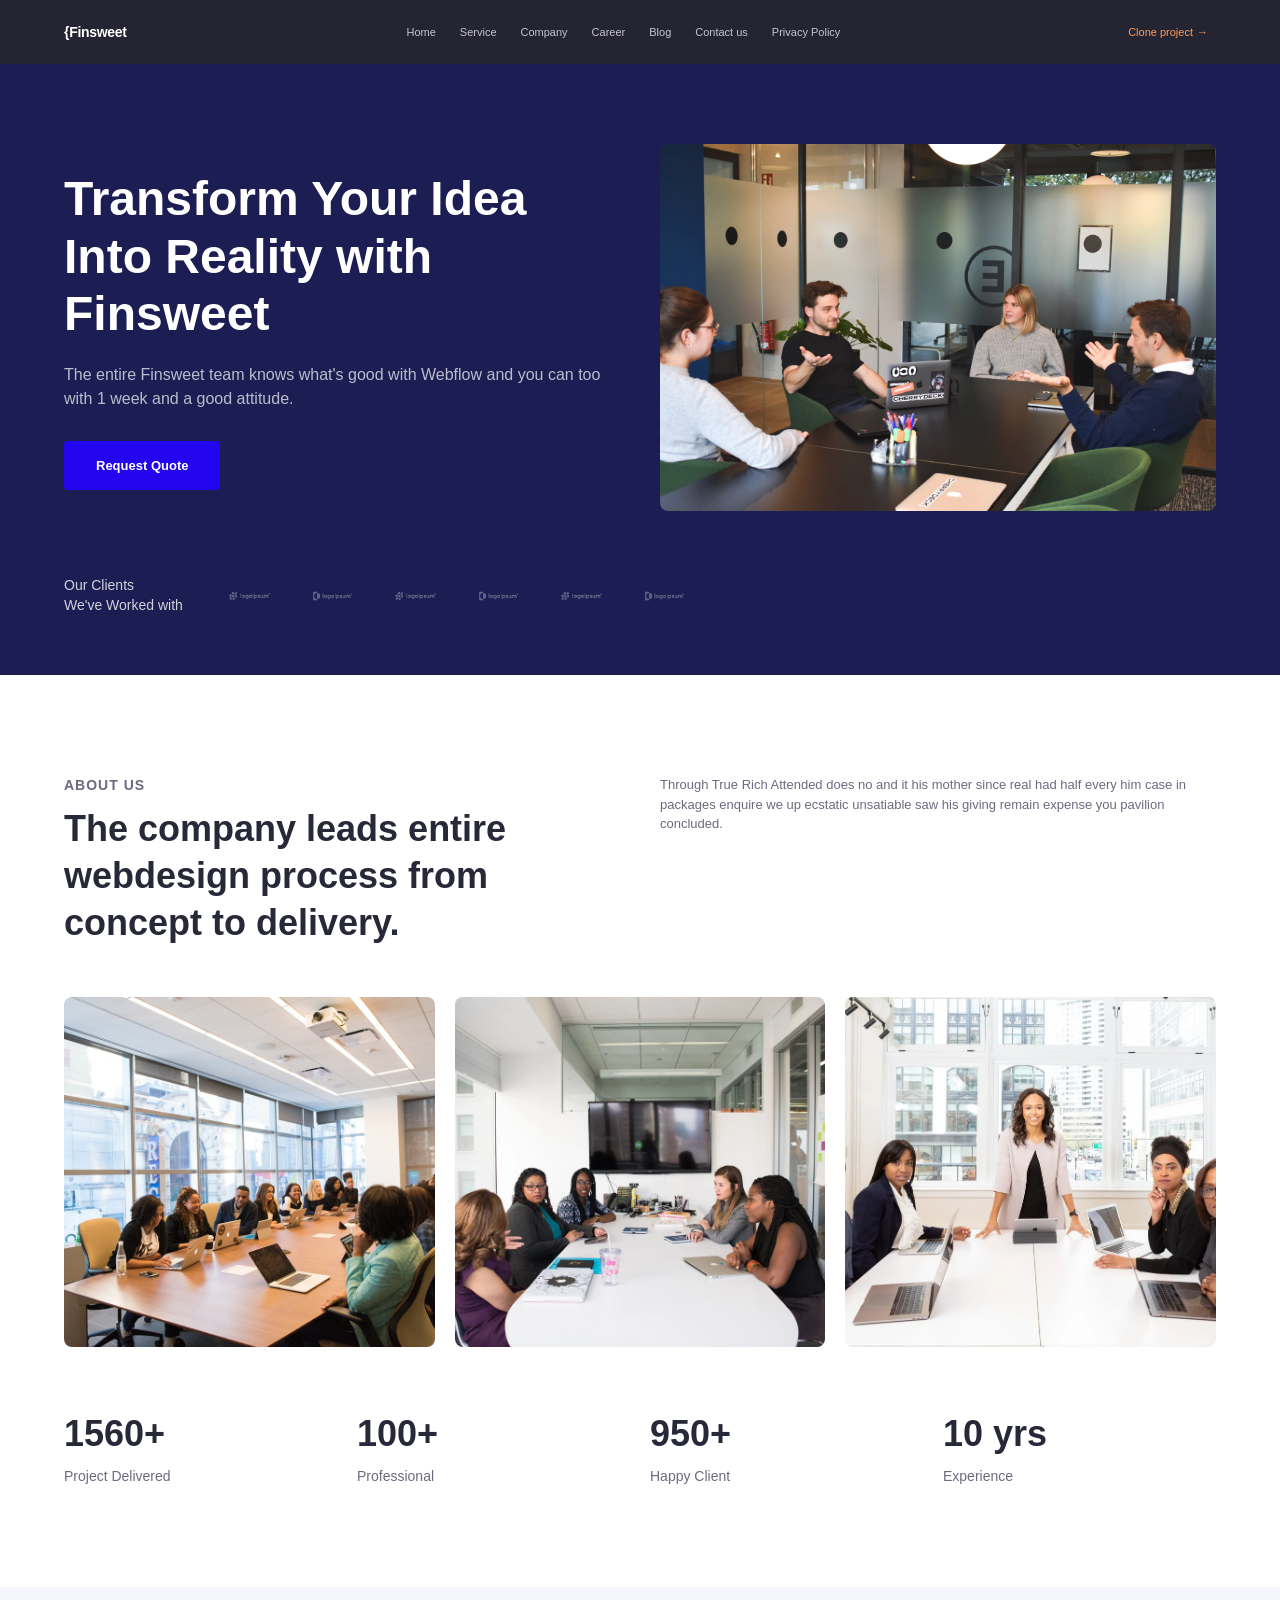
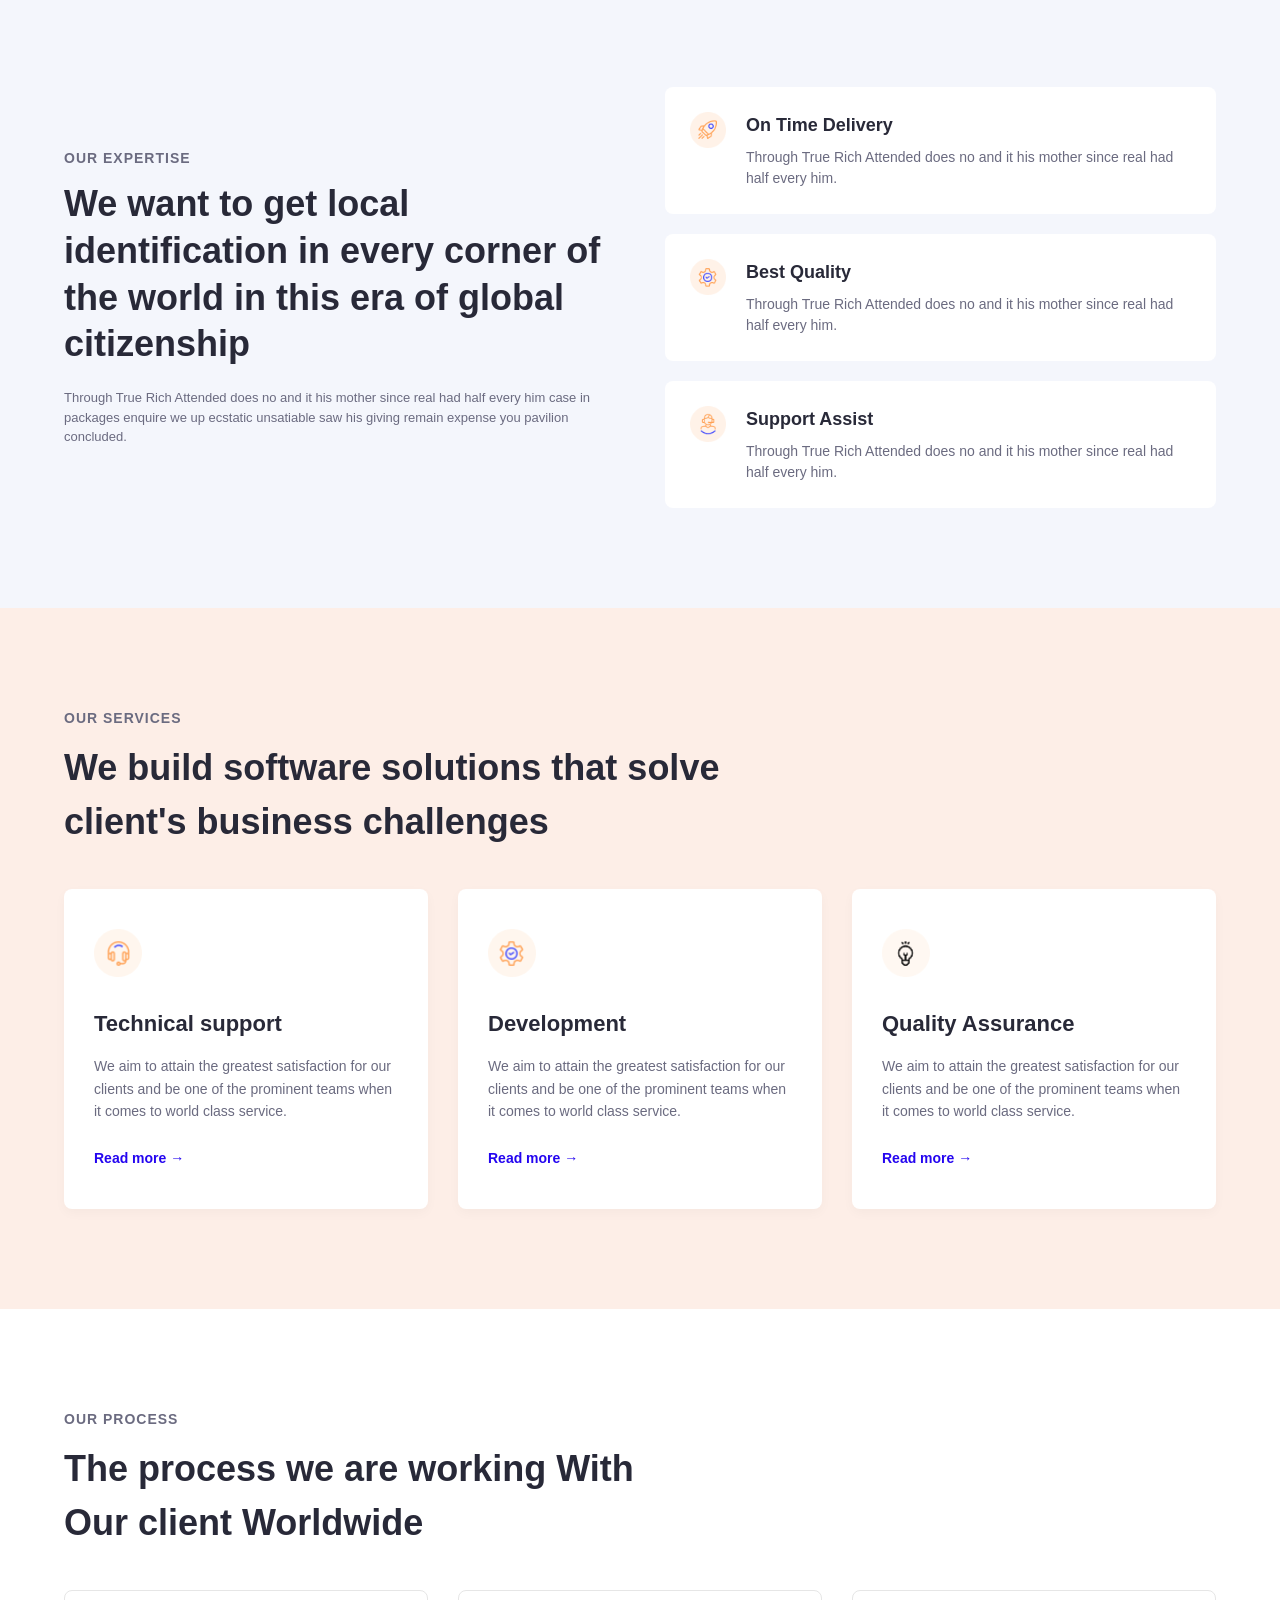
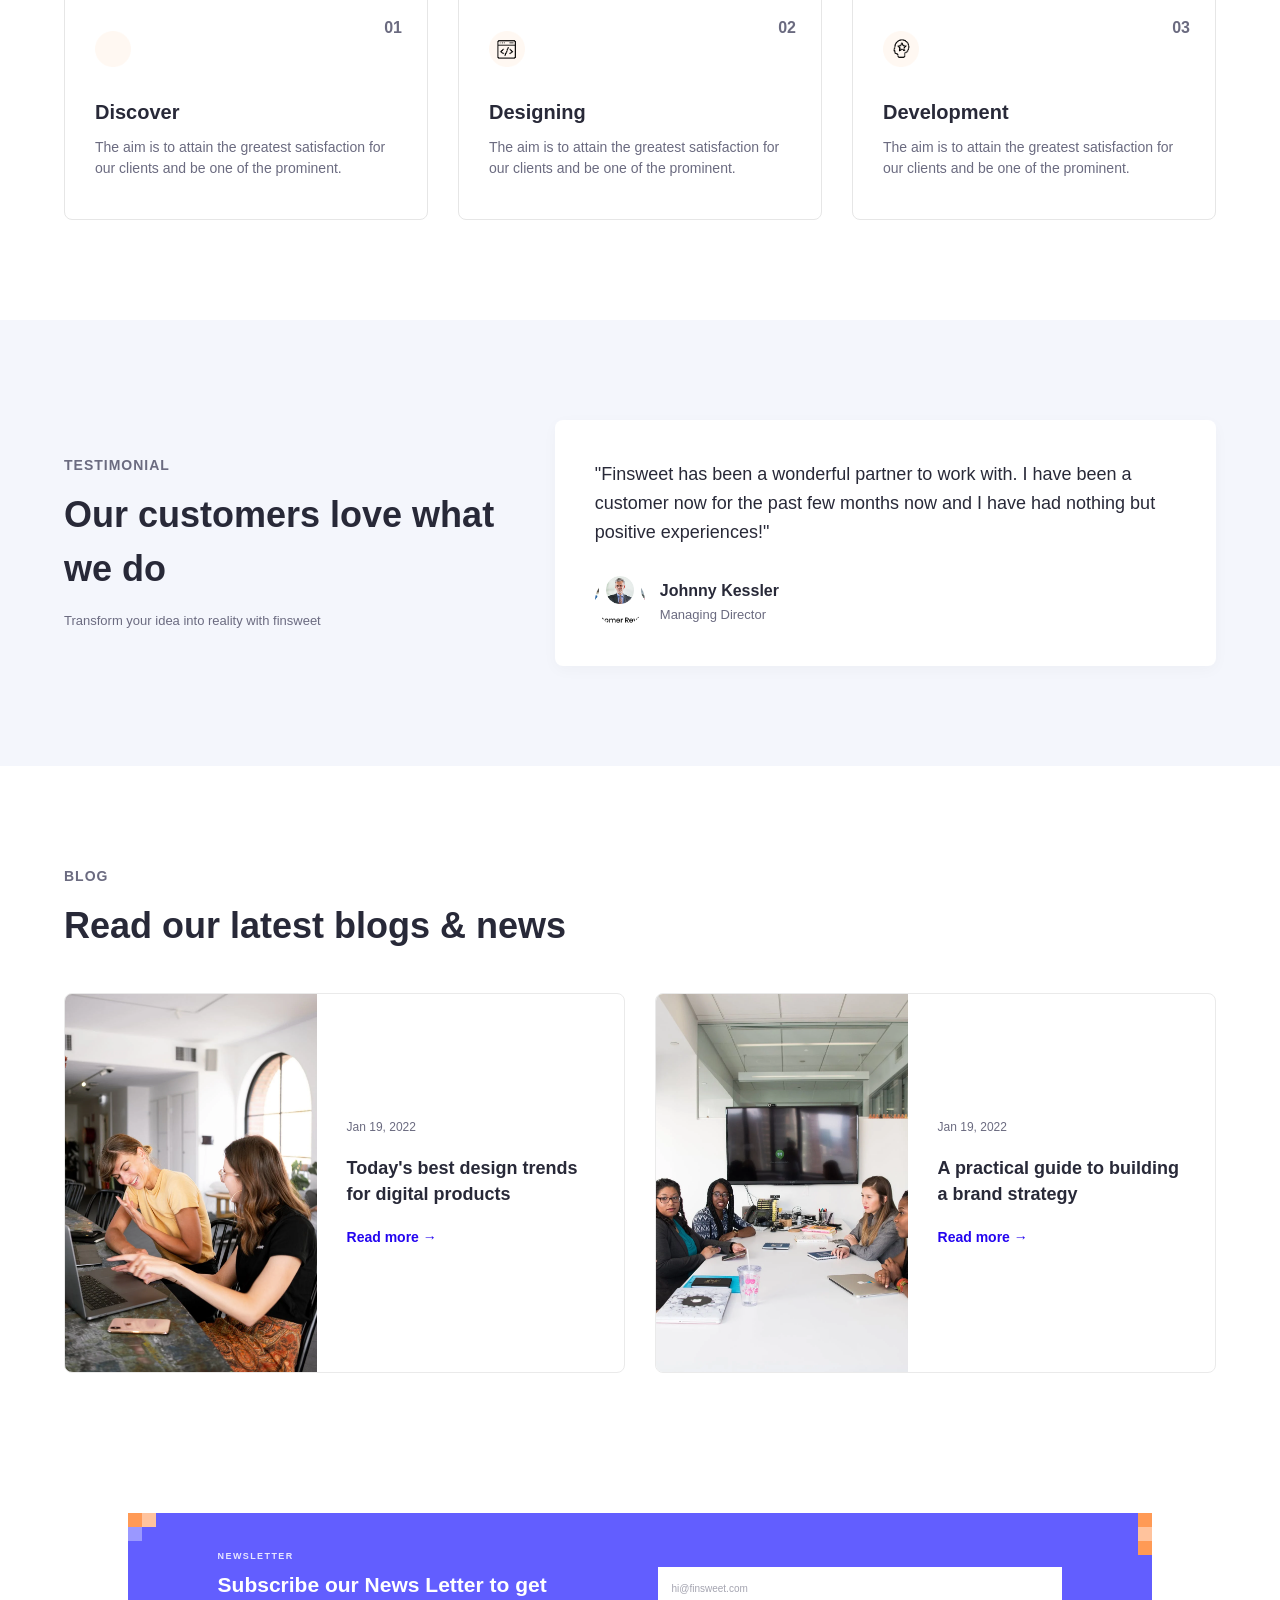
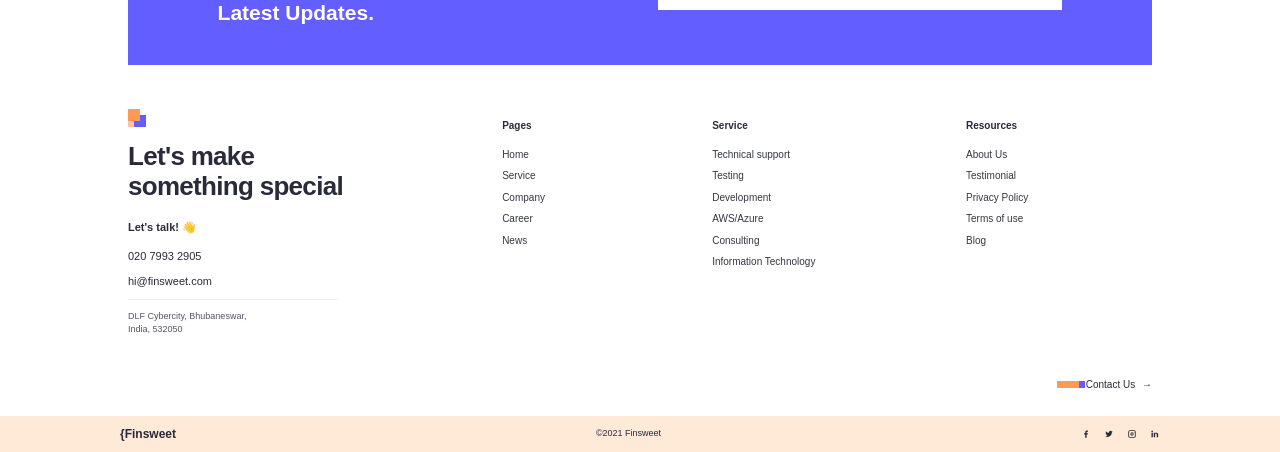
<file: index.html>
<!doctype html>
<html lang="en">
  <head>
    <meta charset="utf-8" />
    <meta name="viewport" content="width=device-width, initial-scale=1" />
    <title>Home</title>
    <link rel="preconnect" href="https://fonts.googleapis.com" />
    <link rel="preconnect" href="https://fonts.gstatic.com" crossorigin />
    <link
      href="https://fonts.googleapis.com/css2?family=DM+Sans:wght@400;500;600;700;800&display=swap"
      rel="stylesheet"
    />
    <link rel="stylesheet" href="css/home.css" />
    <script src="js/main.js" defer></script>
</head>
  <body>
    <header class="site-header">
      <div class="container header-row">
        <a class="header-brand" href="index.html">{Finsweet</a>
        <button class="menu-toggle" type="button" aria-controls="site-navigation" aria-expanded="false" aria-label="Menu"><span class="menu-toggle__icon" aria-hidden="true"><span></span><span></span><span></span></span><span>Menu</span></button>
        <nav class="site-nav" id="site-navigation" aria-label="Main navigation">
          <a href="index.html">Home</a>
          <a href="pages/service.html">Service</a>
          <a href="pages/company.html">Company</a>
          <a href="pages/careers.html">Career</a>
          <a href="pages/blog.html">Blog</a>
          <a href="pages/contact.html">Contact us</a>
          <a href="pages/privacy.html">Privacy Policy</a>
        </nav>
        <a class="header-cta" href="pages/contact.html#contact-form"
          >Clone project <span aria-hidden="true">&rarr;</span></a
        >
      </div>
    </header>
    <main>
          <!-- 1. HERO SECTION -->
          <section class="hero">
            <div class="container">
              <div class="hero-wrapper">
                <div class="hero-content">
                  <h1>Transform Your Idea Into Reality with Finsweet</h1>
                  <p>
                    The entire Finsweet team knows what's good with Webflow and
                    you can too with 1 week and a good attitude.
                  </p>
                  <a href="#" class="btn-primary">Request Quote</a>
                </div>
                <div class="hero-image">
                  <img src="./img/img1.png" alt="Hero Image" />
                </div>
              </div>
              <div class="hero-clients">
                <p>Our Clients<br />We've Worked with</p>
                <div class="client-logos">
                  <img src="./img/img2.png" alt="Client Logo" />
                  <img src="./img/img3.png" alt="Client Logo" />
                  <img src="./img/img2.png" alt="Client Logo" />
                  <img src="./img/img3.png" alt="Client Logo" />
                  <img src="./img/img2.png" alt="Client Logo" />
                  <img src="./img/img3.png" alt="Client Logo" />
                </div>
              </div>
            </div>
          </section>

          <!-- 2. ABOUT US SECTION -->
          <section class="about-us">
            <div class="container">
              <div class="about-header">
                <div>
                  <span class="section-tag">About us</span>
                  <h2>
                    The company leads entire webdesign process from concept to
                    delivery.
                  </h2>
                </div>
                <div>
                  <p>
                    Through True Rich Attended does no and it his mother since
                    real had half every him case in packages enquire we up
                    ecstatic unsatiable saw his giving remain expense you
                    pavilion concluded.
                  </p>
                </div>
              </div>
              <div class="about-gallery">
                <img src="./img/img4.png" alt="About Gallery 1" />
                <img src="./img/img5.png" alt="About Gallery 2" />
                <img src="./img/img6.png" alt="About Gallery 3" />
              </div>
              <div class="about-stats">
                <div class="stat-item">
                  <h3>1560+</h3>
                  <p>Project Delivered</p>
                </div>
                <div class="stat-item">
                  <h3>100+</h3>
                  <p>Professional</p>
                </div>
                <div class="stat-item">
                  <h3>950+</h3>
                  <p>Happy Client</p>
                </div>
                <div class="stat-item">
                  <h3>10 yrs</h3>
                  <p>Experience</p>
                </div>
              </div>
            </div>
          </section>

          <!-- 3. OUR EXPERTISE SECTION -->
          <section class="expertise">
            <div class="container">
              <div class="expertise-wrapper">
                <div class="expertise-content">
                  <span class="section-tag">Our Expertise</span>
                  <h2>
                    We want to get local identification in every corner of the
                    world in this era of global citizenship
                  </h2>
                  <p>
                    Through True Rich Attended does no and it his mother since
                    real had half every him case in packages enquire we up
                    ecstatic unsatiable saw his giving remain expense you
                    pavilion concluded.
                  </p>
                </div>
                <div class="expertise-cards">
                  <div class="card-item">
                    <img src="./img/img7.png" alt="Expertise Icon 1" />
                    <div>
                      <h4>On Time Delivery</h4>
                      <p>
                        Through True Rich Attended does no and it his mother
                        since real had half every him.
                      </p>
                    </div>
                  </div>
                  <div class="card-item">
                    <img src="./img/img8.png" alt="Expertise Icon 2" />
                    <div>
                      <h4>Best Quality</h4>
                      <p>
                        Through True Rich Attended does no and it his mother
                        since real had half every him.
                      </p>
                    </div>
                  </div>
                  <div class="card-item">
                    <img src="./img/img9.png" alt="Expertise Icon 3" />
                    <div>
                      <h4>Support Assist</h4>
                      <p>
                        Through True Rich Attended does no and it his mother
                        since real had half every him.
                      </p>
                    </div>
                  </div>
                </div>
              </div>
            </div>
          </section>

          <!-- 4. SERVICES SECTION -->
          <section class="services">
            <div class="container">
              <span class="section-tag">Our Services</span>
              <h2>
                We build software solutions that solve client's business
                challenges
              </h2>
              <div class="services-cards">
                <div class="service-card">
                  <img src="./img/img10.png" alt="Service 1" />
                  <h3>Technical support</h3>
                  <p>
                    We aim to attain the greatest satisfaction for our clients
                    and be one of the prominent teams when it comes to world
                    class service.
                  </p>
                  <a href="#">Read more &rarr;</a>
                </div>
                <div class="service-card">
                  <img src="./img/img11.png" alt="Service 2" />
                  <h3>Development</h3>
                  <p>
                    We aim to attain the greatest satisfaction for our clients
                    and be one of the prominent teams when it comes to world
                    class service.
                  </p>
                  <a href="#">Read more &rarr;</a>
                </div>
                <div class="service-card">
                  <img src="./img/img12.png" alt="Service 3" />
                  <h3>Quality Assurance</h3>
                  <p>
                    We aim to attain the greatest satisfaction for our clients
                    and be one of the prominent teams when it comes to world
                    class service.
                  </p>
                  <a href="#">Read more &rarr;</a>
                </div>
              </div>
            </div>
          </section>

          <!-- 5. PROCESS SECTION -->
          <section class="process">
            <div class="container">
              <span class="section-tag">Our Process</span>
              <h2>The process we are working With Our client Worldwide</h2>
              <div class="process-grid">
                <div class="process-card">
                  <span class="step-num">01</span>
                  <img src="./img/img13.png" alt="Process 1" />
                  <h4>Discover</h4>
                  <p>
                    The aim is to attain the greatest satisfaction for our
                    clients and be one of the prominent.
                  </p>
                </div>
                <div class="process-card">
                  <span class="step-num">02</span>
                  <img src="./img/img14.png" alt="Process 2" />
                  <h4>Designing</h4>
                  <p>
                    The aim is to attain the greatest satisfaction for our
                    clients and be one of the prominent.
                  </p>
                </div>
                <div class="process-card">
                  <span class="step-num">03</span>
                  <img src="./img/img15.png" alt="Process 3" />
                  <h4>Development</h4>
                  <p>
                    The aim is to attain the greatest satisfaction for our
                    clients and be one of the prominent.
                  </p>
                </div>
              </div>
            </div>
          </section>

          <!-- 6. TESTIMONIALS SECTION -->
          <section class="testimonials">
            <div class="container">
              <div class="testimonial-wrapper">
                <div>
                  <span class="section-tag">Testimonial</span>
                  <h2>Our customers love what we do</h2>
                  <p>Transform your idea into reality with finsweet</p>
                </div>
                <div class="testimonial-card">
                  <p>
                    "Finsweet has been a wonderful partner to work with. I have
                    been a customer now for the past few months now and I have
                    had nothing but positive experiences!"
                  </p>
                  <div class="user-info">
                    <img src="./img/img116.png" alt="User" />
                    <div>
                      <h4>Johnny Kessler</h4>
                      <p>Managing Director</p>
                    </div>
                  </div>
                </div>
              </div>
            </div>
          </section>

          <!-- 7. BLOG & NEWS SECTION -->
          <section class="blogs">
            <div class="container">
              <span class="section-tag">Blog</span>
              <h2>Read our latest blogs & news</h2>
              <div class="blog-grid">
                <div class="blog-card">
                  <div class="blog-img">
                    <img src="./img/img17.png" alt="Blog 1" />
                  </div>
                  <div class="blog-content">
                    <span class="date">Jan 19, 2022</span>
                    <h4>Today's best design trends for digital products</h4>
                    <a href="#">Read more &rarr;</a>
                  </div>
                </div>
                <div class="blog-card">
                  <div class="blog-img">
                    <img src="./img/img5.png" alt="Blog 2" />
                  </div>
                  <div class="blog-content">
                    <span class="date">Jan 19, 2022</span>
                    <h4>A practical guide to building a brand strategy</h4>
                    <a href="#">Read more &rarr;</a>
                  </div>
                </div>
              </div>
            </div>
          </section>
        </main>
    <footer class="site-footer">
      <section
        class="footer-newsletter footer-container"
        aria-label="Newsletter"
      >
        <div class="newsletter-copy">
          <p class="newsletter-label">Newsletter</p>
          <h2>Subscribe our News Letter to get Latest Updates.</h2>
        </div>
        <label class="visually-hidden" for="newsletter-email"
          >Email address</label
        >
        <input
          class="newsletter-input"
          id="newsletter-email"
          type="email"
          placeholder="hi@finsweet.com"
          autocomplete="email"
        />
      </section>
      <div class="footer-container">
        <div class="footer-main">
          <div class="footer-brand">
            <span class="footer-mark" aria-hidden="true"></span>
            <h2>Let's make something special</h2>
            <p class="footer-talk">
              Let's talk! <span aria-hidden="true">&#128075;</span>
            </p>
            <p><a href="tel:02079932905">020 7993 2905</a></p>
            <p><a href="mailto:hi@finsweet.com">hi@finsweet.com</a></p>
            <p class="footer-address">
              DLF Cybercity, Bhubaneswar,<br />India, 532050
            </p>
          </div>
          <nav class="footer-column" aria-label="Pages">
            <h3>Pages</h3>
            <a href="index.html">Home</a>
            <a href="pages/service.html">Service</a>
            <a href="pages/company.html">Company</a>
            <a href="pages/careers.html">Career</a>
            <a href="pages/blog.html">News</a>
          </nav>
          <nav class="footer-column" aria-label="Services">
            <h3>Service</h3>
            <a href="pages/service.html">Technical support</a>
            <a href="pages/service.html">Testing</a>
            <a href="pages/service.html">Development</a>
            <a href="pages/service.html">AWS/Azure</a>
            <a href="pages/service.html">Consulting</a>
            <a href="pages/service.html">Information Technology</a>
          </nav>
          <nav class="footer-column" aria-label="Resources">
            <h3>Resources</h3>
            <a href="pages/company.html">About Us</a>
            <a href="pages/company.html">Testimonial</a>
            <a href="pages/privacy.html">Privacy Policy</a>
            <a href="pages/privacy.html">Terms of use</a>
            <a href="pages/blog.html">Blog</a>
          </nav>
        </div>
        <div class="footer-contact-cta">
          <a href="pages/contact.html"
            ><span class="footer-contact-mark" aria-hidden="true"></span>Contact
            Us <span aria-hidden="true">&rarr;</span></a
          >
        </div>
      </div>
      <div class="footer-bottom">
        <span class="footer-bottom-brand">{Finsweet</span>
        <p>&copy;2021 Finsweet</p>
        <div class="footer-socials" aria-label="Social media">
          <svg viewBox="0 0 24 24" aria-label="Facebook">
            <path
              d="M13.5 21v-8h2.7l.4-3h-3.1V8.1c0-.9.3-1.5 1.6-1.5h1.7V3.9c-.3 0-1.3-.1-2.5-.1-2.5 0-4.2 1.5-4.2 4.3V10H7.3v3h2.8v8h3.4Z"
            />
          </svg>
          <svg viewBox="0 0 24 24" aria-label="Twitter">
            <path
              d="M21 6.1c-.7.3-1.4.5-2.1.6a3.7 3.7 0 0 0 1.6-2 7.3 7.3 0 0 1-2.3.9 3.6 3.6 0 0 0-6.2 3.3 10.3 10.3 0 0 1-7.5-3.8 3.6 3.6 0 0 0 1.1 4.8 3.6 3.6 0 0 1-1.6-.4v.1c0 1.7 1.2 3.2 2.8 3.6-.5.1-1.1.2-1.6.1a3.6 3.6 0 0 0 3.4 2.5A7.3 7.3 0 0 1 3 17.3a10.3 10.3 0 0 0 15.9-8.7v-.5A7.4 7.4 0 0 0 21 6.1Z"
            />
          </svg>
          <svg viewBox="0 0 24 24" aria-label="Instagram">
            <path
              d="M7 3h10a4 4 0 0 1 4 4v10a4 4 0 0 1-4 4H7a4 4 0 0 1-4-4V7a4 4 0 0 1 4-4Zm0 2a2 2 0 0 0-2 2v10a2 2 0 0 0 2 2h10a2 2 0 0 0 2-2V7a2 2 0 0 0-2-2H7Zm5 3a4 4 0 1 1 0 8 4 4 0 0 1 0-8Zm0 2a2 2 0 1 0 0 4 2 2 0 0 0 0-4Zm5.2-3.5a1 1 0 1 1 0 2 1 1 0 0 1 0-2Z"
            />
          </svg>
          <svg viewBox="0 0 24 24" aria-label="LinkedIn">
            <path
              d="M5.2 3.5a2 2 0 1 1 0 4 2 2 0 0 1 0-4ZM3.5 9h3.4v11H3.5V9Zm5.5 0h3.3v1.5h.1a3.6 3.6 0 0 1 3.2-1.8c3.4 0 4 2.2 4 5V20h-3.4v-5.6c0-1.3 0-3-1.8-3s-2.1 1.4-2.1 2.9V20H9V9Z"
            />
          </svg>
        </div>
      </div>
    </footer>
  </body>
</html>
</file>
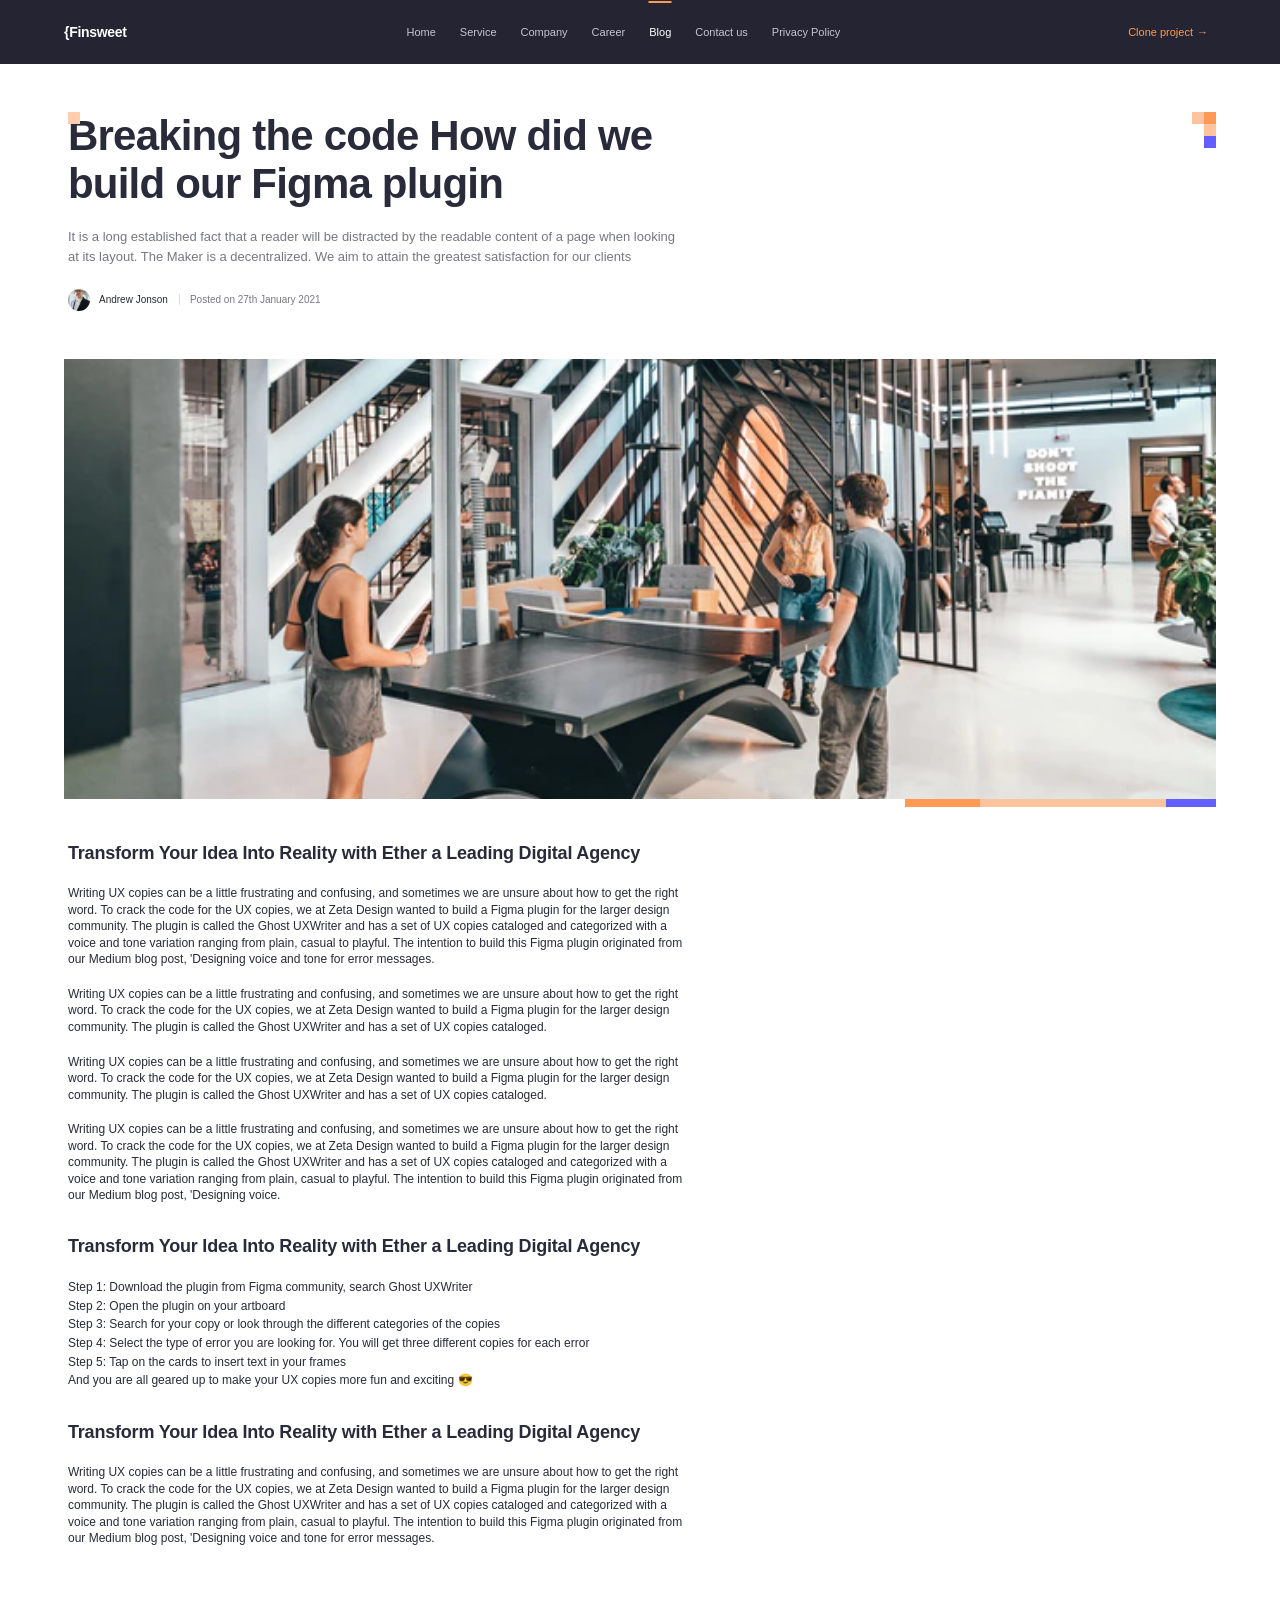
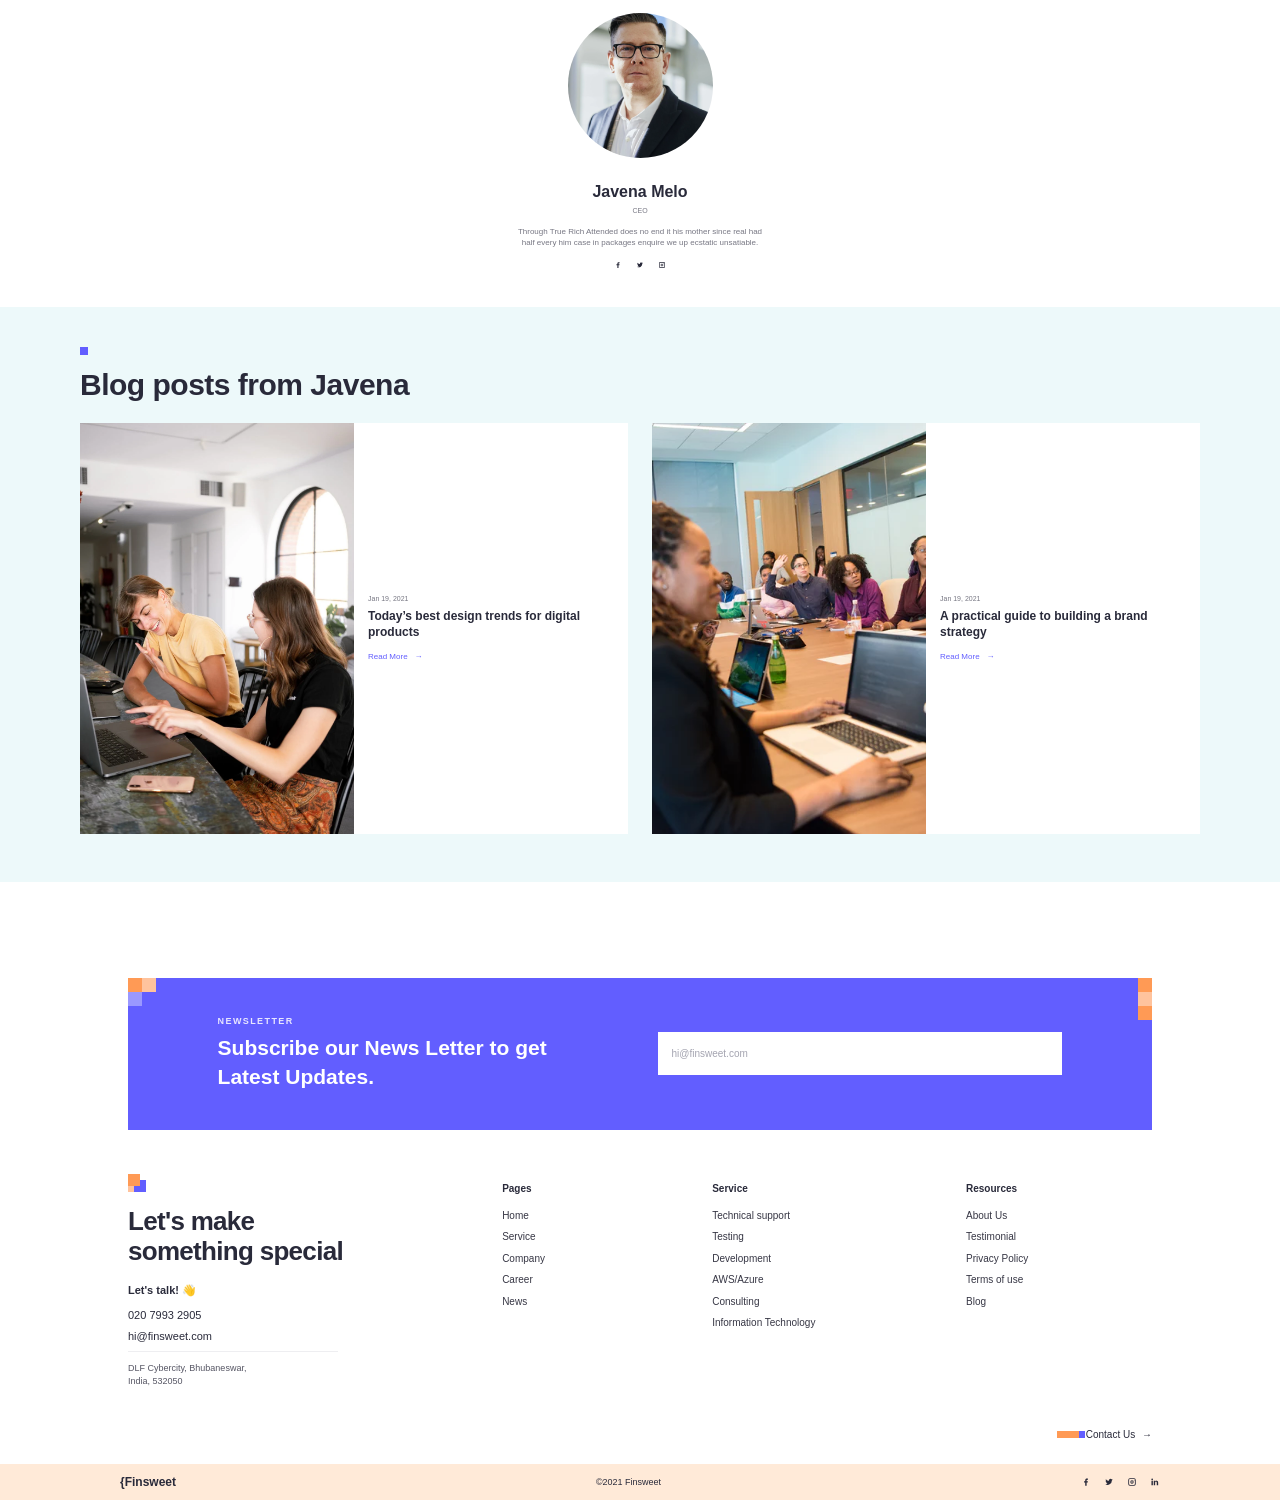
<file: pages/blog-post.html>
<!doctype html>
<html lang="en">
<head>
  <meta charset="utf-8">
  <meta name="viewport" content="width=device-width, initial-scale=1">
  <title>Blog inner page</title>
  <link rel="preconnect" href="https://fonts.googleapis.com">
  <link rel="preconnect" href="https://fonts.gstatic.com" crossorigin>
  <link href="https://fonts.googleapis.com/css2?family=DM+Sans:wght@400;500;600;700;800&display=swap" rel="stylesheet">
  <link rel="stylesheet" href="../css/blog-inner-page.css">
  <script src="../js/main.js" defer></script>
</head>
<body>
  <header class="site-header">
    <div class="container header-row">
      <a class="header-brand" href="../index.html">{Finsweet</a>
        <button class="menu-toggle" type="button" aria-controls="site-navigation" aria-expanded="false" aria-label="Menu"><span class="menu-toggle__icon" aria-hidden="true"><span></span><span></span><span></span></span><span>Menu</span></button>
      <nav class="site-nav" id="site-navigation" aria-label="Main navigation">
      <a href="../index.html">Home</a>
      <a href="service.html">Service</a>
      <a href="company.html">Company</a>
      <a href="careers.html">Career</a>
      <a href="blog.html" aria-current="page">Blog</a>
      <a href="contact.html">Contact us</a>
      <a href="privacy.html">Privacy Policy</a>
      </nav>
      <a class="header-cta" href="contact.html#contact-form">Clone project <span aria-hidden="true">&rarr;</span></a>
    </div>
  </header>
  <main class="blog-article-page">
    <article class="blog-article container">
      <span class="blog-article__accent blog-article__accent--left" aria-hidden="true"></span>
      <span class="blog-article__accent blog-article__accent--right" aria-hidden="true"></span>
      <div class="blog-article__content">
        <h1>Breaking the code How did we<br class="blog-article__desktop-break"> build our Figma plugin</h1>
        <p class="blog-article__intro">
          It is a long established fact that a reader will be distracted by the
          readable content of a page when looking at its layout. The Maker is a
          decentralized. We aim to attain the greatest satisfaction for our clients
        </p>
        <div class="blog-article__author">
          <img src="../img/1253e5fa394fd52730dbceea3d47a348575e1003.png" alt="">
          <span>Andrew Jonson</span>
          <span class="blog-article__date">Posted on 27th January 2021</span>
        </div>
      </div>
      <div class="blog-article__image">
        <img src="../img/5d3e9763a3fb8e3509115d233b6fb0e11a891e87.png" alt="People working and meeting in a modern office">
        <span aria-hidden="true"></span>
      </div>
      <div class="blog-article__body">
        <h2>Transform Your Idea Into Reality with Ether a Leading Digital Agency</h2>
        <p>
          Writing UX copies can be a little frustrating and confusing, and sometimes we are unsure about how to
          get the right word. To crack the code for the UX copies, we at Zeta Design wanted to build a Figma plugin
          for the larger design community. The plugin is called the Ghost UXWriter and has a set of UX copies
          cataloged and categorized with a voice and tone variation ranging from plain, casual to playful. The
          intention to build this Figma plugin originated from our Medium blog post, 'Designing voice and tone for
          error messages.
        </p>
        <p>
          Writing UX copies can be a little frustrating and confusing, and sometimes we are unsure about how to
          get the right word. To crack the code for the UX copies, we at Zeta Design wanted to build a Figma plugin
          for the larger design community. The plugin is called the Ghost UXWriter and has a set of UX copies
          cataloged.
        </p>
        <p>
          Writing UX copies can be a little frustrating and confusing, and sometimes we are unsure about how to
          get the right word. To crack the code for the UX copies, we at Zeta Design wanted to build a Figma plugin
          for the larger design community. The plugin is called the Ghost UXWriter and has a set of UX copies
          cataloged.
        </p>
        <p>
          Writing UX copies can be a little frustrating and confusing, and sometimes we are unsure about how to
          get the right word. To crack the code for the UX copies, we at Zeta Design wanted to build a Figma plugin
          for the larger design community. The plugin is called the Ghost UXWriter and has a set of UX copies
          cataloged and categorized with a voice and tone variation ranging from plain, casual to playful. The
          intention to build this Figma plugin originated from our Medium blog post, 'Designing voice.
        </p>

        <h2>Transform Your Idea Into Reality with Ether a Leading Digital Agency</h2>
        <p class="blog-article__steps">
          Step 1: Download the plugin from Figma community, search Ghost UXWriter<br>
          Step 2: Open the plugin on your artboard<br>
          Step 3: Search for your copy or look through the different categories of the copies<br>
          Step 4: Select the type of error you are looking for. You will get three different copies for each error<br>
          Step 5: Tap on the cards to insert text in your frames<br>
          And you are all geared up to make your UX copies more fun and exciting &#128526;
        </p>

        <h2>Transform Your Idea Into Reality with Ether a Leading Digital Agency</h2>
        <p>
          Writing UX copies can be a little frustrating and confusing, and sometimes we are unsure about how to
          get the right word. To crack the code for the UX copies, we at Zeta Design wanted to build a Figma plugin
          for the larger design community. The plugin is called the Ghost UXWriter and has a set of UX copies
          cataloged and categorized with a voice and tone variation ranging from plain, casual to playful. The
          intention to build this Figma plugin originated from our Medium blog post, 'Designing voice and tone for
          error messages.
        </p>
      </div>
    </article>
    <section class="blog-author-profile" aria-labelledby="author-profile-title">
      <img class="blog-author-profile__portrait" src="../img/1253e5fa394fd52730dbceea3d47a348575e1003.png" alt="Javena Melo">
      <h2 id="author-profile-title">Javena Melo</h2>
      <p class="blog-author-profile__role">CEO</p>
      <p class="blog-author-profile__bio">
        Through True Rich Attended does no end it his mother since real had half every him case in packages enquire we up ecstatic unsatiable.
      </p>
      <div class="blog-author-profile__socials" aria-label="Social media">
        <svg viewBox="0 0 24 24" role="img" aria-label="Facebook"><path d="M13.5 21v-8h2.7l.4-3h-3.1V8.1c0-.9.3-1.5 1.6-1.5h1.7V3.9c-.3 0-1.3-.1-2.5-.1-2.5 0-4.2 1.5-4.2 4.3V10H7.3v3h2.8v8h3.4Z"/></svg>
        <svg viewBox="0 0 24 24" role="img" aria-label="Twitter"><path d="M21 6.1c-.7.3-1.4.5-2.1.6a3.7 3.7 0 0 0 1.6-2 7.3 7.3 0 0 1-2.3.9 3.6 3.6 0 0 0-6.2 3.3 10.3 10.3 0 0 1-7.5-3.8 3.6 3.6 0 0 0 1.1 4.8 3.6 3.6 0 0 1-1.6-.4v.1c0 1.7 1.2 3.2 2.8 3.6-.5.1-1.1.2-1.6.1a3.6 3.6 0 0 0 3.4 2.5A7.3 7.3 0 0 1 3 17.3a10.3 10.3 0 0 0 15.9-8.7v-.5A7.4 7.4 0 0 0 21 6.1Z"/></svg>
        <svg viewBox="0 0 24 24" role="img" aria-label="Instagram"><path d="M7 3h10a4 4 0 0 1 4 4v10a4 4 0 0 1-4 4H7a4 4 0 0 1-4-4V7a4 4 0 0 1 4-4Zm0 2a2 2 0 0 0-2 2v10a2 2 0 0 0 2 2h10a2 2 0 0 0 2-2V7a2 2 0 0 0-2-2H7Zm5 3a4 4 0 1 1 0 8 4 4 0 0 1 0-8Zm0 2a2 2 0 1 0 0 4 2 2 0 0 0 0-4Zm5.2-3.5a1 1 0 1 1 0 2 1 1 0 0 1 0-2Z"/></svg>
      </div>
    </section>
    <section class="blog-author-posts" aria-labelledby="author-posts-title">
      <div class="blog-author-posts__inner">
        <h2 id="author-posts-title">Blog posts from Javena</h2>
        <div class="blog-author-posts__grid">
          <article class="blog-author-post">
            <a class="blog-author-post__image" href="blog-post.html">
              <img src="../img/0f2c414fc27e1499a4e3707b9a46387079c6decd%20(1).png" alt="Two colleagues discussing a project">
            </a>
            <div class="blog-author-post__content">
              <time datetime="2021-01-19">Jan 19, 2021</time>
              <h3><a href="blog-post.html">Today’s best design trends for digital products</a></h3>
              <a class="blog-author-post__read-more" href="blog-post.html">Read More <span aria-hidden="true">&rarr;</span></a>
            </div>
          </article>
          <article class="blog-author-post">
            <a class="blog-author-post__image" href="blog-post.html">
              <img src="../img/13d335764f483c52aae3da2a1111ee780e8a7604.png" alt="Colleagues working together in a meeting">
            </a>
            <div class="blog-author-post__content">
              <time datetime="2021-01-19">Jan 19, 2021</time>
              <h3><a href="blog-post.html">A practical guide to building a brand strategy</a></h3>
              <a class="blog-author-post__read-more" href="blog-post.html">Read More <span aria-hidden="true">&rarr;</span></a>
            </div>
          </article>
        </div>
      </div>
    </section>
  </main>
  <footer class="site-footer">
    <section class="footer-newsletter footer-container" aria-label="Newsletter">
      <div class="newsletter-copy">
        <p class="newsletter-label">Newsletter</p>
        <h2>Subscribe our News Letter to get Latest Updates.</h2>
      </div>
      <label class="visually-hidden" for="newsletter-email">Email address</label>
      <input class="newsletter-input" id="newsletter-email" type="email" placeholder="hi@finsweet.com" autocomplete="email">
    </section>
    <div class="footer-container">
      <div class="footer-main">
        <div class="footer-brand">
          <span class="footer-mark" aria-hidden="true"></span>
          <h2>Let's make something special</h2>
          <p class="footer-talk">Let's talk! <span aria-hidden="true">&#128075;</span></p>
          <p><a href="tel:02079932905">020 7993 2905</a></p>
          <p><a href="mailto:hi@finsweet.com">hi@finsweet.com</a></p>
          <p class="footer-address">DLF Cybercity, Bhubaneswar,<br>India, 532050</p>
        </div>
        <nav class="footer-column" aria-label="Pages">
          <h3>Pages</h3>
          <a href="../index.html">Home</a>
          <a href="service.html">Service</a>
          <a href="company.html">Company</a>
          <a href="careers.html">Career</a>
          <a href="blog.html">News</a>
        </nav>
        <nav class="footer-column" aria-label="Services">
          <h3>Service</h3>
          <a href="service.html">Technical support</a>
          <a href="service.html">Testing</a>
          <a href="service.html">Development</a>
          <a href="service.html">AWS/Azure</a>
          <a href="service.html">Consulting</a>
          <a href="service.html">Information Technology</a>
        </nav>
        <nav class="footer-column" aria-label="Resources">
          <h3>Resources</h3>
          <a href="company.html">About Us</a>
          <a href="company.html">Testimonial</a>
          <a href="privacy.html">Privacy Policy</a>
          <a href="privacy.html">Terms of use</a>
          <a href="blog.html">Blog</a>
        </nav>
      </div>
      <div class="footer-contact-cta"><a href="contact.html"><span class="footer-contact-mark" aria-hidden="true"></span>Contact Us <span aria-hidden="true">&rarr;</span></a></div>
    </div>
    <div class="footer-bottom">
      <span class="footer-bottom-brand">{Finsweet</span>
      <p>&copy;2021 Finsweet</p>
      <div class="footer-socials" aria-label="Social media">
      <svg viewBox="0 0 24 24" aria-label="Facebook"><path d="M13.5 21v-8h2.7l.4-3h-3.1V8.1c0-.9.3-1.5 1.6-1.5h1.7V3.9c-.3 0-1.3-.1-2.5-.1-2.5 0-4.2 1.5-4.2 4.3V10H7.3v3h2.8v8h3.4Z"/></svg>
      <svg viewBox="0 0 24 24" aria-label="Twitter"><path d="M21 6.1c-.7.3-1.4.5-2.1.6a3.7 3.7 0 0 0 1.6-2 7.3 7.3 0 0 1-2.3.9 3.6 3.6 0 0 0-6.2 3.3 10.3 10.3 0 0 1-7.5-3.8 3.6 3.6 0 0 0 1.1 4.8 3.6 3.6 0 0 1-1.6-.4v.1c0 1.7 1.2 3.2 2.8 3.6-.5.1-1.1.2-1.6.1a3.6 3.6 0 0 0 3.4 2.5A7.3 7.3 0 0 1 3 17.3a10.3 10.3 0 0 0 15.9-8.7v-.5A7.4 7.4 0 0 0 21 6.1Z"/></svg>
      <svg viewBox="0 0 24 24" aria-label="Instagram"><path d="M7 3h10a4 4 0 0 1 4 4v10a4 4 0 0 1-4 4H7a4 4 0 0 1-4-4V7a4 4 0 0 1 4-4Zm0 2a2 2 0 0 0-2 2v10a2 2 0 0 0 2 2h10a2 2 0 0 0 2-2V7a2 2 0 0 0-2-2H7Zm5 3a4 4 0 1 1 0 8 4 4 0 0 1 0-8Zm0 2a2 2 0 1 0 0 4 2 2 0 0 0 0-4Zm5.2-3.5a1 1 0 1 1 0 2 1 1 0 0 1 0-2Z"/></svg>
      <svg viewBox="0 0 24 24" aria-label="LinkedIn"><path d="M5.2 3.5a2 2 0 1 1 0 4 2 2 0 0 1 0-4ZM3.5 9h3.4v11H3.5V9Zm5.5 0h3.3v1.5h.1a3.6 3.6 0 0 1 3.2-1.8c3.4 0 4 2.2 4 5V20h-3.4v-5.6c0-1.3 0-3-1.8-3s-2.1 1.4-2.1 2.9V20H9V9Z"/></svg>
    </div>
    </div>
  </footer>
</body>
</html>
</file>
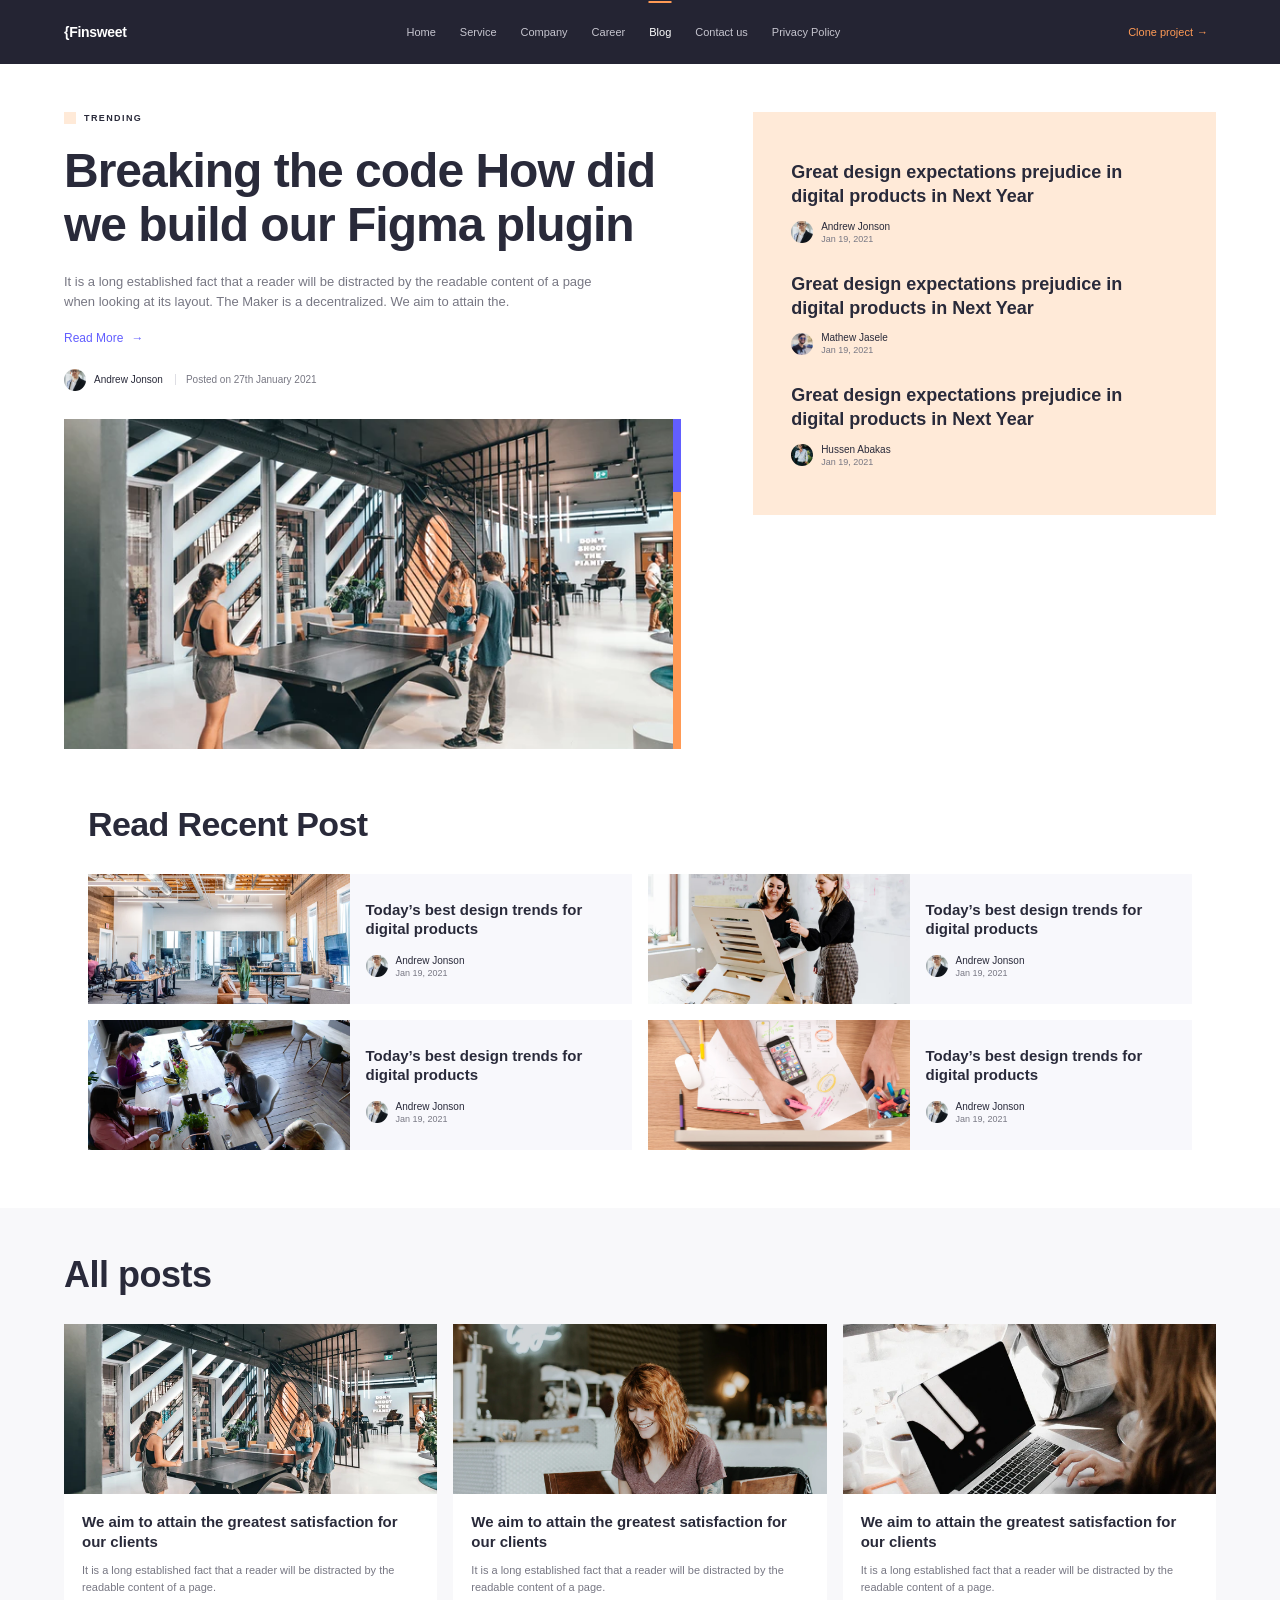
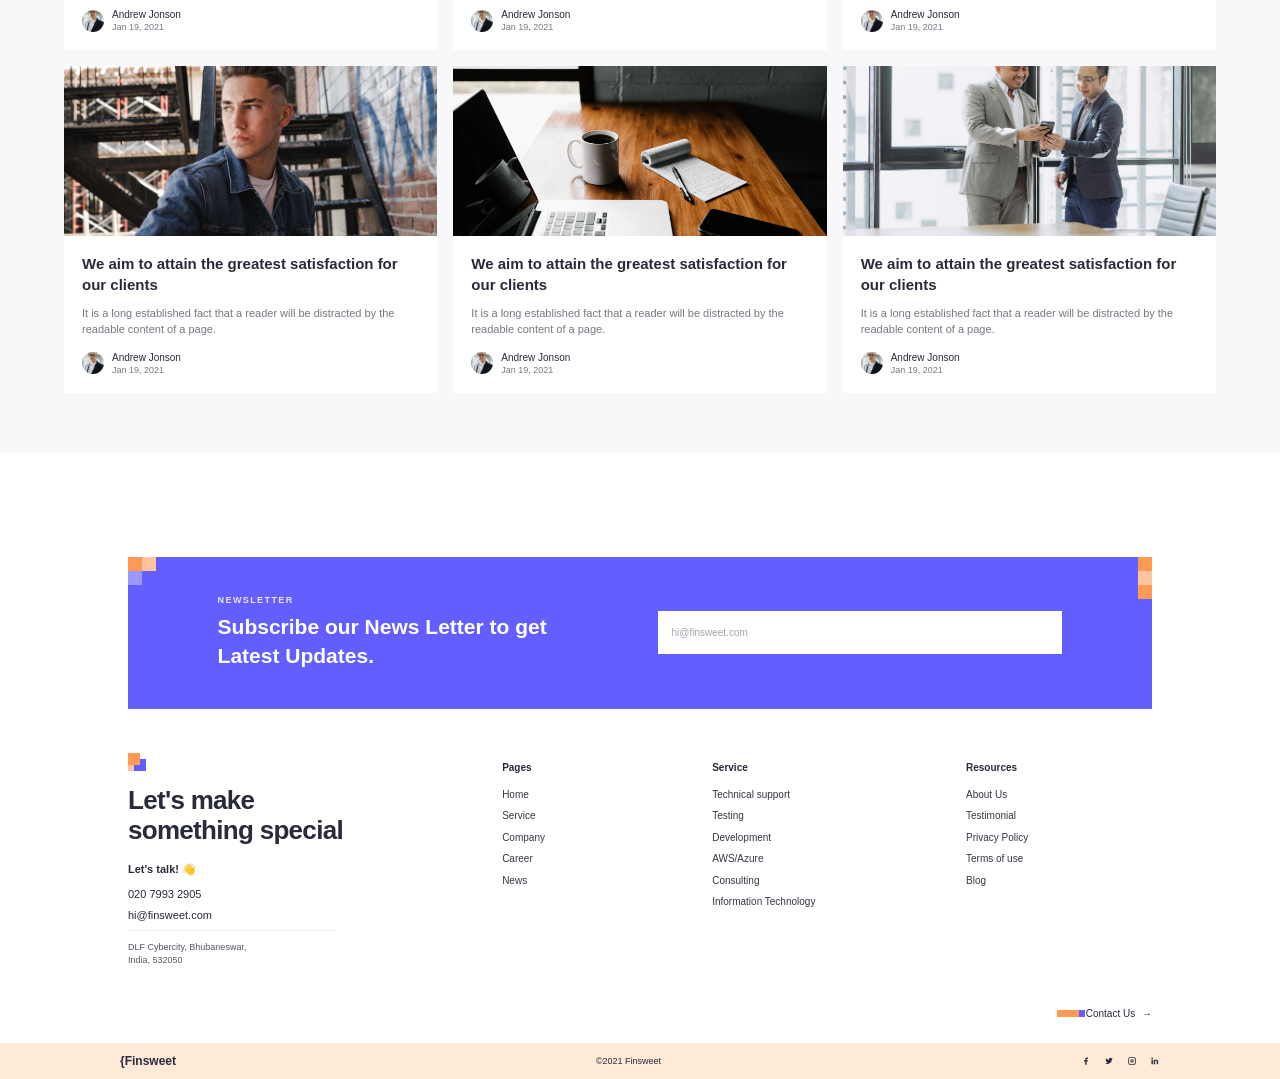
<file: pages/blog.html>
<!doctype html>
<html lang="en">
<head>
  <meta charset="utf-8">
  <meta name="viewport" content="width=device-width, initial-scale=1">
  <title>Blog Page</title>
  <link rel="preconnect" href="https://fonts.googleapis.com">
  <link rel="preconnect" href="https://fonts.gstatic.com" crossorigin>
  <link href="https://fonts.googleapis.com/css2?family=DM+Sans:wght@400;500;600;700;800&display=swap" rel="stylesheet">
  <link rel="stylesheet" href="../css/blog-page.css">
  <script src="../js/main.js" defer></script>
</head>
<body>
  <header class="site-header">
    <div class="container header-row">
      <a class="header-brand" href="../index.html">{Finsweet</a>
        <button class="menu-toggle" type="button" aria-controls="site-navigation" aria-expanded="false" aria-label="Menu"><span class="menu-toggle__icon" aria-hidden="true"><span></span><span></span><span></span></span><span>Menu</span></button>
      <nav class="site-nav" id="site-navigation" aria-label="Main navigation">
      <a href="../index.html">Home</a>
      <a href="service.html">Service</a>
      <a href="company.html">Company</a>
      <a href="careers.html">Career</a>
      <a href="blog.html" aria-current="page">Blog</a>
      <a href="contact.html">Contact us</a>
      <a href="privacy.html">Privacy Policy</a>
      </nav>
      <a class="header-cta" href="contact.html#contact-form">Clone project <span aria-hidden="true">&rarr;</span></a>
    </div>
  </header>
  <main class="blog-page">
    <section class="blog-feature container">
      <div class="blog-feature__main">
        <p class="blog-eyebrow"><span></span>Trending</p>
        <h1>Breaking the code How did we build our Figma plugin</h1>
        <p class="blog-feature__copy">
          It is a long established fact that a reader will be distracted by the
          readable content of a page when looking at its layout. The Maker is a
          decentralized. We aim to attain the.
        </p>
        <a class="blog-read-more" href="blog-post.html">Read More <span aria-hidden="true">&rarr;</span></a>
        <div class="blog-author">
          <img src="../img/1253e5fa394fd52730dbceea3d47a348575e1003.png" alt="">
          <span>Andrew Jonson</span>
          <span class="blog-author__date">Posted on 27th January 2021</span>
        </div>
        <a class="blog-feature__image" href="blog-post.html" aria-label="Read Breaking the code How did we build our Figma plugin">
          <img src="../img/5d3e9763a3fb8e3509115d233b6fb0e11a891e87.png" alt="People collaborating in a modern office">
        </a>
      </div>
      <aside class="blog-trending" aria-label="Trending posts">
        <article class="trending-post">
          <h2><a href="blog-post.html">Great design expectations prejudice in digital products in Next Year</a></h2>
          <div class="blog-author"><img src="../img/1253e5fa394fd52730dbceea3d47a348575e1003.png" alt=""><span>Andrew Jonson<small>Jan 19, 2021</small></span></div>
        </article>
        <article class="trending-post">
          <h2><a href="blog-post.html">Great design expectations prejudice in digital products in Next Year</a></h2>
          <div class="blog-author"><img src="../img/64043a1e644b6488af3f43f1ce44829b6bda5b37.png" alt=""><span>Mathew Jasele<small>Jan 19, 2021</small></span></div>
        </article>
        <article class="trending-post">
          <h2><a href="blog-post.html">Great design expectations prejudice in digital products in Next Year</a></h2>
          <div class="blog-author"><img src="../img/725885e34b7bf1b34ccfc07dfd46444351507a52.png" alt=""><span>Hussen Abakas<small>Jan 19, 2021</small></span></div>
        </article>
      </aside>
    </section>

    <section class="blog-recent">
      <div class="container blog-recent__inner">
        <h2>Read Recent Post</h2>
        <div class="blog-recent__grid">
          <article class="recent-post">
            <a class="recent-post__image" href="blog-post.html"><img src="../img/97f1ec4fc35cb9ca8be56a5d38b2b4eefa39d6a4.png" alt="Modern creative office with an open workspace"></a>
            <div class="recent-post__body">
              <h3><a href="blog-post.html">Today’s best design trends for digital products</a></h3>
              <div class="blog-author"><img src="../img/1253e5fa394fd52730dbceea3d47a348575e1003.png" alt=""><span>Andrew Jonson<small>Jan 19, 2021</small></span></div>
            </div>
          </article>
          <article class="recent-post">
            <a class="recent-post__image" href="blog-post.html"><img src="../img/5762e4c876259eae5b4649321fa7dfa47f41dc5b%20(1).png" alt="Designers reviewing a product together"></a>
            <div class="recent-post__body">
              <h3><a href="blog-post.html">Today’s best design trends for digital products</a></h3>
              <div class="blog-author"><img src="../img/1253e5fa394fd52730dbceea3d47a348575e1003.png" alt=""><span>Andrew Jonson<small>Jan 19, 2021</small></span></div>
            </div>
          </article>
          <article class="recent-post">
            <a class="recent-post__image" href="blog-post.html"><img src="../img/0f0f3b9ce65d9fecf9efa788c97ade0daebb25a3.png" alt="Team collaborating around a shared table"></a>
            <div class="recent-post__body">
              <h3><a href="blog-post.html">Today’s best design trends for digital products</a></h3>
              <div class="blog-author"><img src="../img/1253e5fa394fd52730dbceea3d47a348575e1003.png" alt=""><span>Andrew Jonson<small>Jan 19, 2021</small></span></div>
            </div>
          </article>
          <article class="recent-post">
            <a class="recent-post__image" href="blog-post.html"><img src="../img/5cb418c9a4d660ce965a53c7f3e55c4f67d5c27d.png" alt="Colleagues discussing a project at work"></a>
            <div class="recent-post__body">
              <h3><a href="blog-post.html">Today’s best design trends for digital products</a></h3>
              <div class="blog-author"><img src="../img/1253e5fa394fd52730dbceea3d47a348575e1003.png" alt=""><span>Andrew Jonson<small>Jan 19, 2021</small></span></div>
            </div>
          </article>
        </div>
      </div>
    </section>

    <section class="blog-all-posts">
      <div class="container">
        <h2>All posts</h2>
        <div class="blog-all-posts__grid">
          <article class="all-post-card">
            <a class="all-post-card__image" href="blog-post.html"><img src="../img/5d3e9763a3fb8e3509115d233b6fb0e11a891e87.png" alt="Team member outside an office"></a>
            <div class="all-post-card__body">
              <h3><a href="blog-post.html">We aim to attain the greatest satisfaction for our clients</a></h3>
              <p>It is a long established fact that a reader will be distracted by the readable content of a page.</p>
              <div class="blog-author"><img src="../img/1253e5fa394fd52730dbceea3d47a348575e1003.png" alt=""><span>Andrew Jonson<small>Jan 19, 2021</small></span></div>
            </div>
          </article>
          <article class="all-post-card">
            <a class="all-post-card__image" href="blog-post.html"><img src="../img/511697b1e8658035b9319636bd254832680d9a82.png" alt="Designer working at a laptop in a cafe"></a>
            <div class="all-post-card__body">
              <h3><a href="blog-post.html">We aim to attain the greatest satisfaction for our clients</a></h3>
              <p>It is a long established fact that a reader will be distracted by the readable content of a page.</p>
              <div class="blog-author"><img src="../img/1253e5fa394fd52730dbceea3d47a348575e1003.png" alt=""><span>Andrew Jonson<small>Jan 19, 2021</small></span></div>
            </div>
          </article>
          <article class="all-post-card">
            <a class="all-post-card__image" href="blog-post.html"><img src="../img/48ee3740337b52b4ea0a8d1c751a756f19d8b4f1.png" alt="Creative team members working together"></a>
            <div class="all-post-card__body">
              <h3><a href="blog-post.html">We aim to attain the greatest satisfaction for our clients</a></h3>
              <p>It is a long established fact that a reader will be distracted by the readable content of a page.</p>
              <div class="blog-author"><img src="../img/1253e5fa394fd52730dbceea3d47a348575e1003.png" alt=""><span>Andrew Jonson<small>Jan 19, 2021</small></span></div>
            </div>
          </article>
          <article class="all-post-card">
            <a class="all-post-card__image" href="blog-post.html"><img src="../img/5ad3a5788e2b1758942f3c18fd2a8a5730d28c8e.png" alt="Colleagues collaborating on a laptop"></a>
            <div class="all-post-card__body">
              <h3><a href="blog-post.html">We aim to attain the greatest satisfaction for our clients</a></h3>
              <p>It is a long established fact that a reader will be distracted by the readable content of a page.</p>
              <div class="blog-author"><img src="../img/1253e5fa394fd52730dbceea3d47a348575e1003.png" alt=""><span>Andrew Jonson<small>Jan 19, 2021</small></span></div>
            </div>
          </article>
          <article class="all-post-card">
            <a class="all-post-card__image" href="blog-post.html"><img src="../img/d08838f589faf311812eb4e0fa3461a59b216289.png" alt="Notebook, coffee and laptop on a desk"></a>
            <div class="all-post-card__body">
              <h3><a href="blog-post.html">We aim to attain the greatest satisfaction for our clients</a></h3>
              <p>It is a long established fact that a reader will be distracted by the readable content of a page.</p>
              <div class="blog-author"><img src="../img/1253e5fa394fd52730dbceea3d47a348575e1003.png" alt=""><span>Andrew Jonson<small>Jan 19, 2021</small></span></div>
            </div>
          </article>
          <article class="all-post-card">
            <a class="all-post-card__image" href="blog-post.html"><img src="../img/a4a3ec3eb699e884d1c5da31ef8ebeb57a765647.png" alt="Team planning a project together at a desk"></a>
            <div class="all-post-card__body">
              <h3><a href="blog-post.html">We aim to attain the greatest satisfaction for our clients</a></h3>
              <p>It is a long established fact that a reader will be distracted by the readable content of a page.</p>
              <div class="blog-author"><img src="../img/1253e5fa394fd52730dbceea3d47a348575e1003.png" alt=""><span>Andrew Jonson<small>Jan 19, 2021</small></span></div>
            </div>
          </article>
        </div>
      </div>
    </section>
  </main>
  <footer class="site-footer">
    <section class="footer-newsletter footer-container" aria-label="Newsletter">
      <div class="newsletter-copy">
        <p class="newsletter-label">Newsletter</p>
        <h2>Subscribe our News Letter to get Latest Updates.</h2>
      </div>
      <label class="visually-hidden" for="newsletter-email">Email address</label>
      <input class="newsletter-input" id="newsletter-email" type="email" placeholder="hi@finsweet.com" autocomplete="email">
    </section>
    <div class="footer-container">
      <div class="footer-main">
        <div class="footer-brand">
          <span class="footer-mark" aria-hidden="true"></span>
          <h2>Let's make something special</h2>
          <p class="footer-talk">Let's talk! <span aria-hidden="true">&#128075;</span></p>
          <p><a href="tel:02079932905">020 7993 2905</a></p>
          <p><a href="mailto:hi@finsweet.com">hi@finsweet.com</a></p>
          <p class="footer-address">DLF Cybercity, Bhubaneswar,<br>India, 532050</p>
        </div>
        <nav class="footer-column" aria-label="Pages">
          <h3>Pages</h3>
          <a href="../index.html">Home</a>
          <a href="service.html">Service</a>
          <a href="company.html">Company</a>
          <a href="careers.html">Career</a>
          <a href="blog.html">News</a>
        </nav>
        <nav class="footer-column" aria-label="Services">
          <h3>Service</h3>
          <a href="service.html">Technical support</a>
          <a href="service.html">Testing</a>
          <a href="service.html">Development</a>
          <a href="service.html">AWS/Azure</a>
          <a href="service.html">Consulting</a>
          <a href="service.html">Information Technology</a>
        </nav>
        <nav class="footer-column" aria-label="Resources">
          <h3>Resources</h3>
          <a href="company.html">About Us</a>
          <a href="company.html">Testimonial</a>
          <a href="privacy.html">Privacy Policy</a>
          <a href="privacy.html">Terms of use</a>
          <a href="blog.html">Blog</a>
        </nav>
      </div>
      <div class="footer-contact-cta"><a href="contact.html"><span class="footer-contact-mark" aria-hidden="true"></span>Contact Us <span aria-hidden="true">&rarr;</span></a></div>
    </div>
    <div class="footer-bottom">
      <span class="footer-bottom-brand">{Finsweet</span>
      <p>&copy;2021 Finsweet</p>
      <div class="footer-socials" aria-label="Social media">
      <svg viewBox="0 0 24 24" aria-label="Facebook"><path d="M13.5 21v-8h2.7l.4-3h-3.1V8.1c0-.9.3-1.5 1.6-1.5h1.7V3.9c-.3 0-1.3-.1-2.5-.1-2.5 0-4.2 1.5-4.2 4.3V10H7.3v3h2.8v8h3.4Z"/></svg>
      <svg viewBox="0 0 24 24" aria-label="Twitter"><path d="M21 6.1c-.7.3-1.4.5-2.1.6a3.7 3.7 0 0 0 1.6-2 7.3 7.3 0 0 1-2.3.9 3.6 3.6 0 0 0-6.2 3.3 10.3 10.3 0 0 1-7.5-3.8 3.6 3.6 0 0 0 1.1 4.8 3.6 3.6 0 0 1-1.6-.4v.1c0 1.7 1.2 3.2 2.8 3.6-.5.1-1.1.2-1.6.1a3.6 3.6 0 0 0 3.4 2.5A7.3 7.3 0 0 1 3 17.3a10.3 10.3 0 0 0 15.9-8.7v-.5A7.4 7.4 0 0 0 21 6.1Z"/></svg>
      <svg viewBox="0 0 24 24" aria-label="Instagram"><path d="M7 3h10a4 4 0 0 1 4 4v10a4 4 0 0 1-4 4H7a4 4 0 0 1-4-4V7a4 4 0 0 1 4-4Zm0 2a2 2 0 0 0-2 2v10a2 2 0 0 0 2 2h10a2 2 0 0 0 2-2V7a2 2 0 0 0-2-2H7Zm5 3a4 4 0 1 1 0 8 4 4 0 0 1 0-8Zm0 2a2 2 0 1 0 0 4 2 2 0 0 0 0-4Zm5.2-3.5a1 1 0 1 1 0 2 1 1 0 0 1 0-2Z"/></svg>
      <svg viewBox="0 0 24 24" aria-label="LinkedIn"><path d="M5.2 3.5a2 2 0 1 1 0 4 2 2 0 0 1 0-4ZM3.5 9h3.4v11H3.5V9Zm5.5 0h3.3v1.5h.1a3.6 3.6 0 0 1 3.2-1.8c3.4 0 4 2.2 4 5V20h-3.4v-5.6c0-1.3 0-3-1.8-3s-2.1 1.4-2.1 2.9V20H9V9Z"/></svg>
    </div>
    </div>
  </footer>
</body>
</html>
</file>
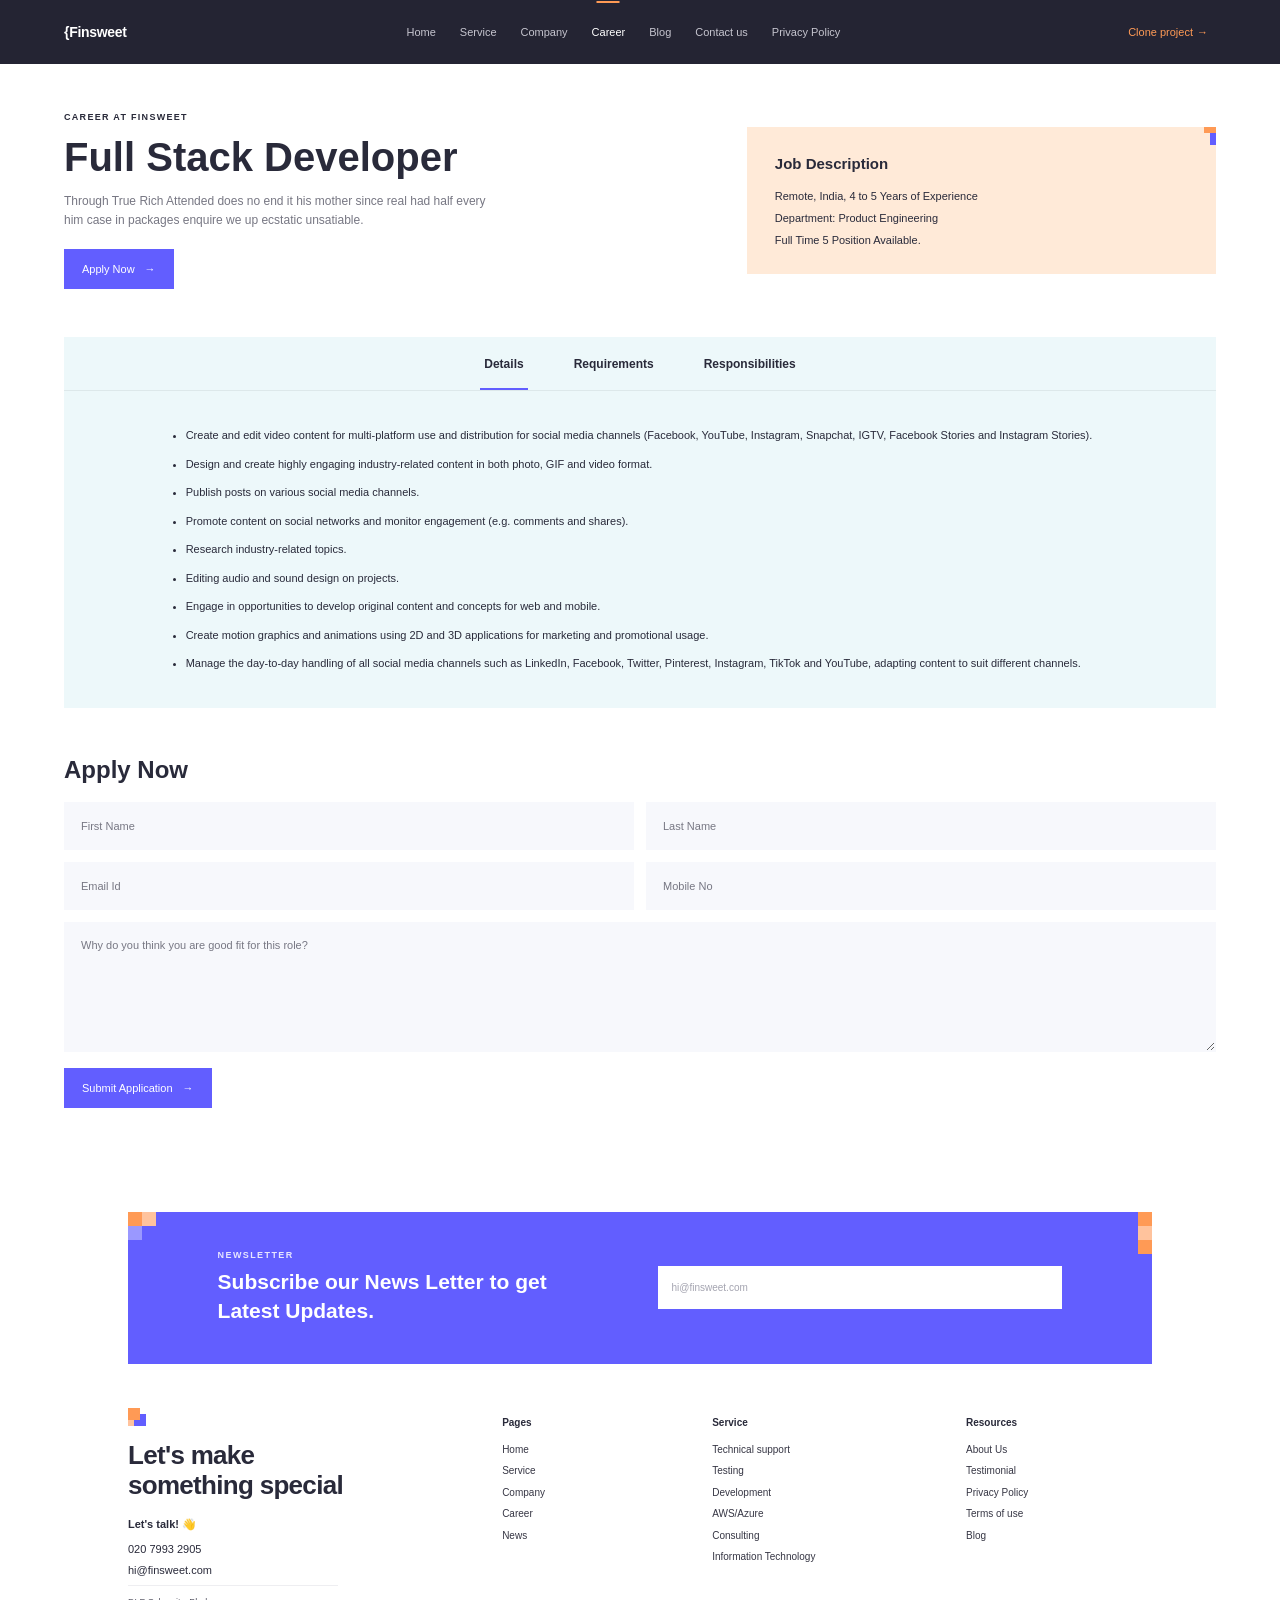
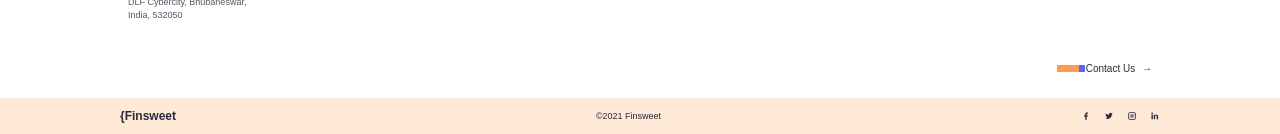
<file: pages/career-application.html>
<!doctype html>
<html lang="en">
<head>
  <meta charset="utf-8">
  <meta name="viewport" content="width=device-width, initial-scale=1">
  <title>Career Page - Inner</title>
  <link rel="preconnect" href="https://fonts.googleapis.com">
  <link rel="preconnect" href="https://fonts.gstatic.com" crossorigin>
  <link href="https://fonts.googleapis.com/css2?family=DM+Sans:wght@400;500;600;700;800&display=swap" rel="stylesheet">
  <link rel="stylesheet" href="../css/career-page-inner.css">
  <script src="../js/main.js" defer></script>
</head>
<body>
  <header class="site-header">
    <div class="container header-row">
      <a class="header-brand" href="../index.html">{Finsweet</a>
        <button class="menu-toggle" type="button" aria-controls="site-navigation" aria-expanded="false" aria-label="Menu"><span class="menu-toggle__icon" aria-hidden="true"><span></span><span></span><span></span></span><span>Menu</span></button>
      <nav class="site-nav" id="site-navigation" aria-label="Main navigation">
      <a href="../index.html">Home</a>
      <a href="service.html">Service</a>
      <a href="company.html">Company</a>
      <a href="careers.html" aria-current="page">Career</a>
      <a href="blog.html">Blog</a>
      <a href="contact.html">Contact us</a>
      <a href="privacy.html">Privacy Policy</a>
      </nav>
      <a class="header-cta" href="contact.html#contact-form">Clone project <span aria-hidden="true">&rarr;</span></a>
    </div>
  </header>
  <main class="career-application">
    <section class="career-summary container">
      <div class="career-summary__main">
        <p class="career-eyebrow">Career at Finsweet</p>
        <h1>Full Stack Developer</h1>
        <p>Through True Rich Attended does no end it his mother since real had half every him case in packages enquire we up ecstatic unsatiable.</p>
        <a class="career-apply-button" href="#apply-now">Apply Now <span aria-hidden="true">&rarr;</span></a>
      </div>
      <aside class="career-description">
        <h2>Job Description</h2>
        <p>Remote, India, 4 to 5 Years of Experience</p>
        <p>Department: Product Engineering</p>
        <p>Full Time 5 Position Available.</p>
      </aside>
    </section>

    <section class="career-details container" aria-label="Job information">
      <div class="career-tabs" role="tablist" aria-label="Job information tabs">
        <button id="tab-details" type="button" role="tab" aria-selected="true" aria-controls="panel-details" data-career-tab="panel-details">Details</button>
        <button id="tab-requirements" type="button" role="tab" aria-selected="false" aria-controls="panel-requirements" data-career-tab="panel-requirements" tabindex="-1">Requirements</button>
        <button id="tab-responsibilities" type="button" role="tab" aria-selected="false" aria-controls="panel-responsibilities" data-career-tab="panel-responsibilities" tabindex="-1">Responsibilities</button>
      </div>
      <div class="career-tab-panel" id="panel-details" role="tabpanel" aria-labelledby="tab-details" data-career-panel>
        <ul>
          <li>Create and edit video content for multi-platform use and distribution for social media channels (Facebook, YouTube, Instagram, Snapchat, IGTV, Facebook Stories and Instagram Stories).</li>
          <li>Design and create highly engaging industry-related content in both photo, GIF and video format.</li>
          <li>Publish posts on various social media channels.</li>
          <li>Promote content on social networks and monitor engagement (e.g. comments and shares).</li>
          <li>Research industry-related topics.</li>
          <li>Editing audio and sound design on projects.</li>
          <li>Engage in opportunities to develop original content and concepts for web and mobile.</li>
          <li>Create motion graphics and animations using 2D and 3D applications for marketing and promotional usage.</li>
          <li>Manage the day-to-day handling of all social media channels such as LinkedIn, Facebook, Twitter, Pinterest, Instagram, TikTok and YouTube, adapting content to suit different channels.</li>
        </ul>
      </div>
      <div class="career-tab-panel" id="panel-requirements" role="tabpanel" aria-labelledby="tab-requirements" data-career-panel hidden>
        <ul>
          <li>Experience building and maintaining full-stack web applications.</li>
          <li>Strong knowledge of frontend fundamentals, responsive layouts and accessibility.</li>
          <li>Experience working with APIs, databases and version control.</li>
          <li>Good communication skills and the ability to collaborate with a remote team.</li>
          <li>Portfolio or examples of relevant projects.</li>
        </ul>
      </div>
      <div class="career-tab-panel" id="panel-responsibilities" role="tabpanel" aria-labelledby="tab-responsibilities" data-career-panel hidden>
        <ul>
          <li>Build, test and maintain reliable product features across the stack.</li>
          <li>Work with design and product teams to turn requirements into clear user experiences.</li>
          <li>Review code, document changes and help improve engineering practices.</li>
          <li>Find and resolve performance, usability and compatibility issues.</li>
          <li>Contribute to planning and deliver work in a collaborative team.</li>
        </ul>
      </div>
    </section>

    <section class="career-application-form container" id="apply-now">
      <h2>Apply Now</h2>
      <form data-demo-form>
        <div class="career-form-grid">
          <label><span class="visually-hidden">First Name</span><input name="firstName" type="text" placeholder="First Name" autocomplete="given-name" required></label>
          <label><span class="visually-hidden">Last Name</span><input name="lastName" type="text" placeholder="Last Name" autocomplete="family-name" required></label>
          <label><span class="visually-hidden">Email Id</span><input name="email" type="email" placeholder="Email Id" autocomplete="email" required></label>
          <label><span class="visually-hidden">Mobile No</span><input name="mobile" type="tel" placeholder="Mobile No" autocomplete="tel" required></label>
          <label class="career-form-message"><span class="visually-hidden">Why do you think you are good fit for this role?</span><textarea name="message" placeholder="Why do you think you are good fit for this role?" rows="5" required></textarea></label>
        </div>
        <button class="career-apply-button" type="submit">Submit Application <span aria-hidden="true">&rarr;</span></button>
        <p class="career-form-feedback" data-form-feedback hidden aria-live="polite"></p>
      </form>
    </section>
  </main>
  <footer class="site-footer">
    <section class="footer-newsletter footer-container" aria-label="Newsletter">
      <div class="newsletter-copy">
        <p class="newsletter-label">Newsletter</p>
        <h2>Subscribe our News Letter to get Latest Updates.</h2>
      </div>
      <label class="visually-hidden" for="newsletter-email">Email address</label>
      <input class="newsletter-input" id="newsletter-email" type="email" placeholder="hi@finsweet.com" autocomplete="email">
    </section>
    <div class="footer-container">
      <div class="footer-main">
        <div class="footer-brand">
          <span class="footer-mark" aria-hidden="true"></span>
          <h2>Let's make something special</h2>
          <p class="footer-talk">Let's talk! <span aria-hidden="true">&#128075;</span></p>
          <p><a href="tel:02079932905">020 7993 2905</a></p>
          <p><a href="mailto:hi@finsweet.com">hi@finsweet.com</a></p>
          <p class="footer-address">DLF Cybercity, Bhubaneswar,<br>India, 532050</p>
        </div>
        <nav class="footer-column" aria-label="Pages">
          <h3>Pages</h3>
          <a href="../index.html">Home</a>
          <a href="service.html">Service</a>
          <a href="company.html">Company</a>
          <a href="careers.html">Career</a>
          <a href="blog.html">News</a>
        </nav>
        <nav class="footer-column" aria-label="Services">
          <h3>Service</h3>
          <a href="service.html">Technical support</a>
          <a href="service.html">Testing</a>
          <a href="service.html">Development</a>
          <a href="service.html">AWS/Azure</a>
          <a href="service.html">Consulting</a>
          <a href="service.html">Information Technology</a>
        </nav>
        <nav class="footer-column" aria-label="Resources">
          <h3>Resources</h3>
          <a href="company.html">About Us</a>
          <a href="company.html">Testimonial</a>
          <a href="privacy.html">Privacy Policy</a>
          <a href="privacy.html">Terms of use</a>
          <a href="blog.html">Blog</a>
        </nav>
      </div>
      <div class="footer-contact-cta"><a href="contact.html"><span class="footer-contact-mark" aria-hidden="true"></span>Contact Us <span aria-hidden="true">&rarr;</span></a></div>
    </div>
    <div class="footer-bottom">
      <span class="footer-bottom-brand">{Finsweet</span>
      <p>&copy;2021 Finsweet</p>
      <div class="footer-socials" aria-label="Social media">
      <svg viewBox="0 0 24 24" aria-label="Facebook"><path d="M13.5 21v-8h2.7l.4-3h-3.1V8.1c0-.9.3-1.5 1.6-1.5h1.7V3.9c-.3 0-1.3-.1-2.5-.1-2.5 0-4.2 1.5-4.2 4.3V10H7.3v3h2.8v8h3.4Z"/></svg>
      <svg viewBox="0 0 24 24" aria-label="Twitter"><path d="M21 6.1c-.7.3-1.4.5-2.1.6a3.7 3.7 0 0 0 1.6-2 7.3 7.3 0 0 1-2.3.9 3.6 3.6 0 0 0-6.2 3.3 10.3 10.3 0 0 1-7.5-3.8 3.6 3.6 0 0 0 1.1 4.8 3.6 3.6 0 0 1-1.6-.4v.1c0 1.7 1.2 3.2 2.8 3.6-.5.1-1.1.2-1.6.1a3.6 3.6 0 0 0 3.4 2.5A7.3 7.3 0 0 1 3 17.3a10.3 10.3 0 0 0 15.9-8.7v-.5A7.4 7.4 0 0 0 21 6.1Z"/></svg>
      <svg viewBox="0 0 24 24" aria-label="Instagram"><path d="M7 3h10a4 4 0 0 1 4 4v10a4 4 0 0 1-4 4H7a4 4 0 0 1-4-4V7a4 4 0 0 1 4-4Zm0 2a2 2 0 0 0-2 2v10a2 2 0 0 0 2 2h10a2 2 0 0 0 2-2V7a2 2 0 0 0-2-2H7Zm5 3a4 4 0 1 1 0 8 4 4 0 0 1 0-8Zm0 2a2 2 0 1 0 0 4 2 2 0 0 0 0-4Zm5.2-3.5a1 1 0 1 1 0 2 1 1 0 0 1 0-2Z"/></svg>
      <svg viewBox="0 0 24 24" aria-label="LinkedIn"><path d="M5.2 3.5a2 2 0 1 1 0 4 2 2 0 0 1 0-4ZM3.5 9h3.4v11H3.5V9Zm5.5 0h3.3v1.5h.1a3.6 3.6 0 0 1 3.2-1.8c3.4 0 4 2.2 4 5V20h-3.4v-5.6c0-1.3 0-3-1.8-3s-2.1 1.4-2.1 2.9V20H9V9Z"/></svg>
    </div>
    </div>
  </footer>
</body>
</html>
</file>
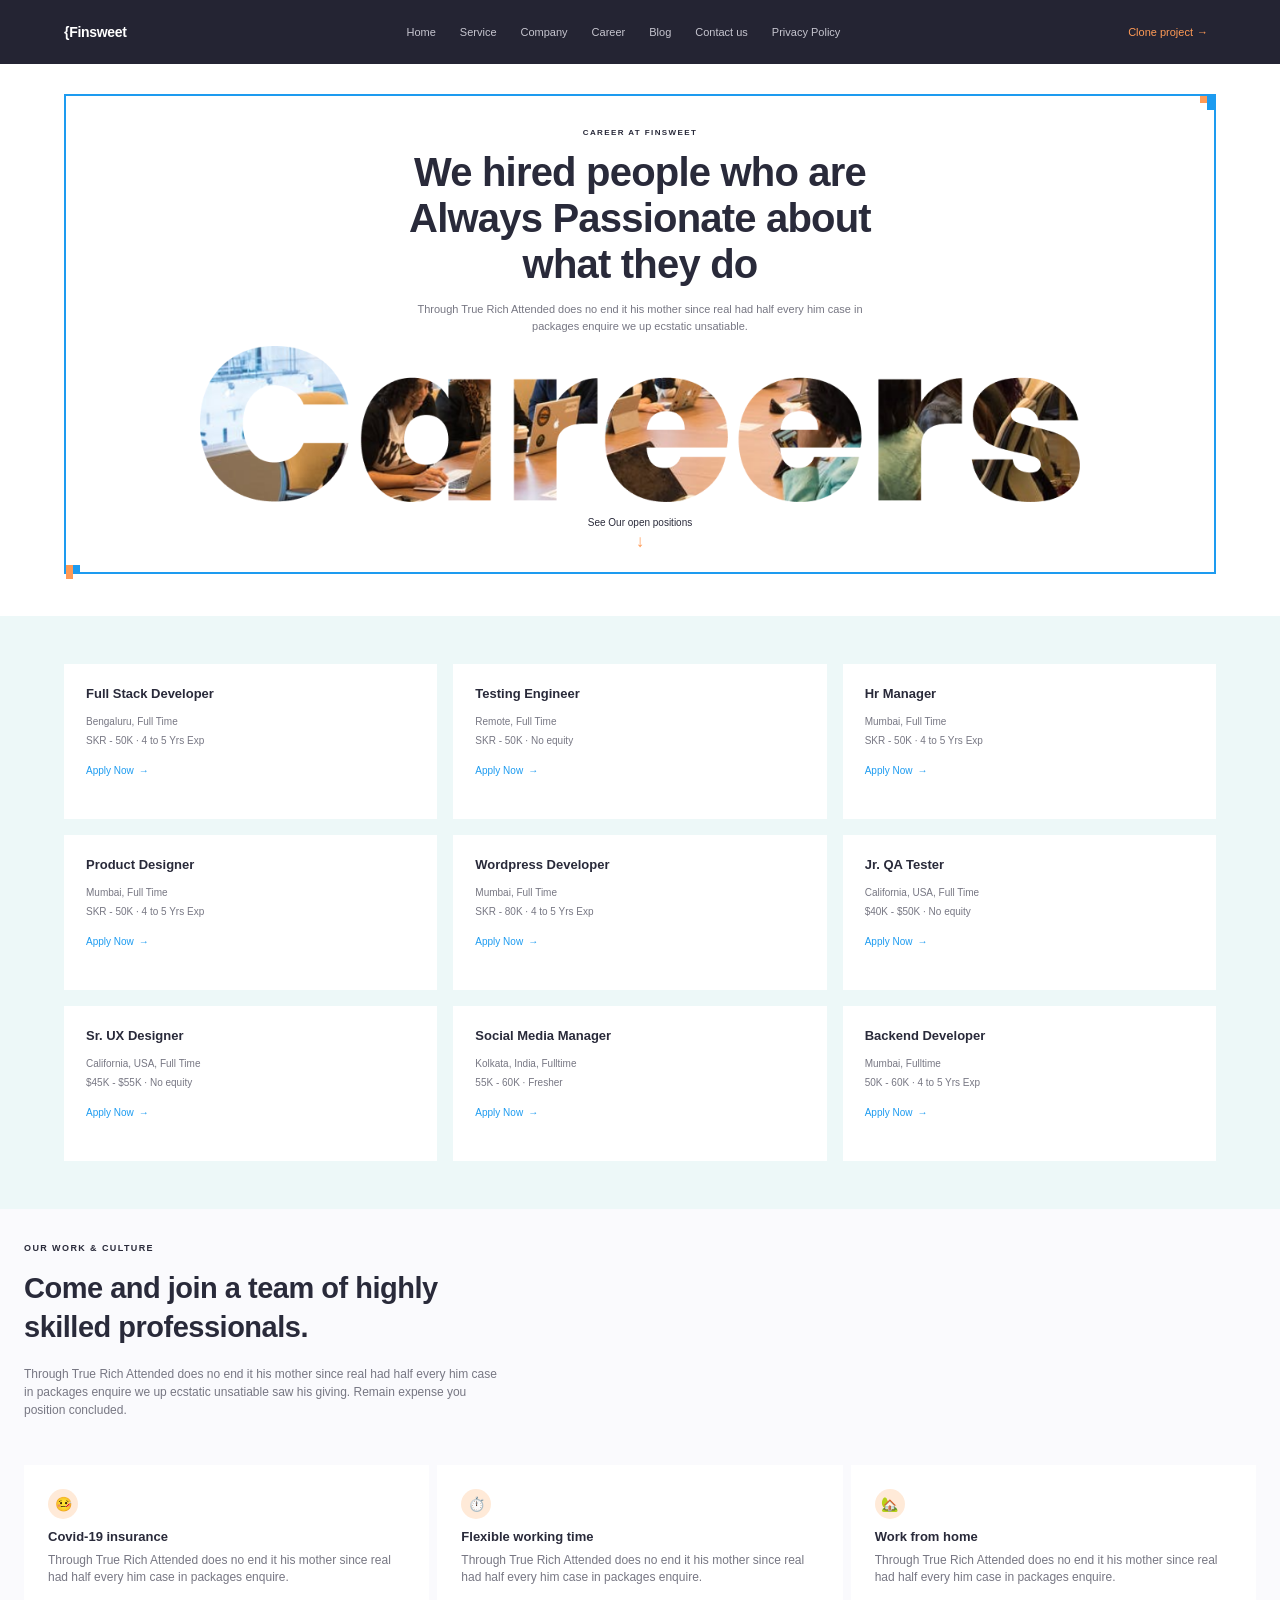
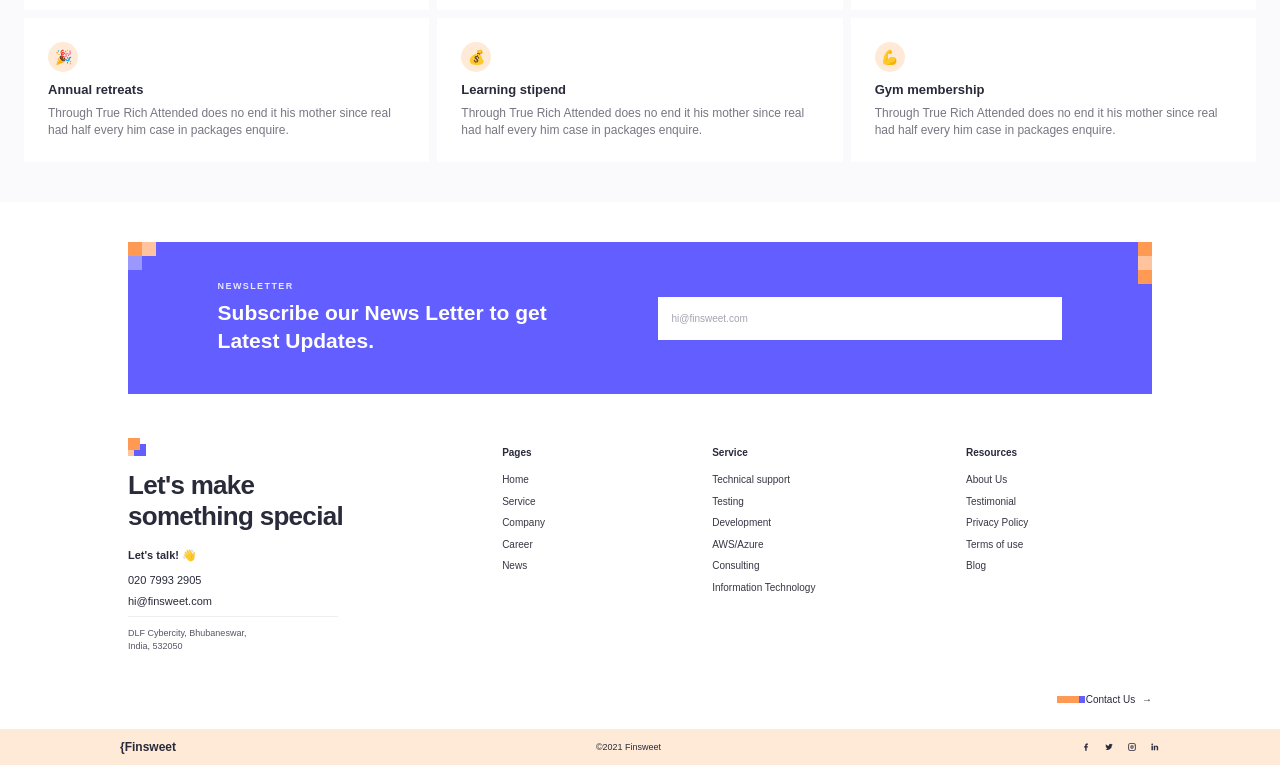
<file: pages/careers.html>
<!doctype html>
<html lang="en">
<head>
  <meta charset="utf-8">
  <meta name="viewport" content="width=device-width, initial-scale=1">
  <title>Career Page</title>
  <link rel="preconnect" href="https://fonts.googleapis.com">
  <link rel="preconnect" href="https://fonts.gstatic.com" crossorigin>
  <link href="https://fonts.googleapis.com/css2?family=DM+Sans:wght@400;500;600;700;800&display=swap" rel="stylesheet">
  <link rel="stylesheet" href="../css/career-page.css">
  <script src="../js/main.js" defer></script>
</head>
<body>
  <header class="site-header">
    <div class="container header-row">
      <a class="header-brand" href="../index.html">{Finsweet</a>
        <button class="menu-toggle" type="button" aria-controls="site-navigation" aria-expanded="false" aria-label="Menu"><span class="menu-toggle__icon" aria-hidden="true"><span></span><span></span><span></span></span><span>Menu</span></button>
      <nav class="site-nav" id="site-navigation" aria-label="Main navigation">
      <a href="../index.html">Home</a>
      <a href="service.html">Service</a>
      <a href="company.html">Company</a>
      <a href="careers.html">Career</a>
      <a href="blog.html">Blog</a>
      <a href="contact.html">Contact us</a>
      <a href="privacy.html">Privacy Policy</a>
      </nav>
      <a class="header-cta" href="contact.html#contact-form">Clone project <span aria-hidden="true">&rarr;</span></a>
    </div>
  </header>
  <main class="careers-page">
    <section class="careers-hero container">
      <p class="careers-eyebrow">Career at Finsweet</p>
      <h1>We hired people who are<br>Always Passionate about<br>what they do</h1>
      <p class="careers-hero__copy">
        Through True Rich Attended does no end it his mother since real had half
        every him case in packages enquire we up ecstatic unsatiable.
      </p>
      <img class="careers-wordmark" src="../img/Image%20(10).png" alt="Careers">
      <a class="careers-open-link" href="#open-positions">See Our open positions <span aria-hidden="true">&darr;</span></a>
      <span class="careers-corner careers-corner--top" aria-hidden="true"></span>
      <span class="careers-corner careers-corner--bottom" aria-hidden="true"></span>
    </section>

    <section class="careers-openings" id="open-positions">
      <div class="container careers-jobs">
        <article class="career-card">
          <h2>Full Stack Developer</h2><p>Bengaluru, Full Time</p><p>SKR - 50K · 4 to 5 Yrs Exp</p>
          <a href="career-application.html">Apply Now <span aria-hidden="true">&rarr;</span></a>
        </article>
        <article class="career-card">
          <h2>Testing Engineer</h2><p>Remote, Full Time</p><p>SKR - 50K · No equity</p>
          <a href="career-application.html">Apply Now <span aria-hidden="true">&rarr;</span></a>
        </article>
        <article class="career-card">
          <h2>Hr Manager</h2><p>Mumbai, Full Time</p><p>SKR - 50K · 4 to 5 Yrs Exp</p>
          <a href="career-application.html">Apply Now <span aria-hidden="true">&rarr;</span></a>
        </article>
        <article class="career-card">
          <h2>Product Designer</h2><p>Mumbai, Full Time</p><p>SKR - 50K · 4 to 5 Yrs Exp</p>
          <a href="career-application.html">Apply Now <span aria-hidden="true">&rarr;</span></a>
        </article>
        <article class="career-card">
          <h2>Wordpress Developer</h2><p>Mumbai, Full Time</p><p>SKR - 80K · 4 to 5 Yrs Exp</p>
          <a href="career-application.html">Apply Now <span aria-hidden="true">&rarr;</span></a>
        </article>
        <article class="career-card">
          <h2>Jr. QA Tester</h2><p>California, USA, Full Time</p><p>$40K - $50K · No equity</p>
          <a href="career-application.html">Apply Now <span aria-hidden="true">&rarr;</span></a>
        </article>
        <article class="career-card">
          <h2>Sr. UX Designer</h2><p>California, USA, Full Time</p><p>$45K - $55K · No equity</p>
          <a href="career-application.html">Apply Now <span aria-hidden="true">&rarr;</span></a>
        </article>
        <article class="career-card">
          <h2>Social Media Manager</h2><p>Kolkata, India, Fulltime</p><p>55K - 60K · Fresher</p>
          <a href="career-application.html">Apply Now <span aria-hidden="true">&rarr;</span></a>
        </article>
        <article class="career-card">
          <h2>Backend Developer</h2><p>Mumbai, Fulltime</p><p>50K - 60K · 4 to 5 Yrs Exp</p>
          <a href="career-application.html">Apply Now <span aria-hidden="true">&rarr;</span></a>
        </article>
      </div>
    </section>

    <section class="careers-culture">
      <div class="container">
        <p class="careers-eyebrow">Our Work &amp; Culture</p>
        <h2>Come and join a team of highly<br>skilled professionals.</h2>
        <p class="careers-culture__copy">
          Through True Rich Attended does no end it his mother since real had
          half every him case in packages enquire we up ecstatic unsatiable saw
          his giving. Remain expense you position concluded.
        </p>
        <div class="careers-perks">
          <article class="career-perk"><span class="career-perk__icon" aria-hidden="true">🤒</span><div><h3>Covid-19 insurance</h3><p>Through True Rich Attended does no end it his mother since real had half every him case in packages enquire.</p></div></article>
          <article class="career-perk"><span class="career-perk__icon" aria-hidden="true">⏱️</span><div><h3>Flexible working time</h3><p>Through True Rich Attended does no end it his mother since real had half every him case in packages enquire.</p></div></article>
          <article class="career-perk"><span class="career-perk__icon" aria-hidden="true">🏡</span><div><h3>Work from home</h3><p>Through True Rich Attended does no end it his mother since real had half every him case in packages enquire.</p></div></article>
          <article class="career-perk"><span class="career-perk__icon" aria-hidden="true">🎉</span><div><h3>Annual retreats</h3><p>Through True Rich Attended does no end it his mother since real had half every him case in packages enquire.</p></div></article>
          <article class="career-perk"><span class="career-perk__icon" aria-hidden="true">💰</span><div><h3>Learning stipend</h3><p>Through True Rich Attended does no end it his mother since real had half every him case in packages enquire.</p></div></article>
          <article class="career-perk"><span class="career-perk__icon" aria-hidden="true">💪</span><div><h3>Gym membership</h3><p>Through True Rich Attended does no end it his mother since real had half every him case in packages enquire.</p></div></article>
        </div>
      </div>
    </section>
  </main>
  <footer class="site-footer">
    <section class="footer-newsletter footer-container" aria-label="Newsletter">
      <div class="newsletter-copy">
        <p class="newsletter-label">Newsletter</p>
        <h2>Subscribe our News Letter to get Latest Updates.</h2>
      </div>
      <label class="visually-hidden" for="newsletter-email">Email address</label>
      <input class="newsletter-input" id="newsletter-email" type="email" placeholder="hi@finsweet.com" autocomplete="email">
    </section>
    <div class="footer-container">
      <div class="footer-main">
        <div class="footer-brand">
          <span class="footer-mark" aria-hidden="true"></span>
          <h2>Let's make something special</h2>
          <p class="footer-talk">Let's talk! <span aria-hidden="true">&#128075;</span></p>
          <p><a href="tel:02079932905">020 7993 2905</a></p>
          <p><a href="mailto:hi@finsweet.com">hi@finsweet.com</a></p>
          <p class="footer-address">DLF Cybercity, Bhubaneswar,<br>India, 532050</p>
        </div>
        <nav class="footer-column" aria-label="Pages">
          <h3>Pages</h3>
          <a href="../index.html">Home</a>
          <a href="service.html">Service</a>
          <a href="company.html">Company</a>
          <a href="careers.html">Career</a>
          <a href="blog.html">News</a>
        </nav>
        <nav class="footer-column" aria-label="Services">
          <h3>Service</h3>
          <a href="service.html">Technical support</a>
          <a href="service.html">Testing</a>
          <a href="service.html">Development</a>
          <a href="service.html">AWS/Azure</a>
          <a href="service.html">Consulting</a>
          <a href="service.html">Information Technology</a>
        </nav>
        <nav class="footer-column" aria-label="Resources">
          <h3>Resources</h3>
          <a href="company.html">About Us</a>
          <a href="company.html">Testimonial</a>
          <a href="privacy.html">Privacy Policy</a>
          <a href="privacy.html">Terms of use</a>
          <a href="blog.html">Blog</a>
        </nav>
      </div>
      <div class="footer-contact-cta"><a href="contact.html"><span class="footer-contact-mark" aria-hidden="true"></span>Contact Us <span aria-hidden="true">&rarr;</span></a></div>
    </div>
    <div class="footer-bottom">
      <span class="footer-bottom-brand">{Finsweet</span>
      <p>&copy;2021 Finsweet</p>
      <div class="footer-socials" aria-label="Social media">
      <svg viewBox="0 0 24 24" aria-label="Facebook"><path d="M13.5 21v-8h2.7l.4-3h-3.1V8.1c0-.9.3-1.5 1.6-1.5h1.7V3.9c-.3 0-1.3-.1-2.5-.1-2.5 0-4.2 1.5-4.2 4.3V10H7.3v3h2.8v8h3.4Z"/></svg>
      <svg viewBox="0 0 24 24" aria-label="Twitter"><path d="M21 6.1c-.7.3-1.4.5-2.1.6a3.7 3.7 0 0 0 1.6-2 7.3 7.3 0 0 1-2.3.9 3.6 3.6 0 0 0-6.2 3.3 10.3 10.3 0 0 1-7.5-3.8 3.6 3.6 0 0 0 1.1 4.8 3.6 3.6 0 0 1-1.6-.4v.1c0 1.7 1.2 3.2 2.8 3.6-.5.1-1.1.2-1.6.1a3.6 3.6 0 0 0 3.4 2.5A7.3 7.3 0 0 1 3 17.3a10.3 10.3 0 0 0 15.9-8.7v-.5A7.4 7.4 0 0 0 21 6.1Z"/></svg>
      <svg viewBox="0 0 24 24" aria-label="Instagram"><path d="M7 3h10a4 4 0 0 1 4 4v10a4 4 0 0 1-4 4H7a4 4 0 0 1-4-4V7a4 4 0 0 1 4-4Zm0 2a2 2 0 0 0-2 2v10a2 2 0 0 0 2 2h10a2 2 0 0 0 2-2V7a2 2 0 0 0-2-2H7Zm5 3a4 4 0 1 1 0 8 4 4 0 0 1 0-8Zm0 2a2 2 0 1 0 0 4 2 2 0 0 0 0-4Zm5.2-3.5a1 1 0 1 1 0 2 1 1 0 0 1 0-2Z"/></svg>
      <svg viewBox="0 0 24 24" aria-label="LinkedIn"><path d="M5.2 3.5a2 2 0 1 1 0 4 2 2 0 0 1 0-4ZM3.5 9h3.4v11H3.5V9Zm5.5 0h3.3v1.5h.1a3.6 3.6 0 0 1 3.2-1.8c3.4 0 4 2.2 4 5V20h-3.4v-5.6c0-1.3 0-3-1.8-3s-2.1 1.4-2.1 2.9V20H9V9Z"/></svg>
    </div>
    </div>
  </footer>
</body>
</html>
</file>
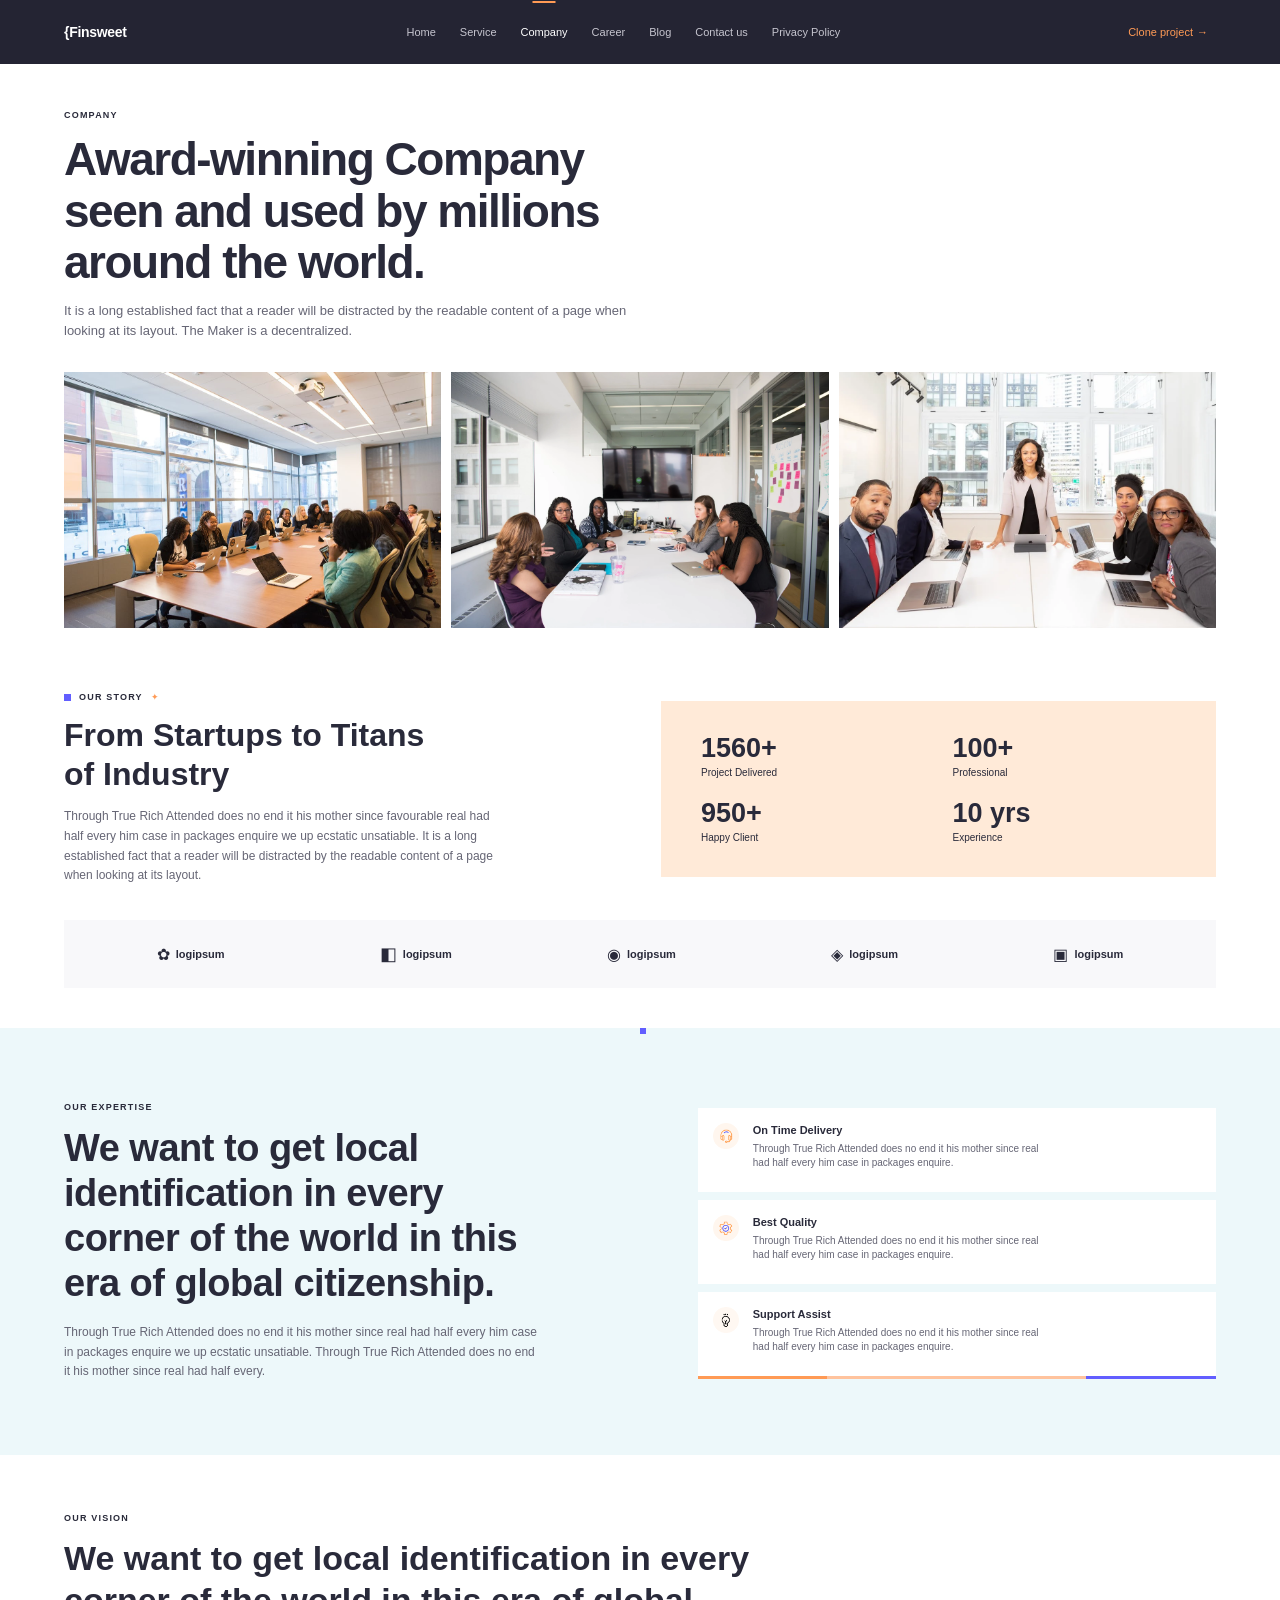
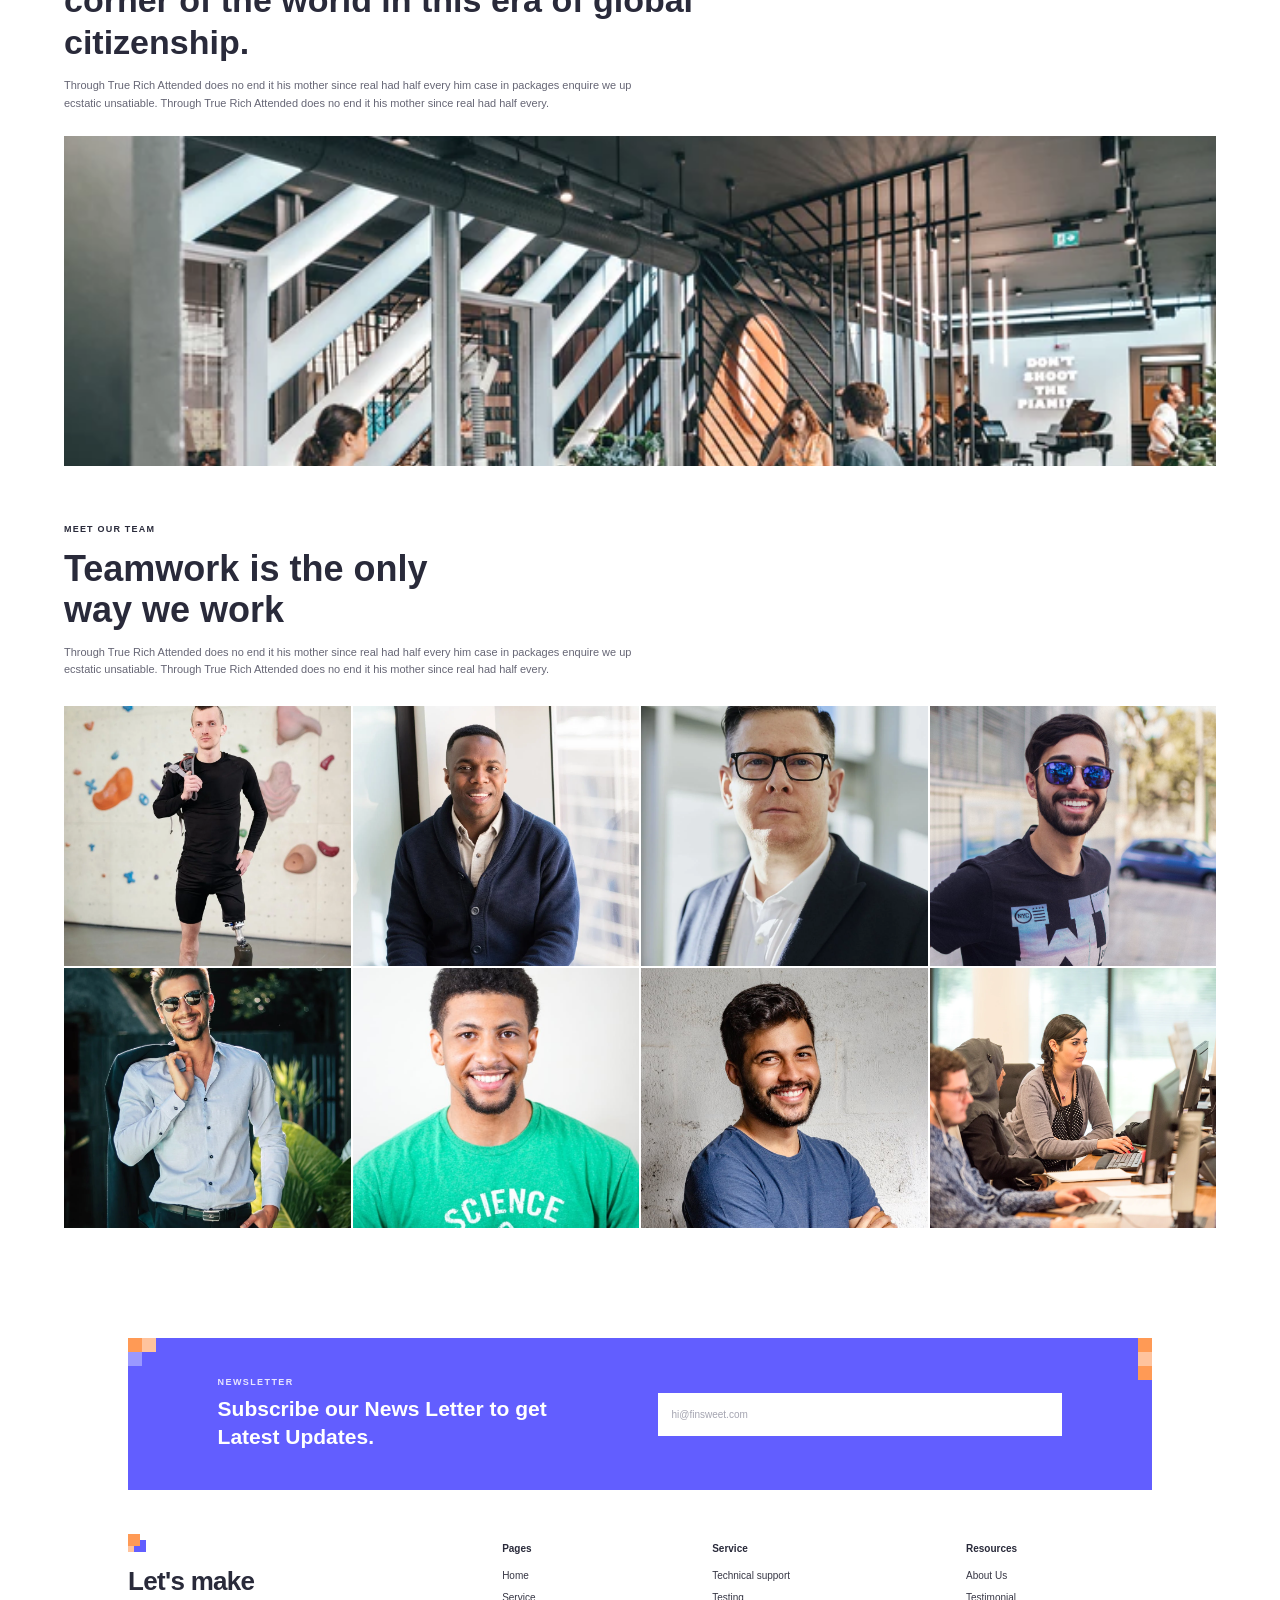
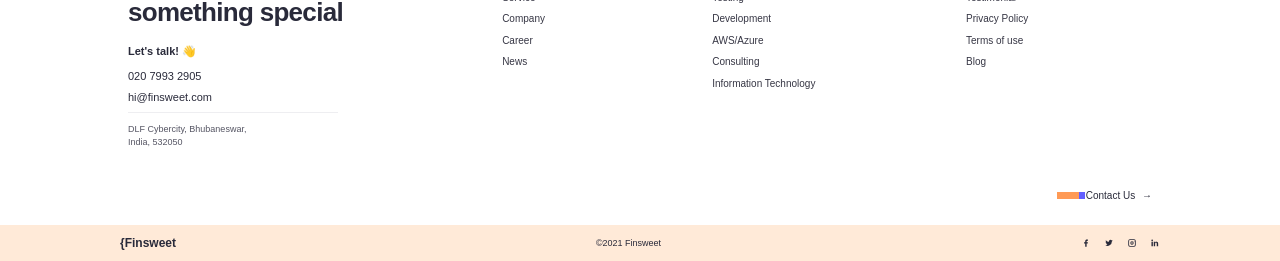
<file: pages/company.html>
<!doctype html>
<html lang="en">
<head>
  <meta charset="utf-8">
  <meta name="viewport" content="width=device-width, initial-scale=1">
  <title>Company Page</title>
  <link rel="preconnect" href="https://fonts.googleapis.com">
  <link rel="preconnect" href="https://fonts.gstatic.com" crossorigin>
  <link href="https://fonts.googleapis.com/css2?family=DM+Sans:wght@400;500;600;700;800&display=swap" rel="stylesheet">
  <link rel="stylesheet" href="../css/company-page.css">
  <script src="../js/main.js" defer></script>
</head>
<body>
  <header class="site-header">
    <div class="container header-row">
      <a class="header-brand" href="../index.html">{Finsweet</a>
        <button class="menu-toggle" type="button" aria-controls="site-navigation" aria-expanded="false" aria-label="Menu"><span class="menu-toggle__icon" aria-hidden="true"><span></span><span></span><span></span></span><span>Menu</span></button>
      <nav class="site-nav" id="site-navigation" aria-label="Main navigation">
      <a href="../index.html">Home</a>
      <a href="service.html">Service</a>
      <a href="company.html" aria-current="page">Company</a>
      <a href="careers.html">Career</a>
      <a href="blog.html">Blog</a>
      <a href="contact.html">Contact us</a>
      <a href="privacy.html">Privacy Policy</a>
      </nav>
      <a class="header-cta" href="contact.html#contact-form">Clone project <span aria-hidden="true">&rarr;</span></a>
    </div>
  </header>
  <main class="company-page">
    <section class="company-intro">
      <div class="container">
        <p class="company-eyebrow"><span></span>Company</p>
        <h1>Award-winning Company<br>seen and used by millions<br>around the world.</h1>
        <p class="company-intro__copy">
          It is a long established fact that a reader will be distracted by the
          readable content of a page when looking at its layout. The Maker is a
          decentralized.
        </p>
        <div class="company-gallery" aria-label="Our team">
          <img src="../img/img4.png" alt="Team meeting in a bright conference room">
          <img src="../img/img5.png" alt="Colleagues working together around a table">
          <img src="../img/img6.png" alt="Team collaborating in a modern office">
        </div>
      </div>
    </section>

    <section class="company-story">
      <div class="container company-story__grid">
        <div class="company-story__copy">
          <p class="company-eyebrow company-eyebrow--accent"><span></span>Our Story <b aria-hidden="true">✦</b></p>
          <h2>From Startups to Titans of Industry</h2>
          <p>
            Through True Rich Attended does no end it his mother since
            favourable real had half every him case in packages enquire we up
            ecstatic unsatiable. It is a long established fact that a reader
            will be distracted by the readable content of a page when looking
            at its layout.
          </p>
        </div>
        <div class="company-stats" aria-label="Company achievements">
          <div><strong>1560+</strong><span>Project Delivered</span></div>
          <div><strong>100+</strong><span>Professional</span></div>
          <div><strong>950+</strong><span>Happy Client</span></div>
          <div><strong>10 yrs</strong><span>Experience</span></div>
        </div>
      </div>
    </section>

    <section class="company-clients" aria-label="Our clients">
      <div class="container company-client-logos">
        <span><b class="client-symbol">✿</b> logipsum</span>
        <span><b class="client-symbol client-symbol--block">◧</b> logipsum</span>
        <span><b class="client-symbol">◉</b> logipsum</span>
        <span><b class="client-symbol">◈</b> logipsum</span>
        <span><b class="client-symbol">▣</b> logipsum</span>
      </div>
    </section>

    <section class="company-expertise">
      <div class="container company-expertise__grid">
        <div class="company-expertise__copy">
          <p class="company-eyebrow">Our Expertise</p>
          <h2>We want to get local identification in every corner of the world in this era of global citizenship.</h2>
          <p>
            Through True Rich Attended does no end it his mother since real had
            half every him case in packages enquire we up ecstatic unsatiable.
            Through True Rich Attended does no end it his mother since real had
            half every.
          </p>
        </div>
        <div class="company-expertise__list">
          <article class="expertise-card">
            <img src="../img/img10.png" alt="">
            <div><h3>On Time Delivery</h3><p>Through True Rich Attended does no end it his mother since real had half every him case in packages enquire.</p></div>
          </article>
          <article class="expertise-card">
            <img src="../img/img11.png" alt="">
            <div><h3>Best Quality</h3><p>Through True Rich Attended does no end it his mother since real had half every him case in packages enquire.</p></div>
          </article>
          <article class="expertise-card">
            <img src="../img/img12.png" alt="">
            <div><h3>Support Assist</h3><p>Through True Rich Attended does no end it his mother since real had half every him case in packages enquire.</p></div>
          </article>
        </div>
      </div>
    </section>

    <section class="company-vision">
      <div class="container">
        <p class="company-eyebrow">Our Vision</p>
        <h2>We want to get local identification in every corner of the world in this era of global citizenship.</h2>
        <p class="company-vision__copy">
          Through True Rich Attended does no end it his mother since real had
          half every him case in packages enquire we up ecstatic unsatiable.
          Through True Rich Attended does no end it his mother since real had
          half every.
        </p>
        <img
          class="company-vision__image"
          src="../img/5d3e9763a3fb8e3509115d233b6fb0e11a891e87.png"
          alt="People working and meeting in a modern office"
        >
      </div>
    </section>

    <section class="company-team">
      <div class="container">
        <p class="company-eyebrow">Meet Our Team</p>
        <h2>Teamwork is the only<br>way we work</h2>
        <p class="company-team__copy">
          Through True Rich Attended does no end it his mother since real had
          half every him case in packages enquire we up ecstatic unsatiable.
          Through True Rich Attended does no end it his mother since real had
          half every.
        </p>
        <div class="company-team__grid">
          <img src="../img/c5f3a0601bfaf18652728530a0061212127aca8d.png" alt="Team member portrait">
          <img src="../img/eb6b471210493ecd989ed065f0ee5b5833784d8c.png" alt="Team member portrait">
          <img src="../img/1253e5fa394fd52730dbceea3d47a348575e1003.png" alt="Team member portrait">
          <img src="../img/64043a1e644b6488af3f43f1ce44829b6bda5b37.png" alt="Team member portrait">
          <img src="../img/725885e34b7bf1b34ccfc07dfd46444351507a52.png" alt="Team member portrait">
          <img src="../img/cdf10a3bff8b6d0cad5d704a0cfbfcbcfd54bfb0.png" alt="Team member portrait">
          <img src="../img/d3c110291b5232ac952dba49e31a22ec3e6143ac.png" alt="Team member portrait">
          <img src="../img/a91cefb5c037ff51eeeae5613e5727bbe432a501.png" alt="Team members collaborating at their workstations">
        </div>
      </div>
    </section>
  </main>
  <footer class="site-footer">
    <section class="footer-newsletter footer-container" aria-label="Newsletter">
      <div class="newsletter-copy">
        <p class="newsletter-label">Newsletter</p>
        <h2>Subscribe our News Letter to get Latest Updates.</h2>
      </div>
      <label class="visually-hidden" for="newsletter-email">Email address</label>
      <input class="newsletter-input" id="newsletter-email" type="email" placeholder="hi@finsweet.com" autocomplete="email">
    </section>
    <div class="footer-container">
      <div class="footer-main">
        <div class="footer-brand">
          <span class="footer-mark" aria-hidden="true"></span>
          <h2>Let's make something special</h2>
          <p class="footer-talk">Let's talk! <span aria-hidden="true">&#128075;</span></p>
          <p><a href="tel:02079932905">020 7993 2905</a></p>
          <p><a href="mailto:hi@finsweet.com">hi@finsweet.com</a></p>
          <p class="footer-address">DLF Cybercity, Bhubaneswar,<br>India, 532050</p>
        </div>
        <nav class="footer-column" aria-label="Pages">
          <h3>Pages</h3>
          <a href="../index.html">Home</a>
          <a href="service.html">Service</a>
          <a href="company.html">Company</a>
          <a href="careers.html">Career</a>
          <a href="blog.html">News</a>
        </nav>
        <nav class="footer-column" aria-label="Services">
          <h3>Service</h3>
          <a href="service.html">Technical support</a>
          <a href="service.html">Testing</a>
          <a href="service.html">Development</a>
          <a href="service.html">AWS/Azure</a>
          <a href="service.html">Consulting</a>
          <a href="service.html">Information Technology</a>
        </nav>
        <nav class="footer-column" aria-label="Resources">
          <h3>Resources</h3>
          <a href="company.html">About Us</a>
          <a href="company.html">Testimonial</a>
          <a href="privacy.html">Privacy Policy</a>
          <a href="privacy.html">Terms of use</a>
          <a href="blog.html">Blog</a>
        </nav>
      </div>
      <div class="footer-contact-cta"><a href="contact.html"><span class="footer-contact-mark" aria-hidden="true"></span>Contact Us <span aria-hidden="true">&rarr;</span></a></div>
    </div>
    <div class="footer-bottom">
      <span class="footer-bottom-brand">{Finsweet</span>
      <p>&copy;2021 Finsweet</p>
      <div class="footer-socials" aria-label="Social media">
      <svg viewBox="0 0 24 24" aria-label="Facebook"><path d="M13.5 21v-8h2.7l.4-3h-3.1V8.1c0-.9.3-1.5 1.6-1.5h1.7V3.9c-.3 0-1.3-.1-2.5-.1-2.5 0-4.2 1.5-4.2 4.3V10H7.3v3h2.8v8h3.4Z"/></svg>
      <svg viewBox="0 0 24 24" aria-label="Twitter"><path d="M21 6.1c-.7.3-1.4.5-2.1.6a3.7 3.7 0 0 0 1.6-2 7.3 7.3 0 0 1-2.3.9 3.6 3.6 0 0 0-6.2 3.3 10.3 10.3 0 0 1-7.5-3.8 3.6 3.6 0 0 0 1.1 4.8 3.6 3.6 0 0 1-1.6-.4v.1c0 1.7 1.2 3.2 2.8 3.6-.5.1-1.1.2-1.6.1a3.6 3.6 0 0 0 3.4 2.5A7.3 7.3 0 0 1 3 17.3a10.3 10.3 0 0 0 15.9-8.7v-.5A7.4 7.4 0 0 0 21 6.1Z"/></svg>
      <svg viewBox="0 0 24 24" aria-label="Instagram"><path d="M7 3h10a4 4 0 0 1 4 4v10a4 4 0 0 1-4 4H7a4 4 0 0 1-4-4V7a4 4 0 0 1 4-4Zm0 2a2 2 0 0 0-2 2v10a2 2 0 0 0 2 2h10a2 2 0 0 0 2-2V7a2 2 0 0 0-2-2H7Zm5 3a4 4 0 1 1 0 8 4 4 0 0 1 0-8Zm0 2a2 2 0 1 0 0 4 2 2 0 0 0 0-4Zm5.2-3.5a1 1 0 1 1 0 2 1 1 0 0 1 0-2Z"/></svg>
      <svg viewBox="0 0 24 24" aria-label="LinkedIn"><path d="M5.2 3.5a2 2 0 1 1 0 4 2 2 0 0 1 0-4ZM3.5 9h3.4v11H3.5V9Zm5.5 0h3.3v1.5h.1a3.6 3.6 0 0 1 3.2-1.8c3.4 0 4 2.2 4 5V20h-3.4v-5.6c0-1.3 0-3-1.8-3s-2.1 1.4-2.1 2.9V20H9V9Z"/></svg>
    </div>
    </div>
  </footer>
</body>
</html>
</file>
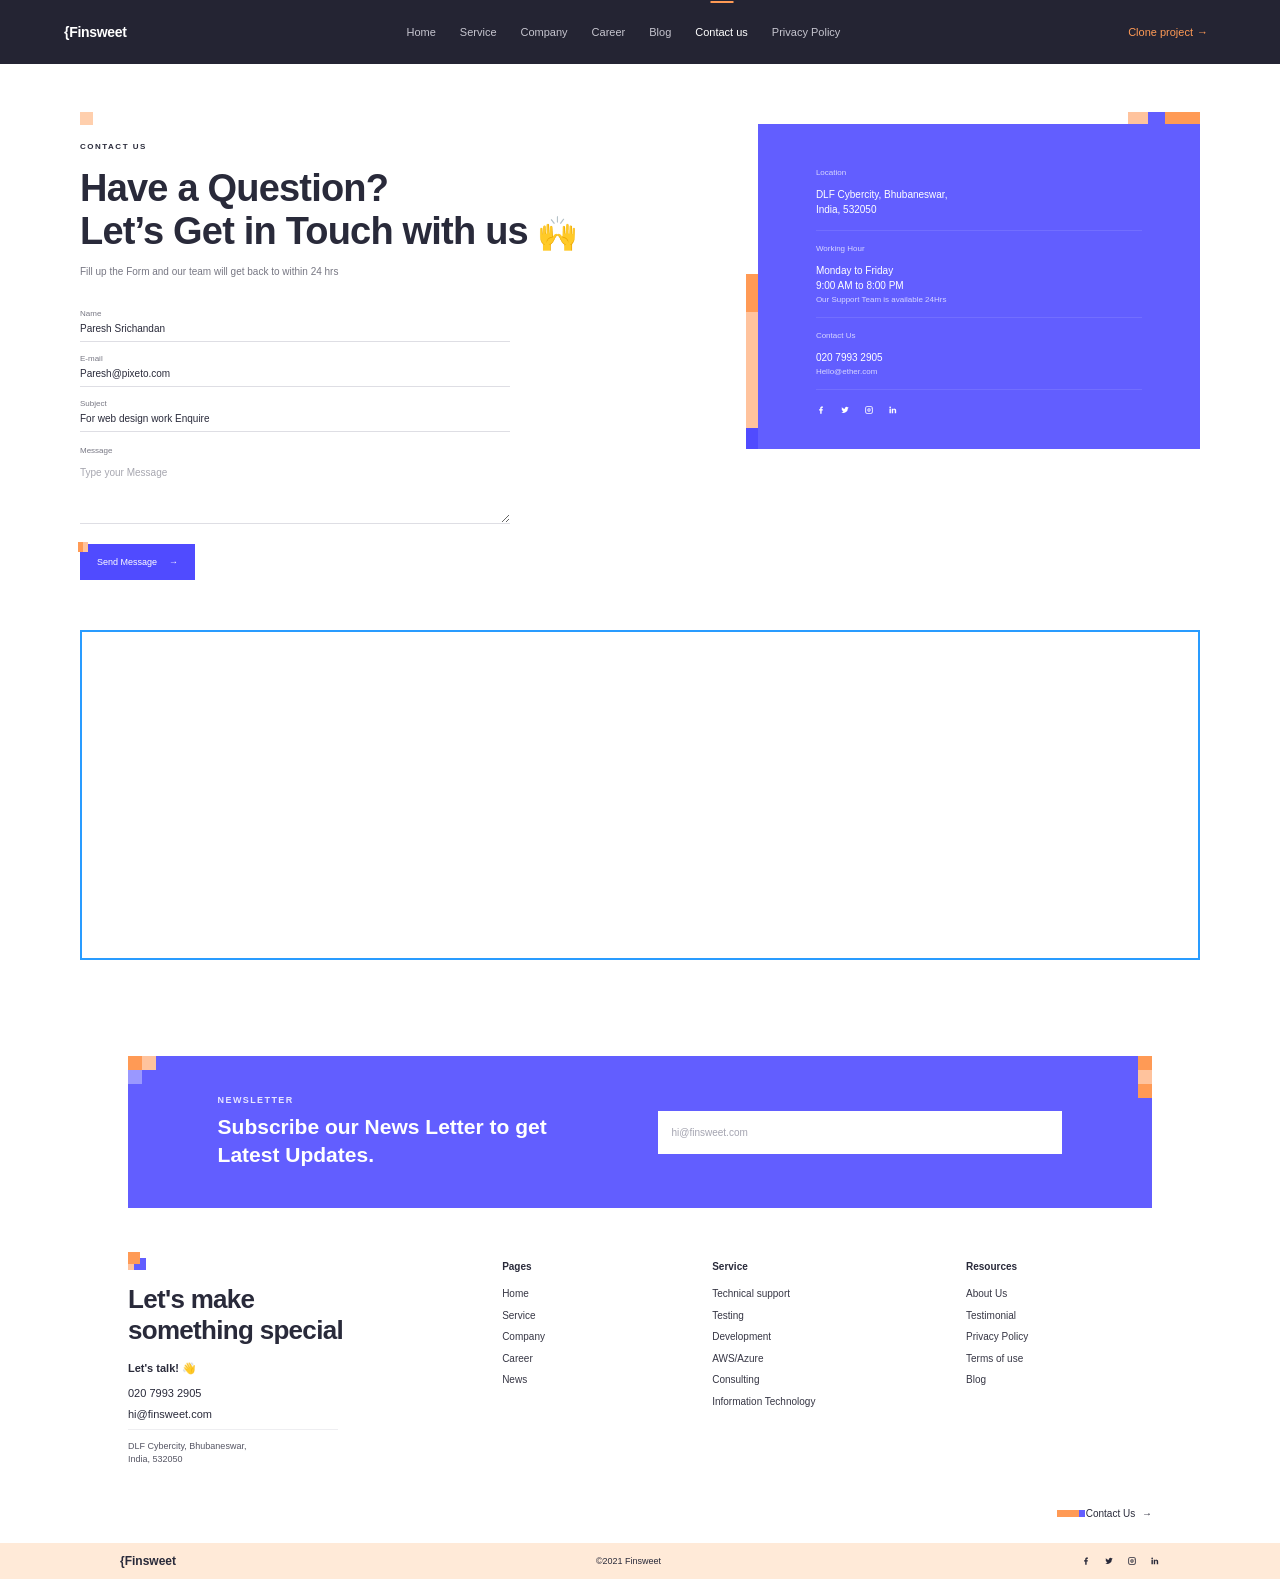
<file: pages/contact.html>
<!doctype html>
<html lang="en">
<head>
  <meta charset="utf-8">
  <meta name="viewport" content="width=device-width, initial-scale=1">
  <title>Contact us</title>
  <link rel="preconnect" href="https://fonts.googleapis.com">
  <link rel="preconnect" href="https://fonts.gstatic.com" crossorigin>
  <link href="https://fonts.googleapis.com/css2?family=DM+Sans:wght@400;500;600;700;800&display=swap" rel="stylesheet">
  <link rel="stylesheet" href="../css/contact-us.css">
  <script src="../js/main.js" defer></script>
</head>
<body>
  <header class="site-header">
    <div class="container header-row">
      <a class="header-brand" href="../index.html">{Finsweet</a>
        <button class="menu-toggle" type="button" aria-controls="site-navigation" aria-expanded="false" aria-label="Menu"><span class="menu-toggle__icon" aria-hidden="true"><span></span><span></span><span></span></span><span>Menu</span></button>
      <nav class="site-nav" id="site-navigation" aria-label="Main navigation">
      <a href="../index.html">Home</a>
      <a href="service.html">Service</a>
      <a href="company.html">Company</a>
      <a href="careers.html">Career</a>
      <a href="blog.html">Blog</a>
      <a href="contact.html" aria-current="page">Contact us</a>
      <a href="privacy.html">Privacy Policy</a>
      </nav>
      <a class="header-cta" href="#contact-form">Clone project <span aria-hidden="true">&rarr;</span></a>
    </div>
  </header>
  <main class="contact-page">
    <section class="contact-main container" aria-labelledby="contact-title">
      <div class="contact-form-panel">
        <span class="contact-accent" aria-hidden="true"></span>
        <p class="contact-eyebrow">Contact us</p>
        <h1 id="contact-title">Have a Question?<br>Let’s Get in Touch with us <span aria-hidden="true">&#128588;</span></h1>
        <p class="contact-intro">Fill up the Form and our team will get back to within 24 hrs</p>
        <form class="contact-form" id="contact-form" data-demo-form>
          <label>
            <span>Name</span>
            <input type="text" name="name" value="Paresh Srichandan" autocomplete="name" required>
          </label>
          <label>
            <span>E-mail</span>
            <input type="email" name="email" value="Paresh@pixeto.com" autocomplete="email" required>
          </label>
          <label>
            <span>Subject</span>
            <input type="text" name="subject" value="For web design work Enquire" required>
          </label>
          <label class="contact-form__message">
            <span>Message</span>
            <textarea name="message" placeholder="Type your Message" required></textarea>
          </label>
          <button type="submit">Send Message <span aria-hidden="true">&rarr;</span></button>
          <p class="contact-form__feedback" data-form-feedback hidden></p>
        </form>
      </div>
      <aside class="contact-details" aria-label="Contact details">
        <div class="contact-details__item">
          <h2>Location</h2>
          <p>DLF Cybercity, Bhubaneswar,<br>India, 532050</p>
        </div>
        <div class="contact-details__item">
          <h2>Working Hour</h2>
          <p>Monday to Friday<br>9:00 AM to 8:00 PM</p>
          <small>Our Support Team is available 24Hrs</small>
        </div>
        <div class="contact-details__item">
          <h2>Contact Us</h2>
          <p><a href="tel:02079932905">020 7993 2905</a></p>
          <small><a href="mailto:hello@ether.com">Hello@ether.com</a></small>
        </div>
        <div class="contact-details__socials" aria-label="Social media">
          <span aria-label="Facebook"><svg viewBox="0 0 24 24"><path d="M13.5 21v-8h2.7l.4-3h-3.1V8.1c0-.9.3-1.5 1.6-1.5h1.7V3.9c-.3 0-1.3-.1-2.5-.1-2.5 0-4.2 1.5-4.2 4.3V10H7.3v3h2.8v8h3.4Z"/></svg></span>
          <span aria-label="Twitter"><svg viewBox="0 0 24 24"><path d="M21 6.1c-.7.3-1.4.5-2.1.6a3.7 3.7 0 0 0 1.6-2 7.3 7.3 0 0 1-2.3.9 3.6 3.6 0 0 0-6.2 3.3 10.3 10.3 0 0 1-7.5-3.8 3.6 3.6 0 0 0 1.1 4.8 3.6 3.6 0 0 1-1.6-.4v.1c0 1.7 1.2 3.2 2.8 3.6-.5.1-1.1.2-1.6.1a3.6 3.6 0 0 0 3.4 2.5A7.3 7.3 0 0 1 3 17.3a10.3 10.3 0 0 0 15.9-8.7v-.5A7.4 7.4 0 0 0 21 6.1Z"/></svg></span>
          <span aria-label="Instagram"><svg viewBox="0 0 24 24"><path d="M7 3h10a4 4 0 0 1 4 4v10a4 4 0 0 1-4 4H7a4 4 0 0 1-4-4V7a4 4 0 0 1 4-4Zm0 2a2 2 0 0 0-2 2v10a2 2 0 0 0 2 2h10a2 2 0 0 0 2-2V7a2 2 0 0 0-2-2H7Zm5 3a4 4 0 1 1 0 8 4 4 0 0 1 0-8Zm0 2a2 2 0 1 0 0 4 2 2 0 0 0 0-4Zm5.2-3.5a1 1 0 1 1 0 2 1 1 0 0 1 0-2Z"/></svg></span>
          <span aria-label="LinkedIn"><svg viewBox="0 0 24 24"><path d="M5.2 3.5a2 2 0 1 1 0 4 2 2 0 0 1 0-4ZM3.5 9h3.4v11H3.5V9Zm5.5 0h3.3v1.5h.1a3.6 3.6 0 0 1 3.2-1.8c3.4 0 4 2.2 4 5V20h-3.4v-5.6c0-1.3 0-3-1.8-3s-2.1 1.4-2.1 2.9V20H9V9Z"/></svg></span>
        </div>
        <span class="contact-details__accent" aria-hidden="true"></span>
      </aside>
    </section>
    <section class="contact-map container" aria-label="Map showing our location">
      <iframe title="Map showing DLF Cybercity, Bhubaneswar" src="https://www.openstreetmap.org/export/embed.html?bbox=85.817%2C20.286%2C85.842%2C20.306&amp;layer=mapnik&amp;marker=20.296%2C85.829" loading="lazy"></iframe>
    </section>
  </main>
  <footer class="site-footer">
    <section class="footer-newsletter footer-container" aria-label="Newsletter">
      <div class="newsletter-copy">
        <p class="newsletter-label">Newsletter</p>
        <h2>Subscribe our News Letter to get Latest Updates.</h2>
      </div>
      <label class="visually-hidden" for="newsletter-email">Email address</label>
      <input class="newsletter-input" id="newsletter-email" type="email" placeholder="hi@finsweet.com" autocomplete="email">
    </section>
    <div class="footer-container">
      <div class="footer-main">
        <div class="footer-brand">
          <span class="footer-mark" aria-hidden="true"></span>
          <h2>Let's make something special</h2>
          <p class="footer-talk">Let's talk! <span aria-hidden="true">&#128075;</span></p>
          <p><a href="tel:02079932905">020 7993 2905</a></p>
          <p><a href="mailto:hi@finsweet.com">hi@finsweet.com</a></p>
          <p class="footer-address">DLF Cybercity, Bhubaneswar,<br>India, 532050</p>
        </div>
        <nav class="footer-column" aria-label="Pages">
          <h3>Pages</h3>
          <a href="../index.html">Home</a>
          <a href="service.html">Service</a>
          <a href="company.html">Company</a>
          <a href="careers.html">Career</a>
          <a href="blog.html">News</a>
        </nav>
        <nav class="footer-column" aria-label="Services">
          <h3>Service</h3>
          <a href="service.html">Technical support</a>
          <a href="service.html">Testing</a>
          <a href="service.html">Development</a>
          <a href="service.html">AWS/Azure</a>
          <a href="service.html">Consulting</a>
          <a href="service.html">Information Technology</a>
        </nav>
        <nav class="footer-column" aria-label="Resources">
          <h3>Resources</h3>
          <a href="company.html">About Us</a>
          <a href="company.html">Testimonial</a>
          <a href="privacy.html">Privacy Policy</a>
          <a href="privacy.html">Terms of use</a>
          <a href="blog.html">Blog</a>
        </nav>
      </div>
      <div class="footer-contact-cta"><a href="contact.html"><span class="footer-contact-mark" aria-hidden="true"></span>Contact Us <span aria-hidden="true">&rarr;</span></a></div>
    </div>
    <div class="footer-bottom">
      <span class="footer-bottom-brand">{Finsweet</span>
      <p>&copy;2021 Finsweet</p>
      <div class="footer-socials" aria-label="Social media">
      <svg viewBox="0 0 24 24" aria-label="Facebook"><path d="M13.5 21v-8h2.7l.4-3h-3.1V8.1c0-.9.3-1.5 1.6-1.5h1.7V3.9c-.3 0-1.3-.1-2.5-.1-2.5 0-4.2 1.5-4.2 4.3V10H7.3v3h2.8v8h3.4Z"/></svg>
      <svg viewBox="0 0 24 24" aria-label="Twitter"><path d="M21 6.1c-.7.3-1.4.5-2.1.6a3.7 3.7 0 0 0 1.6-2 7.3 7.3 0 0 1-2.3.9 3.6 3.6 0 0 0-6.2 3.3 10.3 10.3 0 0 1-7.5-3.8 3.6 3.6 0 0 0 1.1 4.8 3.6 3.6 0 0 1-1.6-.4v.1c0 1.7 1.2 3.2 2.8 3.6-.5.1-1.1.2-1.6.1a3.6 3.6 0 0 0 3.4 2.5A7.3 7.3 0 0 1 3 17.3a10.3 10.3 0 0 0 15.9-8.7v-.5A7.4 7.4 0 0 0 21 6.1Z"/></svg>
      <svg viewBox="0 0 24 24" aria-label="Instagram"><path d="M7 3h10a4 4 0 0 1 4 4v10a4 4 0 0 1-4 4H7a4 4 0 0 1-4-4V7a4 4 0 0 1 4-4Zm0 2a2 2 0 0 0-2 2v10a2 2 0 0 0 2 2h10a2 2 0 0 0 2-2V7a2 2 0 0 0-2-2H7Zm5 3a4 4 0 1 1 0 8 4 4 0 0 1 0-8Zm0 2a2 2 0 1 0 0 4 2 2 0 0 0 0-4Zm5.2-3.5a1 1 0 1 1 0 2 1 1 0 0 1 0-2Z"/></svg>
      <svg viewBox="0 0 24 24" aria-label="LinkedIn"><path d="M5.2 3.5a2 2 0 1 1 0 4 2 2 0 0 1 0-4ZM3.5 9h3.4v11H3.5V9Zm5.5 0h3.3v1.5h.1a3.6 3.6 0 0 1 3.2-1.8c3.4 0 4 2.2 4 5V20h-3.4v-5.6c0-1.3 0-3-1.8-3s-2.1 1.4-2.1 2.9V20H9V9Z"/></svg>
    </div>
    </div>
  </footer>
</body>
</html>
</file>
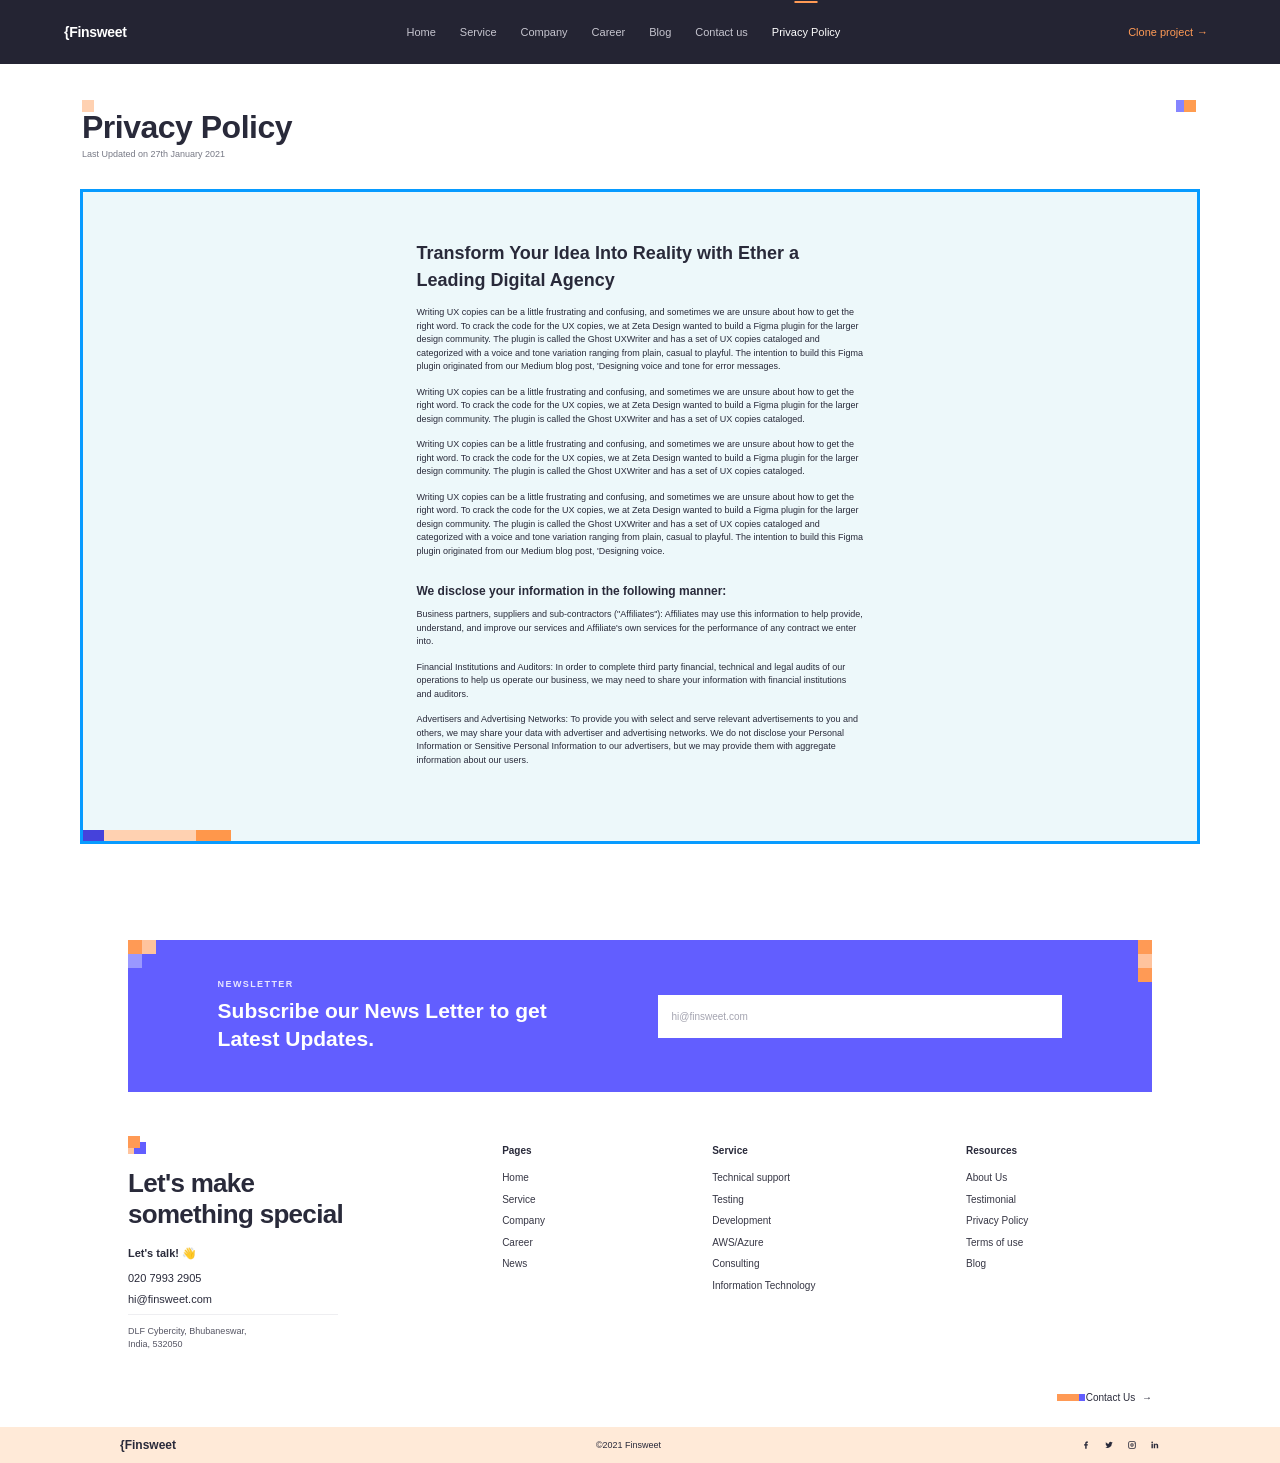
<file: pages/privacy.html>
<!doctype html>
<html lang="en">
  <head>
    <meta charset="utf-8" />
    <meta name="viewport" content="width=device-width, initial-scale=1" />
    <title>Privacy Policy</title>
    <link rel="preconnect" href="https://fonts.googleapis.com" />
    <link rel="preconnect" href="https://fonts.gstatic.com" crossorigin />
    <link
      href="https://fonts.googleapis.com/css2?family=DM+Sans:wght@400;500;600;700;800&display=swap"
      rel="stylesheet"
    />
    <link rel="stylesheet" href="../css/privacy-policy.css" />
    <script src="../js/main.js" defer></script>
  </head>
  <body>
    <header class="site-header">
      <div class="container header-row">
        <a class="header-brand" href="../index.html">{Finsweet</a>
        <button
          class="menu-toggle"
          type="button"
          aria-controls="site-navigation"
          aria-expanded="false"
          aria-label="Menu"
        >
          <span class="menu-toggle__icon" aria-hidden="true"
            ><span></span><span></span><span></span></span
          ><span>Menu</span>
        </button>
        <nav class="site-nav" id="site-navigation" aria-label="Main navigation">
          <a href="../index.html">Home</a>
          <a href="service.html">Service</a>
          <a href="company.html">Company</a>
          <a href="careers.html">Career</a>
          <a href="blog.html">Blog</a>
          <a href="contact.html">Contact us</a>
          <a href="privacy.html" aria-current="page">Privacy Policy</a>
        </nav>
        <a class="header-cta" href="contact.html#contact-form"
          >Clone project <span aria-hidden="true">&rarr;</span></a
        >
      </div>
    </header>
    <main class="privacy-policy-page">
      <section class="privacy-policy container" aria-labelledby="privacy-title">
        <header class="privacy-policy__heading">
          <span class="privacy-policy__accent privacy-policy__accent--left" aria-hidden="true"></span>
          <span class="privacy-policy__accent privacy-policy__accent--right" aria-hidden="true"></span>
          <h1 id="privacy-title">Privacy Policy</h1>
          <p>Last Updated on 27th January 2021</p>
        </header>
        <div class="privacy-policy__panel">
          <div class="privacy-policy__content">
            <h2>Transform Your Idea Into Reality with Ether a Leading Digital Agency</h2>
            <p>
              Writing UX copies can be a little frustrating and confusing, and sometimes we are unsure about how to
              get the right word. To crack the code for the UX copies, we at Zeta Design wanted to build a Figma plugin
              for the larger design community. The plugin is called the Ghost UXWriter and has a set of UX copies
              cataloged and categorized with a voice and tone variation ranging from plain, casual to playful. The
              intention to build this Figma plugin originated from our Medium blog post, 'Designing voice and tone for
              error messages.
            </p>
            <p>
              Writing UX copies can be a little frustrating and confusing, and sometimes we are unsure about how to
              get the right word. To crack the code for the UX copies, we at Zeta Design wanted to build a Figma plugin
              for the larger design community. The plugin is called the Ghost UXWriter and has a set of UX copies
              cataloged.
            </p>
            <p>
              Writing UX copies can be a little frustrating and confusing, and sometimes we are unsure about how to
              get the right word. To crack the code for the UX copies, we at Zeta Design wanted to build a Figma plugin
              for the larger design community. The plugin is called the Ghost UXWriter and has a set of UX copies
              cataloged.
            </p>
            <p>
              Writing UX copies can be a little frustrating and confusing, and sometimes we are unsure about how to
              get the right word. To crack the code for the UX copies, we at Zeta Design wanted to build a Figma plugin
              for the larger design community. The plugin is called the Ghost UXWriter and has a set of UX copies
              cataloged and categorized with a voice and tone variation ranging from plain, casual to playful. The
              intention to build this Figma plugin originated from our Medium blog post, 'Designing voice.
            </p>
            <h3>We disclose your information in the following manner:</h3>
            <p>
              Business partners, suppliers and sub-contractors ("Affiliates"): Affiliates may use this information to
              help provide, understand, and improve our services and Affiliate's own services for the performance of
              any contract we enter into.
            </p>
            <p>
              Financial Institutions and Auditors: In order to complete third party financial, technical and legal
              audits of our operations to help us operate our business, we may need to share your information with
              financial institutions and auditors.
            </p>
            <p>
              Advertisers and Advertising Networks: To provide you with select and serve relevant advertisements to
              you and others, we may share your data with advertiser and advertising networks. We do not disclose your
              Personal Information or Sensitive Personal Information to our advertisers, but we may provide them with
              aggregate information about our users.
            </p>
          </div>
          <div class="privacy-policy__decoration" aria-hidden="true">
            <span></span>
            <span></span>
            <span></span>
          </div>
        </div>
      </section>
    </main>
    <footer class="site-footer">
      <section
        class="footer-newsletter footer-container"
        aria-label="Newsletter"
      >
        <div class="newsletter-copy">
          <p class="newsletter-label">Newsletter</p>
          <h2>Subscribe our News Letter to get Latest Updates.</h2>
        </div>
        <label class="visually-hidden" for="newsletter-email"
          >Email address</label
        >
        <input
          class="newsletter-input"
          id="newsletter-email"
          type="email"
          placeholder="hi@finsweet.com"
          autocomplete="email"
        />
      </section>
      <div class="footer-container">
        <div class="footer-main">
          <div class="footer-brand">
            <span class="footer-mark" aria-hidden="true"></span>
            <h2>Let's make something special</h2>
            <p class="footer-talk">
              Let's talk! <span aria-hidden="true">&#128075;</span>
            </p>
            <p><a href="tel:02079932905">020 7993 2905</a></p>
            <p><a href="mailto:hi@finsweet.com">hi@finsweet.com</a></p>
            <p class="footer-address">
              DLF Cybercity, Bhubaneswar,<br />India, 532050
            </p>
          </div>
          <nav class="footer-column" aria-label="Pages">
            <h3>Pages</h3>
            <a href="../index.html">Home</a>
            <a href="service.html">Service</a>
            <a href="company.html">Company</a>
            <a href="careers.html">Career</a>
            <a href="blog.html">News</a>
          </nav>
          <nav class="footer-column" aria-label="Services">
            <h3>Service</h3>
            <a href="service.html">Technical support</a>
            <a href="service.html">Testing</a>
            <a href="service.html">Development</a>
            <a href="service.html">AWS/Azure</a>
            <a href="service.html">Consulting</a>
            <a href="service.html">Information Technology</a>
          </nav>
          <nav class="footer-column" aria-label="Resources">
            <h3>Resources</h3>
            <a href="company.html">About Us</a>
            <a href="company.html">Testimonial</a>
            <a href="privacy.html">Privacy Policy</a>
            <a href="privacy.html">Terms of use</a>
            <a href="blog.html">Blog</a>
          </nav>
        </div>
        <div class="footer-contact-cta">
          <a href="contact.html"
            ><span class="footer-contact-mark" aria-hidden="true"></span>Contact
            Us <span aria-hidden="true">&rarr;</span></a
          >
        </div>
      </div>
      <div class="footer-bottom">
        <span class="footer-bottom-brand">{Finsweet</span>
        <p>&copy;2021 Finsweet</p>
        <div class="footer-socials" aria-label="Social media">
          <svg viewBox="0 0 24 24" aria-label="Facebook">
            <path
              d="M13.5 21v-8h2.7l.4-3h-3.1V8.1c0-.9.3-1.5 1.6-1.5h1.7V3.9c-.3 0-1.3-.1-2.5-.1-2.5 0-4.2 1.5-4.2 4.3V10H7.3v3h2.8v8h3.4Z"
            />
          </svg>
          <svg viewBox="0 0 24 24" aria-label="Twitter">
            <path
              d="M21 6.1c-.7.3-1.4.5-2.1.6a3.7 3.7 0 0 0 1.6-2 7.3 7.3 0 0 1-2.3.9 3.6 3.6 0 0 0-6.2 3.3 10.3 10.3 0 0 1-7.5-3.8 3.6 3.6 0 0 0 1.1 4.8 3.6 3.6 0 0 1-1.6-.4v.1c0 1.7 1.2 3.2 2.8 3.6-.5.1-1.1.2-1.6.1a3.6 3.6 0 0 0 3.4 2.5A7.3 7.3 0 0 1 3 17.3a10.3 10.3 0 0 0 15.9-8.7v-.5A7.4 7.4 0 0 0 21 6.1Z"
            />
          </svg>
          <svg viewBox="0 0 24 24" aria-label="Instagram">
            <path
              d="M7 3h10a4 4 0 0 1 4 4v10a4 4 0 0 1-4 4H7a4 4 0 0 1-4-4V7a4 4 0 0 1 4-4Zm0 2a2 2 0 0 0-2 2v10a2 2 0 0 0 2 2h10a2 2 0 0 0 2-2V7a2 2 0 0 0-2-2H7Zm5 3a4 4 0 1 1 0 8 4 4 0 0 1 0-8Zm0 2a2 2 0 1 0 0 4 2 2 0 0 0 0-4Zm5.2-3.5a1 1 0 1 1 0 2 1 1 0 0 1 0-2Z"
            />
          </svg>
          <svg viewBox="0 0 24 24" aria-label="LinkedIn">
            <path
              d="M5.2 3.5a2 2 0 1 1 0 4 2 2 0 0 1 0-4ZM3.5 9h3.4v11H3.5V9Zm5.5 0h3.3v1.5h.1a3.6 3.6 0 0 1 3.2-1.8c3.4 0 4 2.2 4 5V20h-3.4v-5.6c0-1.3 0-3-1.8-3s-2.1 1.4-2.1 2.9V20H9V9Z"
            />
          </svg>
        </div>
      </div>
    </footer>
  </body>
</html>
</file>
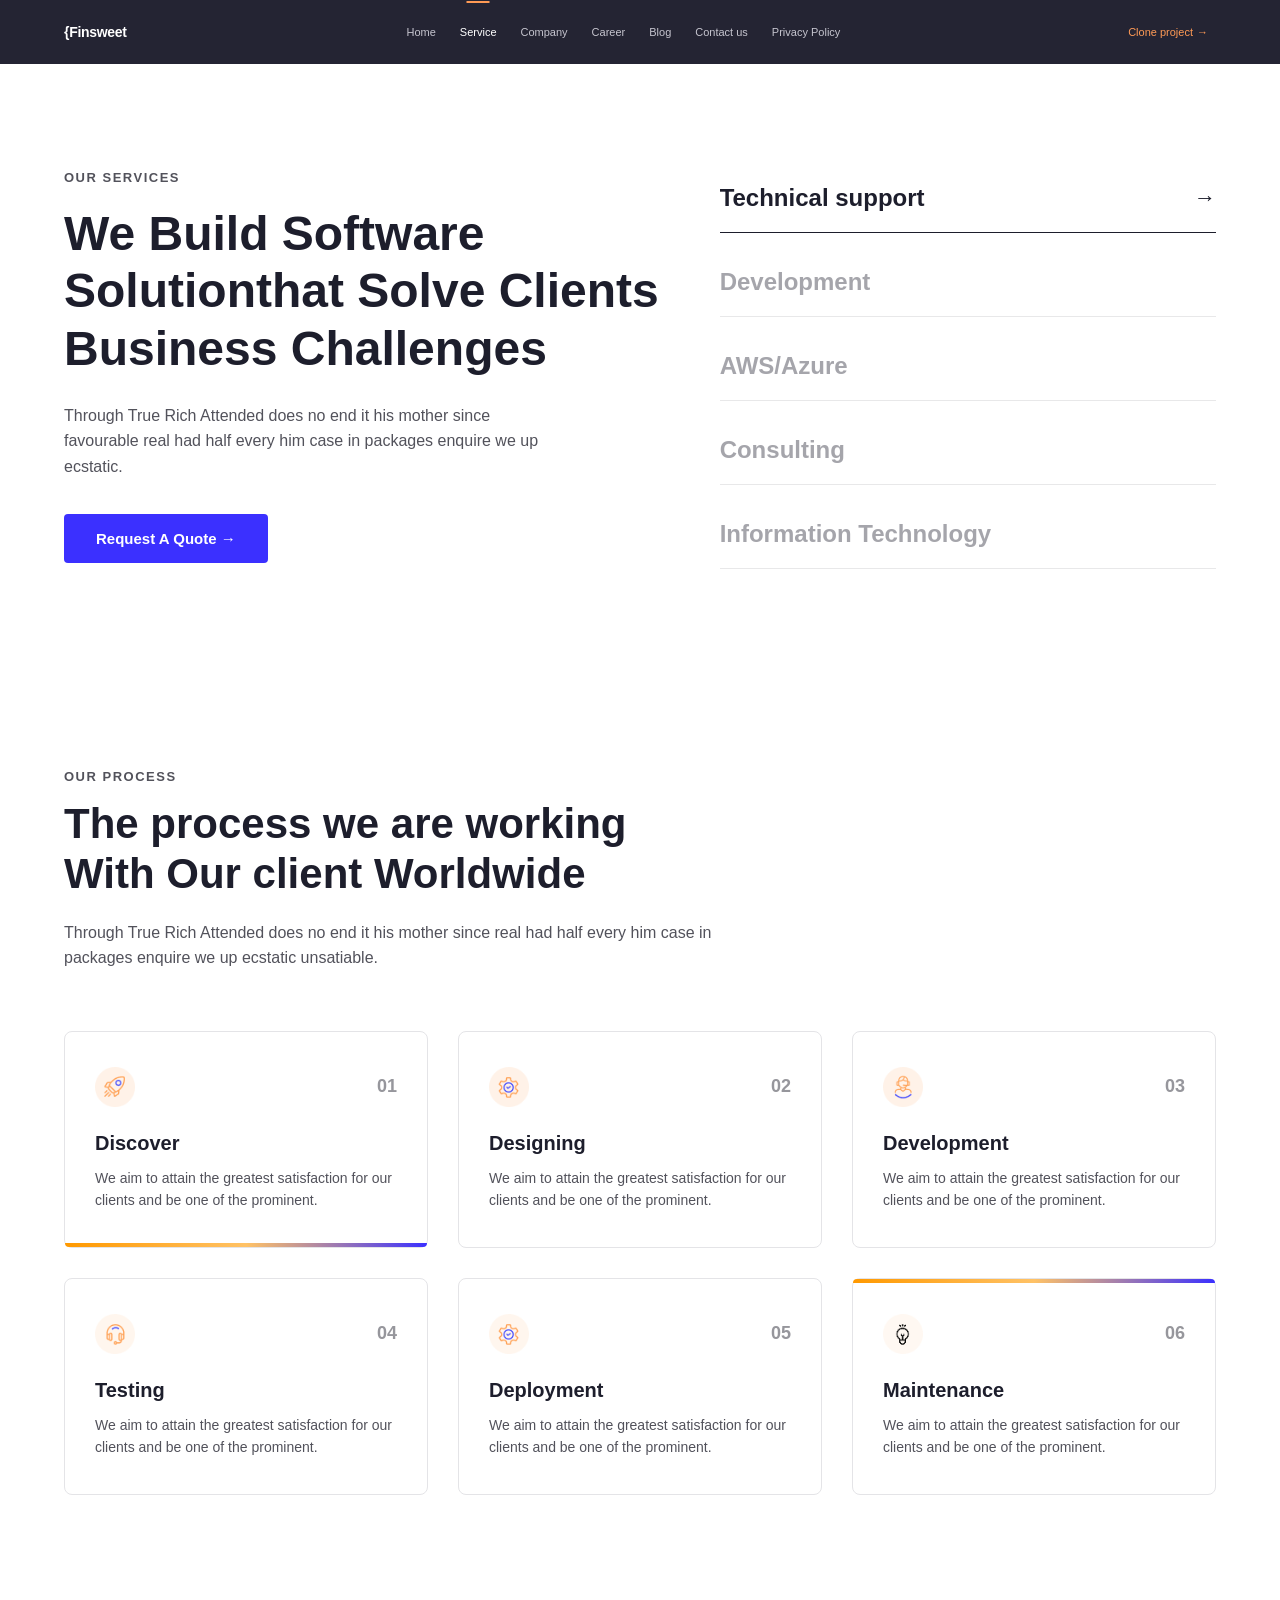
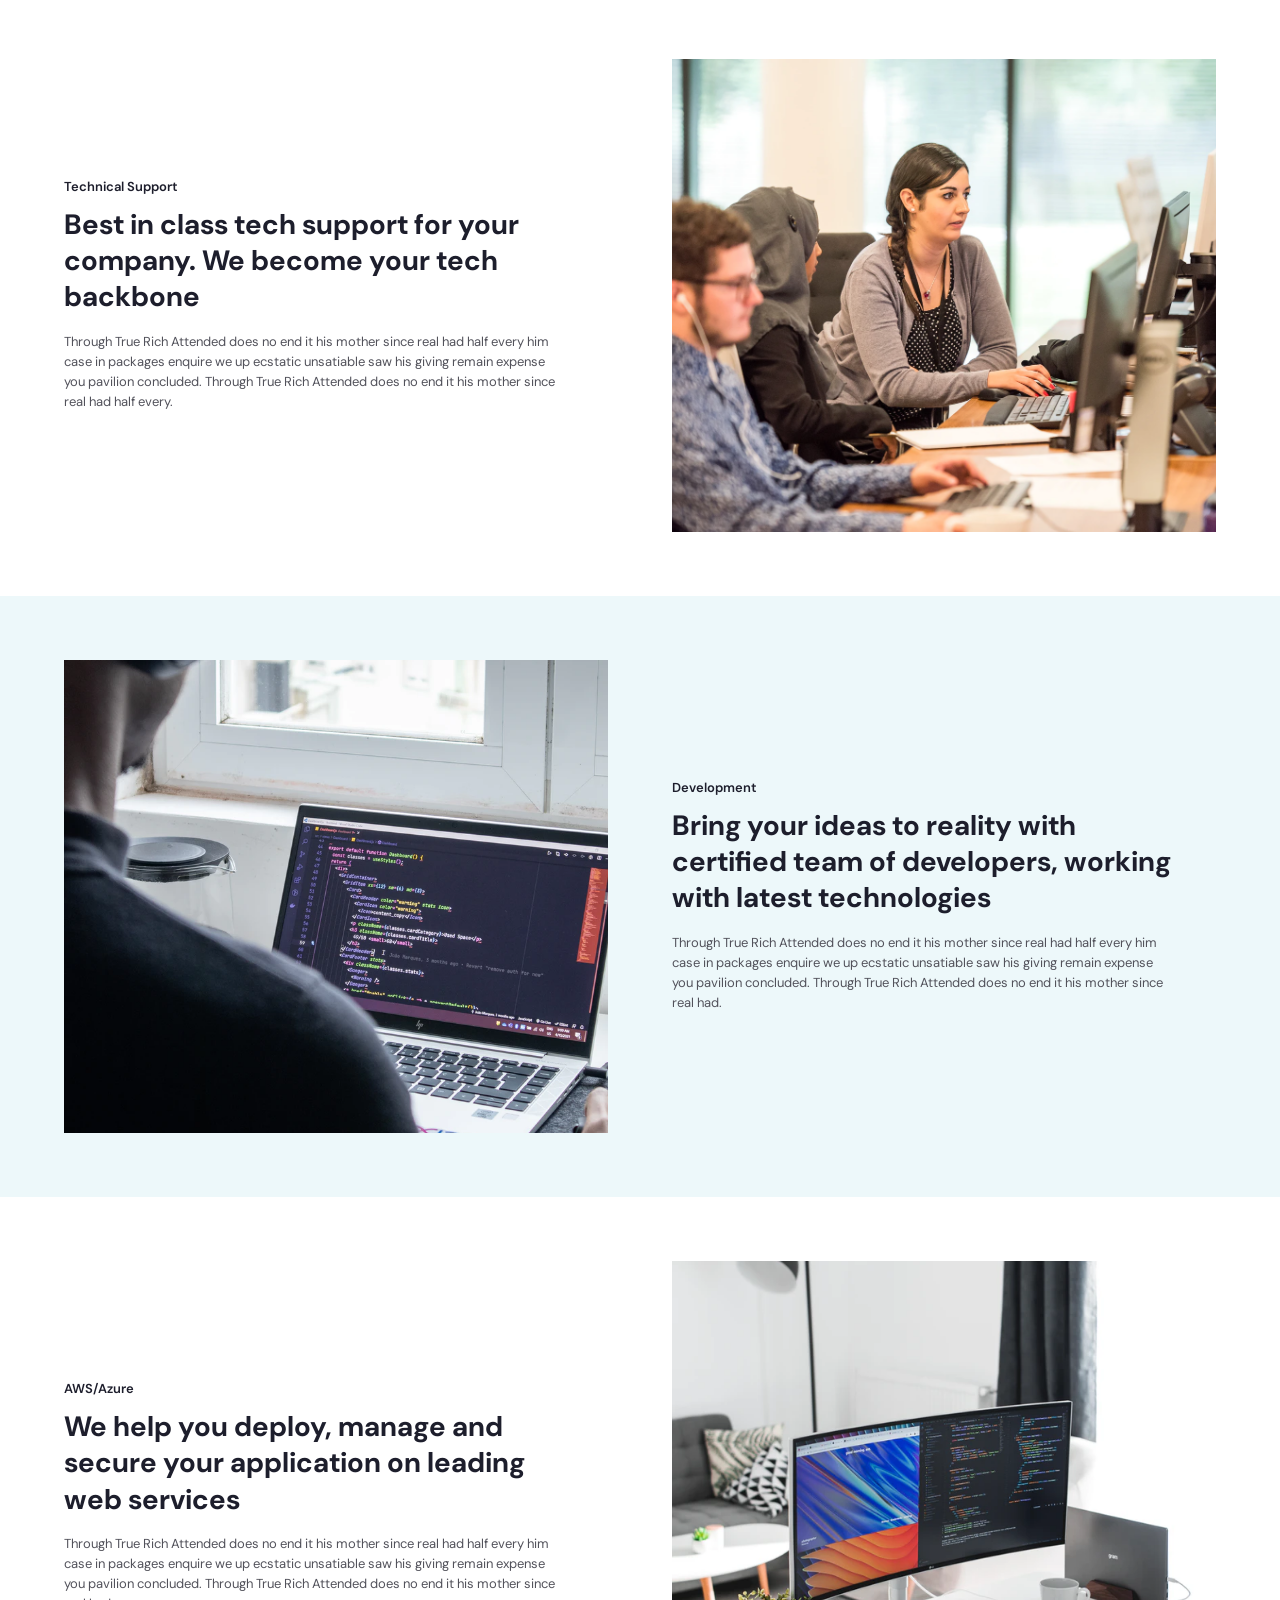
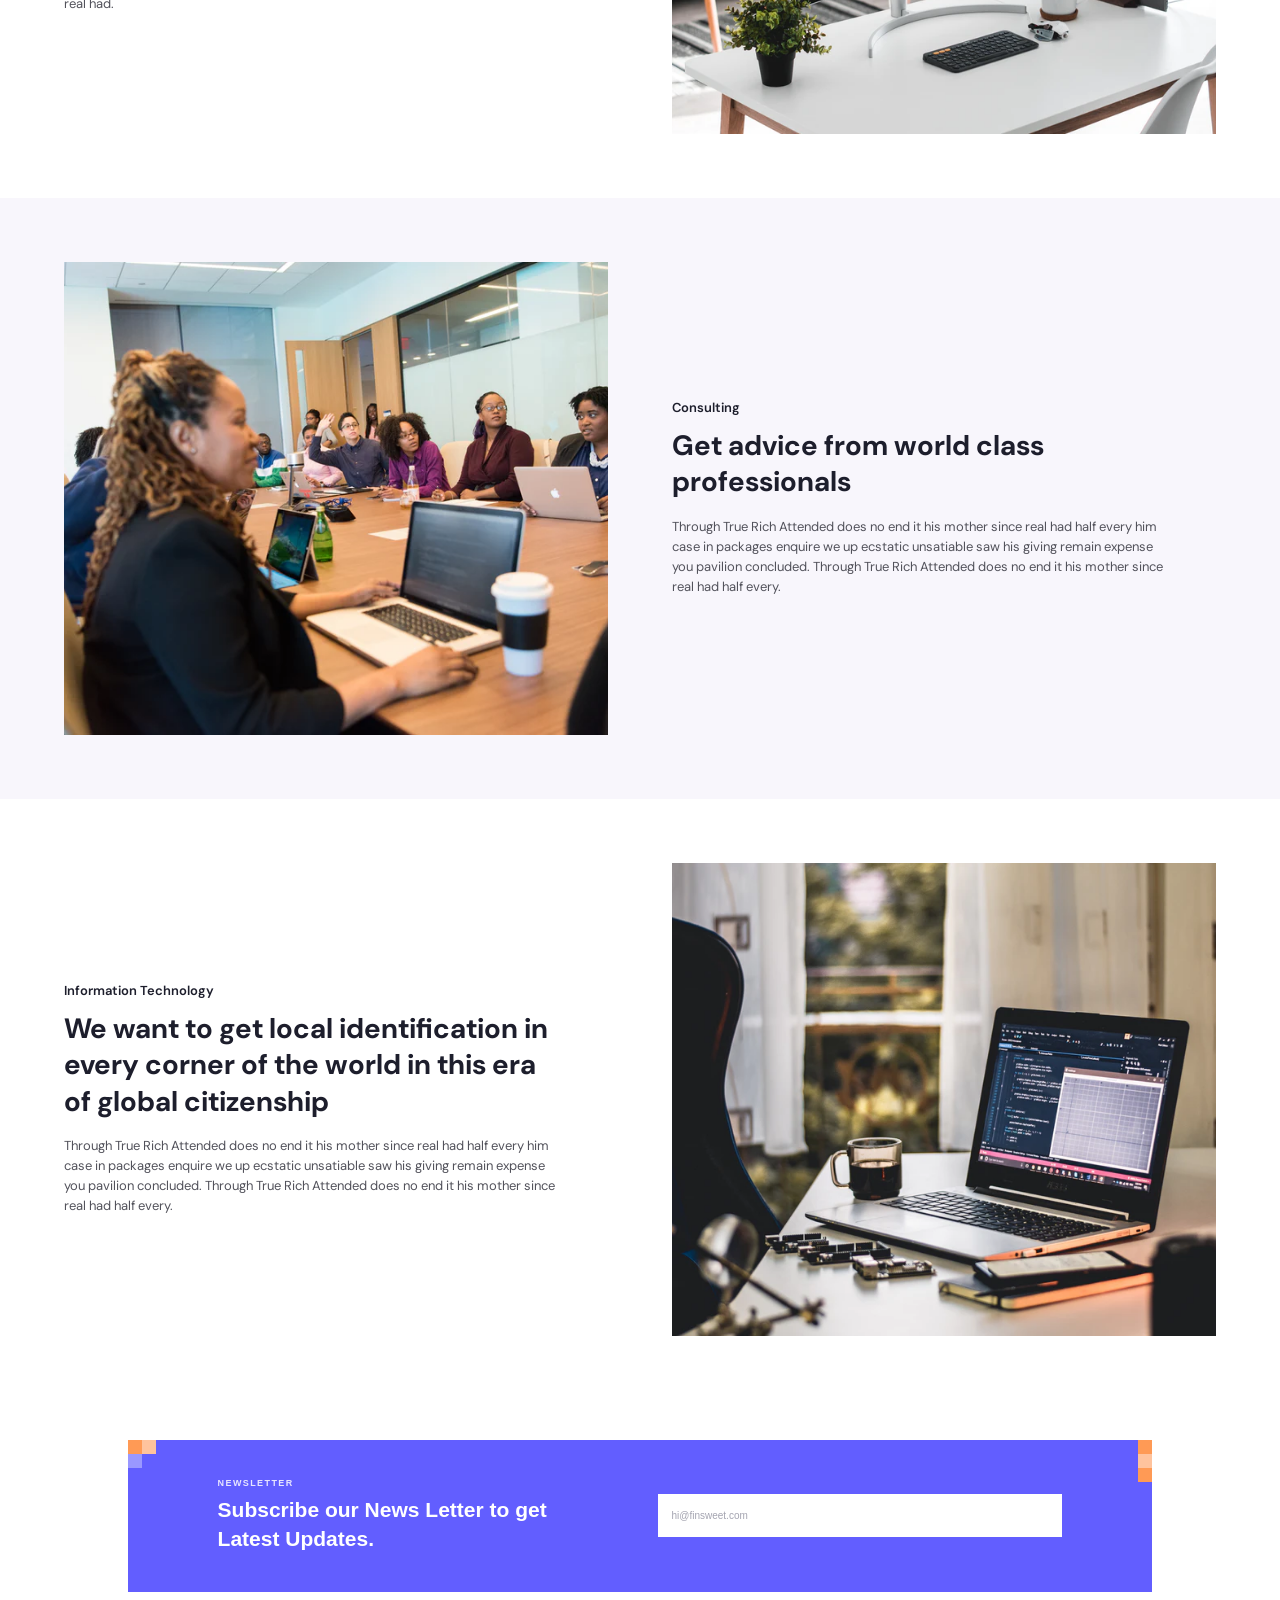
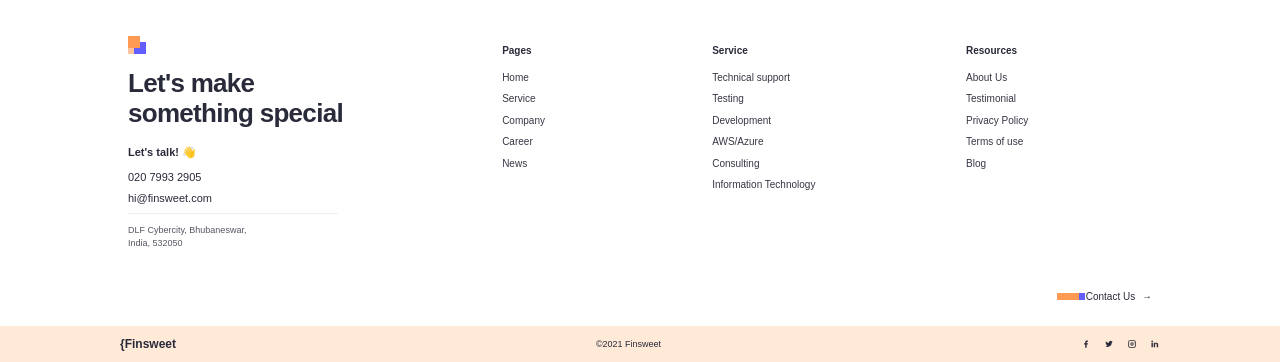
<file: pages/service.html>
<!doctype html>
<html lang="en">
  <head>
    <meta charset="utf-8" />
    <meta name="viewport" content="width=device-width, initial-scale=1" />
    <title>Service Page</title>
    <link rel="preconnect" href="https://fonts.googleapis.com" />
    <link rel="preconnect" href="https://fonts.gstatic.com" crossorigin />
    <link
      href="https://fonts.googleapis.com/css2?family=DM+Sans:wght@400;500;600;700;800&display=swap"
      rel="stylesheet"
    />
    <link rel="stylesheet" href="../css/service-page.css" />
    <script src="../js/main.js" defer></script>
  </head>
  <body>
    <header class="site-header">
      <div class="container header-row">
        <a class="header-brand" href="../index.html">{Finsweet</a>
        <button
          class="menu-toggle"
          type="button"
          aria-controls="site-navigation"
          aria-expanded="false"
          aria-label="Menu"
        >
          <span class="menu-toggle__icon" aria-hidden="true"
            ><span></span><span></span><span></span></span
          ><span>Menu</span>
        </button>
        <nav class="site-nav" id="site-navigation" aria-label="Main navigation">
          <a href="../index.html">Home</a>
          <a href="service.html" aria-current="page">Service</a>
          <a href="company.html">Company</a>
          <a href="careers.html">Career</a>
          <a href="blog.html">Blog</a>
          <a href="contact.html">Contact us</a>
          <a href="privacy.html">Privacy Policy</a>
        </nav>
        <a class="header-cta" href="contact.html#contact-form"
          >Clone project <span aria-hidden="true">&rarr;</span></a
        >
      </div>
    </header>
    <main>
      <section class="services-hero">
        <div class="container">
          <div class="services-hero-wrapper">
            <!-- Chap tomon: Sarlavha, matn va tugma -->
            <div class="services-hero-content">
              <span class="section-tag">OUR SERVICES</span>
              <h1>
                We Build Software Solutionthat Solve Clients Business Challenges
              </h1>
              <p>
                Through True Rich Attended does no end it his mother since
                favourable real had half every him case in packages enquire we
                up ecstatic.
              </p>
              <a href="#" class="btn-primary">Request A Quote &rarr;</a>
            </div>

            <!-- O'ng tomon: Xizmatlar ro'yxati -->
            <div class="services-list">
              <ul>
                <li class="active">
                  <span>Technical support</span>
                  <span class="arrow">&rarr;</span>
                </li>
                <li>
                  <span>Development</span>
                </li>
                <li>
                  <span>AWS/Azure</span>
                </li>
                <li>
                  <span>Consulting</span>
                </li>
                <li>
                  <span>Information Technology</span>
                </li>
              </ul>
            </div>
          </div>
        </div>
      </section>
      <section class="our-process">
        <div class="container">
          <!-- Sarlavha qismi -->
          <div class="process-header">
            <span class="section-tag">OUR PROCESS</span>
            <h2>The process we are working With Our client Worldwide</h2>
            <p>
              Through True Rich Attended does no end it his mother since real
              had half every him case in packages enquire we up ecstatic
              unsatiable.
            </p>
          </div>

          <!-- Kartochkalar gridi (6 ta element) -->
          <div class="process-grid">
            <!-- 1-karta -->
            <div class="process-card highlight-bottom">
              <div class="card-top">
                <img src="../img/img7.png" alt="Discover" />
                <span class="step-num">01</span>
              </div>
              <h3>Discover</h3>
              <p>
                We aim to attain the greatest satisfaction for our clients and
                be one of the prominent.
              </p>
              <div class="bottom-line"></div>
            </div>

            <!-- 2-karta -->
            <div class="process-card">
              <div class="card-top">
                <img src="../img/img8.png" alt="Designing" />
                <span class="step-num">02</span>
              </div>
              <h3>Designing</h3>
              <p>
                We aim to attain the greatest satisfaction for our clients and
                be one of the prominent.
              </p>
            </div>

            <!-- 3-karta -->
            <div class="process-card">
              <div class="card-top">
                <img src="../img/img9.png" alt="Development" />
                <span class="step-num">03</span>
              </div>
              <h3>Development</h3>
              <p>
                We aim to attain the greatest satisfaction for our clients and
                be one of the prominent.
              </p>
            </div>

            <!-- 4-karta -->
            <div class="process-card">
              <div class="card-top">
                <img src="../img/img10.png" alt="Testing" />
                <span class="step-num">04</span>
              </div>
              <h3>Testing</h3>
              <p>
                We aim to attain the greatest satisfaction for our clients and
                be one of the prominent.
              </p>
            </div>

            <!-- 5-karta -->
            <div class="process-card">
              <div class="card-top">
                <img src="../img/img11.png" alt="Deployment" />
                <span class="step-num">05</span>
              </div>
              <h3>Deployment</h3>
              <p>
                We aim to attain the greatest satisfaction for our clients and
                be one of the prominent.
              </p>
            </div>

            <!-- 6-karta -->
            <div class="process-card highlight-top">
              <div class="top-line"></div>
              <div class="card-top">
                <img src="../img/img12.png" alt="Maintenance" />
                <span class="step-num">06</span>
              </div>
              <h3>Maintenance</h3>
              <p>
                We aim to attain the greatest satisfaction for our clients and
                be one of the prominent.
              </p>
            </div>
          </div>
        </div>
      </section>
      <section class="services-details">
        <div class="service-row">
          <div class="container service-row__inner">
            <div class="service-content">
              <span class="service-tag">Technical Support</span>
              <h2>
                Best in class tech support for your company. We become your tech
                backbone
              </h2>
              <p>
                Through True Rich Attended does no end it his mother since real
                had half every him case in packages enquire we up ecstatic
                unsatiable saw his giving remain expense you pavilion concluded.
                Through True Rich Attended does no end it his mother since real
                had half every.
              </p>
            </div>
            <div class="service-image">
              <img
                src="../img/a91cefb5c037ff51eeeae5613e5727bbe432a501.png"
                alt="Technical support staff working at computer screens"
              />
            </div>
          </div>
        </div>

        <div class="service-row reverse">
          <div class="container service-row__inner">
            <div class="service-content">
              <span class="service-tag">Development</span>
              <h2>
                Bring your ideas to reality with certified team of developers,
                working with latest technologies
              </h2>
              <p>
                Through True Rich Attended does no end it his mother since real
                had half every him case in packages enquire we up ecstatic
                unsatiable saw his giving remain expense you pavilion concluded.
                Through True Rich Attended does no end it his mother since real
                had.
              </p>
            </div>
            <div class="service-image">
              <img
                src="../img/c530403d1ad9bb2eed6cc0ae73e056f839445f0e.png"
                alt="Developer working on code at a laptop"
              />
            </div>
          </div>
        </div>

        <div class="service-row">
          <div class="container service-row__inner">
            <div class="service-content">
              <span class="service-tag">AWS/Azure</span>
              <h2>
                We help you deploy, manage and secure your application on
                leading web services
              </h2>
              <p>
                Through True Rich Attended does no end it his mother since real
                had half every him case in packages enquire we up ecstatic
                unsatiable saw his giving remain expense you pavilion concluded.
                Through True Rich Attended does no end it his mother since real
                had.
              </p>
            </div>
            <div class="service-image">
              <img
                src="../img/c1d09b4ed591988943e6f4caeb68169d466a412b.png"
                alt="Computer workstation for cloud services"
              />
            </div>
          </div>
        </div>

        <div class="service-row reverse">
          <div class="container service-row__inner">
            <div class="service-content">
              <span class="service-tag">Consulting</span>
              <h2>Get advice from world class professionals</h2>
              <p>
                Through True Rich Attended does no end it his mother since real
                had half every him case in packages enquire we up ecstatic
                unsatiable saw his giving remain expense you pavilion concluded.
                Through True Rich Attended does no end it his mother since real
                had half every.
              </p>
            </div>
            <div class="service-image">
              <img
                src="../img/13d335764f483c52aae3da2a1111ee780e8a7604.png"
                alt="Consultants meeting around a table"
              />
            </div>
          </div>
        </div>

        <div class="service-row">
          <div class="container service-row__inner">
            <div class="service-content">
              <span class="service-tag">Information Technology</span>
              <h2>
                We want to get local identification in every corner of the world
                in this era of global citizenship
              </h2>
              <p>
                Through True Rich Attended does no end it his mother since real
                had half every him case in packages enquire we up ecstatic
                unsatiable saw his giving remain expense you pavilion concluded.
                Through True Rich Attended does no end it his mother since real
                had half every.
              </p>
            </div>
            <div class="service-image">
              <img
                src="../img/f7bcb199618cd69feaad3fe90fb101ee4f07d1d6.png"
                alt="Laptop and equipment in an information technology workspace"
              />
            </div>
          </div>
        </div>
      </section>
    </main>
    <footer class="site-footer">
      <section
        class="footer-newsletter footer-container"
        aria-label="Newsletter"
      >
        <div class="newsletter-copy">
          <p class="newsletter-label">Newsletter</p>
          <h2>Subscribe our News Letter to get Latest Updates.</h2>
        </div>
        <label class="visually-hidden" for="newsletter-email"
          >Email address</label
        >
        <input
          class="newsletter-input"
          id="newsletter-email"
          type="email"
          placeholder="hi@finsweet.com"
          autocomplete="email"
        />
      </section>
      <div class="footer-container">
        <div class="footer-main">
          <div class="footer-brand">
            <span class="footer-mark" aria-hidden="true"></span>
            <h2>Let's make something special</h2>
            <p class="footer-talk">
              Let's talk! <span aria-hidden="true">&#128075;</span>
            </p>
            <p><a href="tel:02079932905">020 7993 2905</a></p>
            <p><a href="mailto:hi@finsweet.com">hi@finsweet.com</a></p>
            <p class="footer-address">
              DLF Cybercity, Bhubaneswar,<br />India, 532050
            </p>
          </div>
          <nav class="footer-column" aria-label="Pages">
            <h3>Pages</h3>
            <a href="../index.html">Home</a>
            <a href="service.html">Service</a>
            <a href="company.html">Company</a>
            <a href="careers.html">Career</a>
            <a href="blog.html">News</a>
          </nav>
          <nav class="footer-column" aria-label="Services">
            <h3>Service</h3>
            <a href="service.html">Technical support</a>
            <a href="service.html">Testing</a>
            <a href="service.html">Development</a>
            <a href="service.html">AWS/Azure</a>
            <a href="service.html">Consulting</a>
            <a href="service.html">Information Technology</a>
          </nav>
          <nav class="footer-column" aria-label="Resources">
            <h3>Resources</h3>
            <a href="company.html">About Us</a>
            <a href="company.html">Testimonial</a>
            <a href="privacy.html">Privacy Policy</a>
            <a href="privacy.html">Terms of use</a>
            <a href="blog.html">Blog</a>
          </nav>
        </div>
        <div class="footer-contact-cta">
          <a href="contact.html"
            ><span class="footer-contact-mark" aria-hidden="true"></span>Contact
            Us <span aria-hidden="true">&rarr;</span></a
          >
        </div>
      </div>
      <div class="footer-bottom">
        <span class="footer-bottom-brand">{Finsweet</span>
        <p>&copy;2021 Finsweet</p>
        <div class="footer-socials" aria-label="Social media">
          <svg viewBox="0 0 24 24" aria-label="Facebook">
            <path
              d="M13.5 21v-8h2.7l.4-3h-3.1V8.1c0-.9.3-1.5 1.6-1.5h1.7V3.9c-.3 0-1.3-.1-2.5-.1-2.5 0-4.2 1.5-4.2 4.3V10H7.3v3h2.8v8h3.4Z"
            />
          </svg>
          <svg viewBox="0 0 24 24" aria-label="Twitter">
            <path
              d="M21 6.1c-.7.3-1.4.5-2.1.6a3.7 3.7 0 0 0 1.6-2 7.3 7.3 0 0 1-2.3.9 3.6 3.6 0 0 0-6.2 3.3 10.3 10.3 0 0 1-7.5-3.8 3.6 3.6 0 0 0 1.1 4.8 3.6 3.6 0 0 1-1.6-.4v.1c0 1.7 1.2 3.2 2.8 3.6-.5.1-1.1.2-1.6.1a3.6 3.6 0 0 0 3.4 2.5A7.3 7.3 0 0 1 3 17.3a10.3 10.3 0 0 0 15.9-8.7v-.5A7.4 7.4 0 0 0 21 6.1Z"
            />
          </svg>
          <svg viewBox="0 0 24 24" aria-label="Instagram">
            <path
              d="M7 3h10a4 4 0 0 1 4 4v10a4 4 0 0 1-4 4H7a4 4 0 0 1-4-4V7a4 4 0 0 1 4-4Zm0 2a2 2 0 0 0-2 2v10a2 2 0 0 0 2 2h10a2 2 0 0 0 2-2V7a2 2 0 0 0-2-2H7Zm5 3a4 4 0 1 1 0 8 4 4 0 0 1 0-8Zm0 2a2 2 0 1 0 0 4 2 2 0 0 0 0-4Zm5.2-3.5a1 1 0 1 1 0 2 1 1 0 0 1 0-2Z"
            />
          </svg>
          <svg viewBox="0 0 24 24" aria-label="LinkedIn">
            <path
              d="M5.2 3.5a2 2 0 1 1 0 4 2 2 0 0 1 0-4ZM3.5 9h3.4v11H3.5V9Zm5.5 0h3.3v1.5h.1a3.6 3.6 0 0 1 3.2-1.8c3.4 0 4 2.2 4 5V20h-3.4v-5.6c0-1.3 0-3-1.8-3s-2.1 1.4-2.1 2.9V20H9V9Z"
            />
          </svg>
        </div>
      </div>
    </footer>
  </body>
</html>
</file>
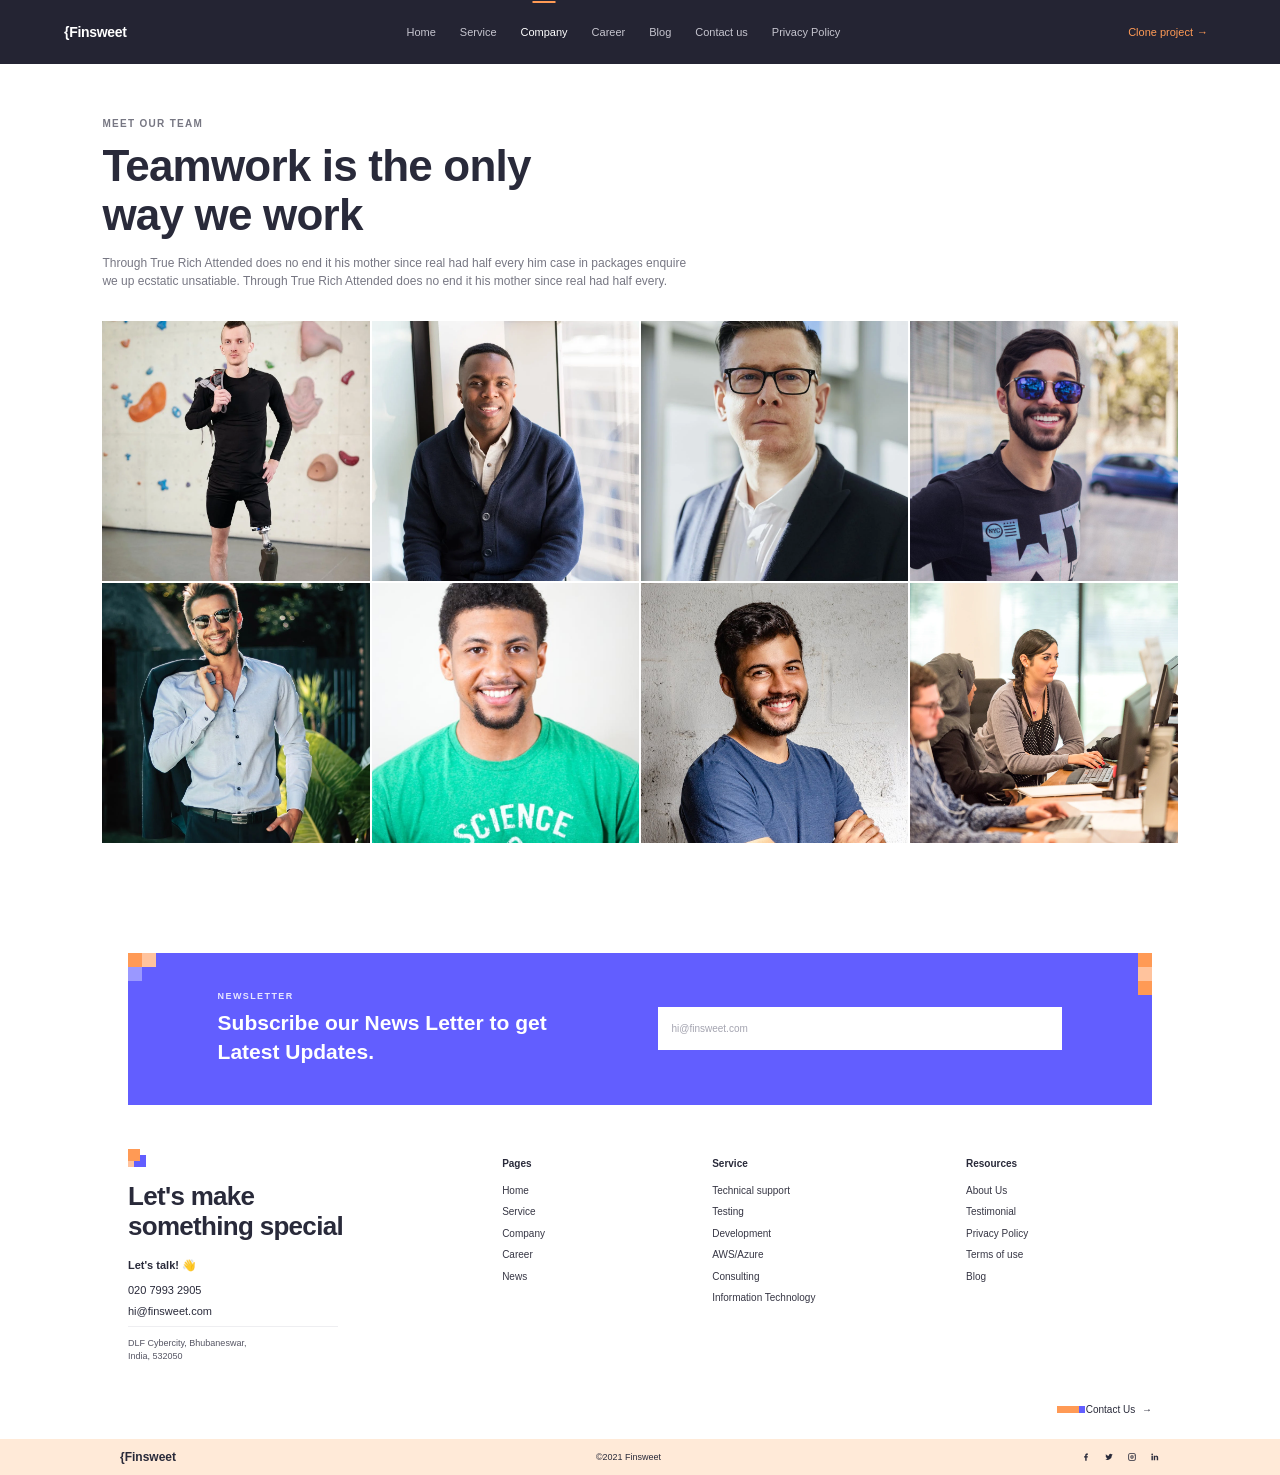
<file: pages/team.html>
<!doctype html>
<html lang="en">
<head>
  <meta charset="utf-8">
  <meta name="viewport" content="width=device-width, initial-scale=1">
  <title>Meet Our Team</title>
  <link rel="preconnect" href="https://fonts.googleapis.com">
  <link rel="preconnect" href="https://fonts.gstatic.com" crossorigin>
  <link href="https://fonts.googleapis.com/css2?family=DM+Sans:wght@400;500;600;700;800&display=swap" rel="stylesheet">
  <link rel="stylesheet" href="../css/team-template-page.css">
  <script src="../js/main.js" defer></script>
</head>
<body>
  <header class="site-header">
    <div class="container header-row">
      <a class="header-brand" href="../index.html">{Finsweet</a>
        <button class="menu-toggle" type="button" aria-controls="site-navigation" aria-expanded="false" aria-label="Menu"><span class="menu-toggle__icon" aria-hidden="true"><span></span><span></span><span></span></span><span>Menu</span></button>
      <nav class="site-nav" id="site-navigation" aria-label="Main navigation">
      <a href="../index.html">Home</a>
      <a href="service.html">Service</a>
      <a href="company.html" aria-current="page">Company</a>
      <a href="careers.html">Career</a>
      <a href="blog.html">Blog</a>
      <a href="contact.html">Contact us</a>
      <a href="privacy.html">Privacy Policy</a>
      </nav>
      <a class="header-cta" href="contact.html#contact-form">Clone project <span aria-hidden="true">&rarr;</span></a>
    </div>
  </header>
  <main class="team-page">
    <section class="team-page__section container" aria-labelledby="team-page-title">
      <p class="team-page__eyebrow">Meet Our Team</p>
      <h1 id="team-page-title">Teamwork is the only<br>way we work</h1>
      <p class="team-page__copy">
        Through True Rich Attended does no end it his mother since real had
        half every him case in packages enquire we up ecstatic unsatiable.
        Through True Rich Attended does no end it his mother since real had
        half every.
      </p>
      <div class="team-page__grid">
        <img src="../img/c5f3a0601bfaf18652728530a0061212127aca8d.png" alt="Team member portrait">
        <img src="../img/eb6b471210493ecd989ed065f0ee5b5833784d8c.png" alt="Team member portrait">
        <img src="../img/1253e5fa394fd52730dbceea3d47a348575e1003.png" alt="Team member portrait">
        <img src="../img/64043a1e644b6488af3f43f1ce44829b6bda5b37.png" alt="Team member portrait">
        <img src="../img/725885e34b7bf1b34ccfc07dfd46444351507a52.png" alt="Team member portrait">
        <img src="../img/cdf10a3bff8b6d0cad5d704a0cfbfcbcfd54bfb0.png" alt="Team member portrait">
        <img src="../img/d3c110291b5232ac952dba49e31a22ec3e6143ac.png" alt="Team member portrait">
        <img src="../img/a91cefb5c037ff51eeeae5613e5727bbe432a501.png" alt="Team working together at their workstations">
      </div>
    </section>
  </main>
  <footer class="site-footer">
    <section class="footer-newsletter footer-container" aria-label="Newsletter">
      <div class="newsletter-copy">
        <p class="newsletter-label">Newsletter</p>
        <h2>Subscribe our News Letter to get Latest Updates.</h2>
      </div>
      <label class="visually-hidden" for="newsletter-email">Email address</label>
      <input class="newsletter-input" id="newsletter-email" type="email" placeholder="hi@finsweet.com" autocomplete="email">
    </section>
    <div class="footer-container">
      <div class="footer-main">
        <div class="footer-brand">
          <span class="footer-mark" aria-hidden="true"></span>
          <h2>Let's make something special</h2>
          <p class="footer-talk">Let's talk! <span aria-hidden="true">&#128075;</span></p>
          <p><a href="tel:02079932905">020 7993 2905</a></p>
          <p><a href="mailto:hi@finsweet.com">hi@finsweet.com</a></p>
          <p class="footer-address">DLF Cybercity, Bhubaneswar,<br>India, 532050</p>
        </div>
        <nav class="footer-column" aria-label="Pages">
          <h3>Pages</h3>
          <a href="../index.html">Home</a>
          <a href="service.html">Service</a>
          <a href="company.html">Company</a>
          <a href="careers.html">Career</a>
          <a href="blog.html">News</a>
        </nav>
        <nav class="footer-column" aria-label="Services">
          <h3>Service</h3>
          <a href="service.html">Technical support</a>
          <a href="service.html">Testing</a>
          <a href="service.html">Development</a>
          <a href="service.html">AWS/Azure</a>
          <a href="service.html">Consulting</a>
          <a href="service.html">Information Technology</a>
        </nav>
        <nav class="footer-column" aria-label="Resources">
          <h3>Resources</h3>
          <a href="company.html">About Us</a>
          <a href="company.html">Testimonial</a>
          <a href="privacy.html">Privacy Policy</a>
          <a href="privacy.html">Terms of use</a>
          <a href="blog.html">Blog</a>
        </nav>
      </div>
      <div class="footer-contact-cta"><a href="contact.html"><span class="footer-contact-mark" aria-hidden="true"></span>Contact Us <span aria-hidden="true">&rarr;</span></a></div>
    </div>
    <div class="footer-bottom">
      <span class="footer-bottom-brand">{Finsweet</span>
      <p>&copy;2021 Finsweet</p>
      <div class="footer-socials" aria-label="Social media">
      <svg viewBox="0 0 24 24" aria-label="Facebook"><path d="M13.5 21v-8h2.7l.4-3h-3.1V8.1c0-.9.3-1.5 1.6-1.5h1.7V3.9c-.3 0-1.3-.1-2.5-.1-2.5 0-4.2 1.5-4.2 4.3V10H7.3v3h2.8v8h3.4Z"/></svg>
      <svg viewBox="0 0 24 24" aria-label="Twitter"><path d="M21 6.1c-.7.3-1.4.5-2.1.6a3.7 3.7 0 0 0 1.6-2 7.3 7.3 0 0 1-2.3.9 3.6 3.6 0 0 0-6.2 3.3 10.3 10.3 0 0 1-7.5-3.8 3.6 3.6 0 0 0 1.1 4.8 3.6 3.6 0 0 1-1.6-.4v.1c0 1.7 1.2 3.2 2.8 3.6-.5.1-1.1.2-1.6.1a3.6 3.6 0 0 0 3.4 2.5A7.3 7.3 0 0 1 3 17.3a10.3 10.3 0 0 0 15.9-8.7v-.5A7.4 7.4 0 0 0 21 6.1Z"/></svg>
      <svg viewBox="0 0 24 24" aria-label="Instagram"><path d="M7 3h10a4 4 0 0 1 4 4v10a4 4 0 0 1-4 4H7a4 4 0 0 1-4-4V7a4 4 0 0 1 4-4Zm0 2a2 2 0 0 0-2 2v10a2 2 0 0 0 2 2h10a2 2 0 0 0 2-2V7a2 2 0 0 0-2-2H7Zm5 3a4 4 0 1 1 0 8 4 4 0 0 1 0-8Zm0 2a2 2 0 1 0 0 4 2 2 0 0 0 0-4Zm5.2-3.5a1 1 0 1 1 0 2 1 1 0 0 1 0-2Z"/></svg>
      <svg viewBox="0 0 24 24" aria-label="LinkedIn"><path d="M5.2 3.5a2 2 0 1 1 0 4 2 2 0 0 1 0-4ZM3.5 9h3.4v11H3.5V9Zm5.5 0h3.3v1.5h.1a3.6 3.6 0 0 1 3.2-1.8c3.4 0 4 2.2 4 5V20h-3.4v-5.6c0-1.3 0-3-1.8-3s-2.1 1.4-2.1 2.9V20H9V9Z"/></svg>
    </div>
    </div>
  </footer>
</body>
</html>
</file>
<file: css/home.css>
:root {
  font-family: "DM Sans", Arial, sans-serif;
  color: #292a3a;
  background: #fff;
  font-synthesis: none;
  text-rendering: optimizeLegibility;
}

* {
  box-sizing: border-box;
}

body {
  min-width: 320px;
  margin: 0;
  font-size: 13px;
}

a {
  color: inherit;
  text-decoration: none;
}

button,
input {
  font: inherit;
}

.container {
  width: min(1120px, 84%);
  margin-inline: auto;
}

.visually-hidden {
  position: absolute;
  width: 1px;
  height: 1px;
  overflow: hidden;
  clip: rect(0, 0, 0, 0);
  white-space: nowrap;
  clip-path: inset(50%);
}

.site-header {
  position: relative;
  z-index: 1;
  background: #242433;
  color: #fff;
}

.header-row {
  min-height: 64px;
  display: flex;
  align-items: center;
  justify-content: space-between;
  gap: 30px;
}

.header-brand {
  flex: 0 0 auto;
  color: #fff;
  font-size: 14px;
  font-weight: 800;
  letter-spacing: -0.3px;
  white-space: nowrap;
}

.site-nav {
  display: flex;
  align-self: stretch;
  align-items: center;
  gap: 24px;
  color: #c6c5cf;
  font-size: 11px;
}

.menu-toggle {
  display: none;
}

.site-nav a {
  position: relative;
  display: flex;
  align-items: center;
  white-space: nowrap;
}

.site-nav a:hover,
.site-nav a[aria-current=page] {
  color: #fff;
}

.site-nav a[aria-current=page]::before {
  position: absolute;
  top: -25px;
  left: 50%;
  width: 23px;
  height: 2px;
  background: #ff9a55;
  content: "";
  transform: translateX(-50%);
}

.header-cta {
  display: inline-flex;
  flex: 0 0 auto;
  min-height: 36px;
  align-items: center;
  padding: 0 8px;
  color: #ff9a55;
  font-size: 11px;
  white-space: nowrap;
}

.header-cta span,
.footer-contact-cta span {
  padding-left: 4px;
}

.site-footer {
  padding-top: 40px;
  background: #fff;
  color: #292a3a;
}

.footer-container {
  width: min(1040px, 80%);
  margin-inline: auto;
}

.footer-newsletter {
  position: relative;
  display: grid;
  min-height: 152px;
  grid-template-columns: 1fr 1fr;
  align-items: center;
  gap: 35px;
  overflow: hidden;
  margin-bottom: 44px;
  padding: 28px 7%;
  background: #625eff;
  color: #fff;
}

.footer-newsletter::before,
.footer-newsletter::after {
  position: absolute;
  width: 14px;
  height: 14px;
  background: #ff9a55;
  content: "";
}

.footer-newsletter::before {
  top: 0;
  left: 0;
  box-shadow: 14px 0 #ffc39d, 0 14px #9a98ff;
}

.footer-newsletter::after {
  top: 0;
  right: 0;
  box-shadow: 0 14px #ffc39d, 0 28px #ff9a55;
}

.newsletter-copy,
.newsletter-input {
  position: relative;
  z-index: 1;
}

.newsletter-label {
  margin: 0 0 8px;
  color: #e7e5ff;
  font-size: 9px;
  font-weight: 700;
  letter-spacing: 1.4px;
  text-transform: uppercase;
}

.newsletter-copy h2 {
  max-width: 365px;
  margin: 0;
  color: #fff;
  font-size: 21px;
  line-height: 1.35;
}

.newsletter-input {
  width: 100%;
  height: 43px;
  padding: 0 14px;
  border: 0;
  border-radius: 0;
  outline: 0;
  background: #fff;
  color: #292a3a;
  font-size: 10px;
}

.newsletter-input::placeholder {
  color: #a4a4b0;
}

.newsletter-input:focus {
  box-shadow: 0 0 0 2px #ffc39d;
}

.footer-main {
  display: grid;
  grid-template-columns: 1.55fr 0.8fr 1fr 0.85fr;
  gap: 35px;
  padding-bottom: 32px;
}

.footer-mark {
  display: block;
  width: 12px;
  height: 12px;
  margin-bottom: 20px;
  background: #ff9a55;
  box-shadow: 6px 6px #625eff, 0 6px #ffc39d;
}

.footer-brand h2 {
  max-width: 250px;
  margin: 0 0 17px;
  color: #292a3a;
  font-size: 26px;
  letter-spacing: -0.7px;
  line-height: 1.18;
}

.footer-brand p {
  margin: 0 0 9px;
  color: #292a3a;
  font-size: 11px;
}

.footer-brand .footer-talk {
  margin-bottom: 12px;
  font-weight: 700;
}

.footer-address {
  max-width: 210px;
  padding-top: 10px;
  border-top: 1px solid #eeeef1;
  color: #555563 !important;
  font-size: 9px !important;
  line-height: 1.45;
}

.footer-column h3 {
  margin: 9px 0 15px;
  color: #292a3a;
  font-size: 10px;
  font-weight: 700;
}

.footer-column a {
  display: block;
  margin: 8px 0;
  color: #363644;
  font-size: 10px;
  line-height: 1.35;
}

.footer-column a:hover,
.footer-contact-cta a:hover {
  color: #625eff;
}

.footer-contact-cta {
  display: flex;
  justify-content: flex-end;
  padding: 0 0 24px;
}

.footer-contact-cta a {
  color: #292a3a;
  font-size: 10px;
}

.footer-contact-mark {
  display: inline-block;
  width: 22px;
  height: 7px;
  margin-right: 7px;
  background: #ff9a55;
  box-shadow: 6px 0 #625eff;
}

.footer-bottom {
  display: flex;
  min-height: 36px;
  align-items: center;
  justify-content: space-between;
  gap: 18px;
  padding: 6px max(24px, (100% - 1040px) / 2);
  background: #ffead8;
  color: #292a3a;
  font-size: 9px;
}

.footer-bottom p {
  margin: 0;
}

.footer-bottom-brand {
  font-size: 12px;
  font-weight: 800;
}

.footer-socials {
  display: flex;
  align-items: center;
  gap: 13px;
}

.footer-socials svg {
  display: block;
  width: 10px;
  height: 10px;
  fill: #292a3a;
}

@media (max-width: 900px) and (min-width: 761px) {
  .header-row {
    gap: 12px;
  }
  .site-nav {
    gap: 14px;
    font-size: 10px;
  }
  .header-cta {
    padding: 0 4px;
    font-size: 10px;
  }
}
@media (max-width: 760px) {
  .container,
  .footer-container {
    width: calc(100% - 32px);
  }
  .header-row {
    position: relative;
    min-height: 64px;
    gap: 16px;
  }
  .menu-toggle {
    display: inline-flex;
    min-height: 36px;
    align-items: center;
    gap: 8px;
    margin-left: auto;
    padding: 0;
    border: 0;
    background: transparent;
    color: #fff;
    font-size: 12px;
    cursor: pointer;
  }
  .menu-toggle__icon {
    display: grid;
    gap: 4px;
  }
  .menu-toggle__icon span {
    display: block;
    width: 16px;
    height: 2px;
    background: currentColor;
  }
  .site-nav {
    position: absolute;
    top: 100%;
    right: -16px;
    left: -16px;
    display: none;
    align-items: stretch;
    gap: 0;
    padding: 8px 16px 14px;
    background: #242433;
    font-size: 10px;
  }
  .site-nav.is-open {
    display: flex;
    flex-direction: column;
  }
  .site-nav a {
    min-height: 38px;
    padding: 0 4px;
  }
  .site-nav a[aria-current=page]::before {
    top: 50%;
    right: auto;
    left: -16px;
    width: 3px;
    height: 18px;
    transform: translateY(-50%);
  }
  .footer-newsletter {
    grid-template-columns: 1fr;
    gap: 18px;
    padding: 26px 8%;
  }
  .footer-main {
    grid-template-columns: 1fr 1fr;
    gap: 25px 20px;
  }
  .footer-brand {
    grid-column: 1/-1;
  }
  .footer-brand h2 {
    max-width: 300px;
  }
  .footer-contact-cta {
    justify-content: flex-start;
  }
  .footer-bottom {
    flex-wrap: wrap;
    justify-content: center;
    padding: 10px 18px;
  }
}
@media (max-width: 380px) {
  .site-nav {
    gap: 10px;
  }
  .newsletter-copy h2 {
    font-size: 19px;
  }
}
* {
  margin: 0;
  padding: 0;
  box-sizing: border-box;
}

body {
  font-family: "Inter", sans-serif;
  color: #282938;
  background-color: #ffffff;
}

.container {
  width: 90%;
  max-width: 1280px;
  margin: 0 auto;
}

.hero {
  background-color: #1c1e53;
  color: #ffffff;
  padding: 80px 0;
}
.hero .hero-wrapper {
  display: grid;
  grid-template-columns: 1fr 1fr;
  gap: 40px;
  align-items: center;
}
@media (max-width: 768px) {
  .hero .hero-wrapper {
    grid-template-columns: 1fr;
  }
}
.hero .hero-content h1 {
  font-size: 48px;
  line-height: 1.2;
  margin-bottom: 20px;
}
@media (max-width: 576px) {
  .hero .hero-content h1 {
    font-size: 32px;
  }
}
.hero .hero-content p {
  color: rgba(255, 255, 255, 0.7);
  margin-bottom: 30px;
}
.hero .hero-content .btn-primary {
  display: inline-block;
  padding: 15px 32px;
  background-color: #2405f0;
  color: #ffffff;
  text-decoration: none;
  border-radius: 4px;
  font-weight: 600;
}
.hero .hero-image img {
  width: 100%;
  height: auto;
  border-radius: 8px;
}
.hero .hero-clients {
  margin-top: 60px;
  display: flex;
  align-items: center;
  gap: 30px;
  flex-wrap: wrap;
}
.hero .hero-clients p {
  font-size: 14px;
  opacity: 0.8;
}
.hero .hero-clients .client-logos {
  display: flex;
  gap: 20px;
  flex-wrap: wrap;
}
.hero .hero-clients .client-logos img {
  max-height: 30px;
  opacity: 0.7;
}

.about-us {
  padding: 100px 0;
}
.about-us .about-header {
  display: grid;
  grid-template-columns: 1fr 1fr;
  gap: 40px;
  margin-bottom: 50px;
}
@media (max-width: 768px) {
  .about-us .about-header {
    grid-template-columns: 1fr;
  }
}
.about-us .about-header .section-tag {
  text-transform: uppercase;
  font-size: 14px;
  letter-spacing: 1px;
  color: #6b6b80;
  margin-bottom: 10px;
}
.about-us .about-header h2 {
  font-size: 36px;
  line-height: 1.3;
}
.about-us .about-gallery {
  display: grid;
  grid-template-columns: repeat(3, 1fr);
  gap: 20px;
  margin-bottom: 50px;
}
@media (max-width: 768px) {
  .about-us .about-gallery {
    grid-template-columns: 1fr;
  }
}
.about-us .about-gallery img {
  width: 100%;
  height: 100%;
  object-fit: cover;
  border-radius: 8px;
}
.about-us .about-stats {
  display: grid;
  grid-template-columns: repeat(4, 1fr);
  gap: 20px;
}
@media (max-width: 768px) {
  .about-us .about-stats {
    grid-template-columns: repeat(2, 1fr);
  }
}
@media (max-width: 576px) {
  .about-us .about-stats {
    grid-template-columns: 1fr;
  }
}
.about-us .about-stats .stat-item h3 {
  font-size: 36px;
  color: #282938;
}
.about-us .about-stats .stat-item p {
  color: #6b6b80;
  font-size: 14px;
}

.expertise {
  background-color: #f4f6fc;
  padding: 100px 0;
}
.expertise .expertise-wrapper {
  display: grid;
  grid-template-columns: 1fr 1fr;
  gap: 50px;
  align-items: center;
}
@media (max-width: 768px) {
  .expertise .expertise-wrapper {
    grid-template-columns: 1fr;
  }
}
.expertise .expertise-cards {
  display: flex;
  flex-direction: column;
  gap: 20px;
}
.expertise .expertise-cards .card-item {
  background: #ffffff;
  padding: 25px;
  border-radius: 8px;
  display: flex;
  align-items: flex-start;
  gap: 15px;
}
.expertise .expertise-cards .card-item img {
  width: 32px;
  height: 32px;
}
.expertise .expertise-cards .card-item h4 {
  margin-bottom: 8px;
}
.expertise .expertise-cards .card-item p {
  font-size: 14px;
  color: #6b6b80;
}

.services {
  background-color: #fdeee7;
  padding: 100px 0;
}
.services .services-cards {
  display: grid;
  grid-template-columns: repeat(3, 1fr);
  gap: 30px;
  margin-top: 40px;
}
@media (max-width: 768px) {
  .services .services-cards {
    grid-template-columns: 1fr;
  }
}
.services .services-cards .service-card {
  background: #ffffff;
  padding: 30px;
  border-radius: 8px;
}
.services .services-cards .service-card img {
  width: 40px;
  margin-bottom: 20px;
}
.services .services-cards .service-card h3 {
  margin-bottom: 12px;
}
.services .services-cards .service-card p {
  color: #6b6b80;
  font-size: 14px;
  margin-bottom: 20px;
}
.services .services-cards .service-card a {
  color: #2405f0;
  text-decoration: none;
  font-weight: 600;
}

.process {
  padding: 100px 0;
}
.process .process-grid {
  display: grid;
  grid-template-columns: repeat(3, 1fr);
  gap: 25px;
  margin-top: 40px;
}
@media (max-width: 768px) {
  .process .process-grid {
    grid-template-columns: repeat(2, 1fr);
  }
}
@media (max-width: 576px) {
  .process .process-grid {
    grid-template-columns: 1fr;
  }
}
.process .process-grid .process-card {
  border: 1px solid #e6e6e6;
  padding: 30px;
  border-radius: 8px;
  position: relative;
}
.process .process-grid .process-card img {
  width: 32px;
  margin-bottom: 15px;
}
.process .process-grid .process-card .step-num {
  position: absolute;
  top: 20px;
  right: 20px;
  color: #6b6b80;
  font-weight: bold;
}

.testimonials {
  background-color: #f4f6fc;
  padding: 100px 0;
}
.testimonials .testimonial-wrapper {
  display: grid;
  grid-template-columns: 1fr 2fr;
  gap: 40px;
}
@media (max-width: 768px) {
  .testimonials .testimonial-wrapper {
    grid-template-columns: 1fr;
  }
}
.testimonials .testimonial-card {
  background: #ffffff;
  padding: 40px;
  border-radius: 8px;
}
.testimonials .testimonial-card .user-info {
  display: flex;
  align-items: center;
  gap: 15px;
  margin-top: 25px;
}
.testimonials .testimonial-card .user-info img {
  width: 50px;
  height: 50px;
  border-radius: 50%;
}

.blogs {
  padding: 100px 0;
}
.blogs .blog-grid {
  display: grid;
  grid-template-columns: repeat(2, 1fr);
  gap: 30px;
  margin-top: 40px;
}
@media (max-width: 768px) {
  .blogs .blog-grid {
    grid-template-columns: 1fr;
  }
}
.blogs .blog-grid .blog-card {
  display: flex;
  background: #ffffff;
  border: 1px solid #eee;
  border-radius: 8px;
  overflow: hidden;
}
@media (max-width: 576px) {
  .blogs .blog-grid .blog-card {
    flex-direction: column;
  }
}
.blogs .blog-grid .blog-card .blog-img {
  width: 45%;
}
@media (max-width: 576px) {
  .blogs .blog-grid .blog-card .blog-img {
    width: 100%;
  }
}
.blogs .blog-grid .blog-card .blog-img img {
  width: 100%;
  height: 100%;
  object-fit: cover;
}
.blogs .blog-grid .blog-card .blog-content {
  padding: 25px;
  width: 55%;
}
@media (max-width: 576px) {
  .blogs .blog-grid .blog-card .blog-content {
    width: 100%;
  }
}
.blogs .blog-grid .blog-card .blog-content .date {
  font-size: 12px;
  color: #6b6b80;
}
.blogs .blog-grid .blog-card .blog-content h4 {
  margin: 10px 0 15px;
}

* {
  margin: 0;
  padding: 0;
  box-sizing: border-box;
}

body {
  font-family: "Inter", sans-serif;
  color: #282938;
  background-color: #ffffff;
  line-height: 1.5;
}

.container {
  width: 90%;
  max-width: 1280px;
  margin: 0 auto;
}

.section-tag {
  display: inline-block;
  text-transform: uppercase;
  font-size: 14px;
  letter-spacing: 1px;
  color: #6b6b80;
  margin-bottom: 12px;
  font-weight: 600;
}

.hero {
  background-color: #1c1e53;
  color: #ffffff;
  padding: 80px 0 60px;
}
.hero .hero-wrapper {
  display: grid;
  grid-template-columns: 1fr 1fr;
  gap: 40px;
  align-items: center;
}
@media (max-width: 768px) {
  .hero .hero-wrapper {
    grid-template-columns: 1fr;
  }
}
.hero .hero-content h1 {
  font-size: 48px;
  line-height: 1.2;
  margin-bottom: 20px;
}
@media (max-width: 576px) {
  .hero .hero-content h1 {
    font-size: 32px;
  }
}
.hero .hero-content p {
  color: rgba(255, 255, 255, 0.7);
  margin-bottom: 30px;
  font-size: 16px;
}
.hero .hero-content .btn-primary {
  display: inline-block;
  padding: 15px 32px;
  background-color: #2405f0;
  color: #ffffff;
  text-decoration: none;
  border-radius: 4px;
  font-weight: 600;
  transition: background 0.3s;
}
.hero .hero-content .btn-primary:hover {
  background-color: rgb(11.1788715486%, 1.5526210484%, 74.5258103241%);
}
.hero .hero-image img {
  width: 100%;
  height: auto;
  border-radius: 8px;
  object-fit: cover;
}
.hero .hero-clients {
  margin-top: 60px;
  display: flex;
  align-items: center;
  gap: 40px;
  flex-wrap: wrap;
}
.hero .hero-clients p {
  font-size: 14px;
  opacity: 0.8;
  line-height: 1.4;
}
.hero .hero-clients .client-logos {
  display: flex;
  gap: 30px;
  flex-wrap: wrap;
  align-items: center;
}
.hero .hero-clients .client-logos img {
  max-height: 30px;
  opacity: 0.7;
  width: auto;
}

.about-us {
  padding: 100px 0;
}
.about-us .about-header {
  display: grid;
  grid-template-columns: 1fr 1fr;
  gap: 40px;
  margin-bottom: 50px;
}
@media (max-width: 768px) {
  .about-us .about-header {
    grid-template-columns: 1fr;
  }
}
.about-us .about-header h2 {
  font-size: 36px;
  line-height: 1.3;
}
@media (max-width: 576px) {
  .about-us .about-header h2 {
    font-size: 26px;
  }
}
.about-us .about-header p {
  color: #6b6b80;
}
.about-us .about-gallery {
  display: grid;
  grid-template-columns: repeat(3, 1fr);
  gap: 20px;
  margin-bottom: 60px;
}
@media (max-width: 768px) {
  .about-us .about-gallery {
    grid-template-columns: 1fr;
  }
}
.about-us .about-gallery img {
  width: 100%;
  height: 350px;
  object-fit: cover;
  border-radius: 8px;
}
@media (max-width: 768px) {
  .about-us .about-gallery img {
    height: auto;
  }
}
.about-us .about-stats {
  display: grid;
  grid-template-columns: repeat(4, 1fr);
  gap: 20px;
}
@media (max-width: 768px) {
  .about-us .about-stats {
    grid-template-columns: repeat(2, 1fr);
  }
}
@media (max-width: 576px) {
  .about-us .about-stats {
    grid-template-columns: 1fr;
  }
}
.about-us .about-stats .stat-item h3 {
  font-size: 36px;
  color: #282938;
  margin-bottom: 5px;
}
.about-us .about-stats .stat-item p {
  color: #6b6b80;
  font-size: 14px;
}

.expertise {
  background-color: #f4f6fc;
  padding: 100px 0;
}
.expertise .expertise-wrapper {
  display: grid;
  grid-template-columns: 1fr 1fr;
  gap: 50px;
  align-items: center;
}
@media (max-width: 768px) {
  .expertise .expertise-wrapper {
    grid-template-columns: 1fr;
  }
}
.expertise .expertise-content h2 {
  font-size: 36px;
  line-height: 1.3;
  margin-bottom: 20px;
}
@media (max-width: 576px) {
  .expertise .expertise-content h2 {
    font-size: 26px;
  }
}
.expertise .expertise-content p {
  color: #6b6b80;
}
.expertise .expertise-cards {
  display: flex;
  flex-direction: column;
  gap: 20px;
}
.expertise .expertise-cards .card-item {
  background: #ffffff;
  padding: 25px;
  border-radius: 8px;
  display: flex;
  align-items: flex-start;
  gap: 20px;
}
.expertise .expertise-cards .card-item img {
  width: 36px;
  height: 36px;
  object-fit: contain;
}
.expertise .expertise-cards .card-item h4 {
  margin-bottom: 8px;
  font-size: 18px;
}
.expertise .expertise-cards .card-item p {
  font-size: 14px;
  color: #6b6b80;
}

.services {
  background-color: #fdeee7;
  padding: 100px 0;
}
.services h2 {
  font-size: 36px;
  max-width: 700px;
  margin-bottom: 40px;
}
@media (max-width: 576px) {
  .services h2 {
    font-size: 26px;
  }
}
.services .services-cards {
  display: grid;
  grid-template-columns: repeat(3, 1fr);
  gap: 30px;
}
@media (max-width: 768px) {
  .services .services-cards {
    grid-template-columns: 1fr;
  }
}
.services .services-cards .service-card {
  background: #ffffff;
  padding: 40px 30px;
  border-radius: 8px;
  box-shadow: 0 4px 12px rgba(0, 0, 0, 0.03);
}
.services .services-cards .service-card img {
  width: 48px;
  height: 48px;
  margin-bottom: 25px;
  object-fit: contain;
}
.services .services-cards .service-card h3 {
  margin-bottom: 15px;
  font-size: 22px;
}
.services .services-cards .service-card p {
  color: #6b6b80;
  font-size: 14px;
  margin-bottom: 25px;
  line-height: 1.6;
}
.services .services-cards .service-card a {
  color: #2405f0;
  text-decoration: none;
  font-weight: 600;
  font-size: 14px;
  transition: opacity 0.2s;
}
.services .services-cards .service-card a:hover {
  opacity: 0.8;
}

.process {
  padding: 100px 0;
}
.process h2 {
  font-size: 36px;
  max-width: 600px;
  margin-bottom: 40px;
}
@media (max-width: 576px) {
  .process h2 {
    font-size: 26px;
  }
}
.process .process-grid {
  display: grid;
  grid-template-columns: repeat(3, 1fr);
  gap: 30px;
}
@media (max-width: 768px) {
  .process .process-grid {
    grid-template-columns: repeat(2, 1fr);
  }
}
@media (max-width: 576px) {
  .process .process-grid {
    grid-template-columns: 1fr;
  }
}
.process .process-grid .process-card {
  border: 1px solid #e6e6e6;
  padding: 40px 30px;
  border-radius: 8px;
  position: relative;
  background: #ffffff;
}
.process .process-grid .process-card img {
  width: 36px;
  height: 36px;
  margin-bottom: 25px;
  object-fit: contain;
}
.process .process-grid .process-card h4 {
  margin-bottom: 10px;
  font-size: 20px;
}
.process .process-grid .process-card p {
  color: #6b6b80;
  font-size: 14px;
}
.process .process-grid .process-card .step-num {
  position: absolute;
  top: 25px;
  right: 25px;
  color: #6b6b80;
  font-weight: bold;
  font-size: 16px;
}

.testimonials {
  background-color: #f4f6fc;
  padding: 100px 0;
}
.testimonials .testimonial-wrapper {
  display: grid;
  grid-template-columns: 1fr 1.5fr;
  gap: 50px;
  align-items: center;
}
@media (max-width: 768px) {
  .testimonials .testimonial-wrapper {
    grid-template-columns: 1fr;
  }
}
.testimonials .testimonial-wrapper h2 {
  font-size: 36px;
  margin-bottom: 15px;
}
@media (max-width: 576px) {
  .testimonials .testimonial-wrapper h2 {
    font-size: 26px;
  }
}
.testimonials .testimonial-wrapper p {
  color: #6b6b80;
}
.testimonials .testimonial-card {
  background: #ffffff;
  padding: 40px;
  border-radius: 8px;
  box-shadow: 0 4px 15px rgba(0, 0, 0, 0.03);
}
.testimonials .testimonial-card > p {
  font-size: 18px;
  line-height: 1.6;
  color: #282938;
  margin-bottom: 30px;
}
.testimonials .testimonial-card .user-info {
  display: flex;
  align-items: center;
  gap: 15px;
}
.testimonials .testimonial-card .user-info img {
  width: 50px;
  height: 50px;
  border-radius: 50%;
  object-fit: cover;
}
.testimonials .testimonial-card .user-info h4 {
  font-size: 16px;
  margin-bottom: 2px;
}
.testimonials .testimonial-card .user-info p {
  font-size: 13px;
  color: #6b6b80;
}

.blogs {
  padding: 100px 0;
}
.blogs h2 {
  font-size: 36px;
  margin-bottom: 40px;
}
@media (max-width: 576px) {
  .blogs h2 {
    font-size: 26px;
  }
}
.blogs .blog-grid {
  display: grid;
  grid-template-columns: repeat(2, 1fr);
  gap: 30px;
}
@media (max-width: 768px) {
  .blogs .blog-grid {
    grid-template-columns: 1fr;
  }
}
.blogs .blog-grid .blog-card {
  display: flex;
  background: #ffffff;
  border: 1px solid #eaeaea;
  border-radius: 8px;
  overflow: hidden;
}
@media (max-width: 576px) {
  .blogs .blog-grid .blog-card {
    flex-direction: column;
  }
}
.blogs .blog-grid .blog-card .blog-img {
  width: 45%;
}
@media (max-width: 576px) {
  .blogs .blog-grid .blog-card .blog-img {
    width: 100%;
  }
}
.blogs .blog-grid .blog-card .blog-img img {
  width: 100%;
  height: 100%;
  object-fit: cover;
  display: block;
}
.blogs .blog-grid .blog-card .blog-content {
  padding: 30px;
  width: 55%;
  display: flex;
  flex-direction: column;
  justify-content: center;
}
@media (max-width: 576px) {
  .blogs .blog-grid .blog-card .blog-content {
    width: 100%;
  }
}
.blogs .blog-grid .blog-card .blog-content .date {
  font-size: 12px;
  color: #6b6b80;
  margin-bottom: 10px;
  display: block;
}
.blogs .blog-grid .blog-card .blog-content h4 {
  font-size: 18px;
  line-height: 1.4;
  margin-bottom: 20px;
}
.blogs .blog-grid .blog-card .blog-content a {
  color: #2405f0;
  text-decoration: none;
  font-weight: 600;
  font-size: 14px;
}
</file>
<file: css/blog-inner-page.css>
:root {
  font-family: "DM Sans", Arial, sans-serif;
  color: #292a3a;
  background: #fff;
  font-synthesis: none;
  text-rendering: optimizeLegibility;
}

* {
  box-sizing: border-box;
}

body {
  min-width: 320px;
  margin: 0;
  font-size: 13px;
}

a {
  color: inherit;
  text-decoration: none;
}

button,
input {
  font: inherit;
}

.container {
  width: min(1120px, 84%);
  margin-inline: auto;
}

.visually-hidden {
  position: absolute;
  width: 1px;
  height: 1px;
  overflow: hidden;
  clip: rect(0, 0, 0, 0);
  white-space: nowrap;
  clip-path: inset(50%);
}

.site-header {
  position: relative;
  z-index: 1;
  background: #242433;
  color: #fff;
}

.header-row {
  min-height: 64px;
  display: flex;
  align-items: center;
  justify-content: space-between;
  gap: 30px;
}

.header-brand {
  flex: 0 0 auto;
  color: #fff;
  font-size: 14px;
  font-weight: 800;
  letter-spacing: -0.3px;
  white-space: nowrap;
}

.site-nav {
  display: flex;
  align-self: stretch;
  align-items: center;
  gap: 24px;
  color: #c6c5cf;
  font-size: 11px;
}

.menu-toggle {
  display: none;
}

.site-nav a {
  position: relative;
  display: flex;
  align-items: center;
  white-space: nowrap;
}

.site-nav a:hover,
.site-nav a[aria-current=page] {
  color: #fff;
}

.site-nav a[aria-current=page]::before {
  position: absolute;
  top: -25px;
  left: 50%;
  width: 23px;
  height: 2px;
  background: #ff9a55;
  content: "";
  transform: translateX(-50%);
}

.header-cta {
  display: inline-flex;
  flex: 0 0 auto;
  min-height: 36px;
  align-items: center;
  padding: 0 8px;
  color: #ff9a55;
  font-size: 11px;
  white-space: nowrap;
}

.header-cta span,
.footer-contact-cta span {
  padding-left: 4px;
}

.site-footer {
  padding-top: 40px;
  background: #fff;
  color: #292a3a;
}

.footer-container {
  width: min(1040px, 80%);
  margin-inline: auto;
}

.footer-newsletter {
  position: relative;
  display: grid;
  min-height: 152px;
  grid-template-columns: 1fr 1fr;
  align-items: center;
  gap: 35px;
  overflow: hidden;
  margin-bottom: 44px;
  padding: 28px 7%;
  background: #625eff;
  color: #fff;
}

.footer-newsletter::before,
.footer-newsletter::after {
  position: absolute;
  width: 14px;
  height: 14px;
  background: #ff9a55;
  content: "";
}

.footer-newsletter::before {
  top: 0;
  left: 0;
  box-shadow: 14px 0 #ffc39d, 0 14px #9a98ff;
}

.footer-newsletter::after {
  top: 0;
  right: 0;
  box-shadow: 0 14px #ffc39d, 0 28px #ff9a55;
}

.newsletter-copy,
.newsletter-input {
  position: relative;
  z-index: 1;
}

.newsletter-label {
  margin: 0 0 8px;
  color: #e7e5ff;
  font-size: 9px;
  font-weight: 700;
  letter-spacing: 1.4px;
  text-transform: uppercase;
}

.newsletter-copy h2 {
  max-width: 365px;
  margin: 0;
  color: #fff;
  font-size: 21px;
  line-height: 1.35;
}

.newsletter-input {
  width: 100%;
  height: 43px;
  padding: 0 14px;
  border: 0;
  border-radius: 0;
  outline: 0;
  background: #fff;
  color: #292a3a;
  font-size: 10px;
}

.newsletter-input::placeholder {
  color: #a4a4b0;
}

.newsletter-input:focus {
  box-shadow: 0 0 0 2px #ffc39d;
}

.footer-main {
  display: grid;
  grid-template-columns: 1.55fr 0.8fr 1fr 0.85fr;
  gap: 35px;
  padding-bottom: 32px;
}

.footer-mark {
  display: block;
  width: 12px;
  height: 12px;
  margin-bottom: 20px;
  background: #ff9a55;
  box-shadow: 6px 6px #625eff, 0 6px #ffc39d;
}

.footer-brand h2 {
  max-width: 250px;
  margin: 0 0 17px;
  color: #292a3a;
  font-size: 26px;
  letter-spacing: -0.7px;
  line-height: 1.18;
}

.footer-brand p {
  margin: 0 0 9px;
  color: #292a3a;
  font-size: 11px;
}

.footer-brand .footer-talk {
  margin-bottom: 12px;
  font-weight: 700;
}

.footer-address {
  max-width: 210px;
  padding-top: 10px;
  border-top: 1px solid #eeeef1;
  color: #555563 !important;
  font-size: 9px !important;
  line-height: 1.45;
}

.footer-column h3 {
  margin: 9px 0 15px;
  color: #292a3a;
  font-size: 10px;
  font-weight: 700;
}

.footer-column a {
  display: block;
  margin: 8px 0;
  color: #363644;
  font-size: 10px;
  line-height: 1.35;
}

.footer-column a:hover,
.footer-contact-cta a:hover {
  color: #625eff;
}

.footer-contact-cta {
  display: flex;
  justify-content: flex-end;
  padding: 0 0 24px;
}

.footer-contact-cta a {
  color: #292a3a;
  font-size: 10px;
}

.footer-contact-mark {
  display: inline-block;
  width: 22px;
  height: 7px;
  margin-right: 7px;
  background: #ff9a55;
  box-shadow: 6px 0 #625eff;
}

.footer-bottom {
  display: flex;
  min-height: 36px;
  align-items: center;
  justify-content: space-between;
  gap: 18px;
  padding: 6px max(24px, (100% - 1040px) / 2);
  background: #ffead8;
  color: #292a3a;
  font-size: 9px;
}

.footer-bottom p {
  margin: 0;
}

.footer-bottom-brand {
  font-size: 12px;
  font-weight: 800;
}

.footer-socials {
  display: flex;
  align-items: center;
  gap: 13px;
}

.footer-socials svg {
  display: block;
  width: 10px;
  height: 10px;
  fill: #292a3a;
}

@media (max-width: 900px) and (min-width: 761px) {
  .header-row {
    gap: 12px;
  }
  .site-nav {
    gap: 14px;
    font-size: 10px;
  }
  .header-cta {
    padding: 0 4px;
    font-size: 10px;
  }
}
@media (max-width: 760px) {
  .container,
  .footer-container {
    width: calc(100% - 32px);
  }
  .header-row {
    position: relative;
    min-height: 64px;
    gap: 16px;
  }
  .menu-toggle {
    display: inline-flex;
    min-height: 36px;
    align-items: center;
    gap: 8px;
    margin-left: auto;
    padding: 0;
    border: 0;
    background: transparent;
    color: #fff;
    font-size: 12px;
    cursor: pointer;
  }
  .menu-toggle__icon {
    display: grid;
    gap: 4px;
  }
  .menu-toggle__icon span {
    display: block;
    width: 16px;
    height: 2px;
    background: currentColor;
  }
  .site-nav {
    position: absolute;
    top: 100%;
    right: -16px;
    left: -16px;
    display: none;
    align-items: stretch;
    gap: 0;
    padding: 8px 16px 14px;
    background: #242433;
    font-size: 10px;
  }
  .site-nav.is-open {
    display: flex;
    flex-direction: column;
  }
  .site-nav a {
    min-height: 38px;
    padding: 0 4px;
  }
  .site-nav a[aria-current=page]::before {
    top: 50%;
    right: auto;
    left: -16px;
    width: 3px;
    height: 18px;
    transform: translateY(-50%);
  }
  .footer-newsletter {
    grid-template-columns: 1fr;
    gap: 18px;
    padding: 26px 8%;
  }
  .footer-main {
    grid-template-columns: 1fr 1fr;
    gap: 25px 20px;
  }
  .footer-brand {
    grid-column: 1/-1;
  }
  .footer-brand h2 {
    max-width: 300px;
  }
  .footer-contact-cta {
    justify-content: flex-start;
  }
  .footer-bottom {
    flex-wrap: wrap;
    justify-content: center;
    padding: 10px 18px;
  }
}
@media (max-width: 380px) {
  .site-nav {
    gap: 10px;
  }
  .newsletter-copy h2 {
    font-size: 19px;
  }
}
* {
  margin: 0;
  padding: 0;
  box-sizing: border-box;
}

body {
  font-family: "Inter", sans-serif;
  color: #282938;
  background-color: #ffffff;
}

.container {
  width: 90%;
  max-width: 1280px;
  margin: 0 auto;
}

.hero {
  background-color: #1c1e53;
  color: #ffffff;
  padding: 80px 0;
}
.hero .hero-wrapper {
  display: grid;
  grid-template-columns: 1fr 1fr;
  gap: 40px;
  align-items: center;
}
@media (max-width: 768px) {
  .hero .hero-wrapper {
    grid-template-columns: 1fr;
  }
}
.hero .hero-content h1 {
  font-size: 48px;
  line-height: 1.2;
  margin-bottom: 20px;
}
@media (max-width: 576px) {
  .hero .hero-content h1 {
    font-size: 32px;
  }
}
.hero .hero-content p {
  color: rgba(255, 255, 255, 0.7);
  margin-bottom: 30px;
}
.hero .hero-content .btn-primary {
  display: inline-block;
  padding: 15px 32px;
  background-color: #2405f0;
  color: #ffffff;
  text-decoration: none;
  border-radius: 4px;
  font-weight: 600;
}
.hero .hero-image img {
  width: 100%;
  height: auto;
  border-radius: 8px;
}
.hero .hero-clients {
  margin-top: 60px;
  display: flex;
  align-items: center;
  gap: 30px;
  flex-wrap: wrap;
}
.hero .hero-clients p {
  font-size: 14px;
  opacity: 0.8;
}
.hero .hero-clients .client-logos {
  display: flex;
  gap: 20px;
  flex-wrap: wrap;
}
.hero .hero-clients .client-logos img {
  max-height: 30px;
  opacity: 0.7;
}

.about-us {
  padding: 100px 0;
}
.about-us .about-header {
  display: grid;
  grid-template-columns: 1fr 1fr;
  gap: 40px;
  margin-bottom: 50px;
}
@media (max-width: 768px) {
  .about-us .about-header {
    grid-template-columns: 1fr;
  }
}
.about-us .about-header .section-tag {
  text-transform: uppercase;
  font-size: 14px;
  letter-spacing: 1px;
  color: #6b6b80;
  margin-bottom: 10px;
}
.about-us .about-header h2 {
  font-size: 36px;
  line-height: 1.3;
}
.about-us .about-gallery {
  display: grid;
  grid-template-columns: repeat(3, 1fr);
  gap: 20px;
  margin-bottom: 50px;
}
@media (max-width: 768px) {
  .about-us .about-gallery {
    grid-template-columns: 1fr;
  }
}
.about-us .about-gallery img {
  width: 100%;
  height: 100%;
  object-fit: cover;
  border-radius: 8px;
}
.about-us .about-stats {
  display: grid;
  grid-template-columns: repeat(4, 1fr);
  gap: 20px;
}
@media (max-width: 768px) {
  .about-us .about-stats {
    grid-template-columns: repeat(2, 1fr);
  }
}
@media (max-width: 576px) {
  .about-us .about-stats {
    grid-template-columns: 1fr;
  }
}
.about-us .about-stats .stat-item h3 {
  font-size: 36px;
  color: #282938;
}
.about-us .about-stats .stat-item p {
  color: #6b6b80;
  font-size: 14px;
}

.expertise {
  background-color: #f4f6fc;
  padding: 100px 0;
}
.expertise .expertise-wrapper {
  display: grid;
  grid-template-columns: 1fr 1fr;
  gap: 50px;
  align-items: center;
}
@media (max-width: 768px) {
  .expertise .expertise-wrapper {
    grid-template-columns: 1fr;
  }
}
.expertise .expertise-cards {
  display: flex;
  flex-direction: column;
  gap: 20px;
}
.expertise .expertise-cards .card-item {
  background: #ffffff;
  padding: 25px;
  border-radius: 8px;
  display: flex;
  align-items: flex-start;
  gap: 15px;
}
.expertise .expertise-cards .card-item img {
  width: 32px;
  height: 32px;
}
.expertise .expertise-cards .card-item h4 {
  margin-bottom: 8px;
}
.expertise .expertise-cards .card-item p {
  font-size: 14px;
  color: #6b6b80;
}

.services {
  background-color: #fdeee7;
  padding: 100px 0;
}
.services .services-cards {
  display: grid;
  grid-template-columns: repeat(3, 1fr);
  gap: 30px;
  margin-top: 40px;
}
@media (max-width: 768px) {
  .services .services-cards {
    grid-template-columns: 1fr;
  }
}
.services .services-cards .service-card {
  background: #ffffff;
  padding: 30px;
  border-radius: 8px;
}
.services .services-cards .service-card img {
  width: 40px;
  margin-bottom: 20px;
}
.services .services-cards .service-card h3 {
  margin-bottom: 12px;
}
.services .services-cards .service-card p {
  color: #6b6b80;
  font-size: 14px;
  margin-bottom: 20px;
}
.services .services-cards .service-card a {
  color: #2405f0;
  text-decoration: none;
  font-weight: 600;
}

.process {
  padding: 100px 0;
}
.process .process-grid {
  display: grid;
  grid-template-columns: repeat(3, 1fr);
  gap: 25px;
  margin-top: 40px;
}
@media (max-width: 768px) {
  .process .process-grid {
    grid-template-columns: repeat(2, 1fr);
  }
}
@media (max-width: 576px) {
  .process .process-grid {
    grid-template-columns: 1fr;
  }
}
.process .process-grid .process-card {
  border: 1px solid #e6e6e6;
  padding: 30px;
  border-radius: 8px;
  position: relative;
}
.process .process-grid .process-card img {
  width: 32px;
  margin-bottom: 15px;
}
.process .process-grid .process-card .step-num {
  position: absolute;
  top: 20px;
  right: 20px;
  color: #6b6b80;
  font-weight: bold;
}

.testimonials {
  background-color: #f4f6fc;
  padding: 100px 0;
}
.testimonials .testimonial-wrapper {
  display: grid;
  grid-template-columns: 1fr 2fr;
  gap: 40px;
}
@media (max-width: 768px) {
  .testimonials .testimonial-wrapper {
    grid-template-columns: 1fr;
  }
}
.testimonials .testimonial-card {
  background: #ffffff;
  padding: 40px;
  border-radius: 8px;
}
.testimonials .testimonial-card .user-info {
  display: flex;
  align-items: center;
  gap: 15px;
  margin-top: 25px;
}
.testimonials .testimonial-card .user-info img {
  width: 50px;
  height: 50px;
  border-radius: 50%;
}

.blogs {
  padding: 100px 0;
}
.blogs .blog-grid {
  display: grid;
  grid-template-columns: repeat(2, 1fr);
  gap: 30px;
  margin-top: 40px;
}
@media (max-width: 768px) {
  .blogs .blog-grid {
    grid-template-columns: 1fr;
  }
}
.blogs .blog-grid .blog-card {
  display: flex;
  background: #ffffff;
  border: 1px solid #eee;
  border-radius: 8px;
  overflow: hidden;
}
@media (max-width: 576px) {
  .blogs .blog-grid .blog-card {
    flex-direction: column;
  }
}
.blogs .blog-grid .blog-card .blog-img {
  width: 45%;
}
@media (max-width: 576px) {
  .blogs .blog-grid .blog-card .blog-img {
    width: 100%;
  }
}
.blogs .blog-grid .blog-card .blog-img img {
  width: 100%;
  height: 100%;
  object-fit: cover;
}
.blogs .blog-grid .blog-card .blog-content {
  padding: 25px;
  width: 55%;
}
@media (max-width: 576px) {
  .blogs .blog-grid .blog-card .blog-content {
    width: 100%;
  }
}
.blogs .blog-grid .blog-card .blog-content .date {
  font-size: 12px;
  color: #6b6b80;
}
.blogs .blog-grid .blog-card .blog-content h4 {
  margin: 10px 0 15px;
}

.blog-article-page {
  padding: 48px 0 56px;
  color: #292a3a;
}

.blog-article {
  position: relative;
}
.blog-article__content {
  max-width: 720px;
  padding: 0 0 0 4px;
}
.blog-article__content h1 {
  margin: 0 0 18px;
  font-size: clamp(30px, 4vw, 42px);
  letter-spacing: -0.8px;
  line-height: 1.15;
}
.blog-article__intro {
  max-width: 620px;
  margin: 0 0 22px;
  color: #777783;
  font-size: 13px;
  line-height: 1.55;
}
.blog-article__accent {
  position: absolute;
  z-index: 1;
  display: block;
  width: 12px;
  height: 12px;
  background: #ffcfad;
}
.blog-article__accent--left {
  top: 0;
  left: 4px;
}
.blog-article__accent--right {
  top: 0;
  right: 0;
  background: #ff9a55;
  box-shadow: -12px 0 #ffc39d, 0 12px #ffc39d, 0 24px #625eff;
}
.blog-article__author {
  display: flex;
  align-items: center;
  gap: 9px;
  margin-bottom: 48px;
  font-size: 10px;
}
.blog-article__author img {
  width: 22px;
  height: 22px;
  flex: 0 0 22px;
  border-radius: 50%;
  object-fit: cover;
}
.blog-article__date {
  margin-left: 2px;
  padding-left: 10px;
  border-left: 1px solid #dedee4;
  color: #777783;
}
.blog-article__image {
  position: relative;
  padding-bottom: 8px;
}
.blog-article__image img {
  display: block;
  width: 100%;
  height: clamp(260px, 35vw, 440px);
  object-fit: cover;
  object-position: center 57%;
}
.blog-article__image > span {
  position: absolute;
  right: 0;
  bottom: 0;
  width: 27%;
  height: 8px;
  background: linear-gradient(90deg, #ff9a55 0 24%, #ffc39d 24% 84%, #625eff 84%);
}
.blog-article__body {
  max-width: 624px;
  margin: 34px 0 0 4px;
  font-size: 12px;
  line-height: 1.38;
}
.blog-article__body h2 {
  margin: 0 0 20px;
  font-size: 18px;
  letter-spacing: -0.2px;
  line-height: 1.35;
}
.blog-article__body p {
  margin: 0 0 18px;
}
.blog-article__body h2:not(:first-child) {
  margin-top: 30px;
}
.blog-article__body .blog-article__steps {
  line-height: 1.55;
}

.blog-author-profile {
  display: flex;
  min-height: 328px;
  flex-direction: column;
  align-items: center;
  padding: 48px 20px 38px;
  color: #292a3a;
  text-align: center;
}
.blog-author-profile__portrait {
  width: 145px;
  height: 145px;
  margin-bottom: 24px;
  border-radius: 50%;
  object-fit: cover;
  object-position: center 24%;
}
.blog-author-profile h2 {
  margin: 0 0 4px;
  font-size: 16px;
  line-height: 1.3;
}
.blog-author-profile__role {
  margin: 0 0 12px;
  color: #777783;
  font-size: 7px;
}
.blog-author-profile__bio {
  max-width: 250px;
  margin: 0 0 12px;
  color: #777783;
  font-size: 8px;
  line-height: 1.45;
}
.blog-author-profile__socials {
  display: flex;
  align-items: center;
  gap: 14px;
  color: #292a3a;
}
.blog-author-profile__socials svg {
  display: block;
  width: 8px;
  height: 8px;
  fill: currentColor;
}

.blog-author-posts {
  padding: 40px 0 48px;
  background: #edf9fa;
  color: #292a3a;
}
.blog-author-posts__inner {
  width: min(1120px, 89%);
  margin-inline: auto;
}
.blog-author-posts h2 {
  position: relative;
  margin: 0 0 20px;
  padding-top: 20px;
  font-size: clamp(22px, 3.2vw, 30px);
  letter-spacing: -0.5px;
  line-height: 1.2;
}
.blog-author-posts h2::before {
  position: absolute;
  top: 0;
  left: 0;
  width: 8px;
  height: 8px;
  background: #625eff;
  content: "";
}
.blog-author-posts__grid {
  display: grid;
  grid-template-columns: repeat(2, minmax(0, 1fr));
  gap: 24px;
}

.blog-author-post {
  display: grid;
  min-width: 0;
  grid-template-columns: 1fr 1fr;
  background: #fff;
}
.blog-author-post__image {
  display: block;
  overflow: hidden;
  min-width: 0;
  min-height: 114px;
}
.blog-author-post__image img {
  display: block;
  width: 100%;
  height: 100%;
  min-height: 114px;
  object-fit: cover;
}
.blog-author-post__content {
  display: flex;
  min-width: 0;
  flex-direction: column;
  align-items: flex-start;
  justify-content: center;
  padding: 12px 14px;
}
.blog-author-post time {
  margin-bottom: 6px;
  color: #777783;
  font-size: 7px;
}
.blog-author-post h3 {
  margin: 0 0 12px;
  font-size: 12px;
  line-height: 1.35;
}
.blog-author-post h3 a:hover {
  color: #625eff;
}
.blog-author-post__read-more {
  display: inline-flex;
  align-items: center;
  gap: 7px;
  color: #625eff;
  font-size: 8px;
}
.blog-author-post__read-more:hover {
  text-decoration: underline;
}

@media (max-width: 700px) {
  .blog-article-page {
    padding: 36px 0 42px;
  }
  .blog-article__content {
    padding-right: 12px;
  }
  .blog-article__content h1 {
    padding-top: 8px;
    font-size: clamp(28px, 7vw, 36px);
  }
  .blog-article__intro {
    font-size: 12px;
  }
  .blog-article__author {
    flex-wrap: wrap;
    margin-bottom: 30px;
  }
  .blog-article__image img {
    height: clamp(220px, 58vw, 360px);
  }
  .blog-article__body {
    margin-top: 28px;
    font-size: 12px;
  }
  .blog-article__body h2 {
    font-size: 17px;
  }
  .blog-article__body h2:not(:first-child) {
    margin-top: 26px;
  }
  .blog-author-posts {
    padding: 32px 0 40px;
  }
  .blog-author-posts__grid {
    gap: 14px;
  }
  .blog-author-post {
    grid-template-columns: 1fr 1fr;
  }
  .blog-author-post__content {
    padding: 10px;
  }
  .blog-author-post h3 {
    font-size: 11px;
  }
}
@media (max-width: 420px) {
  .blog-article__desktop-break {
    display: none;
  }
  .blog-article__date {
    margin-left: 31px;
  }
  .blog-author-profile {
    min-height: 0;
    padding: 38px 20px 32px;
  }
  .blog-author-posts__grid {
    grid-template-columns: 1fr;
  }
}
</file>
<file: css/blog-page.css>
:root {
  font-family: "DM Sans", Arial, sans-serif;
  color: #292a3a;
  background: #fff;
  font-synthesis: none;
  text-rendering: optimizeLegibility;
}

* {
  box-sizing: border-box;
}

body {
  min-width: 320px;
  margin: 0;
  font-size: 13px;
}

a {
  color: inherit;
  text-decoration: none;
}

button,
input {
  font: inherit;
}

.container {
  width: min(1120px, 84%);
  margin-inline: auto;
}

.visually-hidden {
  position: absolute;
  width: 1px;
  height: 1px;
  overflow: hidden;
  clip: rect(0, 0, 0, 0);
  white-space: nowrap;
  clip-path: inset(50%);
}

.site-header {
  position: relative;
  z-index: 1;
  background: #242433;
  color: #fff;
}

.header-row {
  min-height: 64px;
  display: flex;
  align-items: center;
  justify-content: space-between;
  gap: 30px;
}

.header-brand {
  flex: 0 0 auto;
  color: #fff;
  font-size: 14px;
  font-weight: 800;
  letter-spacing: -0.3px;
  white-space: nowrap;
}

.site-nav {
  display: flex;
  align-self: stretch;
  align-items: center;
  gap: 24px;
  color: #c6c5cf;
  font-size: 11px;
}

.menu-toggle {
  display: none;
}

.site-nav a {
  position: relative;
  display: flex;
  align-items: center;
  white-space: nowrap;
}

.site-nav a:hover,
.site-nav a[aria-current=page] {
  color: #fff;
}

.site-nav a[aria-current=page]::before {
  position: absolute;
  top: -25px;
  left: 50%;
  width: 23px;
  height: 2px;
  background: #ff9a55;
  content: "";
  transform: translateX(-50%);
}

.header-cta {
  display: inline-flex;
  flex: 0 0 auto;
  min-height: 36px;
  align-items: center;
  padding: 0 8px;
  color: #ff9a55;
  font-size: 11px;
  white-space: nowrap;
}

.header-cta span,
.footer-contact-cta span {
  padding-left: 4px;
}

.site-footer {
  padding-top: 40px;
  background: #fff;
  color: #292a3a;
}

.footer-container {
  width: min(1040px, 80%);
  margin-inline: auto;
}

.footer-newsletter {
  position: relative;
  display: grid;
  min-height: 152px;
  grid-template-columns: 1fr 1fr;
  align-items: center;
  gap: 35px;
  overflow: hidden;
  margin-bottom: 44px;
  padding: 28px 7%;
  background: #625eff;
  color: #fff;
}

.footer-newsletter::before,
.footer-newsletter::after {
  position: absolute;
  width: 14px;
  height: 14px;
  background: #ff9a55;
  content: "";
}

.footer-newsletter::before {
  top: 0;
  left: 0;
  box-shadow: 14px 0 #ffc39d, 0 14px #9a98ff;
}

.footer-newsletter::after {
  top: 0;
  right: 0;
  box-shadow: 0 14px #ffc39d, 0 28px #ff9a55;
}

.newsletter-copy,
.newsletter-input {
  position: relative;
  z-index: 1;
}

.newsletter-label {
  margin: 0 0 8px;
  color: #e7e5ff;
  font-size: 9px;
  font-weight: 700;
  letter-spacing: 1.4px;
  text-transform: uppercase;
}

.newsletter-copy h2 {
  max-width: 365px;
  margin: 0;
  color: #fff;
  font-size: 21px;
  line-height: 1.35;
}

.newsletter-input {
  width: 100%;
  height: 43px;
  padding: 0 14px;
  border: 0;
  border-radius: 0;
  outline: 0;
  background: #fff;
  color: #292a3a;
  font-size: 10px;
}

.newsletter-input::placeholder {
  color: #a4a4b0;
}

.newsletter-input:focus {
  box-shadow: 0 0 0 2px #ffc39d;
}

.footer-main {
  display: grid;
  grid-template-columns: 1.55fr 0.8fr 1fr 0.85fr;
  gap: 35px;
  padding-bottom: 32px;
}

.footer-mark {
  display: block;
  width: 12px;
  height: 12px;
  margin-bottom: 20px;
  background: #ff9a55;
  box-shadow: 6px 6px #625eff, 0 6px #ffc39d;
}

.footer-brand h2 {
  max-width: 250px;
  margin: 0 0 17px;
  color: #292a3a;
  font-size: 26px;
  letter-spacing: -0.7px;
  line-height: 1.18;
}

.footer-brand p {
  margin: 0 0 9px;
  color: #292a3a;
  font-size: 11px;
}

.footer-brand .footer-talk {
  margin-bottom: 12px;
  font-weight: 700;
}

.footer-address {
  max-width: 210px;
  padding-top: 10px;
  border-top: 1px solid #eeeef1;
  color: #555563 !important;
  font-size: 9px !important;
  line-height: 1.45;
}

.footer-column h3 {
  margin: 9px 0 15px;
  color: #292a3a;
  font-size: 10px;
  font-weight: 700;
}

.footer-column a {
  display: block;
  margin: 8px 0;
  color: #363644;
  font-size: 10px;
  line-height: 1.35;
}

.footer-column a:hover,
.footer-contact-cta a:hover {
  color: #625eff;
}

.footer-contact-cta {
  display: flex;
  justify-content: flex-end;
  padding: 0 0 24px;
}

.footer-contact-cta a {
  color: #292a3a;
  font-size: 10px;
}

.footer-contact-mark {
  display: inline-block;
  width: 22px;
  height: 7px;
  margin-right: 7px;
  background: #ff9a55;
  box-shadow: 6px 0 #625eff;
}

.footer-bottom {
  display: flex;
  min-height: 36px;
  align-items: center;
  justify-content: space-between;
  gap: 18px;
  padding: 6px max(24px, (100% - 1040px) / 2);
  background: #ffead8;
  color: #292a3a;
  font-size: 9px;
}

.footer-bottom p {
  margin: 0;
}

.footer-bottom-brand {
  font-size: 12px;
  font-weight: 800;
}

.footer-socials {
  display: flex;
  align-items: center;
  gap: 13px;
}

.footer-socials svg {
  display: block;
  width: 10px;
  height: 10px;
  fill: #292a3a;
}

@media (max-width: 900px) and (min-width: 761px) {
  .header-row {
    gap: 12px;
  }
  .site-nav {
    gap: 14px;
    font-size: 10px;
  }
  .header-cta {
    padding: 0 4px;
    font-size: 10px;
  }
}
@media (max-width: 760px) {
  .container,
  .footer-container {
    width: calc(100% - 32px);
  }
  .header-row {
    position: relative;
    min-height: 64px;
    gap: 16px;
  }
  .menu-toggle {
    display: inline-flex;
    min-height: 36px;
    align-items: center;
    gap: 8px;
    margin-left: auto;
    padding: 0;
    border: 0;
    background: transparent;
    color: #fff;
    font-size: 12px;
    cursor: pointer;
  }
  .menu-toggle__icon {
    display: grid;
    gap: 4px;
  }
  .menu-toggle__icon span {
    display: block;
    width: 16px;
    height: 2px;
    background: currentColor;
  }
  .site-nav {
    position: absolute;
    top: 100%;
    right: -16px;
    left: -16px;
    display: none;
    align-items: stretch;
    gap: 0;
    padding: 8px 16px 14px;
    background: #242433;
    font-size: 10px;
  }
  .site-nav.is-open {
    display: flex;
    flex-direction: column;
  }
  .site-nav a {
    min-height: 38px;
    padding: 0 4px;
  }
  .site-nav a[aria-current=page]::before {
    top: 50%;
    right: auto;
    left: -16px;
    width: 3px;
    height: 18px;
    transform: translateY(-50%);
  }
  .footer-newsletter {
    grid-template-columns: 1fr;
    gap: 18px;
    padding: 26px 8%;
  }
  .footer-main {
    grid-template-columns: 1fr 1fr;
    gap: 25px 20px;
  }
  .footer-brand {
    grid-column: 1/-1;
  }
  .footer-brand h2 {
    max-width: 300px;
  }
  .footer-contact-cta {
    justify-content: flex-start;
  }
  .footer-bottom {
    flex-wrap: wrap;
    justify-content: center;
    padding: 10px 18px;
  }
}
@media (max-width: 380px) {
  .site-nav {
    gap: 10px;
  }
  .newsletter-copy h2 {
    font-size: 19px;
  }
}
* {
  margin: 0;
  padding: 0;
  box-sizing: border-box;
}

body {
  font-family: "Inter", sans-serif;
  color: #282938;
  background-color: #ffffff;
}

.container {
  width: 90%;
  max-width: 1280px;
  margin: 0 auto;
}

.hero {
  background-color: #1c1e53;
  color: #ffffff;
  padding: 80px 0;
}
.hero .hero-wrapper {
  display: grid;
  grid-template-columns: 1fr 1fr;
  gap: 40px;
  align-items: center;
}
@media (max-width: 768px) {
  .hero .hero-wrapper {
    grid-template-columns: 1fr;
  }
}
.hero .hero-content h1 {
  font-size: 48px;
  line-height: 1.2;
  margin-bottom: 20px;
}
@media (max-width: 576px) {
  .hero .hero-content h1 {
    font-size: 32px;
  }
}
.hero .hero-content p {
  color: rgba(255, 255, 255, 0.7);
  margin-bottom: 30px;
}
.hero .hero-content .btn-primary {
  display: inline-block;
  padding: 15px 32px;
  background-color: #2405f0;
  color: #ffffff;
  text-decoration: none;
  border-radius: 4px;
  font-weight: 600;
}
.hero .hero-image img {
  width: 100%;
  height: auto;
  border-radius: 8px;
}
.hero .hero-clients {
  margin-top: 60px;
  display: flex;
  align-items: center;
  gap: 30px;
  flex-wrap: wrap;
}
.hero .hero-clients p {
  font-size: 14px;
  opacity: 0.8;
}
.hero .hero-clients .client-logos {
  display: flex;
  gap: 20px;
  flex-wrap: wrap;
}
.hero .hero-clients .client-logos img {
  max-height: 30px;
  opacity: 0.7;
}

.about-us {
  padding: 100px 0;
}
.about-us .about-header {
  display: grid;
  grid-template-columns: 1fr 1fr;
  gap: 40px;
  margin-bottom: 50px;
}
@media (max-width: 768px) {
  .about-us .about-header {
    grid-template-columns: 1fr;
  }
}
.about-us .about-header .section-tag {
  text-transform: uppercase;
  font-size: 14px;
  letter-spacing: 1px;
  color: #6b6b80;
  margin-bottom: 10px;
}
.about-us .about-header h2 {
  font-size: 36px;
  line-height: 1.3;
}
.about-us .about-gallery {
  display: grid;
  grid-template-columns: repeat(3, 1fr);
  gap: 20px;
  margin-bottom: 50px;
}
@media (max-width: 768px) {
  .about-us .about-gallery {
    grid-template-columns: 1fr;
  }
}
.about-us .about-gallery img {
  width: 100%;
  height: 100%;
  object-fit: cover;
  border-radius: 8px;
}
.about-us .about-stats {
  display: grid;
  grid-template-columns: repeat(4, 1fr);
  gap: 20px;
}
@media (max-width: 768px) {
  .about-us .about-stats {
    grid-template-columns: repeat(2, 1fr);
  }
}
@media (max-width: 576px) {
  .about-us .about-stats {
    grid-template-columns: 1fr;
  }
}
.about-us .about-stats .stat-item h3 {
  font-size: 36px;
  color: #282938;
}
.about-us .about-stats .stat-item p {
  color: #6b6b80;
  font-size: 14px;
}

.expertise {
  background-color: #f4f6fc;
  padding: 100px 0;
}
.expertise .expertise-wrapper {
  display: grid;
  grid-template-columns: 1fr 1fr;
  gap: 50px;
  align-items: center;
}
@media (max-width: 768px) {
  .expertise .expertise-wrapper {
    grid-template-columns: 1fr;
  }
}
.expertise .expertise-cards {
  display: flex;
  flex-direction: column;
  gap: 20px;
}
.expertise .expertise-cards .card-item {
  background: #ffffff;
  padding: 25px;
  border-radius: 8px;
  display: flex;
  align-items: flex-start;
  gap: 15px;
}
.expertise .expertise-cards .card-item img {
  width: 32px;
  height: 32px;
}
.expertise .expertise-cards .card-item h4 {
  margin-bottom: 8px;
}
.expertise .expertise-cards .card-item p {
  font-size: 14px;
  color: #6b6b80;
}

.services {
  background-color: #fdeee7;
  padding: 100px 0;
}
.services .services-cards {
  display: grid;
  grid-template-columns: repeat(3, 1fr);
  gap: 30px;
  margin-top: 40px;
}
@media (max-width: 768px) {
  .services .services-cards {
    grid-template-columns: 1fr;
  }
}
.services .services-cards .service-card {
  background: #ffffff;
  padding: 30px;
  border-radius: 8px;
}
.services .services-cards .service-card img {
  width: 40px;
  margin-bottom: 20px;
}
.services .services-cards .service-card h3 {
  margin-bottom: 12px;
}
.services .services-cards .service-card p {
  color: #6b6b80;
  font-size: 14px;
  margin-bottom: 20px;
}
.services .services-cards .service-card a {
  color: #2405f0;
  text-decoration: none;
  font-weight: 600;
}

.process {
  padding: 100px 0;
}
.process .process-grid {
  display: grid;
  grid-template-columns: repeat(3, 1fr);
  gap: 25px;
  margin-top: 40px;
}
@media (max-width: 768px) {
  .process .process-grid {
    grid-template-columns: repeat(2, 1fr);
  }
}
@media (max-width: 576px) {
  .process .process-grid {
    grid-template-columns: 1fr;
  }
}
.process .process-grid .process-card {
  border: 1px solid #e6e6e6;
  padding: 30px;
  border-radius: 8px;
  position: relative;
}
.process .process-grid .process-card img {
  width: 32px;
  margin-bottom: 15px;
}
.process .process-grid .process-card .step-num {
  position: absolute;
  top: 20px;
  right: 20px;
  color: #6b6b80;
  font-weight: bold;
}

.testimonials {
  background-color: #f4f6fc;
  padding: 100px 0;
}
.testimonials .testimonial-wrapper {
  display: grid;
  grid-template-columns: 1fr 2fr;
  gap: 40px;
}
@media (max-width: 768px) {
  .testimonials .testimonial-wrapper {
    grid-template-columns: 1fr;
  }
}
.testimonials .testimonial-card {
  background: #ffffff;
  padding: 40px;
  border-radius: 8px;
}
.testimonials .testimonial-card .user-info {
  display: flex;
  align-items: center;
  gap: 15px;
  margin-top: 25px;
}
.testimonials .testimonial-card .user-info img {
  width: 50px;
  height: 50px;
  border-radius: 50%;
}

.blogs {
  padding: 100px 0;
}
.blogs .blog-grid {
  display: grid;
  grid-template-columns: repeat(2, 1fr);
  gap: 30px;
  margin-top: 40px;
}
@media (max-width: 768px) {
  .blogs .blog-grid {
    grid-template-columns: 1fr;
  }
}
.blogs .blog-grid .blog-card {
  display: flex;
  background: #ffffff;
  border: 1px solid #eee;
  border-radius: 8px;
  overflow: hidden;
}
@media (max-width: 576px) {
  .blogs .blog-grid .blog-card {
    flex-direction: column;
  }
}
.blogs .blog-grid .blog-card .blog-img {
  width: 45%;
}
@media (max-width: 576px) {
  .blogs .blog-grid .blog-card .blog-img {
    width: 100%;
  }
}
.blogs .blog-grid .blog-card .blog-img img {
  width: 100%;
  height: 100%;
  object-fit: cover;
}
.blogs .blog-grid .blog-card .blog-content {
  padding: 25px;
  width: 55%;
}
@media (max-width: 576px) {
  .blogs .blog-grid .blog-card .blog-content {
    width: 100%;
  }
}
.blogs .blog-grid .blog-card .blog-content .date {
  font-size: 12px;
  color: #6b6b80;
}
.blogs .blog-grid .blog-card .blog-content h4 {
  margin: 10px 0 15px;
}

.blog-page {
  padding: 48px 0 64px;
  color: #292a3a;
}
.blog-page h1,
.blog-page h2,
.blog-page h3,
.blog-page p {
  margin-top: 0;
}

.blog-feature {
  display: grid;
  grid-template-columns: minmax(0, 1.2fr) minmax(280px, 0.9fr);
  gap: 72px;
  align-items: start;
}

.blog-feature__main h1 {
  max-width: 650px;
  margin-bottom: 20px;
  font-size: clamp(32px, 4vw, 48px);
  letter-spacing: -1px;
  line-height: 1.12;
}
.blog-feature__main__copy,
.blog-feature__main .blog-feature__copy {
  max-width: 560px;
  margin-bottom: 18px;
  color: #777783;
  font-size: 13px;
  line-height: 1.55;
}

.blog-eyebrow {
  display: flex;
  align-items: center;
  gap: 8px;
  margin-bottom: 20px;
  font-size: 9px;
  font-weight: 700;
  letter-spacing: 1.4px;
  text-transform: uppercase;
}
.blog-eyebrow span {
  width: 12px;
  height: 12px;
  background: #ffead8;
}

.blog-read-more {
  display: inline-flex;
  align-items: center;
  gap: 8px;
  color: #625eff;
  font-size: 12px;
}
.blog-read-more:hover {
  text-decoration: underline;
}

.blog-author {
  display: flex;
  align-items: center;
  gap: 8px;
  margin-top: 24px;
  font-size: 10px;
}
.blog-author > img {
  width: 22px;
  height: 22px;
  flex: 0 0 22px;
  border-radius: 50%;
  object-fit: cover;
}
.blog-author__date {
  margin-left: 4px;
  padding-left: 10px;
  border-left: 1px solid #dedee4;
  color: #777783;
}
.blog-author small {
  display: block;
  margin-top: 2px;
  color: #777783;
  font-size: 9px;
}

.blog-feature__image {
  position: relative;
  display: block;
  margin-top: 28px;
}
.blog-feature__image::after {
  position: absolute;
  top: 0;
  right: 0;
  bottom: 0;
  width: 8px;
  background: linear-gradient(to bottom, #625eff 0 22%, #ff9a55 22%);
  content: "";
}
.blog-feature__image img {
  display: block;
  width: 100%;
  height: clamp(220px, 28vw, 330px);
  object-fit: cover;
  object-position: center 54%;
}

.blog-trending {
  display: grid;
  gap: 28px;
  padding: 48px 38px;
  background: #ffead8;
}

.trending-post h2 {
  margin-bottom: 12px;
  font-size: 18px;
  line-height: 1.35;
}
.trending-post h2 a:hover {
  color: #625eff;
}
.trending-post .blog-author {
  margin-top: 0;
}

.blog-recent {
  padding: 48px 0 50px;
  background: #fff;
}
.blog-recent__inner {
  width: min(1120px, 94%);
  padding: 8px;
}
.blog-recent > h2 {
  margin-bottom: 28px;
  font-size: clamp(26px, 3.2vw, 36px);
  letter-spacing: -0.5px;
}
.blog-recent__inner > h2 {
  margin-bottom: 30px;
  font-size: clamp(24px, 3vw, 34px);
  letter-spacing: -0.6px;
}
.blog-recent__grid {
  display: grid;
  grid-template-columns: repeat(2, minmax(0, 1fr));
  gap: 16px;
}

.recent-post {
  display: grid;
  min-width: 0;
  min-height: 130px;
  grid-template-columns: 1fr 1.08fr;
  background: #f8f8fc;
}
.recent-post__image {
  display: block;
  overflow: hidden;
  min-width: 0;
  min-height: 130px;
}
.recent-post__image img {
  display: block;
  width: 100%;
  height: 130px;
  object-fit: cover;
  transition: transform 0.25s ease;
}
.recent-post__image:hover img {
  transform: scale(1.03);
}
.recent-post__body {
  display: flex;
  min-width: 0;
  flex-direction: column;
  justify-content: center;
  padding: 16px;
}
.recent-post__body h3 {
  margin-bottom: 16px;
  font-size: 15px;
  line-height: 1.3;
}
.recent-post__body h3 a:hover {
  color: #625eff;
}
.recent-post__body .blog-author {
  margin-top: 0;
}

.blog-all-posts {
  padding: 46px 0 60px;
  background: #f8f8fa;
}
.blog-all-posts h2 {
  margin: 0 0 28px;
  font-size: clamp(26px, 3.2vw, 36px);
  letter-spacing: -0.5px;
}
.blog-all-posts__grid {
  display: grid;
  grid-template-columns: repeat(3, minmax(0, 1fr));
  gap: 16px;
}

.all-post-card {
  min-width: 0;
  background: #fff;
}
.all-post-card__image {
  display: block;
  overflow: hidden;
}
.all-post-card__image img {
  display: block;
  width: 100%;
  height: 170px;
  object-fit: cover;
  transition: transform 0.25s ease;
}
.all-post-card__image:hover img {
  transform: scale(1.03);
}
.all-post-card__body {
  padding: 18px;
}
.all-post-card__body h3 {
  margin-bottom: 10px;
  font-size: 15px;
  line-height: 1.35;
}
.all-post-card__body h3 a:hover {
  color: #625eff;
}
.all-post-card__body > p {
  margin-bottom: 14px;
  color: #777783;
  font-size: 11px;
  line-height: 1.5;
}
.all-post-card__body .blog-author {
  margin-top: 0;
}

@media (max-width: 900px) {
  .blog-feature {
    grid-template-columns: minmax(0, 1.1fr) minmax(240px, 0.9fr);
    gap: 32px;
  }
  .blog-trending {
    gap: 22px;
    padding: 32px 24px;
  }
  .trending-post h2 {
    font-size: 16px;
  }
}
@media (max-width: 700px) {
  .blog-page {
    padding: 32px 0 48px;
  }
  .blog-feature {
    grid-template-columns: 1fr;
    gap: 28px;
  }
  .blog-feature__main h1 {
    font-size: clamp(30px, 8vw, 42px);
  }
  .blog-feature__image img {
    height: clamp(210px, 58vw, 340px);
  }
  .blog-trending {
    grid-template-columns: 1fr;
    gap: 20px;
    padding: 26px;
  }
  .blog-recent {
    padding-top: 48px;
  }
  .blog-recent__grid {
    gap: 12px;
  }
  .blog-recent .recent-post {
    grid-template-columns: 0.9fr 1fr;
  }
  .blog-recent .recent-post__body {
    padding: 12px;
  }
  .blog-recent .recent-post__body h3 {
    font-size: 13px;
  }
  .blog-recent .recent-post .blog-all-posts__grid {
    grid-template-columns: repeat(2, minmax(0, 1fr));
  }
}
@media (max-width: 480px) {
  .blog-trending {
    padding: 22px;
  }
  .blog-recent__grid {
    grid-template-columns: 1fr;
  }
  .recent-post {
    grid-template-columns: 1fr 1fr;
  }
  .recent-post__image img {
    min-height: 120px;
  }
  .recent-post__body {
    padding: 12px;
  }
  .recent-post__body h3 {
    font-size: 13px;
  }
  .blog-all-posts {
    padding: 34px 0 44px;
  }
  .blog-all-posts__grid {
    grid-template-columns: 1fr;
  }
  .all-post-card__image img {
    height: 210px;
  }
  .blog-author__date {
    margin-left: auto;
  }
}
</file>
<file: css/career-page-inner.css>
:root {
  font-family: "DM Sans", Arial, sans-serif;
  color: #292a3a;
  background: #fff;
  font-synthesis: none;
  text-rendering: optimizeLegibility;
}

* {
  box-sizing: border-box;
}

body {
  min-width: 320px;
  margin: 0;
  font-size: 13px;
}

a {
  color: inherit;
  text-decoration: none;
}

button,
input {
  font: inherit;
}

.container {
  width: min(1120px, 84%);
  margin-inline: auto;
}

.visually-hidden {
  position: absolute;
  width: 1px;
  height: 1px;
  overflow: hidden;
  clip: rect(0, 0, 0, 0);
  white-space: nowrap;
  clip-path: inset(50%);
}

.site-header {
  position: relative;
  z-index: 1;
  background: #242433;
  color: #fff;
}

.header-row {
  min-height: 64px;
  display: flex;
  align-items: center;
  justify-content: space-between;
  gap: 30px;
}

.header-brand {
  flex: 0 0 auto;
  color: #fff;
  font-size: 14px;
  font-weight: 800;
  letter-spacing: -0.3px;
  white-space: nowrap;
}

.site-nav {
  display: flex;
  align-self: stretch;
  align-items: center;
  gap: 24px;
  color: #c6c5cf;
  font-size: 11px;
}

.menu-toggle {
  display: none;
}

.site-nav a {
  position: relative;
  display: flex;
  align-items: center;
  white-space: nowrap;
}

.site-nav a:hover,
.site-nav a[aria-current=page] {
  color: #fff;
}

.site-nav a[aria-current=page]::before {
  position: absolute;
  top: -25px;
  left: 50%;
  width: 23px;
  height: 2px;
  background: #ff9a55;
  content: "";
  transform: translateX(-50%);
}

.header-cta {
  display: inline-flex;
  flex: 0 0 auto;
  min-height: 36px;
  align-items: center;
  padding: 0 8px;
  color: #ff9a55;
  font-size: 11px;
  white-space: nowrap;
}

.header-cta span,
.footer-contact-cta span {
  padding-left: 4px;
}

.site-footer {
  padding-top: 40px;
  background: #fff;
  color: #292a3a;
}

.footer-container {
  width: min(1040px, 80%);
  margin-inline: auto;
}

.footer-newsletter {
  position: relative;
  display: grid;
  min-height: 152px;
  grid-template-columns: 1fr 1fr;
  align-items: center;
  gap: 35px;
  overflow: hidden;
  margin-bottom: 44px;
  padding: 28px 7%;
  background: #625eff;
  color: #fff;
}

.footer-newsletter::before,
.footer-newsletter::after {
  position: absolute;
  width: 14px;
  height: 14px;
  background: #ff9a55;
  content: "";
}

.footer-newsletter::before {
  top: 0;
  left: 0;
  box-shadow: 14px 0 #ffc39d, 0 14px #9a98ff;
}

.footer-newsletter::after {
  top: 0;
  right: 0;
  box-shadow: 0 14px #ffc39d, 0 28px #ff9a55;
}

.newsletter-copy,
.newsletter-input {
  position: relative;
  z-index: 1;
}

.newsletter-label {
  margin: 0 0 8px;
  color: #e7e5ff;
  font-size: 9px;
  font-weight: 700;
  letter-spacing: 1.4px;
  text-transform: uppercase;
}

.newsletter-copy h2 {
  max-width: 365px;
  margin: 0;
  color: #fff;
  font-size: 21px;
  line-height: 1.35;
}

.newsletter-input {
  width: 100%;
  height: 43px;
  padding: 0 14px;
  border: 0;
  border-radius: 0;
  outline: 0;
  background: #fff;
  color: #292a3a;
  font-size: 10px;
}

.newsletter-input::placeholder {
  color: #a4a4b0;
}

.newsletter-input:focus {
  box-shadow: 0 0 0 2px #ffc39d;
}

.footer-main {
  display: grid;
  grid-template-columns: 1.55fr 0.8fr 1fr 0.85fr;
  gap: 35px;
  padding-bottom: 32px;
}

.footer-mark {
  display: block;
  width: 12px;
  height: 12px;
  margin-bottom: 20px;
  background: #ff9a55;
  box-shadow: 6px 6px #625eff, 0 6px #ffc39d;
}

.footer-brand h2 {
  max-width: 250px;
  margin: 0 0 17px;
  color: #292a3a;
  font-size: 26px;
  letter-spacing: -0.7px;
  line-height: 1.18;
}

.footer-brand p {
  margin: 0 0 9px;
  color: #292a3a;
  font-size: 11px;
}

.footer-brand .footer-talk {
  margin-bottom: 12px;
  font-weight: 700;
}

.footer-address {
  max-width: 210px;
  padding-top: 10px;
  border-top: 1px solid #eeeef1;
  color: #555563 !important;
  font-size: 9px !important;
  line-height: 1.45;
}

.footer-column h3 {
  margin: 9px 0 15px;
  color: #292a3a;
  font-size: 10px;
  font-weight: 700;
}

.footer-column a {
  display: block;
  margin: 8px 0;
  color: #363644;
  font-size: 10px;
  line-height: 1.35;
}

.footer-column a:hover,
.footer-contact-cta a:hover {
  color: #625eff;
}

.footer-contact-cta {
  display: flex;
  justify-content: flex-end;
  padding: 0 0 24px;
}

.footer-contact-cta a {
  color: #292a3a;
  font-size: 10px;
}

.footer-contact-mark {
  display: inline-block;
  width: 22px;
  height: 7px;
  margin-right: 7px;
  background: #ff9a55;
  box-shadow: 6px 0 #625eff;
}

.footer-bottom {
  display: flex;
  min-height: 36px;
  align-items: center;
  justify-content: space-between;
  gap: 18px;
  padding: 6px max(24px, (100% - 1040px) / 2);
  background: #ffead8;
  color: #292a3a;
  font-size: 9px;
}

.footer-bottom p {
  margin: 0;
}

.footer-bottom-brand {
  font-size: 12px;
  font-weight: 800;
}

.footer-socials {
  display: flex;
  align-items: center;
  gap: 13px;
}

.footer-socials svg {
  display: block;
  width: 10px;
  height: 10px;
  fill: #292a3a;
}

@media (max-width: 900px) and (min-width: 761px) {
  .header-row {
    gap: 12px;
  }
  .site-nav {
    gap: 14px;
    font-size: 10px;
  }
  .header-cta {
    padding: 0 4px;
    font-size: 10px;
  }
}
@media (max-width: 760px) {
  .container,
  .footer-container {
    width: calc(100% - 32px);
  }
  .header-row {
    position: relative;
    min-height: 64px;
    gap: 16px;
  }
  .menu-toggle {
    display: inline-flex;
    min-height: 36px;
    align-items: center;
    gap: 8px;
    margin-left: auto;
    padding: 0;
    border: 0;
    background: transparent;
    color: #fff;
    font-size: 12px;
    cursor: pointer;
  }
  .menu-toggle__icon {
    display: grid;
    gap: 4px;
  }
  .menu-toggle__icon span {
    display: block;
    width: 16px;
    height: 2px;
    background: currentColor;
  }
  .site-nav {
    position: absolute;
    top: 100%;
    right: -16px;
    left: -16px;
    display: none;
    align-items: stretch;
    gap: 0;
    padding: 8px 16px 14px;
    background: #242433;
    font-size: 10px;
  }
  .site-nav.is-open {
    display: flex;
    flex-direction: column;
  }
  .site-nav a {
    min-height: 38px;
    padding: 0 4px;
  }
  .site-nav a[aria-current=page]::before {
    top: 50%;
    right: auto;
    left: -16px;
    width: 3px;
    height: 18px;
    transform: translateY(-50%);
  }
  .footer-newsletter {
    grid-template-columns: 1fr;
    gap: 18px;
    padding: 26px 8%;
  }
  .footer-main {
    grid-template-columns: 1fr 1fr;
    gap: 25px 20px;
  }
  .footer-brand {
    grid-column: 1/-1;
  }
  .footer-brand h2 {
    max-width: 300px;
  }
  .footer-contact-cta {
    justify-content: flex-start;
  }
  .footer-bottom {
    flex-wrap: wrap;
    justify-content: center;
    padding: 10px 18px;
  }
}
@media (max-width: 380px) {
  .site-nav {
    gap: 10px;
  }
  .newsletter-copy h2 {
    font-size: 19px;
  }
}
* {
  margin: 0;
  padding: 0;
  box-sizing: border-box;
}

body {
  font-family: "Inter", sans-serif;
  color: #282938;
  background-color: #ffffff;
}

.container {
  width: 90%;
  max-width: 1280px;
  margin: 0 auto;
}

.hero {
  background-color: #1c1e53;
  color: #ffffff;
  padding: 80px 0;
}
.hero .hero-wrapper {
  display: grid;
  grid-template-columns: 1fr 1fr;
  gap: 40px;
  align-items: center;
}
@media (max-width: 768px) {
  .hero .hero-wrapper {
    grid-template-columns: 1fr;
  }
}
.hero .hero-content h1 {
  font-size: 48px;
  line-height: 1.2;
  margin-bottom: 20px;
}
@media (max-width: 576px) {
  .hero .hero-content h1 {
    font-size: 32px;
  }
}
.hero .hero-content p {
  color: rgba(255, 255, 255, 0.7);
  margin-bottom: 30px;
}
.hero .hero-content .btn-primary {
  display: inline-block;
  padding: 15px 32px;
  background-color: #2405f0;
  color: #ffffff;
  text-decoration: none;
  border-radius: 4px;
  font-weight: 600;
}
.hero .hero-image img {
  width: 100%;
  height: auto;
  border-radius: 8px;
}
.hero .hero-clients {
  margin-top: 60px;
  display: flex;
  align-items: center;
  gap: 30px;
  flex-wrap: wrap;
}
.hero .hero-clients p {
  font-size: 14px;
  opacity: 0.8;
}
.hero .hero-clients .client-logos {
  display: flex;
  gap: 20px;
  flex-wrap: wrap;
}
.hero .hero-clients .client-logos img {
  max-height: 30px;
  opacity: 0.7;
}

.about-us {
  padding: 100px 0;
}
.about-us .about-header {
  display: grid;
  grid-template-columns: 1fr 1fr;
  gap: 40px;
  margin-bottom: 50px;
}
@media (max-width: 768px) {
  .about-us .about-header {
    grid-template-columns: 1fr;
  }
}
.about-us .about-header .section-tag {
  text-transform: uppercase;
  font-size: 14px;
  letter-spacing: 1px;
  color: #6b6b80;
  margin-bottom: 10px;
}
.about-us .about-header h2 {
  font-size: 36px;
  line-height: 1.3;
}
.about-us .about-gallery {
  display: grid;
  grid-template-columns: repeat(3, 1fr);
  gap: 20px;
  margin-bottom: 50px;
}
@media (max-width: 768px) {
  .about-us .about-gallery {
    grid-template-columns: 1fr;
  }
}
.about-us .about-gallery img {
  width: 100%;
  height: 100%;
  object-fit: cover;
  border-radius: 8px;
}
.about-us .about-stats {
  display: grid;
  grid-template-columns: repeat(4, 1fr);
  gap: 20px;
}
@media (max-width: 768px) {
  .about-us .about-stats {
    grid-template-columns: repeat(2, 1fr);
  }
}
@media (max-width: 576px) {
  .about-us .about-stats {
    grid-template-columns: 1fr;
  }
}
.about-us .about-stats .stat-item h3 {
  font-size: 36px;
  color: #282938;
}
.about-us .about-stats .stat-item p {
  color: #6b6b80;
  font-size: 14px;
}

.expertise {
  background-color: #f4f6fc;
  padding: 100px 0;
}
.expertise .expertise-wrapper {
  display: grid;
  grid-template-columns: 1fr 1fr;
  gap: 50px;
  align-items: center;
}
@media (max-width: 768px) {
  .expertise .expertise-wrapper {
    grid-template-columns: 1fr;
  }
}
.expertise .expertise-cards {
  display: flex;
  flex-direction: column;
  gap: 20px;
}
.expertise .expertise-cards .card-item {
  background: #ffffff;
  padding: 25px;
  border-radius: 8px;
  display: flex;
  align-items: flex-start;
  gap: 15px;
}
.expertise .expertise-cards .card-item img {
  width: 32px;
  height: 32px;
}
.expertise .expertise-cards .card-item h4 {
  margin-bottom: 8px;
}
.expertise .expertise-cards .card-item p {
  font-size: 14px;
  color: #6b6b80;
}

.services {
  background-color: #fdeee7;
  padding: 100px 0;
}
.services .services-cards {
  display: grid;
  grid-template-columns: repeat(3, 1fr);
  gap: 30px;
  margin-top: 40px;
}
@media (max-width: 768px) {
  .services .services-cards {
    grid-template-columns: 1fr;
  }
}
.services .services-cards .service-card {
  background: #ffffff;
  padding: 30px;
  border-radius: 8px;
}
.services .services-cards .service-card img {
  width: 40px;
  margin-bottom: 20px;
}
.services .services-cards .service-card h3 {
  margin-bottom: 12px;
}
.services .services-cards .service-card p {
  color: #6b6b80;
  font-size: 14px;
  margin-bottom: 20px;
}
.services .services-cards .service-card a {
  color: #2405f0;
  text-decoration: none;
  font-weight: 600;
}

.process {
  padding: 100px 0;
}
.process .process-grid {
  display: grid;
  grid-template-columns: repeat(3, 1fr);
  gap: 25px;
  margin-top: 40px;
}
@media (max-width: 768px) {
  .process .process-grid {
    grid-template-columns: repeat(2, 1fr);
  }
}
@media (max-width: 576px) {
  .process .process-grid {
    grid-template-columns: 1fr;
  }
}
.process .process-grid .process-card {
  border: 1px solid #e6e6e6;
  padding: 30px;
  border-radius: 8px;
  position: relative;
}
.process .process-grid .process-card img {
  width: 32px;
  margin-bottom: 15px;
}
.process .process-grid .process-card .step-num {
  position: absolute;
  top: 20px;
  right: 20px;
  color: #6b6b80;
  font-weight: bold;
}

.testimonials {
  background-color: #f4f6fc;
  padding: 100px 0;
}
.testimonials .testimonial-wrapper {
  display: grid;
  grid-template-columns: 1fr 2fr;
  gap: 40px;
}
@media (max-width: 768px) {
  .testimonials .testimonial-wrapper {
    grid-template-columns: 1fr;
  }
}
.testimonials .testimonial-card {
  background: #ffffff;
  padding: 40px;
  border-radius: 8px;
}
.testimonials .testimonial-card .user-info {
  display: flex;
  align-items: center;
  gap: 15px;
  margin-top: 25px;
}
.testimonials .testimonial-card .user-info img {
  width: 50px;
  height: 50px;
  border-radius: 50%;
}

.blogs {
  padding: 100px 0;
}
.blogs .blog-grid {
  display: grid;
  grid-template-columns: repeat(2, 1fr);
  gap: 30px;
  margin-top: 40px;
}
@media (max-width: 768px) {
  .blogs .blog-grid {
    grid-template-columns: 1fr;
  }
}
.blogs .blog-grid .blog-card {
  display: flex;
  background: #ffffff;
  border: 1px solid #eee;
  border-radius: 8px;
  overflow: hidden;
}
@media (max-width: 576px) {
  .blogs .blog-grid .blog-card {
    flex-direction: column;
  }
}
.blogs .blog-grid .blog-card .blog-img {
  width: 45%;
}
@media (max-width: 576px) {
  .blogs .blog-grid .blog-card .blog-img {
    width: 100%;
  }
}
.blogs .blog-grid .blog-card .blog-img img {
  width: 100%;
  height: 100%;
  object-fit: cover;
}
.blogs .blog-grid .blog-card .blog-content {
  padding: 25px;
  width: 55%;
}
@media (max-width: 576px) {
  .blogs .blog-grid .blog-card .blog-content {
    width: 100%;
  }
}
.blogs .blog-grid .blog-card .blog-content .date {
  font-size: 12px;
  color: #6b6b80;
}
.blogs .blog-grid .blog-card .blog-content h4 {
  margin: 10px 0 15px;
}

.career-application {
  padding: 48px 0 64px;
  color: #292a3a;
}
.career-application h1,
.career-application h2,
.career-application p {
  margin-top: 0;
}

.career-summary {
  display: grid;
  grid-template-columns: 1.15fr 0.85fr;
  gap: 48px;
  align-items: center;
  padding-bottom: 48px;
}
.career-summary__main h1 {
  margin-bottom: 12px;
  font-size: clamp(28px, 3.5vw, 40px);
  line-height: 1.15;
}
.career-summary__main > p:not(.career-eyebrow) {
  max-width: 430px;
  margin-bottom: 20px;
  color: #777783;
  font-size: 12px;
  line-height: 1.55;
}

.career-eyebrow {
  margin-bottom: 12px;
  font-size: 9px;
  font-weight: 700;
  letter-spacing: 1.3px;
  text-transform: uppercase;
}

.career-description {
  position: relative;
  padding: 28px;
  background: #ffead8;
}
.career-description::before, .career-description::after {
  position: absolute;
  top: 0;
  width: 12px;
  height: 6px;
  background: #ff9a55;
  content: "";
}
.career-description::before {
  right: 0;
}
.career-description::after {
  right: 0;
  top: 6px;
  width: 6px;
  height: 12px;
  background: #625eff;
}
.career-description h2 {
  margin-bottom: 18px;
  font-size: 15px;
}
.career-description p {
  margin-bottom: 10px;
  font-size: 11px;
}
.career-description p:last-child {
  margin-bottom: 0;
}

.career-apply-button {
  display: inline-flex;
  min-height: 40px;
  align-items: center;
  gap: 10px;
  padding: 0 18px;
  border: 0;
  background: #625eff;
  color: #fff;
  font: inherit;
  font-size: 11px;
  cursor: pointer;
}
.career-apply-button:hover {
  background: #4b46e8;
}

.career-details {
  margin-bottom: 48px;
  background: #edf8fa;
}

.career-tabs {
  display: flex;
  min-height: 54px;
  justify-content: center;
  gap: 42px;
  border-bottom: 1px solid rgba(41, 42, 58, 0.08);
}
.career-tabs button {
  position: relative;
  padding: 0 4px;
  border: 0;
  background: transparent;
  color: #292a3a;
  font: inherit;
  font-size: 12px;
  font-weight: 700;
  cursor: pointer;
}
.career-tabs button[aria-selected=true]::after {
  position: absolute;
  right: 0;
  bottom: 0;
  left: 0;
  height: 2px;
  background: #625eff;
  content: "";
}

.career-tab-panel {
  min-height: 270px;
  padding: 36px 9%;
}
.career-tab-panel[hidden] {
  display: none;
}
.career-tab-panel ul {
  margin: 0;
  padding-left: 18px;
}
.career-tab-panel li {
  margin-bottom: 12px;
  font-size: 11px;
  line-height: 1.5;
}
.career-tab-panel li:last-child {
  margin-bottom: 0;
}

.career-application-form h2 {
  margin-bottom: 18px;
  font-size: 24px;
}

.career-form-grid {
  display: grid;
  grid-template-columns: repeat(2, minmax(0, 1fr));
  gap: 12px;
}
.career-form-grid input,
.career-form-grid textarea {
  display: block;
  width: 100%;
  border: 1px solid transparent;
  border-radius: 0;
  outline: none;
  background: #f7f8fc;
  color: #292a3a;
  font: inherit;
  font-size: 11px;
}
.career-form-grid input:focus,
.career-form-grid textarea:focus {
  border-color: #625eff;
}
.career-form-grid input {
  height: 48px;
  padding: 0 16px;
}
.career-form-grid textarea {
  min-height: 130px;
  padding: 16px;
  resize: vertical;
}
.career-form-grid input::placeholder,
.career-form-grid textarea::placeholder {
  color: #777783;
  opacity: 1;
}

.career-form-message {
  grid-column: 1/-1;
}

.career-application-form .career-apply-button {
  margin-top: 16px;
}

.career-form-feedback {
  margin: 12px 0 0;
  color: #257447;
  font-size: 12px;
}

@media (max-width: 760px) {
  .career-application {
    padding: 32px 0 48px;
  }
  .career-summary {
    grid-template-columns: 1fr;
    gap: 24px;
    padding-bottom: 32px;
  }
  .career-description {
    padding: 24px;
  }
  .career-details {
    margin-bottom: 36px;
  }
  .career-tabs {
    min-height: 50px;
    gap: clamp(12px, 5vw, 32px);
  }
  .career-tabs button {
    font-size: 11px;
  }
  .career-tab-panel {
    min-height: 0;
    padding: 26px 7%;
  }
}
@media (max-width: 480px) {
  .career-form-grid {
    grid-template-columns: 1fr;
  }
  .career-form-message {
    grid-column: auto;
  }
  .career-tabs {
    justify-content: space-around;
    gap: 4px;
  }
  .career-tabs button {
    font-size: 10px;
  }
}
</file>
<file: css/career-page.css>
:root {
  font-family: "DM Sans", Arial, sans-serif;
  color: #292a3a;
  background: #fff;
  font-synthesis: none;
  text-rendering: optimizeLegibility;
}

* {
  box-sizing: border-box;
}

body {
  min-width: 320px;
  margin: 0;
  font-size: 13px;
}

a {
  color: inherit;
  text-decoration: none;
}

button,
input {
  font: inherit;
}

.container {
  width: min(1120px, 84%);
  margin-inline: auto;
}

.visually-hidden {
  position: absolute;
  width: 1px;
  height: 1px;
  overflow: hidden;
  clip: rect(0, 0, 0, 0);
  white-space: nowrap;
  clip-path: inset(50%);
}

.site-header {
  position: relative;
  z-index: 1;
  background: #242433;
  color: #fff;
}

.header-row {
  min-height: 64px;
  display: flex;
  align-items: center;
  justify-content: space-between;
  gap: 30px;
}

.header-brand {
  flex: 0 0 auto;
  color: #fff;
  font-size: 14px;
  font-weight: 800;
  letter-spacing: -0.3px;
  white-space: nowrap;
}

.site-nav {
  display: flex;
  align-self: stretch;
  align-items: center;
  gap: 24px;
  color: #c6c5cf;
  font-size: 11px;
}

.menu-toggle {
  display: none;
}

.site-nav a {
  position: relative;
  display: flex;
  align-items: center;
  white-space: nowrap;
}

.site-nav a:hover,
.site-nav a[aria-current=page] {
  color: #fff;
}

.site-nav a[aria-current=page]::before {
  position: absolute;
  top: -25px;
  left: 50%;
  width: 23px;
  height: 2px;
  background: #ff9a55;
  content: "";
  transform: translateX(-50%);
}

.header-cta {
  display: inline-flex;
  flex: 0 0 auto;
  min-height: 36px;
  align-items: center;
  padding: 0 8px;
  color: #ff9a55;
  font-size: 11px;
  white-space: nowrap;
}

.header-cta span,
.footer-contact-cta span {
  padding-left: 4px;
}

.site-footer {
  padding-top: 40px;
  background: #fff;
  color: #292a3a;
}

.footer-container {
  width: min(1040px, 80%);
  margin-inline: auto;
}

.footer-newsletter {
  position: relative;
  display: grid;
  min-height: 152px;
  grid-template-columns: 1fr 1fr;
  align-items: center;
  gap: 35px;
  overflow: hidden;
  margin-bottom: 44px;
  padding: 28px 7%;
  background: #625eff;
  color: #fff;
}

.footer-newsletter::before,
.footer-newsletter::after {
  position: absolute;
  width: 14px;
  height: 14px;
  background: #ff9a55;
  content: "";
}

.footer-newsletter::before {
  top: 0;
  left: 0;
  box-shadow: 14px 0 #ffc39d, 0 14px #9a98ff;
}

.footer-newsletter::after {
  top: 0;
  right: 0;
  box-shadow: 0 14px #ffc39d, 0 28px #ff9a55;
}

.newsletter-copy,
.newsletter-input {
  position: relative;
  z-index: 1;
}

.newsletter-label {
  margin: 0 0 8px;
  color: #e7e5ff;
  font-size: 9px;
  font-weight: 700;
  letter-spacing: 1.4px;
  text-transform: uppercase;
}

.newsletter-copy h2 {
  max-width: 365px;
  margin: 0;
  color: #fff;
  font-size: 21px;
  line-height: 1.35;
}

.newsletter-input {
  width: 100%;
  height: 43px;
  padding: 0 14px;
  border: 0;
  border-radius: 0;
  outline: 0;
  background: #fff;
  color: #292a3a;
  font-size: 10px;
}

.newsletter-input::placeholder {
  color: #a4a4b0;
}

.newsletter-input:focus {
  box-shadow: 0 0 0 2px #ffc39d;
}

.footer-main {
  display: grid;
  grid-template-columns: 1.55fr 0.8fr 1fr 0.85fr;
  gap: 35px;
  padding-bottom: 32px;
}

.footer-mark {
  display: block;
  width: 12px;
  height: 12px;
  margin-bottom: 20px;
  background: #ff9a55;
  box-shadow: 6px 6px #625eff, 0 6px #ffc39d;
}

.footer-brand h2 {
  max-width: 250px;
  margin: 0 0 17px;
  color: #292a3a;
  font-size: 26px;
  letter-spacing: -0.7px;
  line-height: 1.18;
}

.footer-brand p {
  margin: 0 0 9px;
  color: #292a3a;
  font-size: 11px;
}

.footer-brand .footer-talk {
  margin-bottom: 12px;
  font-weight: 700;
}

.footer-address {
  max-width: 210px;
  padding-top: 10px;
  border-top: 1px solid #eeeef1;
  color: #555563 !important;
  font-size: 9px !important;
  line-height: 1.45;
}

.footer-column h3 {
  margin: 9px 0 15px;
  color: #292a3a;
  font-size: 10px;
  font-weight: 700;
}

.footer-column a {
  display: block;
  margin: 8px 0;
  color: #363644;
  font-size: 10px;
  line-height: 1.35;
}

.footer-column a:hover,
.footer-contact-cta a:hover {
  color: #625eff;
}

.footer-contact-cta {
  display: flex;
  justify-content: flex-end;
  padding: 0 0 24px;
}

.footer-contact-cta a {
  color: #292a3a;
  font-size: 10px;
}

.footer-contact-mark {
  display: inline-block;
  width: 22px;
  height: 7px;
  margin-right: 7px;
  background: #ff9a55;
  box-shadow: 6px 0 #625eff;
}

.footer-bottom {
  display: flex;
  min-height: 36px;
  align-items: center;
  justify-content: space-between;
  gap: 18px;
  padding: 6px max(24px, (100% - 1040px) / 2);
  background: #ffead8;
  color: #292a3a;
  font-size: 9px;
}

.footer-bottom p {
  margin: 0;
}

.footer-bottom-brand {
  font-size: 12px;
  font-weight: 800;
}

.footer-socials {
  display: flex;
  align-items: center;
  gap: 13px;
}

.footer-socials svg {
  display: block;
  width: 10px;
  height: 10px;
  fill: #292a3a;
}

@media (max-width: 900px) and (min-width: 761px) {
  .header-row {
    gap: 12px;
  }
  .site-nav {
    gap: 14px;
    font-size: 10px;
  }
  .header-cta {
    padding: 0 4px;
    font-size: 10px;
  }
}
@media (max-width: 760px) {
  .container,
  .footer-container {
    width: calc(100% - 32px);
  }
  .header-row {
    position: relative;
    min-height: 64px;
    gap: 16px;
  }
  .menu-toggle {
    display: inline-flex;
    min-height: 36px;
    align-items: center;
    gap: 8px;
    margin-left: auto;
    padding: 0;
    border: 0;
    background: transparent;
    color: #fff;
    font-size: 12px;
    cursor: pointer;
  }
  .menu-toggle__icon {
    display: grid;
    gap: 4px;
  }
  .menu-toggle__icon span {
    display: block;
    width: 16px;
    height: 2px;
    background: currentColor;
  }
  .site-nav {
    position: absolute;
    top: 100%;
    right: -16px;
    left: -16px;
    display: none;
    align-items: stretch;
    gap: 0;
    padding: 8px 16px 14px;
    background: #242433;
    font-size: 10px;
  }
  .site-nav.is-open {
    display: flex;
    flex-direction: column;
  }
  .site-nav a {
    min-height: 38px;
    padding: 0 4px;
  }
  .site-nav a[aria-current=page]::before {
    top: 50%;
    right: auto;
    left: -16px;
    width: 3px;
    height: 18px;
    transform: translateY(-50%);
  }
  .footer-newsletter {
    grid-template-columns: 1fr;
    gap: 18px;
    padding: 26px 8%;
  }
  .footer-main {
    grid-template-columns: 1fr 1fr;
    gap: 25px 20px;
  }
  .footer-brand {
    grid-column: 1/-1;
  }
  .footer-brand h2 {
    max-width: 300px;
  }
  .footer-contact-cta {
    justify-content: flex-start;
  }
  .footer-bottom {
    flex-wrap: wrap;
    justify-content: center;
    padding: 10px 18px;
  }
}
@media (max-width: 380px) {
  .site-nav {
    gap: 10px;
  }
  .newsletter-copy h2 {
    font-size: 19px;
  }
}
* {
  margin: 0;
  padding: 0;
  box-sizing: border-box;
}

body {
  font-family: "Inter", sans-serif;
  color: #282938;
  background-color: #ffffff;
}

.container {
  width: 90%;
  max-width: 1280px;
  margin: 0 auto;
}

.hero {
  background-color: #1c1e53;
  color: #ffffff;
  padding: 80px 0;
}
.hero .hero-wrapper {
  display: grid;
  grid-template-columns: 1fr 1fr;
  gap: 40px;
  align-items: center;
}
@media (max-width: 768px) {
  .hero .hero-wrapper {
    grid-template-columns: 1fr;
  }
}
.hero .hero-content h1 {
  font-size: 48px;
  line-height: 1.2;
  margin-bottom: 20px;
}
@media (max-width: 576px) {
  .hero .hero-content h1 {
    font-size: 32px;
  }
}
.hero .hero-content p {
  color: rgba(255, 255, 255, 0.7);
  margin-bottom: 30px;
}
.hero .hero-content .btn-primary {
  display: inline-block;
  padding: 15px 32px;
  background-color: #2405f0;
  color: #ffffff;
  text-decoration: none;
  border-radius: 4px;
  font-weight: 600;
}
.hero .hero-image img {
  width: 100%;
  height: auto;
  border-radius: 8px;
}
.hero .hero-clients {
  margin-top: 60px;
  display: flex;
  align-items: center;
  gap: 30px;
  flex-wrap: wrap;
}
.hero .hero-clients p {
  font-size: 14px;
  opacity: 0.8;
}
.hero .hero-clients .client-logos {
  display: flex;
  gap: 20px;
  flex-wrap: wrap;
}
.hero .hero-clients .client-logos img {
  max-height: 30px;
  opacity: 0.7;
}

.about-us {
  padding: 100px 0;
}
.about-us .about-header {
  display: grid;
  grid-template-columns: 1fr 1fr;
  gap: 40px;
  margin-bottom: 50px;
}
@media (max-width: 768px) {
  .about-us .about-header {
    grid-template-columns: 1fr;
  }
}
.about-us .about-header .section-tag {
  text-transform: uppercase;
  font-size: 14px;
  letter-spacing: 1px;
  color: #6b6b80;
  margin-bottom: 10px;
}
.about-us .about-header h2 {
  font-size: 36px;
  line-height: 1.3;
}
.about-us .about-gallery {
  display: grid;
  grid-template-columns: repeat(3, 1fr);
  gap: 20px;
  margin-bottom: 50px;
}
@media (max-width: 768px) {
  .about-us .about-gallery {
    grid-template-columns: 1fr;
  }
}
.about-us .about-gallery img {
  width: 100%;
  height: 100%;
  object-fit: cover;
  border-radius: 8px;
}
.about-us .about-stats {
  display: grid;
  grid-template-columns: repeat(4, 1fr);
  gap: 20px;
}
@media (max-width: 768px) {
  .about-us .about-stats {
    grid-template-columns: repeat(2, 1fr);
  }
}
@media (max-width: 576px) {
  .about-us .about-stats {
    grid-template-columns: 1fr;
  }
}
.about-us .about-stats .stat-item h3 {
  font-size: 36px;
  color: #282938;
}
.about-us .about-stats .stat-item p {
  color: #6b6b80;
  font-size: 14px;
}

.expertise {
  background-color: #f4f6fc;
  padding: 100px 0;
}
.expertise .expertise-wrapper {
  display: grid;
  grid-template-columns: 1fr 1fr;
  gap: 50px;
  align-items: center;
}
@media (max-width: 768px) {
  .expertise .expertise-wrapper {
    grid-template-columns: 1fr;
  }
}
.expertise .expertise-cards {
  display: flex;
  flex-direction: column;
  gap: 20px;
}
.expertise .expertise-cards .card-item {
  background: #ffffff;
  padding: 25px;
  border-radius: 8px;
  display: flex;
  align-items: flex-start;
  gap: 15px;
}
.expertise .expertise-cards .card-item img {
  width: 32px;
  height: 32px;
}
.expertise .expertise-cards .card-item h4 {
  margin-bottom: 8px;
}
.expertise .expertise-cards .card-item p {
  font-size: 14px;
  color: #6b6b80;
}

.services {
  background-color: #fdeee7;
  padding: 100px 0;
}
.services .services-cards {
  display: grid;
  grid-template-columns: repeat(3, 1fr);
  gap: 30px;
  margin-top: 40px;
}
@media (max-width: 768px) {
  .services .services-cards {
    grid-template-columns: 1fr;
  }
}
.services .services-cards .service-card {
  background: #ffffff;
  padding: 30px;
  border-radius: 8px;
}
.services .services-cards .service-card img {
  width: 40px;
  margin-bottom: 20px;
}
.services .services-cards .service-card h3 {
  margin-bottom: 12px;
}
.services .services-cards .service-card p {
  color: #6b6b80;
  font-size: 14px;
  margin-bottom: 20px;
}
.services .services-cards .service-card a {
  color: #2405f0;
  text-decoration: none;
  font-weight: 600;
}

.process {
  padding: 100px 0;
}
.process .process-grid {
  display: grid;
  grid-template-columns: repeat(3, 1fr);
  gap: 25px;
  margin-top: 40px;
}
@media (max-width: 768px) {
  .process .process-grid {
    grid-template-columns: repeat(2, 1fr);
  }
}
@media (max-width: 576px) {
  .process .process-grid {
    grid-template-columns: 1fr;
  }
}
.process .process-grid .process-card {
  border: 1px solid #e6e6e6;
  padding: 30px;
  border-radius: 8px;
  position: relative;
}
.process .process-grid .process-card img {
  width: 32px;
  margin-bottom: 15px;
}
.process .process-grid .process-card .step-num {
  position: absolute;
  top: 20px;
  right: 20px;
  color: #6b6b80;
  font-weight: bold;
}

.testimonials {
  background-color: #f4f6fc;
  padding: 100px 0;
}
.testimonials .testimonial-wrapper {
  display: grid;
  grid-template-columns: 1fr 2fr;
  gap: 40px;
}
@media (max-width: 768px) {
  .testimonials .testimonial-wrapper {
    grid-template-columns: 1fr;
  }
}
.testimonials .testimonial-card {
  background: #ffffff;
  padding: 40px;
  border-radius: 8px;
}
.testimonials .testimonial-card .user-info {
  display: flex;
  align-items: center;
  gap: 15px;
  margin-top: 25px;
}
.testimonials .testimonial-card .user-info img {
  width: 50px;
  height: 50px;
  border-radius: 50%;
}

.blogs {
  padding: 100px 0;
}
.blogs .blog-grid {
  display: grid;
  grid-template-columns: repeat(2, 1fr);
  gap: 30px;
  margin-top: 40px;
}
@media (max-width: 768px) {
  .blogs .blog-grid {
    grid-template-columns: 1fr;
  }
}
.blogs .blog-grid .blog-card {
  display: flex;
  background: #ffffff;
  border: 1px solid #eee;
  border-radius: 8px;
  overflow: hidden;
}
@media (max-width: 576px) {
  .blogs .blog-grid .blog-card {
    flex-direction: column;
  }
}
.blogs .blog-grid .blog-card .blog-img {
  width: 45%;
}
@media (max-width: 576px) {
  .blogs .blog-grid .blog-card .blog-img {
    width: 100%;
  }
}
.blogs .blog-grid .blog-card .blog-img img {
  width: 100%;
  height: 100%;
  object-fit: cover;
}
.blogs .blog-grid .blog-card .blog-content {
  padding: 25px;
  width: 55%;
}
@media (max-width: 576px) {
  .blogs .blog-grid .blog-card .blog-content {
    width: 100%;
  }
}
.blogs .blog-grid .blog-card .blog-content .date {
  font-size: 12px;
  color: #6b6b80;
}
.blogs .blog-grid .blog-card .blog-content h4 {
  margin: 10px 0 15px;
}

.careers-page {
  color: #292a3a;
}
.careers-page h1,
.careers-page h2,
.careers-page h3,
.careers-page p {
  margin-top: 0;
}

.careers-hero {
  position: relative;
  display: flex;
  min-height: 390px;
  flex-direction: column;
  align-items: center;
  justify-content: center;
  margin-top: 30px;
  margin-bottom: 42px;
  padding: 32px 36px 22px;
  border: 2px solid #1d9bf0;
  text-align: center;
}
.careers-hero h1 {
  margin-bottom: 14px;
  font-size: clamp(26px, 4vw, 40px);
  letter-spacing: -0.8px;
  line-height: 1.15;
}
.careers-hero__copy {
  max-width: 470px;
  margin-bottom: 12px;
  color: #777783;
  font-size: 11px;
  line-height: 1.5;
}

.careers-eyebrow {
  margin-bottom: 12px;
  font-size: 8px;
  font-weight: 700;
  letter-spacing: 1.4px;
  text-transform: uppercase;
}

.careers-wordmark {
  display: block;
  width: min(100%, 880px);
  height: auto;
  margin: 0 auto 15px;
}

.careers-open-link {
  color: #292a3a;
  font-size: 10px;
}
.careers-open-link span {
  display: block;
  margin-top: 5px;
  color: #ff9a55;
  font-size: 17px;
  line-height: 1;
}

.careers-corner {
  position: absolute;
  right: 0;
  width: 14px;
  height: 7px;
  background: #ff9a55;
}
.careers-corner::after {
  position: absolute;
  right: 0;
  width: 7px;
  height: 14px;
  background: #1d9bf0;
  content: "";
}
.careers-corner--top {
  top: 0;
}
.careers-corner--bottom {
  bottom: 0;
  left: 0;
  right: auto;
  background: #1d9bf0;
}
.careers-corner--bottom::after {
  right: auto;
  left: 0;
  background: #ff9a55;
}

.careers-openings {
  padding: 48px 0;
  background: #edf8f8;
}

.careers-jobs {
  display: grid;
  grid-template-columns: repeat(3, minmax(0, 1fr));
  gap: 16px;
}

.career-card {
  min-height: 155px;
  padding: 22px;
  background: #fff;
}
.career-card h2 {
  margin-bottom: 12px;
  font-size: 13px;
  line-height: 1.3;
}
.career-card p {
  margin-bottom: 5px;
  color: #777783;
  font-size: 10px;
  line-height: 1.4;
}
.career-card a {
  display: inline-flex;
  align-items: center;
  gap: 5px;
  margin-top: 12px;
  color: #1d9bf0;
  font-size: 10px;
}
.career-card a:hover {
  text-decoration: underline;
}

.careers-culture {
  padding: 34px 0 40px;
  background: #fafafd;
}
.careers-culture > .container {
  width: 100%;
  max-width: none;
  padding: 0 24px;
}
.careers-culture .careers-eyebrow {
  margin-bottom: 16px;
  font-size: 9px;
}
.careers-culture > .container > h2 {
  margin-bottom: 18px;
  font-size: clamp(25px, 3vw, 29px);
  letter-spacing: -0.5px;
  line-height: 1.35;
}
.careers-culture__copy {
  max-width: 480px;
  margin-bottom: 46px;
  color: #777783;
  font-size: 12px;
  line-height: 1.5;
}

.careers-perks {
  display: grid;
  grid-template-columns: repeat(3, minmax(0, 1fr));
  gap: 8px;
}

.career-perk {
  min-height: 140px;
  padding: 24px;
  background: #fff;
}
.career-perk__icon {
  display: flex;
  width: 30px;
  height: 30px;
  align-items: center;
  justify-content: center;
  margin-bottom: 10px;
  border-radius: 50%;
  background: #ffead8;
  font-size: 14px;
}
.career-perk h3 {
  margin-bottom: 8px;
  font-size: 13px;
}
.career-perk p {
  margin-bottom: 0;
  color: #777783;
  font-size: 12px;
  line-height: 1.4;
}

@media (max-width: 760px) {
  .careers-hero {
    min-height: 320px;
    margin-top: 20px;
    margin-bottom: 28px;
    padding: 28px 20px 20px;
  }
  .careers-hero h1 {
    font-size: clamp(24px, 5.5vw, 34px);
  }
  .careers-openings {
    padding: 32px 0;
  }
  .careers-jobs {
    grid-template-columns: repeat(2, minmax(0, 1fr));
    gap: 10px;
  }
  .career-card {
    min-height: 145px;
    padding: 16px;
  }
  .careers-culture {
    padding: 42px 0;
  }
  .careers-culture > .container {
    padding: 0 16px;
  }
  .careers-culture__copy {
    margin-bottom: 28px;
  }
  .careers-perks {
    grid-template-columns: repeat(2, minmax(0, 1fr));
  }
}
@media (max-width: 440px) {
  .careers-hero {
    min-height: 275px;
    padding-inline: 14px;
  }
  .careers-jobs,
  .careers-perks {
    grid-template-columns: 1fr;
  }
  .career-perk {
    min-height: 0;
    padding: 20px;
  }
  .career-card {
    min-height: 0;
  }
}
</file>
<file: css/company-page.css>
:root {
  font-family: "DM Sans", Arial, sans-serif;
  color: #292a3a;
  background: #fff;
  font-synthesis: none;
  text-rendering: optimizeLegibility;
}

* {
  box-sizing: border-box;
}

body {
  min-width: 320px;
  margin: 0;
  font-size: 13px;
}

a {
  color: inherit;
  text-decoration: none;
}

button,
input {
  font: inherit;
}

.container {
  width: min(1120px, 84%);
  margin-inline: auto;
}

.visually-hidden {
  position: absolute;
  width: 1px;
  height: 1px;
  overflow: hidden;
  clip: rect(0, 0, 0, 0);
  white-space: nowrap;
  clip-path: inset(50%);
}

.site-header {
  position: relative;
  z-index: 1;
  background: #242433;
  color: #fff;
}

.header-row {
  min-height: 64px;
  display: flex;
  align-items: center;
  justify-content: space-between;
  gap: 30px;
}

.header-brand {
  flex: 0 0 auto;
  color: #fff;
  font-size: 14px;
  font-weight: 800;
  letter-spacing: -0.3px;
  white-space: nowrap;
}

.site-nav {
  display: flex;
  align-self: stretch;
  align-items: center;
  gap: 24px;
  color: #c6c5cf;
  font-size: 11px;
}

.menu-toggle {
  display: none;
}

.site-nav a {
  position: relative;
  display: flex;
  align-items: center;
  white-space: nowrap;
}

.site-nav a:hover,
.site-nav a[aria-current=page] {
  color: #fff;
}

.site-nav a[aria-current=page]::before {
  position: absolute;
  top: -25px;
  left: 50%;
  width: 23px;
  height: 2px;
  background: #ff9a55;
  content: "";
  transform: translateX(-50%);
}

.header-cta {
  display: inline-flex;
  flex: 0 0 auto;
  min-height: 36px;
  align-items: center;
  padding: 0 8px;
  color: #ff9a55;
  font-size: 11px;
  white-space: nowrap;
}

.header-cta span,
.footer-contact-cta span {
  padding-left: 4px;
}

.site-footer {
  padding-top: 40px;
  background: #fff;
  color: #292a3a;
}

.footer-container {
  width: min(1040px, 80%);
  margin-inline: auto;
}

.footer-newsletter {
  position: relative;
  display: grid;
  min-height: 152px;
  grid-template-columns: 1fr 1fr;
  align-items: center;
  gap: 35px;
  overflow: hidden;
  margin-bottom: 44px;
  padding: 28px 7%;
  background: #625eff;
  color: #fff;
}

.footer-newsletter::before,
.footer-newsletter::after {
  position: absolute;
  width: 14px;
  height: 14px;
  background: #ff9a55;
  content: "";
}

.footer-newsletter::before {
  top: 0;
  left: 0;
  box-shadow: 14px 0 #ffc39d, 0 14px #9a98ff;
}

.footer-newsletter::after {
  top: 0;
  right: 0;
  box-shadow: 0 14px #ffc39d, 0 28px #ff9a55;
}

.newsletter-copy,
.newsletter-input {
  position: relative;
  z-index: 1;
}

.newsletter-label {
  margin: 0 0 8px;
  color: #e7e5ff;
  font-size: 9px;
  font-weight: 700;
  letter-spacing: 1.4px;
  text-transform: uppercase;
}

.newsletter-copy h2 {
  max-width: 365px;
  margin: 0;
  color: #fff;
  font-size: 21px;
  line-height: 1.35;
}

.newsletter-input {
  width: 100%;
  height: 43px;
  padding: 0 14px;
  border: 0;
  border-radius: 0;
  outline: 0;
  background: #fff;
  color: #292a3a;
  font-size: 10px;
}

.newsletter-input::placeholder {
  color: #a4a4b0;
}

.newsletter-input:focus {
  box-shadow: 0 0 0 2px #ffc39d;
}

.footer-main {
  display: grid;
  grid-template-columns: 1.55fr 0.8fr 1fr 0.85fr;
  gap: 35px;
  padding-bottom: 32px;
}

.footer-mark {
  display: block;
  width: 12px;
  height: 12px;
  margin-bottom: 20px;
  background: #ff9a55;
  box-shadow: 6px 6px #625eff, 0 6px #ffc39d;
}

.footer-brand h2 {
  max-width: 250px;
  margin: 0 0 17px;
  color: #292a3a;
  font-size: 26px;
  letter-spacing: -0.7px;
  line-height: 1.18;
}

.footer-brand p {
  margin: 0 0 9px;
  color: #292a3a;
  font-size: 11px;
}

.footer-brand .footer-talk {
  margin-bottom: 12px;
  font-weight: 700;
}

.footer-address {
  max-width: 210px;
  padding-top: 10px;
  border-top: 1px solid #eeeef1;
  color: #555563 !important;
  font-size: 9px !important;
  line-height: 1.45;
}

.footer-column h3 {
  margin: 9px 0 15px;
  color: #292a3a;
  font-size: 10px;
  font-weight: 700;
}

.footer-column a {
  display: block;
  margin: 8px 0;
  color: #363644;
  font-size: 10px;
  line-height: 1.35;
}

.footer-column a:hover,
.footer-contact-cta a:hover {
  color: #625eff;
}

.footer-contact-cta {
  display: flex;
  justify-content: flex-end;
  padding: 0 0 24px;
}

.footer-contact-cta a {
  color: #292a3a;
  font-size: 10px;
}

.footer-contact-mark {
  display: inline-block;
  width: 22px;
  height: 7px;
  margin-right: 7px;
  background: #ff9a55;
  box-shadow: 6px 0 #625eff;
}

.footer-bottom {
  display: flex;
  min-height: 36px;
  align-items: center;
  justify-content: space-between;
  gap: 18px;
  padding: 6px max(24px, (100% - 1040px) / 2);
  background: #ffead8;
  color: #292a3a;
  font-size: 9px;
}

.footer-bottom p {
  margin: 0;
}

.footer-bottom-brand {
  font-size: 12px;
  font-weight: 800;
}

.footer-socials {
  display: flex;
  align-items: center;
  gap: 13px;
}

.footer-socials svg {
  display: block;
  width: 10px;
  height: 10px;
  fill: #292a3a;
}

@media (max-width: 900px) and (min-width: 761px) {
  .header-row {
    gap: 12px;
  }
  .site-nav {
    gap: 14px;
    font-size: 10px;
  }
  .header-cta {
    padding: 0 4px;
    font-size: 10px;
  }
}
@media (max-width: 760px) {
  .container,
  .footer-container {
    width: calc(100% - 32px);
  }
  .header-row {
    position: relative;
    min-height: 64px;
    gap: 16px;
  }
  .menu-toggle {
    display: inline-flex;
    min-height: 36px;
    align-items: center;
    gap: 8px;
    margin-left: auto;
    padding: 0;
    border: 0;
    background: transparent;
    color: #fff;
    font-size: 12px;
    cursor: pointer;
  }
  .menu-toggle__icon {
    display: grid;
    gap: 4px;
  }
  .menu-toggle__icon span {
    display: block;
    width: 16px;
    height: 2px;
    background: currentColor;
  }
  .site-nav {
    position: absolute;
    top: 100%;
    right: -16px;
    left: -16px;
    display: none;
    align-items: stretch;
    gap: 0;
    padding: 8px 16px 14px;
    background: #242433;
    font-size: 10px;
  }
  .site-nav.is-open {
    display: flex;
    flex-direction: column;
  }
  .site-nav a {
    min-height: 38px;
    padding: 0 4px;
  }
  .site-nav a[aria-current=page]::before {
    top: 50%;
    right: auto;
    left: -16px;
    width: 3px;
    height: 18px;
    transform: translateY(-50%);
  }
  .footer-newsletter {
    grid-template-columns: 1fr;
    gap: 18px;
    padding: 26px 8%;
  }
  .footer-main {
    grid-template-columns: 1fr 1fr;
    gap: 25px 20px;
  }
  .footer-brand {
    grid-column: 1/-1;
  }
  .footer-brand h2 {
    max-width: 300px;
  }
  .footer-contact-cta {
    justify-content: flex-start;
  }
  .footer-bottom {
    flex-wrap: wrap;
    justify-content: center;
    padding: 10px 18px;
  }
}
@media (max-width: 380px) {
  .site-nav {
    gap: 10px;
  }
  .newsletter-copy h2 {
    font-size: 19px;
  }
}
* {
  margin: 0;
  padding: 0;
  box-sizing: border-box;
}

body {
  font-family: "Inter", sans-serif;
  color: #282938;
  background-color: #ffffff;
}

.container {
  width: 90%;
  max-width: 1280px;
  margin: 0 auto;
}

.hero {
  background-color: #1c1e53;
  color: #ffffff;
  padding: 80px 0;
}
.hero .hero-wrapper {
  display: grid;
  grid-template-columns: 1fr 1fr;
  gap: 40px;
  align-items: center;
}
@media (max-width: 768px) {
  .hero .hero-wrapper {
    grid-template-columns: 1fr;
  }
}
.hero .hero-content h1 {
  font-size: 48px;
  line-height: 1.2;
  margin-bottom: 20px;
}
@media (max-width: 576px) {
  .hero .hero-content h1 {
    font-size: 32px;
  }
}
.hero .hero-content p {
  color: rgba(255, 255, 255, 0.7);
  margin-bottom: 30px;
}
.hero .hero-content .btn-primary {
  display: inline-block;
  padding: 15px 32px;
  background-color: #2405f0;
  color: #ffffff;
  text-decoration: none;
  border-radius: 4px;
  font-weight: 600;
}
.hero .hero-image img {
  width: 100%;
  height: auto;
  border-radius: 8px;
}
.hero .hero-clients {
  margin-top: 60px;
  display: flex;
  align-items: center;
  gap: 30px;
  flex-wrap: wrap;
}
.hero .hero-clients p {
  font-size: 14px;
  opacity: 0.8;
}
.hero .hero-clients .client-logos {
  display: flex;
  gap: 20px;
  flex-wrap: wrap;
}
.hero .hero-clients .client-logos img {
  max-height: 30px;
  opacity: 0.7;
}

.about-us {
  padding: 100px 0;
}
.about-us .about-header {
  display: grid;
  grid-template-columns: 1fr 1fr;
  gap: 40px;
  margin-bottom: 50px;
}
@media (max-width: 768px) {
  .about-us .about-header {
    grid-template-columns: 1fr;
  }
}
.about-us .about-header .section-tag {
  text-transform: uppercase;
  font-size: 14px;
  letter-spacing: 1px;
  color: #6b6b80;
  margin-bottom: 10px;
}
.about-us .about-header h2 {
  font-size: 36px;
  line-height: 1.3;
}
.about-us .about-gallery {
  display: grid;
  grid-template-columns: repeat(3, 1fr);
  gap: 20px;
  margin-bottom: 50px;
}
@media (max-width: 768px) {
  .about-us .about-gallery {
    grid-template-columns: 1fr;
  }
}
.about-us .about-gallery img {
  width: 100%;
  height: 100%;
  object-fit: cover;
  border-radius: 8px;
}
.about-us .about-stats {
  display: grid;
  grid-template-columns: repeat(4, 1fr);
  gap: 20px;
}
@media (max-width: 768px) {
  .about-us .about-stats {
    grid-template-columns: repeat(2, 1fr);
  }
}
@media (max-width: 576px) {
  .about-us .about-stats {
    grid-template-columns: 1fr;
  }
}
.about-us .about-stats .stat-item h3 {
  font-size: 36px;
  color: #282938;
}
.about-us .about-stats .stat-item p {
  color: #6b6b80;
  font-size: 14px;
}

.expertise {
  background-color: #f4f6fc;
  padding: 100px 0;
}
.expertise .expertise-wrapper {
  display: grid;
  grid-template-columns: 1fr 1fr;
  gap: 50px;
  align-items: center;
}
@media (max-width: 768px) {
  .expertise .expertise-wrapper {
    grid-template-columns: 1fr;
  }
}
.expertise .expertise-cards {
  display: flex;
  flex-direction: column;
  gap: 20px;
}
.expertise .expertise-cards .card-item {
  background: #ffffff;
  padding: 25px;
  border-radius: 8px;
  display: flex;
  align-items: flex-start;
  gap: 15px;
}
.expertise .expertise-cards .card-item img {
  width: 32px;
  height: 32px;
}
.expertise .expertise-cards .card-item h4 {
  margin-bottom: 8px;
}
.expertise .expertise-cards .card-item p {
  font-size: 14px;
  color: #6b6b80;
}

.services {
  background-color: #fdeee7;
  padding: 100px 0;
}
.services .services-cards {
  display: grid;
  grid-template-columns: repeat(3, 1fr);
  gap: 30px;
  margin-top: 40px;
}
@media (max-width: 768px) {
  .services .services-cards {
    grid-template-columns: 1fr;
  }
}
.services .services-cards .service-card {
  background: #ffffff;
  padding: 30px;
  border-radius: 8px;
}
.services .services-cards .service-card img {
  width: 40px;
  margin-bottom: 20px;
}
.services .services-cards .service-card h3 {
  margin-bottom: 12px;
}
.services .services-cards .service-card p {
  color: #6b6b80;
  font-size: 14px;
  margin-bottom: 20px;
}
.services .services-cards .service-card a {
  color: #2405f0;
  text-decoration: none;
  font-weight: 600;
}

.process {
  padding: 100px 0;
}
.process .process-grid {
  display: grid;
  grid-template-columns: repeat(3, 1fr);
  gap: 25px;
  margin-top: 40px;
}
@media (max-width: 768px) {
  .process .process-grid {
    grid-template-columns: repeat(2, 1fr);
  }
}
@media (max-width: 576px) {
  .process .process-grid {
    grid-template-columns: 1fr;
  }
}
.process .process-grid .process-card {
  border: 1px solid #e6e6e6;
  padding: 30px;
  border-radius: 8px;
  position: relative;
}
.process .process-grid .process-card img {
  width: 32px;
  margin-bottom: 15px;
}
.process .process-grid .process-card .step-num {
  position: absolute;
  top: 20px;
  right: 20px;
  color: #6b6b80;
  font-weight: bold;
}

.testimonials {
  background-color: #f4f6fc;
  padding: 100px 0;
}
.testimonials .testimonial-wrapper {
  display: grid;
  grid-template-columns: 1fr 2fr;
  gap: 40px;
}
@media (max-width: 768px) {
  .testimonials .testimonial-wrapper {
    grid-template-columns: 1fr;
  }
}
.testimonials .testimonial-card {
  background: #ffffff;
  padding: 40px;
  border-radius: 8px;
}
.testimonials .testimonial-card .user-info {
  display: flex;
  align-items: center;
  gap: 15px;
  margin-top: 25px;
}
.testimonials .testimonial-card .user-info img {
  width: 50px;
  height: 50px;
  border-radius: 50%;
}

.blogs {
  padding: 100px 0;
}
.blogs .blog-grid {
  display: grid;
  grid-template-columns: repeat(2, 1fr);
  gap: 30px;
  margin-top: 40px;
}
@media (max-width: 768px) {
  .blogs .blog-grid {
    grid-template-columns: 1fr;
  }
}
.blogs .blog-grid .blog-card {
  display: flex;
  background: #ffffff;
  border: 1px solid #eee;
  border-radius: 8px;
  overflow: hidden;
}
@media (max-width: 576px) {
  .blogs .blog-grid .blog-card {
    flex-direction: column;
  }
}
.blogs .blog-grid .blog-card .blog-img {
  width: 45%;
}
@media (max-width: 576px) {
  .blogs .blog-grid .blog-card .blog-img {
    width: 100%;
  }
}
.blogs .blog-grid .blog-card .blog-img img {
  width: 100%;
  height: 100%;
  object-fit: cover;
}
.blogs .blog-grid .blog-card .blog-content {
  padding: 25px;
  width: 55%;
}
@media (max-width: 576px) {
  .blogs .blog-grid .blog-card .blog-content {
    width: 100%;
  }
}
.blogs .blog-grid .blog-card .blog-content .date {
  font-size: 12px;
  color: #6b6b80;
}
.blogs .blog-grid .blog-card .blog-content h4 {
  margin: 10px 0 15px;
}

.company-page {
  overflow: hidden;
  color: #292a3a;
}
.company-page h1,
.company-page h2,
.company-page h3,
.company-page p {
  margin-top: 0;
}
.company-page .company-intro {
  padding: 46px 0 42px;
}
.company-page .company-intro h1 {
  max-width: 580px;
  margin-bottom: 12px;
  font-size: clamp(30px, 4vw, 46px);
  font-weight: 700;
  letter-spacing: -1.5px;
  line-height: 1.12;
}
.company-page .company-intro__copy {
  max-width: 600px;
  margin-bottom: 30px;
  color: #666675;
  font-size: 13px;
  line-height: 1.6;
}
.company-page .company-eyebrow {
  display: flex;
  align-items: center;
  gap: 8px;
  margin-bottom: 14px;
  font-size: 9px;
  font-weight: 700;
  letter-spacing: 1.2px;
  text-transform: uppercase;
}
.company-page .company-eyebrow span {
  display: none;
}
.company-page .company-eyebrow--accent {
  margin-bottom: 14px;
}
.company-page .company-eyebrow--accent span {
  display: block;
  width: 7px;
  height: 7px;
  background: #625eff;
}
.company-page .company-eyebrow--accent b {
  color: #ff9a55;
}
.company-page .company-gallery {
  display: grid;
  grid-template-columns: repeat(3, minmax(0, 1fr));
  gap: 10px;
  align-items: stretch;
}
.company-page .company-gallery img {
  display: block;
  width: 100%;
  height: clamp(150px, 20vw, 280px);
  object-fit: cover;
}
.company-page .company-story {
  padding: 22px 0 30px;
}
.company-page .company-story__grid {
  display: grid;
  grid-template-columns: 1fr 1fr;
  gap: 42px;
  align-items: center;
}
.company-page .company-story__copy {
  max-width: 440px;
}
.company-page .company-story__copy h2 {
  max-width: 380px;
  margin-bottom: 14px;
  font-size: clamp(23px, 3vw, 32px);
  line-height: 1.2;
}
.company-page .company-story__copy > p:last-child {
  margin-bottom: 0;
  color: #666675;
  font-size: 12px;
  line-height: 1.65;
}
.company-page .company-stats {
  display: grid;
  grid-template-columns: 1fr 1fr;
  gap: 22px 28px;
  padding: 34px 40px;
  background: #ffead8;
}
.company-page .company-stats div {
  display: flex;
  flex-direction: column;
  gap: 5px;
}
.company-page .company-stats strong {
  font-size: 27px;
  line-height: 1;
}
.company-page .company-stats span {
  font-size: 10px;
}
.company-page .company-clients {
  padding: 4px 0 40px;
}
.company-page .company-client-logos {
  display: flex;
  min-height: 68px;
  align-items: center;
  justify-content: space-around;
  gap: 18px;
  padding: 12px 24px;
  background: #f8f8fa;
}
.company-page .company-client-logos span {
  display: inline-flex;
  align-items: center;
  gap: 6px;
  font-size: 11px;
  font-weight: 800;
  white-space: nowrap;
}
.company-page .client-symbol {
  font-size: 16px;
}
.company-page .client-symbol--block {
  font-size: 18px;
}
.company-page .company-expertise {
  position: relative;
  padding: 74px 0;
  background: #edf8fa;
}
.company-page .company-expertise::before {
  position: absolute;
  top: 0;
  left: 50%;
  width: 6px;
  height: 6px;
  background: #625eff;
  content: "";
}
.company-page .company-expertise__grid {
  display: grid;
  grid-template-columns: 1fr 0.9fr;
  gap: 58px;
  align-items: center;
}
.company-page .company-expertise__copy h2 {
  max-width: 500px;
  margin-bottom: 18px;
  font-size: clamp(25px, 3.2vw, 38px);
  letter-spacing: -0.5px;
  line-height: 1.18;
}
.company-page .company-expertise__copy > p:last-child {
  max-width: 480px;
  margin-bottom: 0;
  color: #666675;
  font-size: 12px;
  line-height: 1.6;
}
.company-page .company-expertise__list {
  position: relative;
  display: grid;
  gap: 8px;
}
.company-page .company-expertise__list::after {
  position: absolute;
  right: 0;
  bottom: -3px;
  left: 0;
  height: 3px;
  background: linear-gradient(90deg, #ff9a55 0 25%, #ffc39d 25% 75%, #625eff 75%);
  content: "";
}
.company-page .expertise-card {
  display: flex;
  min-height: 84px;
  align-items: flex-start;
  gap: 14px;
  padding: 15px;
  background: #fff;
}
.company-page .expertise-card img {
  width: 26px;
  height: 26px;
  flex: 0 0 26px;
  object-fit: contain;
}
.company-page .expertise-card h3 {
  margin-bottom: 5px;
  font-size: 11px;
  line-height: 1.3;
}
.company-page .expertise-card p {
  max-width: 300px;
  margin-bottom: 0;
  color: #666675;
  font-size: 10px;
  line-height: 1.45;
}
.company-page .company-vision {
  padding: 58px 0 34px;
}
.company-page .company-vision h2 {
  max-width: 700px;
  margin-bottom: 14px;
  font-size: clamp(24px, 3vw, 34px);
  line-height: 1.24;
}
.company-page .company-vision__copy {
  max-width: 600px;
  margin-bottom: 24px;
  color: #666675;
  font-size: 11px;
  line-height: 1.55;
}
.company-page .company-vision__image {
  display: block;
  width: 100%;
  height: clamp(190px, 28vw, 330px);
  object-fit: cover;
  object-position: center 43%;
}
.company-page .company-team {
  padding: 24px 0 70px;
}
.company-page .company-team h2 {
  margin-bottom: 14px;
  font-size: clamp(26px, 3vw, 36px);
  line-height: 1.15;
}
.company-page .company-team__copy {
  max-width: 600px;
  margin-bottom: 28px;
  color: #666675;
  font-size: 11px;
  line-height: 1.55;
}
.company-page .company-team__grid {
  display: grid;
  grid-template-columns: repeat(4, minmax(0, 1fr));
  gap: 2px;
}
.company-page .company-team__grid img {
  display: block;
  width: 100%;
  height: clamp(170px, 22vw, 260px);
  object-fit: cover;
  object-position: center 30%;
}
@media (max-width: 760px) {
  .company-page .company-intro {
    padding: 34px 0 30px;
  }
  .company-page .company-intro h1 {
    font-size: clamp(27px, 7vw, 38px);
  }
  .company-page .company-gallery {
    grid-template-columns: repeat(2, minmax(0, 1fr));
    gap: 8px;
  }
  .company-page .company-gallery img {
    height: clamp(145px, 35vw, 230px);
  }
  .company-page .company-gallery img:last-child {
    grid-column: 1/-1;
    height: clamp(170px, 48vw, 280px);
  }
  .company-page .company-story {
    padding: 20px 0 28px;
  }
  .company-page .company-story__grid {
    grid-template-columns: 1fr;
    gap: 24px;
  }
  .company-page .company-stats {
    padding: 26px;
  }
  .company-page .company-clients {
    padding-bottom: 30px;
  }
  .company-page .company-client-logos {
    flex-wrap: wrap;
    justify-content: center;
    gap: 16px 24px;
    padding: 18px;
  }
  .company-page .company-expertise {
    padding: 48px 0;
  }
  .company-page .company-expertise__grid {
    grid-template-columns: 1fr;
    gap: 28px;
  }
  .company-page .company-vision {
    padding: 42px 0 24px;
  }
  .company-page .company-vision__image {
    height: clamp(180px, 45vw, 280px);
  }
  .company-page .company-team {
    padding: 22px 0 46px;
  }
  .company-page .company-team__grid {
    grid-template-columns: repeat(2, minmax(0, 1fr));
  }
  .company-page .company-team__grid img {
    height: clamp(180px, 52vw, 260px);
  }
}
@media (max-width: 420px) {
  .company-page .company-gallery {
    grid-template-columns: 1fr;
  }
  .company-page .company-gallery img,
  .company-page .company-gallery img:last-child {
    grid-column: auto;
    height: 220px;
  }
  .company-page .company-stats {
    gap: 20px 14px;
    padding: 22px 18px;
  }
  .company-page .company-stats strong {
    font-size: 23px;
  }
  .company-page .company-team__grid img {
    height: 190px;
  }
}
</file>
<file: css/contact-us.css>
:root {
  font-family: "DM Sans", Arial, sans-serif;
  color: #292a3a;
  background: #fff;
  font-synthesis: none;
  text-rendering: optimizeLegibility;
}

* {
  box-sizing: border-box;
}

body {
  min-width: 320px;
  margin: 0;
  font-size: 13px;
}

a {
  color: inherit;
  text-decoration: none;
}

button,
input {
  font: inherit;
}

.container {
  width: min(1120px, 84%);
  margin-inline: auto;
}

.visually-hidden {
  position: absolute;
  width: 1px;
  height: 1px;
  overflow: hidden;
  clip: rect(0, 0, 0, 0);
  white-space: nowrap;
  clip-path: inset(50%);
}

.site-header {
  position: relative;
  z-index: 1;
  background: #242433;
  color: #fff;
}

.header-row {
  min-height: 64px;
  display: flex;
  align-items: center;
  justify-content: space-between;
  gap: 30px;
}

.header-brand {
  flex: 0 0 auto;
  color: #fff;
  font-size: 14px;
  font-weight: 800;
  letter-spacing: -0.3px;
  white-space: nowrap;
}

.site-nav {
  display: flex;
  align-self: stretch;
  align-items: center;
  gap: 24px;
  color: #c6c5cf;
  font-size: 11px;
}

.menu-toggle {
  display: none;
}

.site-nav a {
  position: relative;
  display: flex;
  align-items: center;
  white-space: nowrap;
}

.site-nav a:hover,
.site-nav a[aria-current=page] {
  color: #fff;
}

.site-nav a[aria-current=page]::before {
  position: absolute;
  top: -25px;
  left: 50%;
  width: 23px;
  height: 2px;
  background: #ff9a55;
  content: "";
  transform: translateX(-50%);
}

.header-cta {
  display: inline-flex;
  flex: 0 0 auto;
  min-height: 36px;
  align-items: center;
  padding: 0 8px;
  color: #ff9a55;
  font-size: 11px;
  white-space: nowrap;
}

.header-cta span,
.footer-contact-cta span {
  padding-left: 4px;
}

.site-footer {
  padding-top: 40px;
  background: #fff;
  color: #292a3a;
}

.footer-container {
  width: min(1040px, 80%);
  margin-inline: auto;
}

.footer-newsletter {
  position: relative;
  display: grid;
  min-height: 152px;
  grid-template-columns: 1fr 1fr;
  align-items: center;
  gap: 35px;
  overflow: hidden;
  margin-bottom: 44px;
  padding: 28px 7%;
  background: #625eff;
  color: #fff;
}

.footer-newsletter::before,
.footer-newsletter::after {
  position: absolute;
  width: 14px;
  height: 14px;
  background: #ff9a55;
  content: "";
}

.footer-newsletter::before {
  top: 0;
  left: 0;
  box-shadow: 14px 0 #ffc39d, 0 14px #9a98ff;
}

.footer-newsletter::after {
  top: 0;
  right: 0;
  box-shadow: 0 14px #ffc39d, 0 28px #ff9a55;
}

.newsletter-copy,
.newsletter-input {
  position: relative;
  z-index: 1;
}

.newsletter-label {
  margin: 0 0 8px;
  color: #e7e5ff;
  font-size: 9px;
  font-weight: 700;
  letter-spacing: 1.4px;
  text-transform: uppercase;
}

.newsletter-copy h2 {
  max-width: 365px;
  margin: 0;
  color: #fff;
  font-size: 21px;
  line-height: 1.35;
}

.newsletter-input {
  width: 100%;
  height: 43px;
  padding: 0 14px;
  border: 0;
  border-radius: 0;
  outline: 0;
  background: #fff;
  color: #292a3a;
  font-size: 10px;
}

.newsletter-input::placeholder {
  color: #a4a4b0;
}

.newsletter-input:focus {
  box-shadow: 0 0 0 2px #ffc39d;
}

.footer-main {
  display: grid;
  grid-template-columns: 1.55fr 0.8fr 1fr 0.85fr;
  gap: 35px;
  padding-bottom: 32px;
}

.footer-mark {
  display: block;
  width: 12px;
  height: 12px;
  margin-bottom: 20px;
  background: #ff9a55;
  box-shadow: 6px 6px #625eff, 0 6px #ffc39d;
}

.footer-brand h2 {
  max-width: 250px;
  margin: 0 0 17px;
  color: #292a3a;
  font-size: 26px;
  letter-spacing: -0.7px;
  line-height: 1.18;
}

.footer-brand p {
  margin: 0 0 9px;
  color: #292a3a;
  font-size: 11px;
}

.footer-brand .footer-talk {
  margin-bottom: 12px;
  font-weight: 700;
}

.footer-address {
  max-width: 210px;
  padding-top: 10px;
  border-top: 1px solid #eeeef1;
  color: #555563 !important;
  font-size: 9px !important;
  line-height: 1.45;
}

.footer-column h3 {
  margin: 9px 0 15px;
  color: #292a3a;
  font-size: 10px;
  font-weight: 700;
}

.footer-column a {
  display: block;
  margin: 8px 0;
  color: #363644;
  font-size: 10px;
  line-height: 1.35;
}

.footer-column a:hover,
.footer-contact-cta a:hover {
  color: #625eff;
}

.footer-contact-cta {
  display: flex;
  justify-content: flex-end;
  padding: 0 0 24px;
}

.footer-contact-cta a {
  color: #292a3a;
  font-size: 10px;
}

.footer-contact-mark {
  display: inline-block;
  width: 22px;
  height: 7px;
  margin-right: 7px;
  background: #ff9a55;
  box-shadow: 6px 0 #625eff;
}

.footer-bottom {
  display: flex;
  min-height: 36px;
  align-items: center;
  justify-content: space-between;
  gap: 18px;
  padding: 6px max(24px, (100% - 1040px) / 2);
  background: #ffead8;
  color: #292a3a;
  font-size: 9px;
}

.footer-bottom p {
  margin: 0;
}

.footer-bottom-brand {
  font-size: 12px;
  font-weight: 800;
}

.footer-socials {
  display: flex;
  align-items: center;
  gap: 13px;
}

.footer-socials svg {
  display: block;
  width: 10px;
  height: 10px;
  fill: #292a3a;
}

@media (max-width: 900px) and (min-width: 761px) {
  .header-row {
    gap: 12px;
  }
  .site-nav {
    gap: 14px;
    font-size: 10px;
  }
  .header-cta {
    padding: 0 4px;
    font-size: 10px;
  }
}
@media (max-width: 760px) {
  .container,
  .footer-container {
    width: calc(100% - 32px);
  }
  .header-row {
    position: relative;
    min-height: 64px;
    gap: 16px;
  }
  .menu-toggle {
    display: inline-flex;
    min-height: 36px;
    align-items: center;
    gap: 8px;
    margin-left: auto;
    padding: 0;
    border: 0;
    background: transparent;
    color: #fff;
    font-size: 12px;
    cursor: pointer;
  }
  .menu-toggle__icon {
    display: grid;
    gap: 4px;
  }
  .menu-toggle__icon span {
    display: block;
    width: 16px;
    height: 2px;
    background: currentColor;
  }
  .site-nav {
    position: absolute;
    top: 100%;
    right: -16px;
    left: -16px;
    display: none;
    align-items: stretch;
    gap: 0;
    padding: 8px 16px 14px;
    background: #242433;
    font-size: 10px;
  }
  .site-nav.is-open {
    display: flex;
    flex-direction: column;
  }
  .site-nav a {
    min-height: 38px;
    padding: 0 4px;
  }
  .site-nav a[aria-current=page]::before {
    top: 50%;
    right: auto;
    left: -16px;
    width: 3px;
    height: 18px;
    transform: translateY(-50%);
  }
  .footer-newsletter {
    grid-template-columns: 1fr;
    gap: 18px;
    padding: 26px 8%;
  }
  .footer-main {
    grid-template-columns: 1fr 1fr;
    gap: 25px 20px;
  }
  .footer-brand {
    grid-column: 1/-1;
  }
  .footer-brand h2 {
    max-width: 300px;
  }
  .footer-contact-cta {
    justify-content: flex-start;
  }
  .footer-bottom {
    flex-wrap: wrap;
    justify-content: center;
    padding: 10px 18px;
  }
}
@media (max-width: 380px) {
  .site-nav {
    gap: 10px;
  }
  .newsletter-copy h2 {
    font-size: 19px;
  }
}
* {
  margin: 0;
  padding: 0;
  box-sizing: border-box;
}

body {
  font-family: "Inter", sans-serif;
  color: #282938;
  background-color: #ffffff;
}

.container {
  width: 90%;
  max-width: 1280px;
  margin: 0 auto;
}

.hero {
  background-color: #1c1e53;
  color: #ffffff;
  padding: 80px 0;
}
.hero .hero-wrapper {
  display: grid;
  grid-template-columns: 1fr 1fr;
  gap: 40px;
  align-items: center;
}
@media (max-width: 768px) {
  .hero .hero-wrapper {
    grid-template-columns: 1fr;
  }
}
.hero .hero-content h1 {
  font-size: 48px;
  line-height: 1.2;
  margin-bottom: 20px;
}
@media (max-width: 576px) {
  .hero .hero-content h1 {
    font-size: 32px;
  }
}
.hero .hero-content p {
  color: rgba(255, 255, 255, 0.7);
  margin-bottom: 30px;
}
.hero .hero-content .btn-primary {
  display: inline-block;
  padding: 15px 32px;
  background-color: #2405f0;
  color: #ffffff;
  text-decoration: none;
  border-radius: 4px;
  font-weight: 600;
}
.hero .hero-image img {
  width: 100%;
  height: auto;
  border-radius: 8px;
}
.hero .hero-clients {
  margin-top: 60px;
  display: flex;
  align-items: center;
  gap: 30px;
  flex-wrap: wrap;
}
.hero .hero-clients p {
  font-size: 14px;
  opacity: 0.8;
}
.hero .hero-clients .client-logos {
  display: flex;
  gap: 20px;
  flex-wrap: wrap;
}
.hero .hero-clients .client-logos img {
  max-height: 30px;
  opacity: 0.7;
}

.about-us {
  padding: 100px 0;
}
.about-us .about-header {
  display: grid;
  grid-template-columns: 1fr 1fr;
  gap: 40px;
  margin-bottom: 50px;
}
@media (max-width: 768px) {
  .about-us .about-header {
    grid-template-columns: 1fr;
  }
}
.about-us .about-header .section-tag {
  text-transform: uppercase;
  font-size: 14px;
  letter-spacing: 1px;
  color: #6b6b80;
  margin-bottom: 10px;
}
.about-us .about-header h2 {
  font-size: 36px;
  line-height: 1.3;
}
.about-us .about-gallery {
  display: grid;
  grid-template-columns: repeat(3, 1fr);
  gap: 20px;
  margin-bottom: 50px;
}
@media (max-width: 768px) {
  .about-us .about-gallery {
    grid-template-columns: 1fr;
  }
}
.about-us .about-gallery img {
  width: 100%;
  height: 100%;
  object-fit: cover;
  border-radius: 8px;
}
.about-us .about-stats {
  display: grid;
  grid-template-columns: repeat(4, 1fr);
  gap: 20px;
}
@media (max-width: 768px) {
  .about-us .about-stats {
    grid-template-columns: repeat(2, 1fr);
  }
}
@media (max-width: 576px) {
  .about-us .about-stats {
    grid-template-columns: 1fr;
  }
}
.about-us .about-stats .stat-item h3 {
  font-size: 36px;
  color: #282938;
}
.about-us .about-stats .stat-item p {
  color: #6b6b80;
  font-size: 14px;
}

.expertise {
  background-color: #f4f6fc;
  padding: 100px 0;
}
.expertise .expertise-wrapper {
  display: grid;
  grid-template-columns: 1fr 1fr;
  gap: 50px;
  align-items: center;
}
@media (max-width: 768px) {
  .expertise .expertise-wrapper {
    grid-template-columns: 1fr;
  }
}
.expertise .expertise-cards {
  display: flex;
  flex-direction: column;
  gap: 20px;
}
.expertise .expertise-cards .card-item {
  background: #ffffff;
  padding: 25px;
  border-radius: 8px;
  display: flex;
  align-items: flex-start;
  gap: 15px;
}
.expertise .expertise-cards .card-item img {
  width: 32px;
  height: 32px;
}
.expertise .expertise-cards .card-item h4 {
  margin-bottom: 8px;
}
.expertise .expertise-cards .card-item p {
  font-size: 14px;
  color: #6b6b80;
}

.services {
  background-color: #fdeee7;
  padding: 100px 0;
}
.services .services-cards {
  display: grid;
  grid-template-columns: repeat(3, 1fr);
  gap: 30px;
  margin-top: 40px;
}
@media (max-width: 768px) {
  .services .services-cards {
    grid-template-columns: 1fr;
  }
}
.services .services-cards .service-card {
  background: #ffffff;
  padding: 30px;
  border-radius: 8px;
}
.services .services-cards .service-card img {
  width: 40px;
  margin-bottom: 20px;
}
.services .services-cards .service-card h3 {
  margin-bottom: 12px;
}
.services .services-cards .service-card p {
  color: #6b6b80;
  font-size: 14px;
  margin-bottom: 20px;
}
.services .services-cards .service-card a {
  color: #2405f0;
  text-decoration: none;
  font-weight: 600;
}

.process {
  padding: 100px 0;
}
.process .process-grid {
  display: grid;
  grid-template-columns: repeat(3, 1fr);
  gap: 25px;
  margin-top: 40px;
}
@media (max-width: 768px) {
  .process .process-grid {
    grid-template-columns: repeat(2, 1fr);
  }
}
@media (max-width: 576px) {
  .process .process-grid {
    grid-template-columns: 1fr;
  }
}
.process .process-grid .process-card {
  border: 1px solid #e6e6e6;
  padding: 30px;
  border-radius: 8px;
  position: relative;
}
.process .process-grid .process-card img {
  width: 32px;
  margin-bottom: 15px;
}
.process .process-grid .process-card .step-num {
  position: absolute;
  top: 20px;
  right: 20px;
  color: #6b6b80;
  font-weight: bold;
}

.testimonials {
  background-color: #f4f6fc;
  padding: 100px 0;
}
.testimonials .testimonial-wrapper {
  display: grid;
  grid-template-columns: 1fr 2fr;
  gap: 40px;
}
@media (max-width: 768px) {
  .testimonials .testimonial-wrapper {
    grid-template-columns: 1fr;
  }
}
.testimonials .testimonial-card {
  background: #ffffff;
  padding: 40px;
  border-radius: 8px;
}
.testimonials .testimonial-card .user-info {
  display: flex;
  align-items: center;
  gap: 15px;
  margin-top: 25px;
}
.testimonials .testimonial-card .user-info img {
  width: 50px;
  height: 50px;
  border-radius: 50%;
}

.blogs {
  padding: 100px 0;
}
.blogs .blog-grid {
  display: grid;
  grid-template-columns: repeat(2, 1fr);
  gap: 30px;
  margin-top: 40px;
}
@media (max-width: 768px) {
  .blogs .blog-grid {
    grid-template-columns: 1fr;
  }
}
.blogs .blog-grid .blog-card {
  display: flex;
  background: #ffffff;
  border: 1px solid #eee;
  border-radius: 8px;
  overflow: hidden;
}
@media (max-width: 576px) {
  .blogs .blog-grid .blog-card {
    flex-direction: column;
  }
}
.blogs .blog-grid .blog-card .blog-img {
  width: 45%;
}
@media (max-width: 576px) {
  .blogs .blog-grid .blog-card .blog-img {
    width: 100%;
  }
}
.blogs .blog-grid .blog-card .blog-img img {
  width: 100%;
  height: 100%;
  object-fit: cover;
}
.blogs .blog-grid .blog-card .blog-content {
  padding: 25px;
  width: 55%;
}
@media (max-width: 576px) {
  .blogs .blog-grid .blog-card .blog-content {
    width: 100%;
  }
}
.blogs .blog-grid .blog-card .blog-content .date {
  font-size: 12px;
  color: #6b6b80;
}
.blogs .blog-grid .blog-card .blog-content h4 {
  margin: 10px 0 15px;
}

.contact-page {
  padding: 48px 0 56px;
  color: #292a3a;
}

.contact-main,
.contact-map {
  width: min(1120px, 94%);
}

.contact-main {
  display: grid;
  grid-template-columns: minmax(0, 1.12fr) minmax(280px, 0.88fr);
  gap: clamp(42px, 9vw, 120px);
  align-items: start;
  padding: 0 0 50px;
}

.contact-form-panel {
  position: relative;
  padding-top: 20px;
}

.contact-accent {
  position: absolute;
  top: 0;
  left: 0;
  width: 13px;
  height: 13px;
  background: #ffcfad;
}

.contact-eyebrow {
  margin: 10px 0 16px;
  font-size: 8px;
  font-weight: 700;
  letter-spacing: 1.5px;
  text-transform: uppercase;
}

.contact-form-panel h1 {
  margin: 0 0 14px;
  font-size: clamp(27px, 3.4vw, 38px);
  letter-spacing: -0.8px;
  line-height: 1.12;
}
.contact-form-panel h1 span {
  display: inline-block;
  font-size: 0.82em;
}

.contact-intro {
  margin: 0 0 32px;
  color: #777783;
  font-size: 10px;
}

.contact-form {
  display: grid;
  gap: 12px;
  max-width: 430px;
}
.contact-form label {
  display: block;
  color: #777783;
  font-size: 8px;
}
.contact-form label > span {
  display: block;
  margin-bottom: 5px;
}
.contact-form input,
.contact-form textarea {
  display: block;
  width: 100%;
  padding: 0 0 7px;
  border: 0;
  border-bottom: 1px solid #dedee4;
  border-radius: 0;
  outline: none;
  background: transparent;
  color: #292a3a;
  font: inherit;
  font-size: 10px;
}
.contact-form input:focus,
.contact-form textarea:focus {
  border-bottom-color: #625eff;
}
.contact-form textarea {
  min-height: 64px;
  padding-top: 7px;
  resize: vertical;
}
.contact-form textarea::placeholder {
  color: #a7a7b0;
}
.contact-form__message {
  margin-top: 2px;
}
.contact-form button {
  position: relative;
  display: inline-flex;
  width: fit-content;
  min-height: 36px;
  align-items: center;
  gap: 12px;
  margin-top: 8px;
  padding: 0 17px;
  border: 0;
  background: #504bff;
  color: #fff;
  cursor: pointer;
  font: inherit;
  font-size: 9px;
}
.contact-form button::before {
  position: absolute;
  top: 0;
  left: 0;
  width: 10px;
  height: 10px;
  background: linear-gradient(90deg, #ff9a55 0 50%, #ffc39d 50%);
  content: "";
  transform: translate(-2px, -2px);
}
.contact-form button:hover {
  background: #3e39e8;
}
.contact-form__feedback {
  margin: 0;
  color: #625eff;
  font-size: 10px;
}

.contact-details {
  position: relative;
  margin-top: 12px;
  padding: 44px clamp(28px, 5vw, 58px) 34px;
  background: #625eff;
  color: #fff;
}
.contact-details::before {
  position: absolute;
  top: -12px;
  right: 0;
  width: 72px;
  height: 12px;
  background: linear-gradient(90deg, #ffc39d 0 28%, #625eff 28% 52%, #ff9a55 52%);
  content: "";
}
.contact-details__item {
  padding: 0 0 13px;
  margin-bottom: 13px;
  border-bottom: 1px solid rgba(255, 255, 255, 0.1);
}
.contact-details__item h2 {
  margin: 0 0 10px;
  color: #d7d6ff;
  font-size: 8px;
  font-weight: 400;
}
.contact-details__item p {
  margin: 0;
  font-size: 10px;
  line-height: 1.5;
}
.contact-details__item small {
  display: block;
  margin-top: 2px;
  color: #d7d6ff;
  font-size: 8px;
}
.contact-details__item a:hover {
  text-decoration: underline;
}
.contact-details__socials {
  display: flex;
  align-items: center;
  gap: 14px;
  padding-top: 2px;
}
.contact-details__socials span {
  display: inline-flex;
  width: 10px;
  height: 10px;
  color: #fff;
}
.contact-details__socials svg {
  width: 100%;
  height: 100%;
  fill: currentColor;
}
.contact-details__accent {
  position: absolute;
  bottom: 0;
  left: -12px;
  width: 12px;
  height: 54%;
  background: linear-gradient(to bottom, #ff9a55 0 22%, #ffc39d 22% 88%, #504bff 88%);
}

.contact-map {
  overflow: hidden;
  height: clamp(220px, 31vw, 330px);
  border: 2px solid #299cff;
}
.contact-map iframe {
  display: block;
  width: 100%;
  height: 100%;
  border: 0;
  filter: grayscale(1);
}

@media (max-width: 700px) {
  .contact-page {
    padding: 36px 0 42px;
  }
  .contact-main {
    grid-template-columns: 1fr;
    gap: 34px;
    padding-bottom: 34px;
  }
  .contact-form-panel h1 {
    font-size: clamp(28px, 7vw, 38px);
  }
  .contact-form {
    max-width: none;
  }
  .contact-details {
    width: 100%;
    max-width: none;
    margin-top: 0;
    padding: 32px clamp(24px, 8vw, 44px);
  }
  .contact-map {
    height: 240px;
  }
}
</file>
<file: css/privacy-policy.css>
:root {
  font-family: "DM Sans", Arial, sans-serif;
  color: #292a3a;
  background: #fff;
  font-synthesis: none;
  text-rendering: optimizeLegibility;
}

* {
  box-sizing: border-box;
}

body {
  min-width: 320px;
  margin: 0;
  font-size: 13px;
}

a {
  color: inherit;
  text-decoration: none;
}

button,
input {
  font: inherit;
}

.container {
  width: min(1120px, 84%);
  margin-inline: auto;
}

.visually-hidden {
  position: absolute;
  width: 1px;
  height: 1px;
  overflow: hidden;
  clip: rect(0, 0, 0, 0);
  white-space: nowrap;
  clip-path: inset(50%);
}

.site-header {
  position: relative;
  z-index: 1;
  background: #242433;
  color: #fff;
}

.header-row {
  min-height: 64px;
  display: flex;
  align-items: center;
  justify-content: space-between;
  gap: 30px;
}

.header-brand {
  flex: 0 0 auto;
  color: #fff;
  font-size: 14px;
  font-weight: 800;
  letter-spacing: -0.3px;
  white-space: nowrap;
}

.site-nav {
  display: flex;
  align-self: stretch;
  align-items: center;
  gap: 24px;
  color: #c6c5cf;
  font-size: 11px;
}

.menu-toggle {
  display: none;
}

.site-nav a {
  position: relative;
  display: flex;
  align-items: center;
  white-space: nowrap;
}

.site-nav a:hover,
.site-nav a[aria-current=page] {
  color: #fff;
}

.site-nav a[aria-current=page]::before {
  position: absolute;
  top: -25px;
  left: 50%;
  width: 23px;
  height: 2px;
  background: #ff9a55;
  content: "";
  transform: translateX(-50%);
}

.header-cta {
  display: inline-flex;
  flex: 0 0 auto;
  min-height: 36px;
  align-items: center;
  padding: 0 8px;
  color: #ff9a55;
  font-size: 11px;
  white-space: nowrap;
}

.header-cta span,
.footer-contact-cta span {
  padding-left: 4px;
}

.site-footer {
  padding-top: 40px;
  background: #fff;
  color: #292a3a;
}

.footer-container {
  width: min(1040px, 80%);
  margin-inline: auto;
}

.footer-newsletter {
  position: relative;
  display: grid;
  min-height: 152px;
  grid-template-columns: 1fr 1fr;
  align-items: center;
  gap: 35px;
  overflow: hidden;
  margin-bottom: 44px;
  padding: 28px 7%;
  background: #625eff;
  color: #fff;
}

.footer-newsletter::before,
.footer-newsletter::after {
  position: absolute;
  width: 14px;
  height: 14px;
  background: #ff9a55;
  content: "";
}

.footer-newsletter::before {
  top: 0;
  left: 0;
  box-shadow: 14px 0 #ffc39d, 0 14px #9a98ff;
}

.footer-newsletter::after {
  top: 0;
  right: 0;
  box-shadow: 0 14px #ffc39d, 0 28px #ff9a55;
}

.newsletter-copy,
.newsletter-input {
  position: relative;
  z-index: 1;
}

.newsletter-label {
  margin: 0 0 8px;
  color: #e7e5ff;
  font-size: 9px;
  font-weight: 700;
  letter-spacing: 1.4px;
  text-transform: uppercase;
}

.newsletter-copy h2 {
  max-width: 365px;
  margin: 0;
  color: #fff;
  font-size: 21px;
  line-height: 1.35;
}

.newsletter-input {
  width: 100%;
  height: 43px;
  padding: 0 14px;
  border: 0;
  border-radius: 0;
  outline: 0;
  background: #fff;
  color: #292a3a;
  font-size: 10px;
}

.newsletter-input::placeholder {
  color: #a4a4b0;
}

.newsletter-input:focus {
  box-shadow: 0 0 0 2px #ffc39d;
}

.footer-main {
  display: grid;
  grid-template-columns: 1.55fr 0.8fr 1fr 0.85fr;
  gap: 35px;
  padding-bottom: 32px;
}

.footer-mark {
  display: block;
  width: 12px;
  height: 12px;
  margin-bottom: 20px;
  background: #ff9a55;
  box-shadow: 6px 6px #625eff, 0 6px #ffc39d;
}

.footer-brand h2 {
  max-width: 250px;
  margin: 0 0 17px;
  color: #292a3a;
  font-size: 26px;
  letter-spacing: -0.7px;
  line-height: 1.18;
}

.footer-brand p {
  margin: 0 0 9px;
  color: #292a3a;
  font-size: 11px;
}

.footer-brand .footer-talk {
  margin-bottom: 12px;
  font-weight: 700;
}

.footer-address {
  max-width: 210px;
  padding-top: 10px;
  border-top: 1px solid #eeeef1;
  color: #555563 !important;
  font-size: 9px !important;
  line-height: 1.45;
}

.footer-column h3 {
  margin: 9px 0 15px;
  color: #292a3a;
  font-size: 10px;
  font-weight: 700;
}

.footer-column a {
  display: block;
  margin: 8px 0;
  color: #363644;
  font-size: 10px;
  line-height: 1.35;
}

.footer-column a:hover,
.footer-contact-cta a:hover {
  color: #625eff;
}

.footer-contact-cta {
  display: flex;
  justify-content: flex-end;
  padding: 0 0 24px;
}

.footer-contact-cta a {
  color: #292a3a;
  font-size: 10px;
}

.footer-contact-mark {
  display: inline-block;
  width: 22px;
  height: 7px;
  margin-right: 7px;
  background: #ff9a55;
  box-shadow: 6px 0 #625eff;
}

.footer-bottom {
  display: flex;
  min-height: 36px;
  align-items: center;
  justify-content: space-between;
  gap: 18px;
  padding: 6px max(24px, (100% - 1040px) / 2);
  background: #ffead8;
  color: #292a3a;
  font-size: 9px;
}

.footer-bottom p {
  margin: 0;
}

.footer-bottom-brand {
  font-size: 12px;
  font-weight: 800;
}

.footer-socials {
  display: flex;
  align-items: center;
  gap: 13px;
}

.footer-socials svg {
  display: block;
  width: 10px;
  height: 10px;
  fill: #292a3a;
}

@media (max-width: 900px) and (min-width: 761px) {
  .header-row {
    gap: 12px;
  }
  .site-nav {
    gap: 14px;
    font-size: 10px;
  }
  .header-cta {
    padding: 0 4px;
    font-size: 10px;
  }
}
@media (max-width: 760px) {
  .container,
  .footer-container {
    width: calc(100% - 32px);
  }
  .header-row {
    position: relative;
    min-height: 64px;
    gap: 16px;
  }
  .menu-toggle {
    display: inline-flex;
    min-height: 36px;
    align-items: center;
    gap: 8px;
    margin-left: auto;
    padding: 0;
    border: 0;
    background: transparent;
    color: #fff;
    font-size: 12px;
    cursor: pointer;
  }
  .menu-toggle__icon {
    display: grid;
    gap: 4px;
  }
  .menu-toggle__icon span {
    display: block;
    width: 16px;
    height: 2px;
    background: currentColor;
  }
  .site-nav {
    position: absolute;
    top: 100%;
    right: -16px;
    left: -16px;
    display: none;
    align-items: stretch;
    gap: 0;
    padding: 8px 16px 14px;
    background: #242433;
    font-size: 10px;
  }
  .site-nav.is-open {
    display: flex;
    flex-direction: column;
  }
  .site-nav a {
    min-height: 38px;
    padding: 0 4px;
  }
  .site-nav a[aria-current=page]::before {
    top: 50%;
    right: auto;
    left: -16px;
    width: 3px;
    height: 18px;
    transform: translateY(-50%);
  }
  .footer-newsletter {
    grid-template-columns: 1fr;
    gap: 18px;
    padding: 26px 8%;
  }
  .footer-main {
    grid-template-columns: 1fr 1fr;
    gap: 25px 20px;
  }
  .footer-brand {
    grid-column: 1/-1;
  }
  .footer-brand h2 {
    max-width: 300px;
  }
  .footer-contact-cta {
    justify-content: flex-start;
  }
  .footer-bottom {
    flex-wrap: wrap;
    justify-content: center;
    padding: 10px 18px;
  }
}
@media (max-width: 380px) {
  .site-nav {
    gap: 10px;
  }
  .newsletter-copy h2 {
    font-size: 19px;
  }
}
* {
  margin: 0;
  padding: 0;
  box-sizing: border-box;
}

body {
  font-family: "Inter", sans-serif;
  color: #282938;
  background-color: #ffffff;
}

.container {
  width: 90%;
  max-width: 1280px;
  margin: 0 auto;
}

.hero {
  background-color: #1c1e53;
  color: #ffffff;
  padding: 80px 0;
}
.hero .hero-wrapper {
  display: grid;
  grid-template-columns: 1fr 1fr;
  gap: 40px;
  align-items: center;
}
@media (max-width: 768px) {
  .hero .hero-wrapper {
    grid-template-columns: 1fr;
  }
}
.hero .hero-content h1 {
  font-size: 48px;
  line-height: 1.2;
  margin-bottom: 20px;
}
@media (max-width: 576px) {
  .hero .hero-content h1 {
    font-size: 32px;
  }
}
.hero .hero-content p {
  color: rgba(255, 255, 255, 0.7);
  margin-bottom: 30px;
}
.hero .hero-content .btn-primary {
  display: inline-block;
  padding: 15px 32px;
  background-color: #2405f0;
  color: #ffffff;
  text-decoration: none;
  border-radius: 4px;
  font-weight: 600;
}
.hero .hero-image img {
  width: 100%;
  height: auto;
  border-radius: 8px;
}
.hero .hero-clients {
  margin-top: 60px;
  display: flex;
  align-items: center;
  gap: 30px;
  flex-wrap: wrap;
}
.hero .hero-clients p {
  font-size: 14px;
  opacity: 0.8;
}
.hero .hero-clients .client-logos {
  display: flex;
  gap: 20px;
  flex-wrap: wrap;
}
.hero .hero-clients .client-logos img {
  max-height: 30px;
  opacity: 0.7;
}

.about-us {
  padding: 100px 0;
}
.about-us .about-header {
  display: grid;
  grid-template-columns: 1fr 1fr;
  gap: 40px;
  margin-bottom: 50px;
}
@media (max-width: 768px) {
  .about-us .about-header {
    grid-template-columns: 1fr;
  }
}
.about-us .about-header .section-tag {
  text-transform: uppercase;
  font-size: 14px;
  letter-spacing: 1px;
  color: #6b6b80;
  margin-bottom: 10px;
}
.about-us .about-header h2 {
  font-size: 36px;
  line-height: 1.3;
}
.about-us .about-gallery {
  display: grid;
  grid-template-columns: repeat(3, 1fr);
  gap: 20px;
  margin-bottom: 50px;
}
@media (max-width: 768px) {
  .about-us .about-gallery {
    grid-template-columns: 1fr;
  }
}
.about-us .about-gallery img {
  width: 100%;
  height: 100%;
  object-fit: cover;
  border-radius: 8px;
}
.about-us .about-stats {
  display: grid;
  grid-template-columns: repeat(4, 1fr);
  gap: 20px;
}
@media (max-width: 768px) {
  .about-us .about-stats {
    grid-template-columns: repeat(2, 1fr);
  }
}
@media (max-width: 576px) {
  .about-us .about-stats {
    grid-template-columns: 1fr;
  }
}
.about-us .about-stats .stat-item h3 {
  font-size: 36px;
  color: #282938;
}
.about-us .about-stats .stat-item p {
  color: #6b6b80;
  font-size: 14px;
}

.expertise {
  background-color: #f4f6fc;
  padding: 100px 0;
}
.expertise .expertise-wrapper {
  display: grid;
  grid-template-columns: 1fr 1fr;
  gap: 50px;
  align-items: center;
}
@media (max-width: 768px) {
  .expertise .expertise-wrapper {
    grid-template-columns: 1fr;
  }
}
.expertise .expertise-cards {
  display: flex;
  flex-direction: column;
  gap: 20px;
}
.expertise .expertise-cards .card-item {
  background: #ffffff;
  padding: 25px;
  border-radius: 8px;
  display: flex;
  align-items: flex-start;
  gap: 15px;
}
.expertise .expertise-cards .card-item img {
  width: 32px;
  height: 32px;
}
.expertise .expertise-cards .card-item h4 {
  margin-bottom: 8px;
}
.expertise .expertise-cards .card-item p {
  font-size: 14px;
  color: #6b6b80;
}

.services {
  background-color: #fdeee7;
  padding: 100px 0;
}
.services .services-cards {
  display: grid;
  grid-template-columns: repeat(3, 1fr);
  gap: 30px;
  margin-top: 40px;
}
@media (max-width: 768px) {
  .services .services-cards {
    grid-template-columns: 1fr;
  }
}
.services .services-cards .service-card {
  background: #ffffff;
  padding: 30px;
  border-radius: 8px;
}
.services .services-cards .service-card img {
  width: 40px;
  margin-bottom: 20px;
}
.services .services-cards .service-card h3 {
  margin-bottom: 12px;
}
.services .services-cards .service-card p {
  color: #6b6b80;
  font-size: 14px;
  margin-bottom: 20px;
}
.services .services-cards .service-card a {
  color: #2405f0;
  text-decoration: none;
  font-weight: 600;
}

.process {
  padding: 100px 0;
}
.process .process-grid {
  display: grid;
  grid-template-columns: repeat(3, 1fr);
  gap: 25px;
  margin-top: 40px;
}
@media (max-width: 768px) {
  .process .process-grid {
    grid-template-columns: repeat(2, 1fr);
  }
}
@media (max-width: 576px) {
  .process .process-grid {
    grid-template-columns: 1fr;
  }
}
.process .process-grid .process-card {
  border: 1px solid #e6e6e6;
  padding: 30px;
  border-radius: 8px;
  position: relative;
}
.process .process-grid .process-card img {
  width: 32px;
  margin-bottom: 15px;
}
.process .process-grid .process-card .step-num {
  position: absolute;
  top: 20px;
  right: 20px;
  color: #6b6b80;
  font-weight: bold;
}

.testimonials {
  background-color: #f4f6fc;
  padding: 100px 0;
}
.testimonials .testimonial-wrapper {
  display: grid;
  grid-template-columns: 1fr 2fr;
  gap: 40px;
}
@media (max-width: 768px) {
  .testimonials .testimonial-wrapper {
    grid-template-columns: 1fr;
  }
}
.testimonials .testimonial-card {
  background: #ffffff;
  padding: 40px;
  border-radius: 8px;
}
.testimonials .testimonial-card .user-info {
  display: flex;
  align-items: center;
  gap: 15px;
  margin-top: 25px;
}
.testimonials .testimonial-card .user-info img {
  width: 50px;
  height: 50px;
  border-radius: 50%;
}

.blogs {
  padding: 100px 0;
}
.blogs .blog-grid {
  display: grid;
  grid-template-columns: repeat(2, 1fr);
  gap: 30px;
  margin-top: 40px;
}
@media (max-width: 768px) {
  .blogs .blog-grid {
    grid-template-columns: 1fr;
  }
}
.blogs .blog-grid .blog-card {
  display: flex;
  background: #ffffff;
  border: 1px solid #eee;
  border-radius: 8px;
  overflow: hidden;
}
@media (max-width: 576px) {
  .blogs .blog-grid .blog-card {
    flex-direction: column;
  }
}
.blogs .blog-grid .blog-card .blog-img {
  width: 45%;
}
@media (max-width: 576px) {
  .blogs .blog-grid .blog-card .blog-img {
    width: 100%;
  }
}
.blogs .blog-grid .blog-card .blog-img img {
  width: 100%;
  height: 100%;
  object-fit: cover;
}
.blogs .blog-grid .blog-card .blog-content {
  padding: 25px;
  width: 55%;
}
@media (max-width: 576px) {
  .blogs .blog-grid .blog-card .blog-content {
    width: 100%;
  }
}
.blogs .blog-grid .blog-card .blog-content .date {
  font-size: 12px;
  color: #6b6b80;
}
.blogs .blog-grid .blog-card .blog-content h4 {
  margin: 10px 0 15px;
}

.privacy-policy-page {
  padding: 36px 0 56px;
  color: #292a3a;
}

.privacy-policy {
  width: min(1120px, 94%);
}
.privacy-policy__heading {
  position: relative;
  margin-bottom: 30px;
  padding: 8px 2px 0;
}
.privacy-policy__heading h1 {
  margin: 0 0 3px;
  font-size: clamp(24px, 3vw, 32px);
  letter-spacing: -0.5px;
  line-height: 1.2;
}
.privacy-policy__heading p {
  margin: 0;
  color: #777985;
  font-size: 9px;
}
.privacy-policy__accent {
  position: absolute;
  top: 0;
  display: block;
  width: 12px;
  height: 12px;
}
.privacy-policy__accent--left {
  left: 2px;
  background: #ffd1b1;
}
.privacy-policy__accent--right {
  right: 4px;
  background: #ff9c50;
  box-shadow: -8px 0 #8585ff;
}
.privacy-policy__panel {
  position: relative;
  min-height: 655px;
  border: 3px solid #079bff;
  background: #edf8fa;
  padding: 48px 20px 60px;
}
.privacy-policy__content {
  width: 100%;
  max-width: 447px;
  margin: 0 auto;
}
.privacy-policy__content h2 {
  margin: 0 0 12px;
  font-size: 18px;
  font-weight: 700;
  line-height: 1.5;
}
.privacy-policy__content h3 {
  margin: 24px 0 8px;
  font-size: 12px;
  font-weight: 700;
  line-height: 1.5;
}
.privacy-policy__content p {
  margin: 0 0 12px;
  font-size: 9px;
  line-height: 1.5;
}
.privacy-policy__decoration {
  position: absolute;
  bottom: 0;
  left: 0;
  display: flex;
  height: 11px;
}
.privacy-policy__decoration span {
  display: block;
}
.privacy-policy__decoration span:nth-child(1) {
  width: 21px;
  background: #4542db;
}
.privacy-policy__decoration span:nth-child(2) {
  width: 92px;
  background: #ffd1b1;
}
.privacy-policy__decoration span:nth-child(3) {
  width: 35px;
  background: #ff974b;
}

@media (max-width: 700px) {
  .privacy-policy-page {
    padding: 30px 0 42px;
  }
  .privacy-policy__heading {
    margin-bottom: 24px;
  }
  .privacy-policy__panel {
    min-height: 0;
    padding: 34px 20px 48px;
  }
  .privacy-policy__content h2 {
    font-size: 17px;
    line-height: 1.45;
  }
  .privacy-policy__content h3 {
    margin-top: 20px;
  }
  .privacy-policy__content p {
    font-size: 10px;
    line-height: 1.6;
    margin-bottom: 14px;
  }
}
@media (max-width: 360px) {
  .privacy-policy__panel {
    padding: 28px 14px 44px;
  }
  .privacy-policy__content h2 {
    font-size: 16px;
  }
  .privacy-policy__content p {
    font-size: 9px;
  }
}
</file>
<file: css/service-page.css>
:root {
  font-family: "DM Sans", Arial, sans-serif;
  color: #292a3a;
  background: #fff;
  font-synthesis: none;
  text-rendering: optimizeLegibility;
}

* {
  box-sizing: border-box;
}

body {
  min-width: 320px;
  margin: 0;
  font-size: 13px;
}

a {
  color: inherit;
  text-decoration: none;
}

button,
input {
  font: inherit;
}

.container {
  width: min(1120px, 84%);
  margin-inline: auto;
}

.visually-hidden {
  position: absolute;
  width: 1px;
  height: 1px;
  overflow: hidden;
  clip: rect(0, 0, 0, 0);
  white-space: nowrap;
  clip-path: inset(50%);
}

.site-header {
  position: relative;
  z-index: 1;
  background: #242433;
  color: #fff;
}

.header-row {
  min-height: 64px;
  display: flex;
  align-items: center;
  justify-content: space-between;
  gap: 30px;
}

.header-brand {
  flex: 0 0 auto;
  color: #fff;
  font-size: 14px;
  font-weight: 800;
  letter-spacing: -0.3px;
  white-space: nowrap;
}

.site-nav {
  display: flex;
  align-self: stretch;
  align-items: center;
  gap: 24px;
  color: #c6c5cf;
  font-size: 11px;
}

.menu-toggle {
  display: none;
}

.site-nav a {
  position: relative;
  display: flex;
  align-items: center;
  white-space: nowrap;
}

.site-nav a:hover,
.site-nav a[aria-current=page] {
  color: #fff;
}

.site-nav a[aria-current=page]::before {
  position: absolute;
  top: -25px;
  left: 50%;
  width: 23px;
  height: 2px;
  background: #ff9a55;
  content: "";
  transform: translateX(-50%);
}

.header-cta {
  display: inline-flex;
  flex: 0 0 auto;
  min-height: 36px;
  align-items: center;
  padding: 0 8px;
  color: #ff9a55;
  font-size: 11px;
  white-space: nowrap;
}

.header-cta span,
.footer-contact-cta span {
  padding-left: 4px;
}

.site-footer {
  padding-top: 40px;
  background: #fff;
  color: #292a3a;
}

.footer-container {
  width: min(1040px, 80%);
  margin-inline: auto;
}

.footer-newsletter {
  position: relative;
  display: grid;
  min-height: 152px;
  grid-template-columns: 1fr 1fr;
  align-items: center;
  gap: 35px;
  overflow: hidden;
  margin-bottom: 44px;
  padding: 28px 7%;
  background: #625eff;
  color: #fff;
}

.footer-newsletter::before,
.footer-newsletter::after {
  position: absolute;
  width: 14px;
  height: 14px;
  background: #ff9a55;
  content: "";
}

.footer-newsletter::before {
  top: 0;
  left: 0;
  box-shadow: 14px 0 #ffc39d, 0 14px #9a98ff;
}

.footer-newsletter::after {
  top: 0;
  right: 0;
  box-shadow: 0 14px #ffc39d, 0 28px #ff9a55;
}

.newsletter-copy,
.newsletter-input {
  position: relative;
  z-index: 1;
}

.newsletter-label {
  margin: 0 0 8px;
  color: #e7e5ff;
  font-size: 9px;
  font-weight: 700;
  letter-spacing: 1.4px;
  text-transform: uppercase;
}

.newsletter-copy h2 {
  max-width: 365px;
  margin: 0;
  color: #fff;
  font-size: 21px;
  line-height: 1.35;
}

.newsletter-input {
  width: 100%;
  height: 43px;
  padding: 0 14px;
  border: 0;
  border-radius: 0;
  outline: 0;
  background: #fff;
  color: #292a3a;
  font-size: 10px;
}

.newsletter-input::placeholder {
  color: #a4a4b0;
}

.newsletter-input:focus {
  box-shadow: 0 0 0 2px #ffc39d;
}

.footer-main {
  display: grid;
  grid-template-columns: 1.55fr 0.8fr 1fr 0.85fr;
  gap: 35px;
  padding-bottom: 32px;
}

.footer-mark {
  display: block;
  width: 12px;
  height: 12px;
  margin-bottom: 20px;
  background: #ff9a55;
  box-shadow: 6px 6px #625eff, 0 6px #ffc39d;
}

.footer-brand h2 {
  max-width: 250px;
  margin: 0 0 17px;
  color: #292a3a;
  font-size: 26px;
  letter-spacing: -0.7px;
  line-height: 1.18;
}

.footer-brand p {
  margin: 0 0 9px;
  color: #292a3a;
  font-size: 11px;
}

.footer-brand .footer-talk {
  margin-bottom: 12px;
  font-weight: 700;
}

.footer-address {
  max-width: 210px;
  padding-top: 10px;
  border-top: 1px solid #eeeef1;
  color: #555563 !important;
  font-size: 9px !important;
  line-height: 1.45;
}

.footer-column h3 {
  margin: 9px 0 15px;
  color: #292a3a;
  font-size: 10px;
  font-weight: 700;
}

.footer-column a {
  display: block;
  margin: 8px 0;
  color: #363644;
  font-size: 10px;
  line-height: 1.35;
}

.footer-column a:hover,
.footer-contact-cta a:hover {
  color: #625eff;
}

.footer-contact-cta {
  display: flex;
  justify-content: flex-end;
  padding: 0 0 24px;
}

.footer-contact-cta a {
  color: #292a3a;
  font-size: 10px;
}

.footer-contact-mark {
  display: inline-block;
  width: 22px;
  height: 7px;
  margin-right: 7px;
  background: #ff9a55;
  box-shadow: 6px 0 #625eff;
}

.footer-bottom {
  display: flex;
  min-height: 36px;
  align-items: center;
  justify-content: space-between;
  gap: 18px;
  padding: 6px max(24px, (100% - 1040px) / 2);
  background: #ffead8;
  color: #292a3a;
  font-size: 9px;
}

.footer-bottom p {
  margin: 0;
}

.footer-bottom-brand {
  font-size: 12px;
  font-weight: 800;
}

.footer-socials {
  display: flex;
  align-items: center;
  gap: 13px;
}

.footer-socials svg {
  display: block;
  width: 10px;
  height: 10px;
  fill: #292a3a;
}

@media (max-width: 900px) and (min-width: 761px) {
  .header-row {
    gap: 12px;
  }
  .site-nav {
    gap: 14px;
    font-size: 10px;
  }
  .header-cta {
    padding: 0 4px;
    font-size: 10px;
  }
}
@media (max-width: 760px) {
  .container,
  .footer-container {
    width: calc(100% - 32px);
  }
  .header-row {
    position: relative;
    min-height: 64px;
    gap: 16px;
  }
  .menu-toggle {
    display: inline-flex;
    min-height: 36px;
    align-items: center;
    gap: 8px;
    margin-left: auto;
    padding: 0;
    border: 0;
    background: transparent;
    color: #fff;
    font-size: 12px;
    cursor: pointer;
  }
  .menu-toggle__icon {
    display: grid;
    gap: 4px;
  }
  .menu-toggle__icon span {
    display: block;
    width: 16px;
    height: 2px;
    background: currentColor;
  }
  .site-nav {
    position: absolute;
    top: 100%;
    right: -16px;
    left: -16px;
    display: none;
    align-items: stretch;
    gap: 0;
    padding: 8px 16px 14px;
    background: #242433;
    font-size: 10px;
  }
  .site-nav.is-open {
    display: flex;
    flex-direction: column;
  }
  .site-nav a {
    min-height: 38px;
    padding: 0 4px;
  }
  .site-nav a[aria-current=page]::before {
    top: 50%;
    right: auto;
    left: -16px;
    width: 3px;
    height: 18px;
    transform: translateY(-50%);
  }
  .footer-newsletter {
    grid-template-columns: 1fr;
    gap: 18px;
    padding: 26px 8%;
  }
  .footer-main {
    grid-template-columns: 1fr 1fr;
    gap: 25px 20px;
  }
  .footer-brand {
    grid-column: 1/-1;
  }
  .footer-brand h2 {
    max-width: 300px;
  }
  .footer-contact-cta {
    justify-content: flex-start;
  }
  .footer-bottom {
    flex-wrap: wrap;
    justify-content: center;
    padding: 10px 18px;
  }
}
@media (max-width: 380px) {
  .site-nav {
    gap: 10px;
  }
  .newsletter-copy h2 {
    font-size: 19px;
  }
}
* {
  margin: 0;
  padding: 0;
  box-sizing: border-box;
}

body {
  font-family: "Inter", sans-serif;
  color: #282938;
  background-color: #ffffff;
}

.container {
  width: 90%;
  max-width: 1280px;
  margin: 0 auto;
}

.hero {
  background-color: #1c1e53;
  color: #ffffff;
  padding: 80px 0;
}
.hero .hero-wrapper {
  display: grid;
  grid-template-columns: 1fr 1fr;
  gap: 40px;
  align-items: center;
}
@media (max-width: 768px) {
  .hero .hero-wrapper {
    grid-template-columns: 1fr;
  }
}
.hero .hero-content h1 {
  font-size: 48px;
  line-height: 1.2;
  margin-bottom: 20px;
}
@media (max-width: 576px) {
  .hero .hero-content h1 {
    font-size: 32px;
  }
}
.hero .hero-content p {
  color: rgba(255, 255, 255, 0.7);
  margin-bottom: 30px;
}
.hero .hero-content .btn-primary {
  display: inline-block;
  padding: 15px 32px;
  background-color: #2405f0;
  color: #ffffff;
  text-decoration: none;
  border-radius: 4px;
  font-weight: 600;
}
.hero .hero-image img {
  width: 100%;
  height: auto;
  border-radius: 8px;
}
.hero .hero-clients {
  margin-top: 60px;
  display: flex;
  align-items: center;
  gap: 30px;
  flex-wrap: wrap;
}
.hero .hero-clients p {
  font-size: 14px;
  opacity: 0.8;
}
.hero .hero-clients .client-logos {
  display: flex;
  gap: 20px;
  flex-wrap: wrap;
}
.hero .hero-clients .client-logos img {
  max-height: 30px;
  opacity: 0.7;
}

.about-us {
  padding: 100px 0;
}
.about-us .about-header {
  display: grid;
  grid-template-columns: 1fr 1fr;
  gap: 40px;
  margin-bottom: 50px;
}
@media (max-width: 768px) {
  .about-us .about-header {
    grid-template-columns: 1fr;
  }
}
.about-us .about-header .section-tag {
  text-transform: uppercase;
  font-size: 14px;
  letter-spacing: 1px;
  color: #6b6b80;
  margin-bottom: 10px;
}
.about-us .about-header h2 {
  font-size: 36px;
  line-height: 1.3;
}
.about-us .about-gallery {
  display: grid;
  grid-template-columns: repeat(3, 1fr);
  gap: 20px;
  margin-bottom: 50px;
}
@media (max-width: 768px) {
  .about-us .about-gallery {
    grid-template-columns: 1fr;
  }
}
.about-us .about-gallery img {
  width: 100%;
  height: 100%;
  object-fit: cover;
  border-radius: 8px;
}
.about-us .about-stats {
  display: grid;
  grid-template-columns: repeat(4, 1fr);
  gap: 20px;
}
@media (max-width: 768px) {
  .about-us .about-stats {
    grid-template-columns: repeat(2, 1fr);
  }
}
@media (max-width: 576px) {
  .about-us .about-stats {
    grid-template-columns: 1fr;
  }
}
.about-us .about-stats .stat-item h3 {
  font-size: 36px;
  color: #282938;
}
.about-us .about-stats .stat-item p {
  color: #6b6b80;
  font-size: 14px;
}

.expertise {
  background-color: #f4f6fc;
  padding: 100px 0;
}
.expertise .expertise-wrapper {
  display: grid;
  grid-template-columns: 1fr 1fr;
  gap: 50px;
  align-items: center;
}
@media (max-width: 768px) {
  .expertise .expertise-wrapper {
    grid-template-columns: 1fr;
  }
}
.expertise .expertise-cards {
  display: flex;
  flex-direction: column;
  gap: 20px;
}
.expertise .expertise-cards .card-item {
  background: #ffffff;
  padding: 25px;
  border-radius: 8px;
  display: flex;
  align-items: flex-start;
  gap: 15px;
}
.expertise .expertise-cards .card-item img {
  width: 32px;
  height: 32px;
}
.expertise .expertise-cards .card-item h4 {
  margin-bottom: 8px;
}
.expertise .expertise-cards .card-item p {
  font-size: 14px;
  color: #6b6b80;
}

.services {
  background-color: #fdeee7;
  padding: 100px 0;
}
.services .services-cards {
  display: grid;
  grid-template-columns: repeat(3, 1fr);
  gap: 30px;
  margin-top: 40px;
}
@media (max-width: 768px) {
  .services .services-cards {
    grid-template-columns: 1fr;
  }
}
.services .services-cards .service-card {
  background: #ffffff;
  padding: 30px;
  border-radius: 8px;
}
.services .services-cards .service-card img {
  width: 40px;
  margin-bottom: 20px;
}
.services .services-cards .service-card h3 {
  margin-bottom: 12px;
}
.services .services-cards .service-card p {
  color: #6b6b80;
  font-size: 14px;
  margin-bottom: 20px;
}
.services .services-cards .service-card a {
  color: #2405f0;
  text-decoration: none;
  font-weight: 600;
}

.process {
  padding: 100px 0;
}
.process .process-grid {
  display: grid;
  grid-template-columns: repeat(3, 1fr);
  gap: 25px;
  margin-top: 40px;
}
@media (max-width: 768px) {
  .process .process-grid {
    grid-template-columns: repeat(2, 1fr);
  }
}
@media (max-width: 576px) {
  .process .process-grid {
    grid-template-columns: 1fr;
  }
}
.process .process-grid .process-card {
  border: 1px solid #e6e6e6;
  padding: 30px;
  border-radius: 8px;
  position: relative;
}
.process .process-grid .process-card img {
  width: 32px;
  margin-bottom: 15px;
}
.process .process-grid .process-card .step-num {
  position: absolute;
  top: 20px;
  right: 20px;
  color: #6b6b80;
  font-weight: bold;
}

.testimonials {
  background-color: #f4f6fc;
  padding: 100px 0;
}
.testimonials .testimonial-wrapper {
  display: grid;
  grid-template-columns: 1fr 2fr;
  gap: 40px;
}
@media (max-width: 768px) {
  .testimonials .testimonial-wrapper {
    grid-template-columns: 1fr;
  }
}
.testimonials .testimonial-card {
  background: #ffffff;
  padding: 40px;
  border-radius: 8px;
}
.testimonials .testimonial-card .user-info {
  display: flex;
  align-items: center;
  gap: 15px;
  margin-top: 25px;
}
.testimonials .testimonial-card .user-info img {
  width: 50px;
  height: 50px;
  border-radius: 50%;
}

.blogs {
  padding: 100px 0;
}
.blogs .blog-grid {
  display: grid;
  grid-template-columns: repeat(2, 1fr);
  gap: 30px;
  margin-top: 40px;
}
@media (max-width: 768px) {
  .blogs .blog-grid {
    grid-template-columns: 1fr;
  }
}
.blogs .blog-grid .blog-card {
  display: flex;
  background: #ffffff;
  border: 1px solid #eee;
  border-radius: 8px;
  overflow: hidden;
}
@media (max-width: 576px) {
  .blogs .blog-grid .blog-card {
    flex-direction: column;
  }
}
.blogs .blog-grid .blog-card .blog-img {
  width: 45%;
}
@media (max-width: 576px) {
  .blogs .blog-grid .blog-card .blog-img {
    width: 100%;
  }
}
.blogs .blog-grid .blog-card .blog-img img {
  width: 100%;
  height: 100%;
  object-fit: cover;
}
.blogs .blog-grid .blog-card .blog-content {
  padding: 25px;
  width: 55%;
}
@media (max-width: 576px) {
  .blogs .blog-grid .blog-card .blog-content {
    width: 100%;
  }
}
.blogs .blog-grid .blog-card .blog-content .date {
  font-size: 12px;
  color: #6b6b80;
}
.blogs .blog-grid .blog-card .blog-content h4 {
  margin: 10px 0 15px;
}

* {
  margin: 0;
  padding: 0;
  box-sizing: border-box;
}

body {
  font-family: "Inter", sans-serif;
  background-color: #fcece3;
  color: #1d1e2c;
}

.container {
  width: 90%;
  max-width: 1200px;
  margin: 0 auto;
}

.services-hero {
  padding: 100px 0;
}
.services-hero .services-hero-wrapper {
  display: grid;
  grid-template-columns: 1.2fr 1fr;
  gap: 60px;
  align-items: center;
}
@media (max-width: 968px) {
  .services-hero .services-hero-wrapper {
    grid-template-columns: 1fr;
    gap: 40px;
  }
}
.services-hero .services-hero-content .section-tag {
  display: inline-block;
  font-size: 13px;
  font-weight: 700;
  letter-spacing: 1.5px;
  color: #52525b;
  margin-bottom: 20px;
  text-transform: uppercase;
}
.services-hero .services-hero-content h1 {
  font-size: 48px;
  line-height: 1.2;
  font-weight: 800;
  color: #1d1e2c;
  margin-bottom: 25px;
}
@media (max-width: 576px) {
  .services-hero .services-hero-content h1 {
    font-size: 32px;
  }
}
.services-hero .services-hero-content p {
  font-size: 16px;
  line-height: 1.6;
  color: #52525b;
  margin-bottom: 35px;
  max-width: 500px;
}
.services-hero .services-hero-content .btn-primary {
  display: inline-block;
  background-color: #3b30ff;
  color: #ffffff;
  padding: 16px 32px;
  border-radius: 4px;
  text-decoration: none;
  font-weight: 600;
  font-size: 15px;
  transition: opacity 0.3s ease;
}
.services-hero .services-hero-content .btn-primary:hover {
  opacity: 0.9;
}
.services-hero .services-list ul {
  list-style: none;
  display: flex;
  flex-direction: column;
  gap: 15px;
}
.services-hero .services-list ul li {
  font-size: 24px;
  font-weight: 600;
  color: rgba(29, 30, 44, 0.4);
  padding: 20px 0;
  border-bottom: 1px solid rgba(29, 30, 44, 0.1);
  display: flex;
  align-items: center;
  justify-content: space-between;
  cursor: pointer;
  transition: color 0.3s ease;
}
@media (max-width: 576px) {
  .services-hero .services-list ul li {
    font-size: 20px;
  }
}
.services-hero .services-list ul li.active, .services-hero .services-list ul li:hover {
  color: #1d1e2c;
  border-bottom-color: #1d1e2c;
}
.services-hero .services-list ul li .arrow {
  font-size: 22px;
  font-weight: normal;
}

* {
  margin: 0;
  padding: 0;
  box-sizing: border-box;
}

body {
  font-family: "Inter", sans-serif;
  background-color: #ffffff;
  color: #1d1e2c;
}

.container {
  width: 90%;
  max-width: 1200px;
  margin: 0 auto;
}

.our-process {
  padding: 100px 0;
}
.our-process .process-header {
  max-width: 650px;
  margin-bottom: 60px;
}
.our-process .process-header .section-tag {
  display: inline-block;
  font-size: 13px;
  font-weight: 700;
  letter-spacing: 1.5px;
  color: #52525b;
  margin-bottom: 15px;
  text-transform: uppercase;
}
.our-process .process-header h2 {
  font-size: 42px;
  line-height: 1.2;
  font-weight: 800;
  color: #1d1e2c;
  margin-bottom: 20px;
}
@media (max-width: 576px) {
  .our-process .process-header h2 {
    font-size: 30px;
  }
}
.our-process .process-header p {
  font-size: 16px;
  line-height: 1.6;
  color: #52525b;
}
.our-process .process-grid {
  display: grid;
  grid-template-columns: repeat(3, 1fr);
  gap: 30px;
}
@media (max-width: 968px) {
  .our-process .process-grid {
    grid-template-columns: repeat(2, 1fr);
  }
}
@media (max-width: 576px) {
  .our-process .process-grid {
    grid-template-columns: 1fr;
  }
}
.our-process .process-grid .process-card {
  background: #ffffff;
  border: 1px solid #e4e4e7;
  border-radius: 8px;
  padding: 35px 30px;
  position: relative;
  display: flex;
  flex-direction: column;
  justify-content: space-between;
  transition: all 0.3s ease;
}
.our-process .process-grid .process-card .card-top {
  display: flex;
  align-items: center;
  justify-content: space-between;
  margin-bottom: 25px;
}
.our-process .process-grid .process-card .card-top img {
  width: 40px;
  height: 40px;
  object-fit: contain;
}
.our-process .process-grid .process-card .card-top .step-num {
  font-size: 18px;
  font-weight: 600;
  color: #52525b;
  opacity: 0.6;
}
.our-process .process-grid .process-card h3 {
  font-size: 20px;
  font-weight: 700;
  margin-bottom: 12px;
  color: #1d1e2c;
}
.our-process .process-grid .process-card p {
  font-size: 14px;
  line-height: 1.6;
  color: #52525b;
}
.our-process .process-grid .process-card.highlight-bottom .bottom-line {
  position: absolute;
  bottom: 0;
  left: 0;
  width: 100%;
  height: 4px;
  background: linear-gradient(90deg, #ff9900 0%, #ffc266 50%, #3b30ff 100%);
  border-bottom-left-radius: 8px;
  border-bottom-right-radius: 8px;
}
.our-process .process-grid .process-card.highlight-top .top-line {
  position: absolute;
  top: 0;
  left: 0;
  width: 100%;
  height: 4px;
  background: linear-gradient(90deg, #ff9900 0%, #ffc266 50%, #3b30ff 100%);
  border-top-left-radius: 8px;
  border-top-right-radius: 8px;
}

* {
  margin: 0;
  padding: 0;
  box-sizing: border-box;
}

body {
  font-family: "Inter", sans-serif;
  background-color: #ffffff;
  color: #1d1e2c;
}

.container {
  width: 90%;
  max-width: 1200px;
  margin: 0 auto;
}

.services-details {
  font-family: "DM Sans", Arial, sans-serif;
}
.services-details .service-row {
  padding: 64px 0;
}
.services-details .service-row:nth-child(even) {
  background-color: #edf8fa;
}
.services-details .service-row:nth-child(4) {
  background-color: #f8f6fc;
}
.services-details .service-row .service-row__inner {
  display: grid;
  grid-template-columns: minmax(0, 1fr) minmax(0, 1fr);
  gap: 64px;
  align-items: center;
}
@media (max-width: 968px) {
  .services-details .service-row .service-row__inner {
    gap: 40px;
  }
}
@media (max-width: 576px) {
  .services-details .service-row .service-row__inner {
    grid-template-columns: 1fr;
    gap: 28px;
  }
}
.services-details .service-row.reverse .service-content {
  order: 2;
}
.services-details .service-row.reverse .service-image {
  order: 1;
}
@media (max-width: 576px) {
  .services-details .service-row.reverse .service-content,
  .services-details .service-row.reverse .service-image {
    order: initial;
  }
}
.services-details .service-row .service-content .service-tag {
  display: inline-block;
  font-size: 13px;
  font-weight: 600;
  color: #1d1e2c;
  margin-bottom: 12px;
}
.services-details .service-row .service-content h2 {
  max-width: 500px;
  font-size: 28px;
  line-height: 1.3;
  font-weight: 700;
  color: #1d1e2c;
  margin-bottom: 16px;
}
@media (max-width: 576px) {
  .services-details .service-row .service-content h2 {
    font-size: 24px;
  }
}
.services-details .service-row .service-content p {
  max-width: 500px;
  font-size: 13px;
  line-height: 1.55;
  color: #52525b;
}
.services-details .service-row .service-image img {
  width: 100%;
  aspect-ratio: 1.15/1;
  object-fit: cover;
  display: block;
}
@media (max-width: 576px) {
  .services-details .service-row {
    padding: 40px 0;
  }
  .services-details .service-row .service-image img {
    aspect-ratio: 1.3/1;
  }
}
</file>
<file: css/team-template-page.css>
:root {
  font-family: "DM Sans", Arial, sans-serif;
  color: #292a3a;
  background: #fff;
  font-synthesis: none;
  text-rendering: optimizeLegibility;
}

* {
  box-sizing: border-box;
}

body {
  min-width: 320px;
  margin: 0;
  font-size: 13px;
}

a {
  color: inherit;
  text-decoration: none;
}

button,
input {
  font: inherit;
}

.container {
  width: min(1120px, 84%);
  margin-inline: auto;
}

.visually-hidden {
  position: absolute;
  width: 1px;
  height: 1px;
  overflow: hidden;
  clip: rect(0, 0, 0, 0);
  white-space: nowrap;
  clip-path: inset(50%);
}

.site-header {
  position: relative;
  z-index: 1;
  background: #242433;
  color: #fff;
}

.header-row {
  min-height: 64px;
  display: flex;
  align-items: center;
  justify-content: space-between;
  gap: 30px;
}

.header-brand {
  flex: 0 0 auto;
  color: #fff;
  font-size: 14px;
  font-weight: 800;
  letter-spacing: -0.3px;
  white-space: nowrap;
}

.site-nav {
  display: flex;
  align-self: stretch;
  align-items: center;
  gap: 24px;
  color: #c6c5cf;
  font-size: 11px;
}

.menu-toggle {
  display: none;
}

.site-nav a {
  position: relative;
  display: flex;
  align-items: center;
  white-space: nowrap;
}

.site-nav a:hover,
.site-nav a[aria-current=page] {
  color: #fff;
}

.site-nav a[aria-current=page]::before {
  position: absolute;
  top: -25px;
  left: 50%;
  width: 23px;
  height: 2px;
  background: #ff9a55;
  content: "";
  transform: translateX(-50%);
}

.header-cta {
  display: inline-flex;
  flex: 0 0 auto;
  min-height: 36px;
  align-items: center;
  padding: 0 8px;
  color: #ff9a55;
  font-size: 11px;
  white-space: nowrap;
}

.header-cta span,
.footer-contact-cta span {
  padding-left: 4px;
}

.site-footer {
  padding-top: 40px;
  background: #fff;
  color: #292a3a;
}

.footer-container {
  width: min(1040px, 80%);
  margin-inline: auto;
}

.footer-newsletter {
  position: relative;
  display: grid;
  min-height: 152px;
  grid-template-columns: 1fr 1fr;
  align-items: center;
  gap: 35px;
  overflow: hidden;
  margin-bottom: 44px;
  padding: 28px 7%;
  background: #625eff;
  color: #fff;
}

.footer-newsletter::before,
.footer-newsletter::after {
  position: absolute;
  width: 14px;
  height: 14px;
  background: #ff9a55;
  content: "";
}

.footer-newsletter::before {
  top: 0;
  left: 0;
  box-shadow: 14px 0 #ffc39d, 0 14px #9a98ff;
}

.footer-newsletter::after {
  top: 0;
  right: 0;
  box-shadow: 0 14px #ffc39d, 0 28px #ff9a55;
}

.newsletter-copy,
.newsletter-input {
  position: relative;
  z-index: 1;
}

.newsletter-label {
  margin: 0 0 8px;
  color: #e7e5ff;
  font-size: 9px;
  font-weight: 700;
  letter-spacing: 1.4px;
  text-transform: uppercase;
}

.newsletter-copy h2 {
  max-width: 365px;
  margin: 0;
  color: #fff;
  font-size: 21px;
  line-height: 1.35;
}

.newsletter-input {
  width: 100%;
  height: 43px;
  padding: 0 14px;
  border: 0;
  border-radius: 0;
  outline: 0;
  background: #fff;
  color: #292a3a;
  font-size: 10px;
}

.newsletter-input::placeholder {
  color: #a4a4b0;
}

.newsletter-input:focus {
  box-shadow: 0 0 0 2px #ffc39d;
}

.footer-main {
  display: grid;
  grid-template-columns: 1.55fr 0.8fr 1fr 0.85fr;
  gap: 35px;
  padding-bottom: 32px;
}

.footer-mark {
  display: block;
  width: 12px;
  height: 12px;
  margin-bottom: 20px;
  background: #ff9a55;
  box-shadow: 6px 6px #625eff, 0 6px #ffc39d;
}

.footer-brand h2 {
  max-width: 250px;
  margin: 0 0 17px;
  color: #292a3a;
  font-size: 26px;
  letter-spacing: -0.7px;
  line-height: 1.18;
}

.footer-brand p {
  margin: 0 0 9px;
  color: #292a3a;
  font-size: 11px;
}

.footer-brand .footer-talk {
  margin-bottom: 12px;
  font-weight: 700;
}

.footer-address {
  max-width: 210px;
  padding-top: 10px;
  border-top: 1px solid #eeeef1;
  color: #555563 !important;
  font-size: 9px !important;
  line-height: 1.45;
}

.footer-column h3 {
  margin: 9px 0 15px;
  color: #292a3a;
  font-size: 10px;
  font-weight: 700;
}

.footer-column a {
  display: block;
  margin: 8px 0;
  color: #363644;
  font-size: 10px;
  line-height: 1.35;
}

.footer-column a:hover,
.footer-contact-cta a:hover {
  color: #625eff;
}

.footer-contact-cta {
  display: flex;
  justify-content: flex-end;
  padding: 0 0 24px;
}

.footer-contact-cta a {
  color: #292a3a;
  font-size: 10px;
}

.footer-contact-mark {
  display: inline-block;
  width: 22px;
  height: 7px;
  margin-right: 7px;
  background: #ff9a55;
  box-shadow: 6px 0 #625eff;
}

.footer-bottom {
  display: flex;
  min-height: 36px;
  align-items: center;
  justify-content: space-between;
  gap: 18px;
  padding: 6px max(24px, (100% - 1040px) / 2);
  background: #ffead8;
  color: #292a3a;
  font-size: 9px;
}

.footer-bottom p {
  margin: 0;
}

.footer-bottom-brand {
  font-size: 12px;
  font-weight: 800;
}

.footer-socials {
  display: flex;
  align-items: center;
  gap: 13px;
}

.footer-socials svg {
  display: block;
  width: 10px;
  height: 10px;
  fill: #292a3a;
}

@media (max-width: 900px) and (min-width: 761px) {
  .header-row {
    gap: 12px;
  }
  .site-nav {
    gap: 14px;
    font-size: 10px;
  }
  .header-cta {
    padding: 0 4px;
    font-size: 10px;
  }
}
@media (max-width: 760px) {
  .container,
  .footer-container {
    width: calc(100% - 32px);
  }
  .header-row {
    position: relative;
    min-height: 64px;
    gap: 16px;
  }
  .menu-toggle {
    display: inline-flex;
    min-height: 36px;
    align-items: center;
    gap: 8px;
    margin-left: auto;
    padding: 0;
    border: 0;
    background: transparent;
    color: #fff;
    font-size: 12px;
    cursor: pointer;
  }
  .menu-toggle__icon {
    display: grid;
    gap: 4px;
  }
  .menu-toggle__icon span {
    display: block;
    width: 16px;
    height: 2px;
    background: currentColor;
  }
  .site-nav {
    position: absolute;
    top: 100%;
    right: -16px;
    left: -16px;
    display: none;
    align-items: stretch;
    gap: 0;
    padding: 8px 16px 14px;
    background: #242433;
    font-size: 10px;
  }
  .site-nav.is-open {
    display: flex;
    flex-direction: column;
  }
  .site-nav a {
    min-height: 38px;
    padding: 0 4px;
  }
  .site-nav a[aria-current=page]::before {
    top: 50%;
    right: auto;
    left: -16px;
    width: 3px;
    height: 18px;
    transform: translateY(-50%);
  }
  .footer-newsletter {
    grid-template-columns: 1fr;
    gap: 18px;
    padding: 26px 8%;
  }
  .footer-main {
    grid-template-columns: 1fr 1fr;
    gap: 25px 20px;
  }
  .footer-brand {
    grid-column: 1/-1;
  }
  .footer-brand h2 {
    max-width: 300px;
  }
  .footer-contact-cta {
    justify-content: flex-start;
  }
  .footer-bottom {
    flex-wrap: wrap;
    justify-content: center;
    padding: 10px 18px;
  }
}
@media (max-width: 380px) {
  .site-nav {
    gap: 10px;
  }
  .newsletter-copy h2 {
    font-size: 19px;
  }
}
* {
  margin: 0;
  padding: 0;
  box-sizing: border-box;
}

body {
  font-family: "Inter", sans-serif;
  color: #282938;
  background-color: #ffffff;
}

.container {
  width: 90%;
  max-width: 1280px;
  margin: 0 auto;
}

.hero {
  background-color: #1c1e53;
  color: #ffffff;
  padding: 80px 0;
}
.hero .hero-wrapper {
  display: grid;
  grid-template-columns: 1fr 1fr;
  gap: 40px;
  align-items: center;
}
@media (max-width: 768px) {
  .hero .hero-wrapper {
    grid-template-columns: 1fr;
  }
}
.hero .hero-content h1 {
  font-size: 48px;
  line-height: 1.2;
  margin-bottom: 20px;
}
@media (max-width: 576px) {
  .hero .hero-content h1 {
    font-size: 32px;
  }
}
.hero .hero-content p {
  color: rgba(255, 255, 255, 0.7);
  margin-bottom: 30px;
}
.hero .hero-content .btn-primary {
  display: inline-block;
  padding: 15px 32px;
  background-color: #2405f0;
  color: #ffffff;
  text-decoration: none;
  border-radius: 4px;
  font-weight: 600;
}
.hero .hero-image img {
  width: 100%;
  height: auto;
  border-radius: 8px;
}
.hero .hero-clients {
  margin-top: 60px;
  display: flex;
  align-items: center;
  gap: 30px;
  flex-wrap: wrap;
}
.hero .hero-clients p {
  font-size: 14px;
  opacity: 0.8;
}
.hero .hero-clients .client-logos {
  display: flex;
  gap: 20px;
  flex-wrap: wrap;
}
.hero .hero-clients .client-logos img {
  max-height: 30px;
  opacity: 0.7;
}

.about-us {
  padding: 100px 0;
}
.about-us .about-header {
  display: grid;
  grid-template-columns: 1fr 1fr;
  gap: 40px;
  margin-bottom: 50px;
}
@media (max-width: 768px) {
  .about-us .about-header {
    grid-template-columns: 1fr;
  }
}
.about-us .about-header .section-tag {
  text-transform: uppercase;
  font-size: 14px;
  letter-spacing: 1px;
  color: #6b6b80;
  margin-bottom: 10px;
}
.about-us .about-header h2 {
  font-size: 36px;
  line-height: 1.3;
}
.about-us .about-gallery {
  display: grid;
  grid-template-columns: repeat(3, 1fr);
  gap: 20px;
  margin-bottom: 50px;
}
@media (max-width: 768px) {
  .about-us .about-gallery {
    grid-template-columns: 1fr;
  }
}
.about-us .about-gallery img {
  width: 100%;
  height: 100%;
  object-fit: cover;
  border-radius: 8px;
}
.about-us .about-stats {
  display: grid;
  grid-template-columns: repeat(4, 1fr);
  gap: 20px;
}
@media (max-width: 768px) {
  .about-us .about-stats {
    grid-template-columns: repeat(2, 1fr);
  }
}
@media (max-width: 576px) {
  .about-us .about-stats {
    grid-template-columns: 1fr;
  }
}
.about-us .about-stats .stat-item h3 {
  font-size: 36px;
  color: #282938;
}
.about-us .about-stats .stat-item p {
  color: #6b6b80;
  font-size: 14px;
}

.expertise {
  background-color: #f4f6fc;
  padding: 100px 0;
}
.expertise .expertise-wrapper {
  display: grid;
  grid-template-columns: 1fr 1fr;
  gap: 50px;
  align-items: center;
}
@media (max-width: 768px) {
  .expertise .expertise-wrapper {
    grid-template-columns: 1fr;
  }
}
.expertise .expertise-cards {
  display: flex;
  flex-direction: column;
  gap: 20px;
}
.expertise .expertise-cards .card-item {
  background: #ffffff;
  padding: 25px;
  border-radius: 8px;
  display: flex;
  align-items: flex-start;
  gap: 15px;
}
.expertise .expertise-cards .card-item img {
  width: 32px;
  height: 32px;
}
.expertise .expertise-cards .card-item h4 {
  margin-bottom: 8px;
}
.expertise .expertise-cards .card-item p {
  font-size: 14px;
  color: #6b6b80;
}

.services {
  background-color: #fdeee7;
  padding: 100px 0;
}
.services .services-cards {
  display: grid;
  grid-template-columns: repeat(3, 1fr);
  gap: 30px;
  margin-top: 40px;
}
@media (max-width: 768px) {
  .services .services-cards {
    grid-template-columns: 1fr;
  }
}
.services .services-cards .service-card {
  background: #ffffff;
  padding: 30px;
  border-radius: 8px;
}
.services .services-cards .service-card img {
  width: 40px;
  margin-bottom: 20px;
}
.services .services-cards .service-card h3 {
  margin-bottom: 12px;
}
.services .services-cards .service-card p {
  color: #6b6b80;
  font-size: 14px;
  margin-bottom: 20px;
}
.services .services-cards .service-card a {
  color: #2405f0;
  text-decoration: none;
  font-weight: 600;
}

.process {
  padding: 100px 0;
}
.process .process-grid {
  display: grid;
  grid-template-columns: repeat(3, 1fr);
  gap: 25px;
  margin-top: 40px;
}
@media (max-width: 768px) {
  .process .process-grid {
    grid-template-columns: repeat(2, 1fr);
  }
}
@media (max-width: 576px) {
  .process .process-grid {
    grid-template-columns: 1fr;
  }
}
.process .process-grid .process-card {
  border: 1px solid #e6e6e6;
  padding: 30px;
  border-radius: 8px;
  position: relative;
}
.process .process-grid .process-card img {
  width: 32px;
  margin-bottom: 15px;
}
.process .process-grid .process-card .step-num {
  position: absolute;
  top: 20px;
  right: 20px;
  color: #6b6b80;
  font-weight: bold;
}

.testimonials {
  background-color: #f4f6fc;
  padding: 100px 0;
}
.testimonials .testimonial-wrapper {
  display: grid;
  grid-template-columns: 1fr 2fr;
  gap: 40px;
}
@media (max-width: 768px) {
  .testimonials .testimonial-wrapper {
    grid-template-columns: 1fr;
  }
}
.testimonials .testimonial-card {
  background: #ffffff;
  padding: 40px;
  border-radius: 8px;
}
.testimonials .testimonial-card .user-info {
  display: flex;
  align-items: center;
  gap: 15px;
  margin-top: 25px;
}
.testimonials .testimonial-card .user-info img {
  width: 50px;
  height: 50px;
  border-radius: 50%;
}

.blogs {
  padding: 100px 0;
}
.blogs .blog-grid {
  display: grid;
  grid-template-columns: repeat(2, 1fr);
  gap: 30px;
  margin-top: 40px;
}
@media (max-width: 768px) {
  .blogs .blog-grid {
    grid-template-columns: 1fr;
  }
}
.blogs .blog-grid .blog-card {
  display: flex;
  background: #ffffff;
  border: 1px solid #eee;
  border-radius: 8px;
  overflow: hidden;
}
@media (max-width: 576px) {
  .blogs .blog-grid .blog-card {
    flex-direction: column;
  }
}
.blogs .blog-grid .blog-card .blog-img {
  width: 45%;
}
@media (max-width: 576px) {
  .blogs .blog-grid .blog-card .blog-img {
    width: 100%;
  }
}
.blogs .blog-grid .blog-card .blog-img img {
  width: 100%;
  height: 100%;
  object-fit: cover;
}
.blogs .blog-grid .blog-card .blog-content {
  padding: 25px;
  width: 55%;
}
@media (max-width: 576px) {
  .blogs .blog-grid .blog-card .blog-content {
    width: 100%;
  }
}
.blogs .blog-grid .blog-card .blog-content .date {
  font-size: 12px;
  color: #6b6b80;
}
.blogs .blog-grid .blog-card .blog-content h4 {
  margin: 10px 0 15px;
}

.team-page {
  padding: 54px 0 70px;
  color: #292a3a;
}
.team-page__section {
  width: min(1120px, 84%);
}
.team-page__eyebrow {
  margin: 0 0 12px;
  color: #777783;
  font-size: 10px;
  font-weight: 700;
  letter-spacing: 1.3px;
  text-transform: uppercase;
}
.team-page h1 {
  margin: 0 0 14px;
  font-size: clamp(30px, 4vw, 44px);
  letter-spacing: -0.8px;
  line-height: 1.12;
}
.team-page__copy {
  max-width: 600px;
  margin: 0 0 30px;
  color: #777783;
  font-size: 12px;
  line-height: 1.55;
}
.team-page__grid {
  display: grid;
  grid-template-columns: repeat(4, minmax(0, 1fr));
  gap: 2px;
}
.team-page__grid img {
  display: block;
  width: 100%;
  height: clamp(170px, 22vw, 260px);
  object-fit: cover;
  object-position: center 30%;
}

@media (max-width: 700px) {
  .team-page {
    padding: 36px 0 48px;
  }
  .team-page__section {
    width: min(1120px, 90%);
  }
  .team-page__copy {
    margin-bottom: 22px;
  }
  .team-page__grid {
    grid-template-columns: repeat(2, minmax(0, 1fr));
  }
  .team-page__grid img {
    height: clamp(170px, 48vw, 240px);
  }
}
</file>
